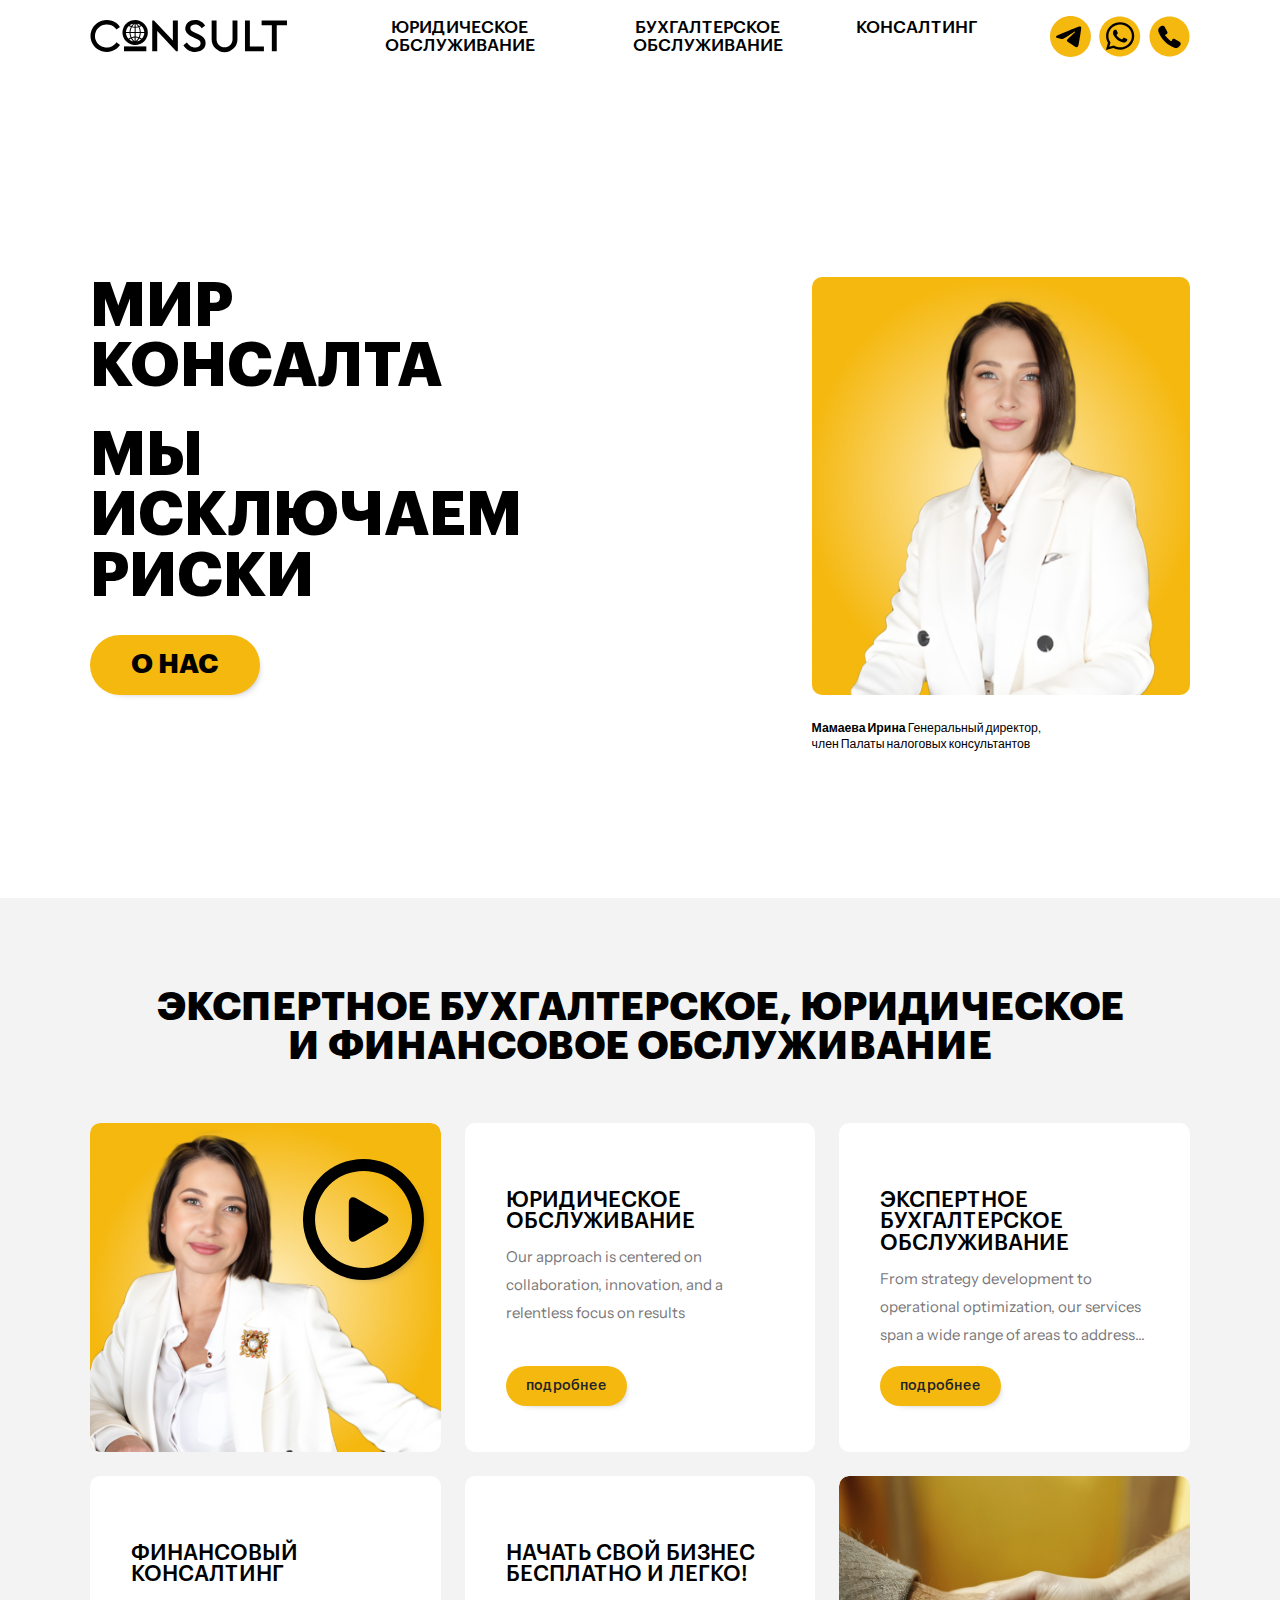
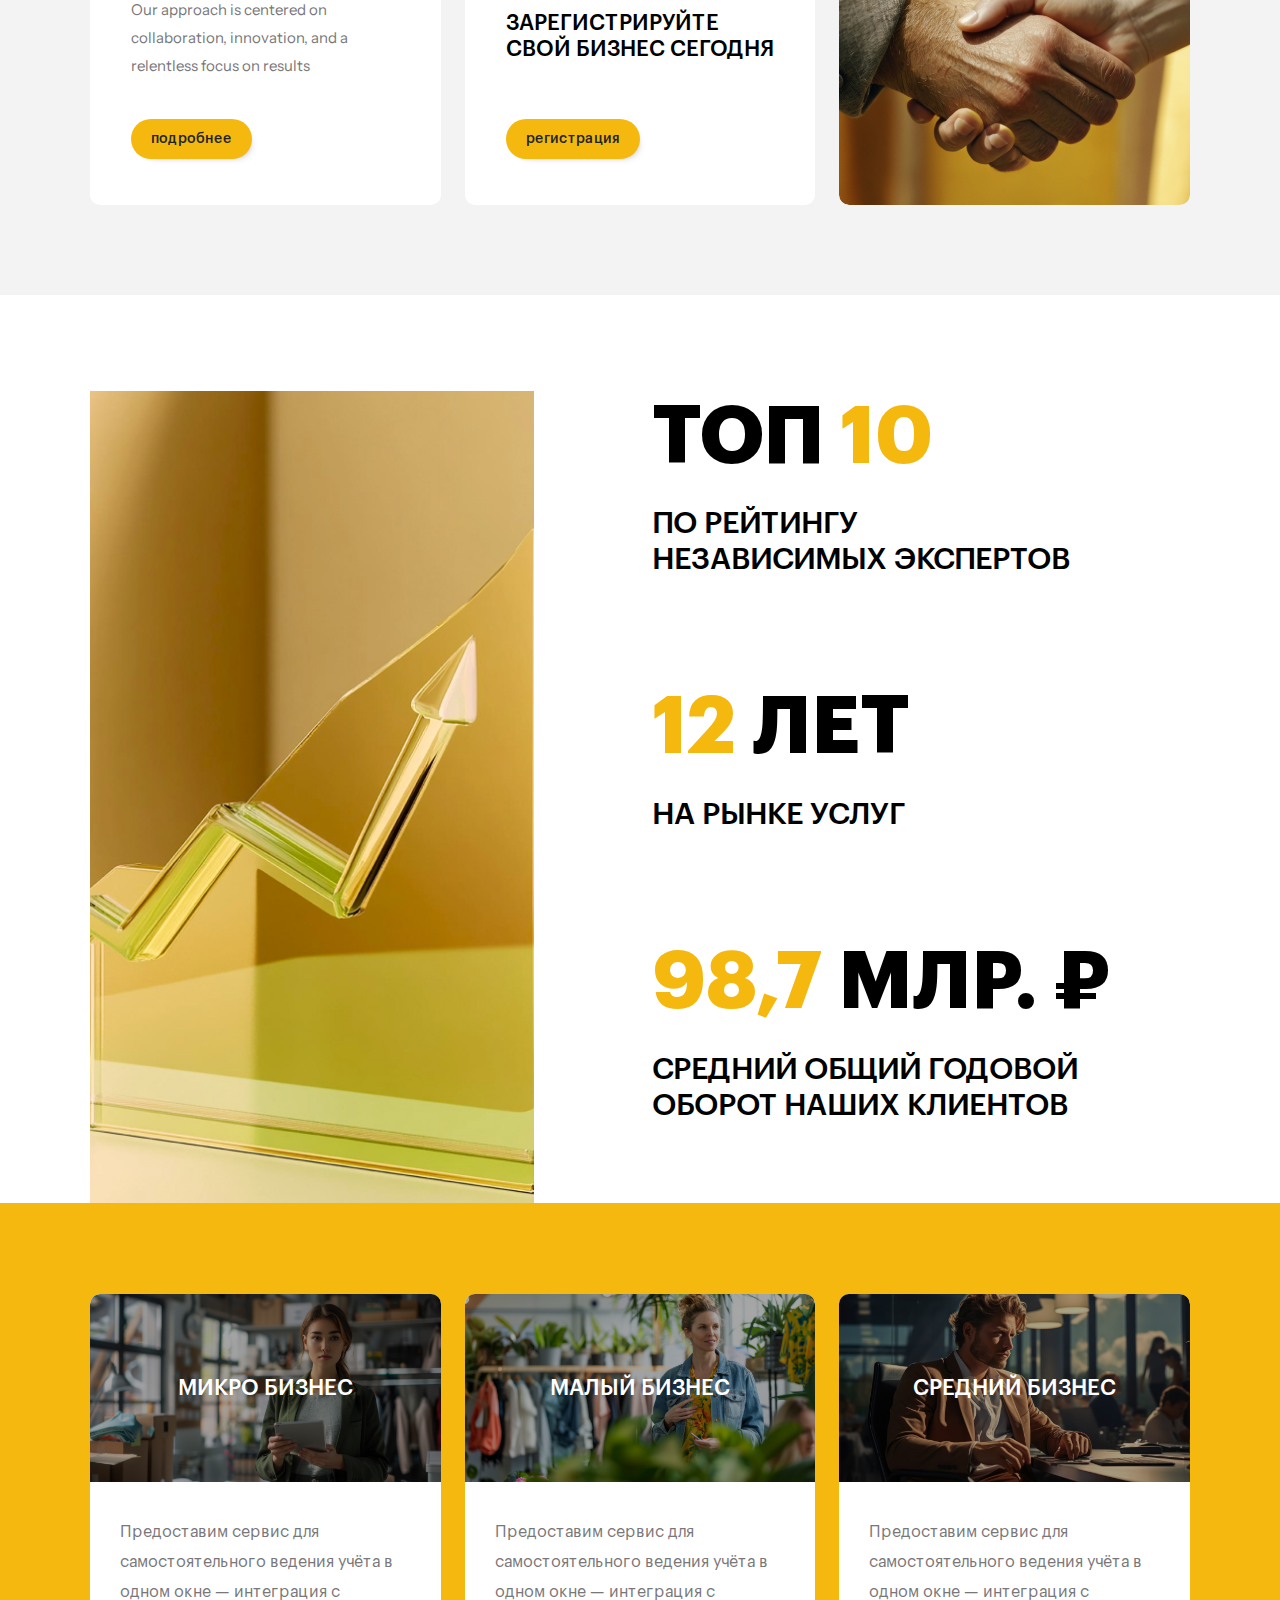
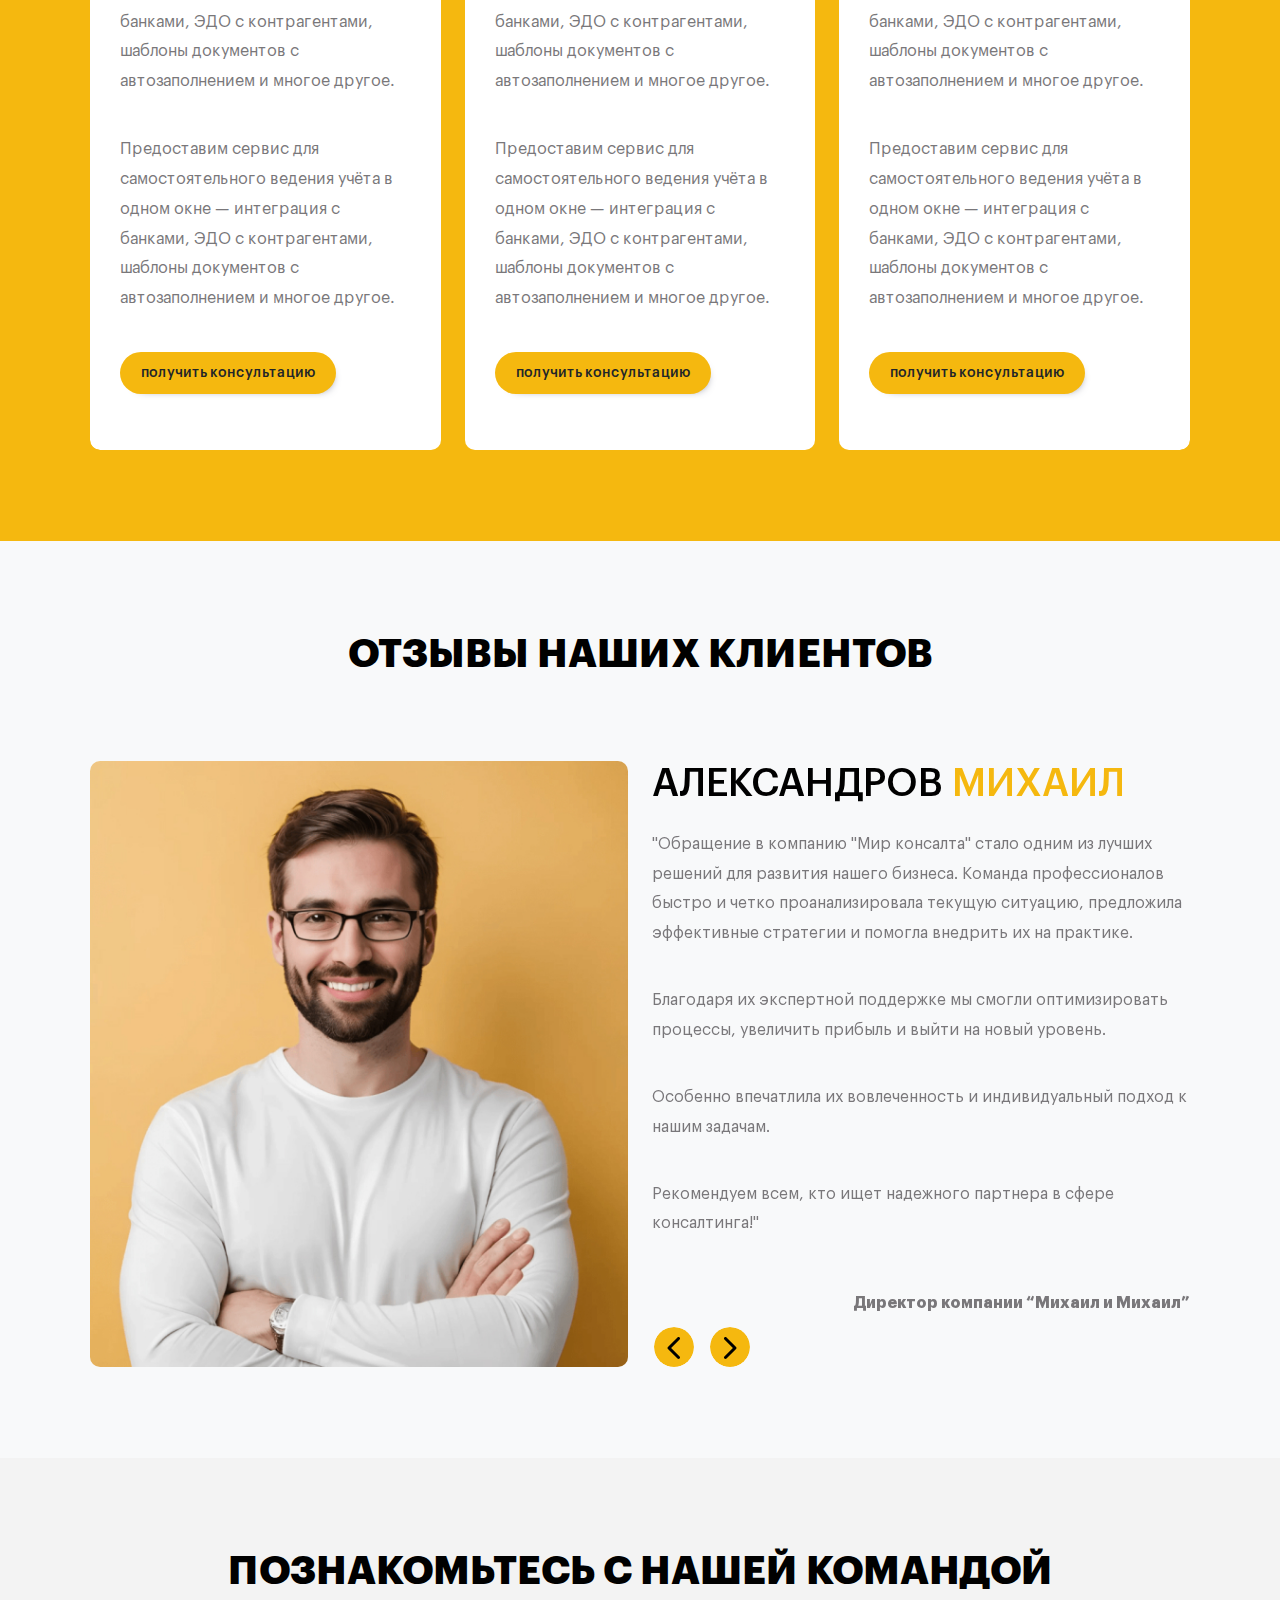
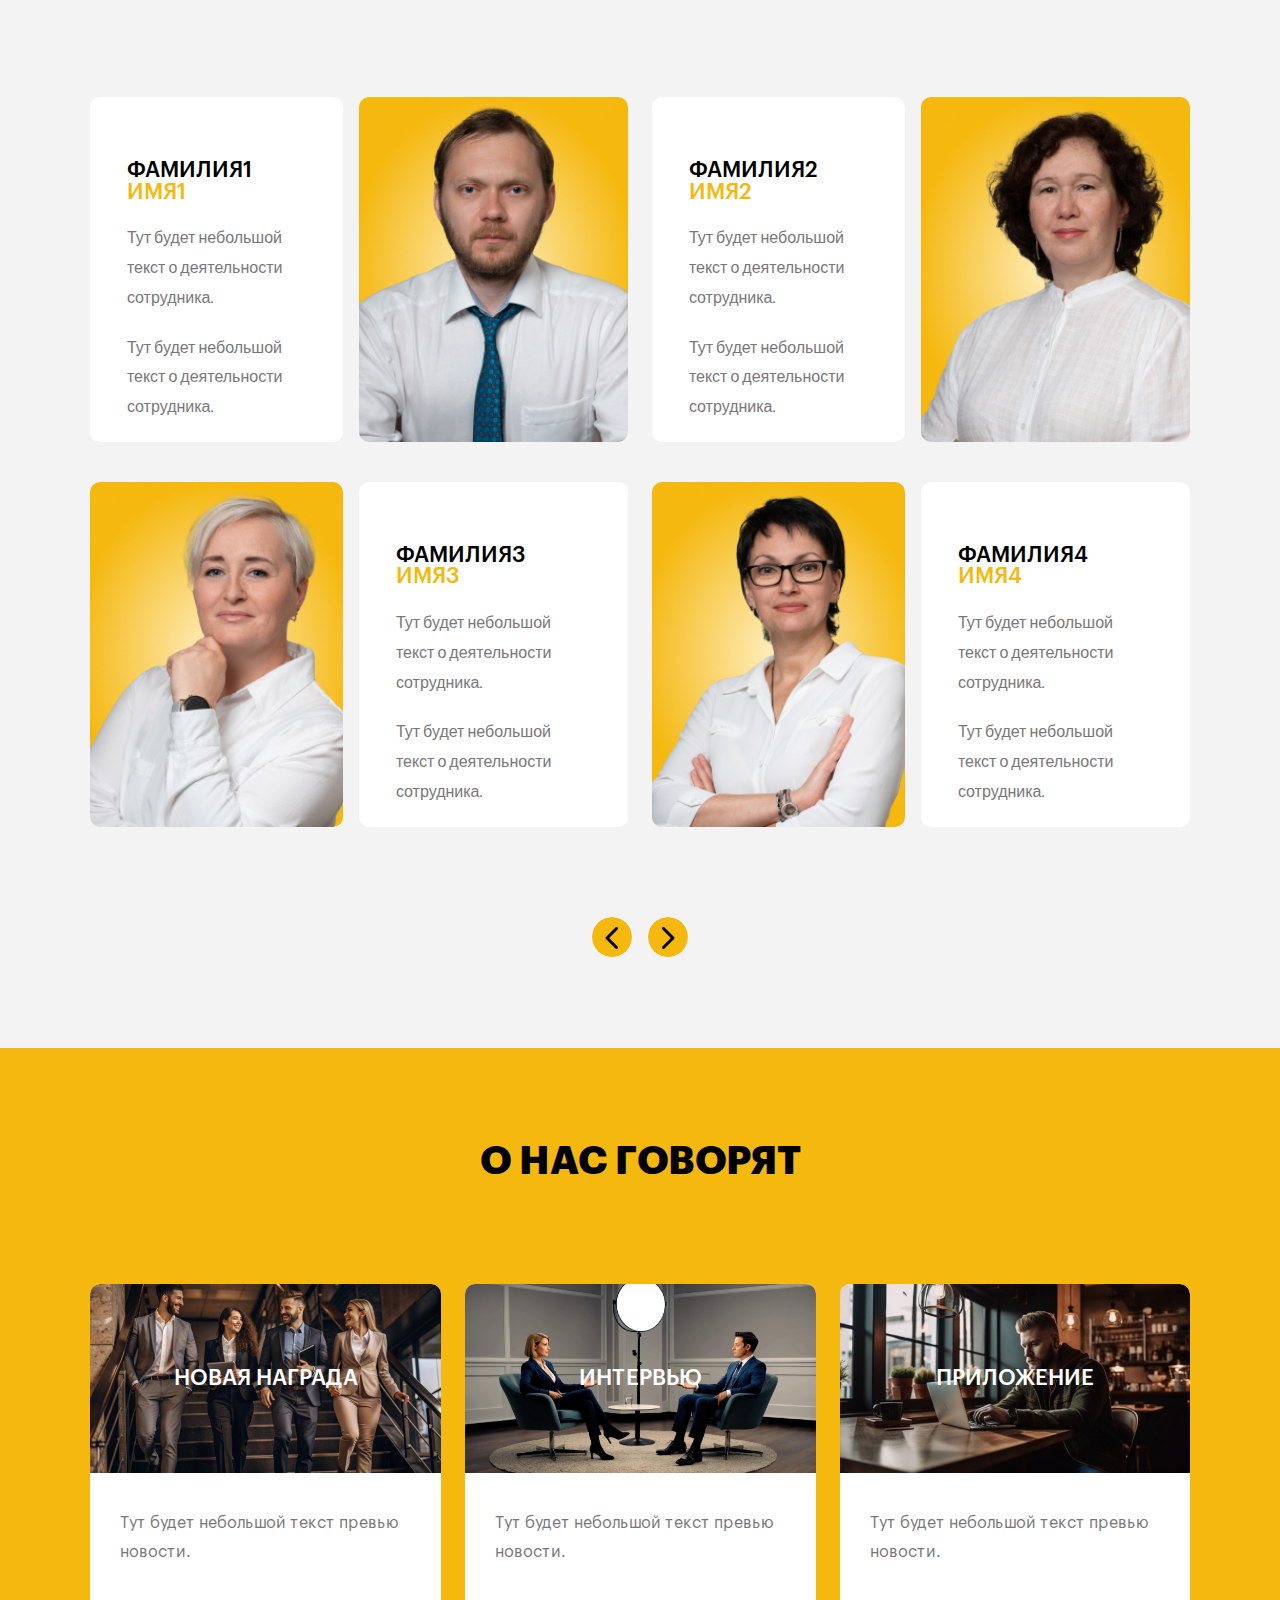
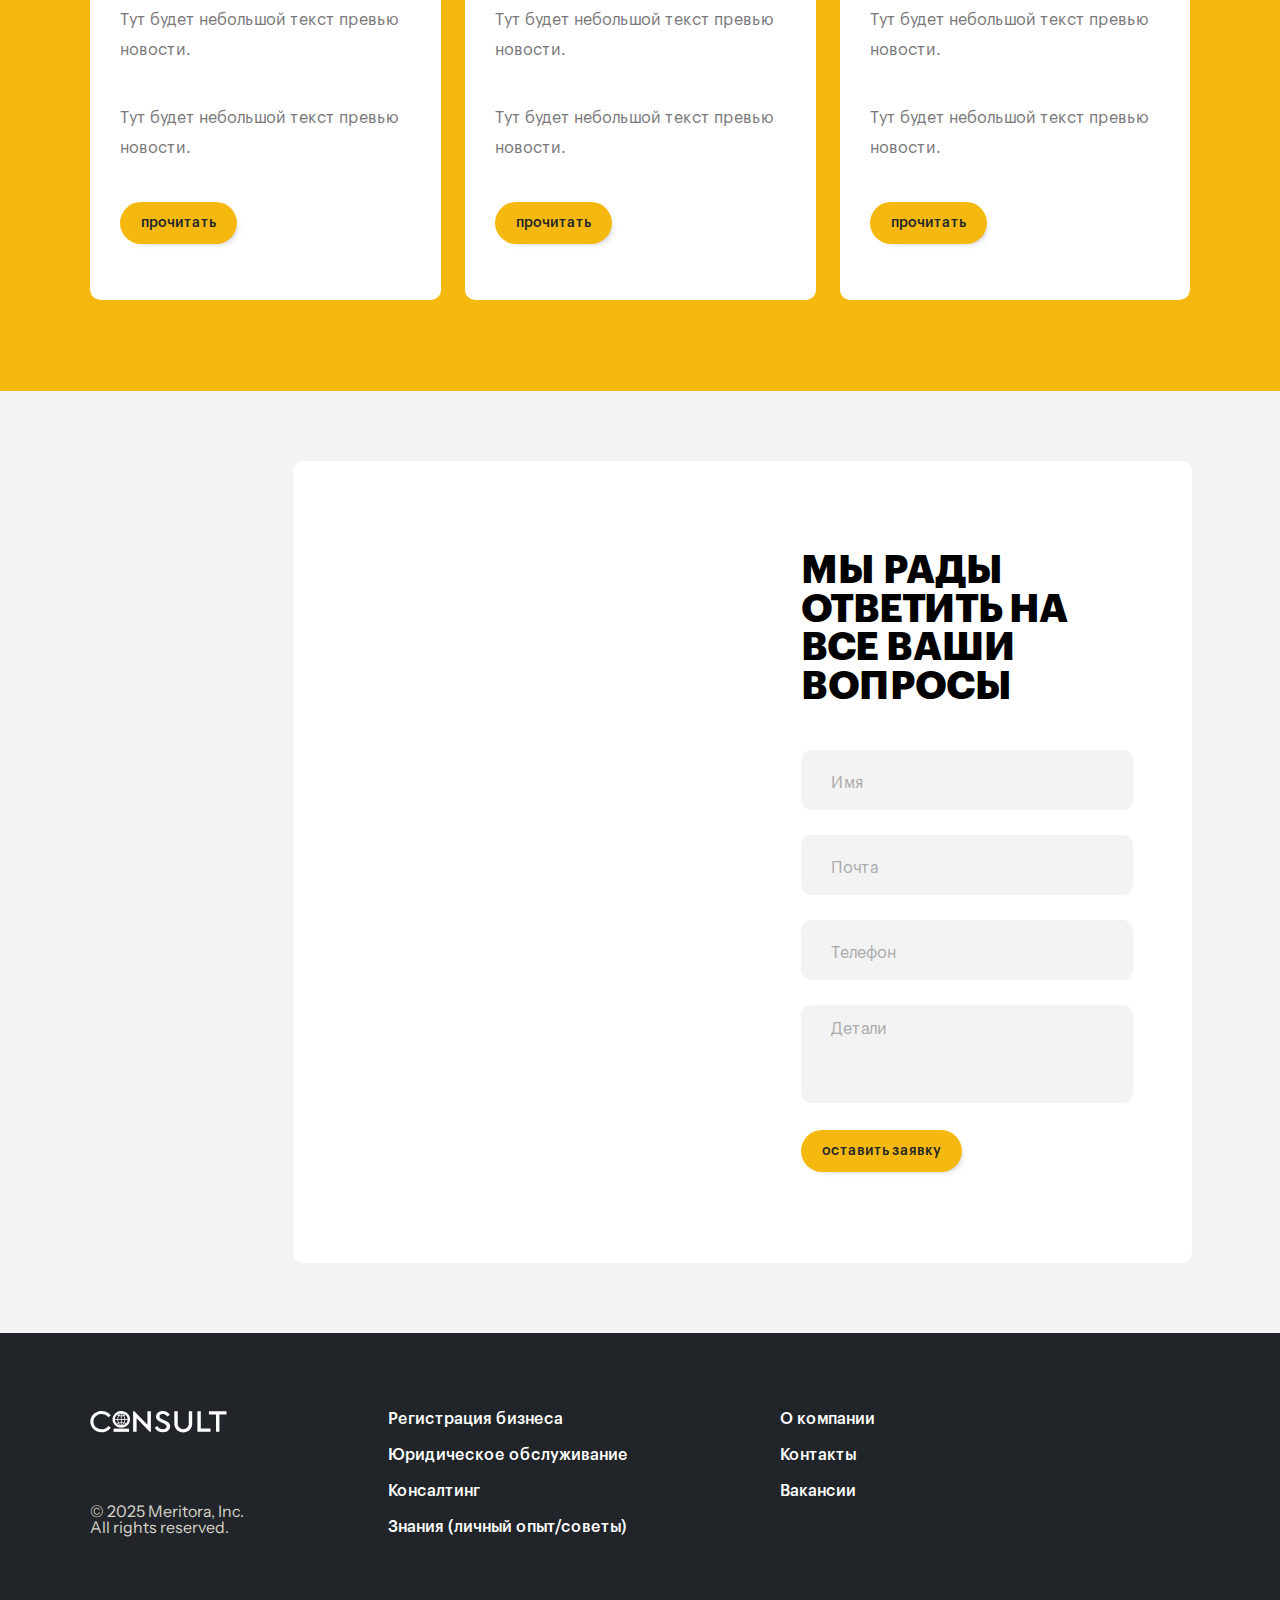
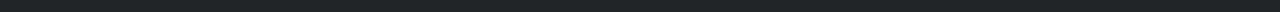
<file: index.html>
<!DOCTYPE html>
<html lang="ru">
	<head>
		<!-- Required meta tags -->
		<meta charset="utf-8" />
		<meta name="viewport" content="width=device-width, initial-scale=1" />

		<!-- Bootstrap CSS -->
		<link href="css/bootstrap.min.css" rel="stylesheet" />

		<!-- Theme CSS -->
		<link href="css/theme.css" rel="stylesheet" />

		<link rel="shortcut icon" type="image/x-icon" href="img/ico/email-ico.svg" />

		<title>Universal HTML Template | Главная 1</title>
	</head>
	<body>
		<header class="header sticky-top">
			<div class="container">
				<div class="d-flex align-items-center justify-content-between py-3">
					<!-- Логотип -->
					<a href="/" class="order-2 order-lg-1 header-logo" aria-label="Homepage">
						<img src="img/logotip-dark.svg" alt="" loading="lazy" />
					</a>

					<!-- Бургер-меню (мобильная версия) -->
					<button
						class="navbar-toggler d-lg-none"
						type="button"
						data-bs-toggle="offcanvas"
						data-bs-target="#mobileNavbar"
						aria-controls="mobileNavbar"
						aria-label="Toggle navigation"
					>
						<span class="navbar-toggler-icon"></span>
					</button>

					<!-- Навигация (для ПК) -->
					<nav
						class="d-none d-lg-flex flex-row justify-content-center order-1 order-lg-2 nav-dropdown"
					>
						<ul class="navbar-nav d-flex flex-row gap-5 px-3 navbar-nav-dropdown">
							<li class="nav-item">
								<a class="nav-link" href="#">Юридическое обслуживание</a>
							</li>
							<li class="nav-item dropdown">
								<a
									class="nav-link dropdown-toggle"
									href="#"
									id="dropdownMenuOffset"
									role="button"
									data-bs-toggle="dropdown"
									aria-expanded="false"
									data-bs-offset="-76,26"
								>
									Бухгалтерское обслуживание
								</a>
								<ul class="dropdown-menu">
									<li>
										<a class="dropdown-item" href="#"
											>Название страниц в разделе</a
										>
									</li>
									<li>
										<a class="dropdown-item" href="#"
											>Название страниц в разделе</a
										>
									</li>
									<li>
										<a class="dropdown-item" href="#"
											>Название страниц в разделе</a
										>
									</li>
								</ul>
							</li>
							<li class="nav-item">
								<a class="nav-link" href="#">Консалтинг</a>
							</li>
						</ul>
					</nav>

					<!-- Социальные сети -->
					<div class="d-flex align-items-center gap-2 social-icon order-3">
						<a href="#" class="btn p-0">
							<img
								src="img/icons/telegram-dark.svg"
								class="social-icon"
								loading="lazy"
							/>
						</a>
						<a href="#" class="btn p-0">
							<img
								src="img/icons/whatsApp-dark.svg"
								class="social-icon"
								loading="lazy"
							/>
						</a>
						<a href="#" class="btn p-0">
							<img
								src="img/icons/telephone-dark.svg"
								class="social-icon"
								loading="lazy"
							/>
						</a>
					</div>
				</div>
			</div>

			<!-- Offcanvas Навигация (для мобильных) -->
			<div
				class="offcanvas offcanvas-start"
				tabindex="-1"
				id="mobileNavbar"
				aria-labelledby="mobileNavbarLabel"
			>
				<div class="offcanvas-body">
					<ul class="navbar-nav flex-column justify-content-start">
						<li class="nav-item">
							<a class="nav-link" href="#">Юридическое обслуживание</a>
						</li>
						<li class="nav-item dropdown">
							<a
								class="nav-link dropdown-toggle"
								href="#"
								id="dropdownMenuOffset"
								role="button"
								data-bs-toggle="dropdown"
								aria-expanded="false"
								data-bs-display="static"
							>
								Бухгалтерское обслуживание
							</a>
							<ul class="dropdown-menu">
								<li>
									<a class="dropdown-item" href="#">Название страниц в разделе</a>
								</li>
								<li>
									<a class="dropdown-item" href="#">Название страниц в разделе</a>
								</li>
								<li>
									<a class="dropdown-item" href="#">Название страниц в разделе</a>
								</li>
							</ul>
						</li>
						<li class="nav-item">
							<a class="nav-link" href="#">Консалтинг</a>
						</li>
					</ul>
				</div>
			</div>
		</header>

		<section class="hero d-flex justify-content-center align-items-center">
			<div class="container">
				<div class="row justify-content-between">
					<!-- Правая колонка -->
					<div
						class="col-8 col-md-6 d-flex flex-column justify-content-between align-items-start"
					>
						<h1 class="h1 text-uppercase lh-1 display-table">МИР консалта</h1>
						<h2 class="h1 text-uppercase lh-1 display-table">Мы Исключаем Риски</h2>
						<a href="#" class="btn btn-accent w-auto">О НАС</a>
					</div>

					<!-- Левая колонка -->
					<div class="col-4 position-relative text-end">
						<img
							src="img/Mamayeva-Irina-General-Director.jpg"
							alt="Изображение"
							class="img-fluid w-100 hero-img"
						/>
						<div class="position-absolute text-start">
							<p class="hero-text">
								<span class="fw-bold"> Мамаева Ирина</span> Генеральный директор,<br />
								член Палаты налоговых консультантов
							</p>
						</div>
					</div>
				</div>
			</div>
		</section>

		<section class="accounting section bg-grey">
			<div class="container">
				<div class="row mb-5">
					<div class="col-12 text-center">
						<h2 class="h2 text-center lh-1 text-uppercase">
							Экспертное бухгалтерское, юридическое и финансовое обслуживание
						</h2>
					</div>
				</div>

				<div class="row g-4 accounting-cards position-relative">
					<div class="col-md-6 col-lg-4 order-1 order-md-0 accounting-cards-img">
						<div class="card position-relative p-0">
							<img
								src="img/Mamayeva-Irina-General-Director-2.jpg"
								alt="..."
								loading="lazy"
							/>
							<button
								class="p-0 m-0 border-none accounting-cards-play btn btn-accent video-trigger"
								data-bs-toggle="modal"
								data-bs-target="#videoModal"
								data-video-url="https://www.youtube.com/embed/qW3iZCv7vSA?si=3EfWBiOguFQ40FAI"
							>
								<img class="img-fluid" src="img/icons/play.svg" alt="..." />
							</button>
						</div>
					</div>

					<div class="col-md-6 col-lg-4 order-0 order-md-1">
						<div class="card">
							<h3 class="h3 card-title">юридическое обслуживание</h3>
							<p class="card-text">
								Our approach is centered on collaboration, innovation, and a
								relentless focus on results
							</p>
							<a href="#" class="btn btn-accent">Подробнее</a>
						</div>
					</div>

					<div class="col-md-6 col-lg-4 order-2 order-md-2">
						<div class="card">
							<h3 class="h3 card-title">Экспертное бухгалтерское обслуживание</h3>
							<p class="card-text">
								From strategy development to operational optimization, our services
								span a wide range of areas to address the unique challenges faced by
								our clients
							</p>
							<a href="#" class="btn btn-accent">Подробнее</a>
						</div>
					</div>

					<div class="col-md-6 col-lg-4 order-3 order-md-3">
						<div class="card">
							<h3 class="h3 card-title">финансовый консалтинг</h3>
							<p class="card-text">
								Our approach is centered on collaboration, innovation, and a
								relentless focus on results
							</p>
							<a href="#" class="btn btn-accent">Подробнее</a>
						</div>
					</div>

					<div class="col-md-6 col-lg-4 order-5 order-md-4">
						<div class="card">
							<h3 class="h3 card-title w-100 mb-3 mb-md-4">
								Начать свой бизнес Бесплатно И легко!
							</h3>
							<p class="h3 mb-3 mb-md-4 mb-md-auto">
								ЗАРЕГИСТРИРУЙТЕ СВОЙ БИЗНЕС СЕГОДНЯ
							</p>
							<p class="d-block d-md-none lh-sm mb-3">
								Hear directly from our satisfied clients about the tangible benefits
								they have realized through our partnership
							</p>
							<button
								class="btn btn-accent"
								data-bs-toggle="modal"
								data-bs-target="#contactModal"
							>
								РЕГИСТРАЦИЯ
							</button>
						</div>
					</div>

					<div class="col-md-6 col-lg-4 order-4 order-md-5 accounting-cards-img">
						<div class="card position-relative p-0">
							<img src="img/handshake.jpg" alt="..." loading="lazy" />
						</div>
					</div>
				</div>
			</div>
		</section>

		<section class="section-line d-flex align-items-center">
			<div class="container">
				<div class="row justify-content-between align-items-stretch h-100">
					<!-- Левая колонка с изображением -->
					<div class="order-1 order-md-0 col-md-5 d-flex justify-content-center mb-0">
						<img
							src="img/line.jpg"
							alt="Описание изображения"
							class="img-fluid ms-0 me-auto"
						/>
					</div>

					<!-- Правая колонка с текстовым блоком -->
					<div
						class="order-0 order-md-1 col-md-6 d-flex flex-column justify-content-between section-line-text-wrapper"
					>
						<!-- Первый блок текста -->
						<div class="mb-4">
							<h3 class="section-line-title">
								ТОП <span class="color-accent">10</span>
							</h3>
							<p>
								по рейтингу <br />
								независимых экспертов
							</p>
						</div>
						<!-- Второй блок текста -->
						<div class="mb-4">
							<h3 class="section-line-title">
								<span class="color-accent">12</span> лет
							</h3>
							<p>на рынке услуг</p>
						</div>
						<!-- Третий блок текста -->
						<div>
							<h3 class="section-line-title">
								<span class="color-accent">98,7</span> млр. ₽
							</h3>
							<p>
								средний общий годовой <br />
								оборот наших клиентов
							</p>
						</div>
					</div>
				</div>
			</div>
		</section>

		<section class="section-prices section bg-accent">
			<div class="container">
				<h2 class="visually-hidden">Наши Тарифы</h2>

				<!-- Карусель с тарифами -->
				<div
					id="pricesCarousel"
					class="carousel slide"
					data-bs-ride="carousel"
					data-bs-touch="true"
				>
					<div class="carousel-inner gap-4">
						<div class="carousel-item active">
							<div class="card">
								<div class="card-img-container position-relative">
									<img
										src="img/tariff1.jpg"
										class="card-img-top"
										alt="Микро бизнес"
									/>
									<h3
										class="card-title-overlay position-absolute top-50 start-50 translate-middle text-white"
									>
										Микро бизнес
									</h3>
								</div>
								<div class="card-body">
									<p class="card-text">
										Предоставим сервис для самостоятельного ведения учёта в
										одном окне — интеграция с банками, ЭДО с контрагентами,
										шаблоны документов с автозаполнением и многое другое.
									</p>
									<p class="card-text">
										Предоставим сервис для самостоятельного ведения учёта в
										одном окне — интеграция с банками, ЭДО с контрагентами,
										шаблоны документов с автозаполнением и многое другое.
									</p>
									<button
										class="btn btn-accent"
										data-bs-toggle="modal"
										data-bs-target="#contactModal"
									>
										получить консультацию
									</button>
								</div>
							</div>
						</div>
						<div class="carousel-item">
							<div class="card">
								<div class="card-img-container position-relative">
									<img
										src="img/tariff2.jpg"
										class="card-img-top"
										alt="Малый бизнес"
									/>
									<h3
										class="card-title-overlay position-absolute top-50 start-50 translate-middle text-white"
									>
										Малый бизнес
									</h3>
								</div>
								<div class="card-body">
									<p class="card-text">
										Предоставим сервис для самостоятельного ведения учёта в
										одном окне — интеграция с банками, ЭДО с контрагентами,
										шаблоны документов с автозаполнением и многое другое.
									</p>
									<p class="card-text">
										Предоставим сервис для самостоятельного ведения учёта в
										одном окне — интеграция с банками, ЭДО с контрагентами,
										шаблоны документов с автозаполнением и многое другое.
									</p>
									<button
										class="btn btn-accent"
										data-bs-toggle="modal"
										data-bs-target="#contactModal"
									>
										получить консультацию
									</button>
								</div>
							</div>
						</div>
						<div class="carousel-item">
							<div class="card">
								<div class="card-img-container position-relative">
									<img
										src="img/tariff3.jpg"
										class="card-img-top"
										alt="средний бизнес"
									/>
									<h3
										class="card-title-overlay position-absolute top-50 start-50 translate-middle text-white"
									>
										средний бизнес
									</h3>
								</div>
								<div class="card-body">
									<p class="card-text">
										Предоставим сервис для самостоятельного ведения учёта в
										одном окне — интеграция с банками, ЭДО с контрагентами,
										шаблоны документов с автозаполнением и многое другое.
									</p>
									<p class="card-text">
										Предоставим сервис для самостоятельного ведения учёта в
										одном окне — интеграция с банками, ЭДО с контрагентами,
										шаблоны документов с автозаполнением и многое другое.
									</p>
									<button
										class="btn btn-accent"
										data-bs-toggle="modal"
										data-bs-target="#contactModal"
									>
										получить консультацию
									</button>
								</div>
							</div>
						</div>
					</div>

					<!-- Управление каруселью на мобильных устройствах -->
					<div
						class="carousel-controls d-flex justify-content-center gap-3 d-block d-lg-none"
					>
						<button type="button" data-bs-target="#pricesCarousel" data-bs-slide="prev">
							<span class="visually-hidden">Предыдущий</span>
						</button>
						<button type="button" data-bs-target="#pricesCarousel" data-bs-slide="next">
							<span class="visually-hidden">Следующий</span>
						</button>
					</div>
				</div>
			</div>
		</section>

		<section class="section-reviews section bg-light">
			<div class="container">
				<h2 class="text-center text-uppercase section-reviews-title">
					отзывы наших клиентов
				</h2>

				<!-- Карусель с отзывами -->
				<div id="reviewsCarousel" class="carousel slide">
					<!-- data-bs-ride="carousel" -->
					<div class="carousel-inner">
						<div class="carousel-item active">
							<div class="row">
								<div class="col-12 col-lg-6 text-center text-lg-start mb-3 mb-lg-0">
									<img
										src="img/feedback-men.jpg"
										class="img-fluid"
										alt="Отзыв 1"
									/>
								</div>
								<div
									class="col-12 col-lg-6 d-flex flex-column justify-content-between"
								>
									<h3 class="review-title h2">
										Александров <span class="color-accent">Михаил</span>
									</h3>

									<div class="review-text">
										<p>
											"Обращение в компанию "Мир консалта" стало одним из
											лучших решений для развития нашего бизнеса. Команда
											профессионалов быстро и четко проанализировала текущую
											ситуацию, предложила эффективные стратегии и помогла
											внедрить их на практике.
										</p>

										<p>
											Благодаря их экспертной поддержке мы смогли
											оптимизировать процессы, увеличить прибыль и выйти на
											новый уровень.
										</p>

										<p>
											Особенно впечатлила их вовлеченность и индивидуальный
											подход к нашим задачам.
										</p>

										<p>
											Рекомендуем всем, кто ищет надежного партнера в сфере
											консалтинга!"
										</p>
									</div>
									<p class="review-author">Директор компании “Михаил и Михаил”</p>
								</div>
							</div>
						</div>
						<div class="carousel-item">
							<div class="row">
								<div class="col-12 col-lg-6 text-center text-lg-start mb-3 mb-lg-0">
									<img
										src="img/feedback-men.jpg"
										class="img-fluid"
										alt="Отзыв 1"
									/>
								</div>
								<div
									class="col-12 col-lg-6 d-flex flex-column justify-content-between"
								>
									<h3 class="review-title h2">
										Александров <span class="color-accent">Михаил</span>
									</h3>
									<p class="review-text">
										"Благодаря вашей команде, наш бизнес вышел на новый уровень.
										Отличный сервис и профессиональный подход!"
									</p>
									<p class="review-author">Иван Иванов</p>
								</div>
							</div>
						</div>
						<div class="carousel-item">
							<div class="row">
								<div class="col-12 col-lg-6 text-center text-lg-start mb-3 mb-lg-0">
									<img
										src="img/feedback-men.jpg"
										class="img-fluid"
										alt="Отзыв 1"
									/>
								</div>
								<div
									class="col-12 col-lg-6 d-flex flex-column justify-content-between"
								>
									<h3 class="review-title h2">
										Александров <span class="color-accent">Михаил</span>
									</h3>
									<p class="review-text">
										"Благодаря вашей команде, наш бизнес вышел на новый уровень.
										Отличный сервис и профессиональный подход!"
									</p>
									<p class="review-author">Иван Иванов</p>
								</div>
							</div>
						</div>
						<!-- Пагинация и управление слайдером -->
						<div class="carousel-controls d-flex gap-3">
							<button
								type="button"
								id="reviewsCarouselPrev"
								data-bs-target="#reviewsCarousel"
								data-bs-slide="prev"
							>
								<span class="visually-hidden">Предыдущий</span>
							</button>
							<button
								type="button"
								id="reviewsCarouselNext"
								data-bs-target="#reviewsCarousel"
								data-bs-slide="next"
							>
								<span class="visually-hidden">Следующий</span>
							</button>
						</div>
					</div>
				</div>
			</div>
		</section>

		<section class="team-section section bg-grey">
			<div class="container">
				<h2 class="text-center h2 text-uppercase">познакомьтесь с нашей командой</h2>
				<div id="teamSlider" class="carousel slide" data-bs-ride="carousel">
					<div class="carousel-inner">
						<!-- Карточки будут добавлены динамически -->
					</div>
					<!-- Контролы слайдера -->
					<div class="carousel-controls d-flex gap-3">
						<button
							class="ms-auto"
							type="button"
							id="teamCarouselPrev"
							data-bs-target="#teamSlider"
							data-bs-slide="prev"
						>
							<span class="visually-hidden">Предыдущий</span>
						</button>
						<button
							class="me-auto"
							type="button"
							id="teamCarouselNext"
							data-bs-target="#teamSlider"
							data-bs-slide="next"
						>
							<span class="visually-hidden">Следующий</span>
						</button>
					</div>
				</div>
			</div>
		</section>

		<section class="section-about section bg-accent">
			<div class="container">
				<h2 class="text-center section-about-title text-uppercase">О нас говорят</h2>

				<!-- Карусель с услугами -->
				<div
					id="aboutCarousel"
					class="carousel slide"
					data-bs-ride="carousel"
					data-bs-touch="true"
				>
					<div class="carousel-inner gap-4">
						<div class="carousel-item active">
							<div class="card">
								<div class="card-img-container position-relative">
									<img
										src="img/about-us-1.jpg"
										class="card-img-top"
										alt="новая награда"
									/>
									<h3
										class="card-title-overlay position-absolute top-50 start-50 translate-middle text-white"
									>
										новая награда
									</h3>
								</div>
								<div class="card-body">
									<p class="card-text">
										Тут будет небольшой текст превью новости.
									</p>
									<p class="card-text">
										Тут будет небольшой текст превью новости.
									</p>
									<p class="card-text">
										Тут будет небольшой текст превью новости.
									</p>
									<a href="#" class="btn btn-accent">прочитать</a>
								</div>
							</div>
						</div>
						<div class="carousel-item">
							<div class="card">
								<div class="card-img-container position-relative">
									<img
										src="img/about-us-2.jpg"
										class="card-img-top"
										alt="Автоматизация"
									/>
									<h3
										class="card-title-overlay position-absolute top-50 start-50 translate-middle text-white"
									>
										интервью
									</h3>
								</div>
								<div class="card-body">
									<p class="card-text">
										Тут будет небольшой текст превью новости.
									</p>
									<p class="card-text">
										Тут будет небольшой текст превью новости.
									</p>
									<p class="card-text">
										Тут будет небольшой текст превью новости.
									</p>
									<a href="#" class="btn btn-accent">прочитать</a>
								</div>
							</div>
						</div>
						<div class="carousel-item">
							<div class="card">
								<div class="card-img-container position-relative">
									<img
										src="img/about-us-3.jpg"
										class="card-img-top"
										alt="приложение"
									/>
									<h3
										class="card-title-overlay position-absolute top-50 start-50 translate-middle text-white"
									>
										приложение
									</h3>
								</div>
								<div class="card-body">
									<p class="card-text">
										Тут будет небольшой текст превью новости.
									</p>
									<p class="card-text">
										Тут будет небольшой текст превью новости.
									</p>
									<p class="card-text">
										Тут будет небольшой текст превью новости.
									</p>
									<a href="#" class="btn btn-accent">прочитать</a>
								</div>
							</div>
						</div>
					</div>

					<!-- Управление каруселью на мобильных устройствах -->
					<div
						class="carousel-controls d-flex justify-content-center gap-3 d-block d-md-none"
					>
						<button type="button" data-bs-target="#aboutCarousel" data-bs-slide="prev">
							<span class="visually-hidden">Предыдущий</span>
						</button>
						<button type="button" data-bs-target="#aboutCarousel" data-bs-slide="next">
							<span class="visually-hidden">Следующий</span>
						</button>
					</div>
				</div>
			</div>
		</section>

		<section class="contact-section bg-grey" aria-labelledby="contact-title">
			<div class="container">
				<div
					class="row justify-content-center justify-content-md-between position-relative contact-section-form-inner align-items-center"
				>
					<div class="col-12 col-md-7 z-2 mb-5 mb-md-0">
						<img
							src="img/woman-working-call-center-talking-with-clients-using-headphones-microphone.jpg"
							alt="Оператор колл-центра общается с клиентами по гарнитуре"
							class="contact-section-img w-100"
							loading="lazy"
						/>
					</div>

					<div class="col-12 col-md-4 z-2">
						<h2
							aria-labelledby="contact-title"
							class="contact-section-title text-uppercase"
						>
							мы рады
							<span style="letter-spacing: -0.03em">ответить на все</span> ваши
							вопросы
						</h2>
						<form
							class="w-100 contact-section-form"
							id="contactForm"
							novalidate
							aria-describedby="form-instruction"
						>
							<p id="form-instruction" class="visually-hidden">
								Введите ваше имя, email и телефон (они обязательны для заполнения),
								а также, если необходимо, оставьте комментарий.
							</p>

							<label class="custom-field">
								<input
									name="name"
									type="text"
									placeholder="Ваше имя"
									required
									aria-required="true"
								/>
								<span class="placeholder">Имя</span>
								<span class="error-message" aria-live="polite"></span>
							</label>
							<label class="custom-field">
								<input
									name="email"
									type="email"
									placeholder="Ваш e-mail"
									required
									aria-required="true"
								/>
								<span class="placeholder">Почта</span>
								<span class="error-message" aria-live="polite"></span>
							</label>
							<label class="custom-field">
								<input
									name="phone"
									type="tel"
									placeholder="Ваш номер телефона"
									required
									aria-required="true"
								/>
								<span class="placeholder">Телефон</span>
								<span class="error-message" aria-live="polite"></span>
							</label>
							<label class="custom-field mb-4">
								<textarea
									name="comment"
									placeholder="Сообщение или детали запроса"
									rows="3"
									maxlength="300"
									aria-describedby="comment-help"
								></textarea>
								<span class="placeholder">Детали</span>
								<small id="comment-help" class="visually-hidden"
									>Максимальная длина сообщения — 300 символов.</small
								>
							</label>
							<button
								type="submit"
								class="btn btn-accent"
								aria-label="Отправить заявку"
							>
								оставить заявку
							</button>
						</form>

						<div
							id="successMessage"
							class="success-message"
							role="alert"
							aria-live="assertive"
						>
							<p class="h2">Форма успешно отправлена!</p>
						</div>
					</div>
				</div>
			</div>
		</section>

		<!-- Модальное окно для видео -->
		<div
			class="modal fade"
			id="videoModal"
			tabindex="-1"
			aria-labelledby="videoModalLabel"
			aria-hidden="true"
			data-bs-backdrop="static"
		>
			<div class="modal-dialog modal-dialog-centered modal-custom">
				<div class="modal-content justify-content-center">
					<div class="modal-header">
						<h5
							class="modal-title h2 text-center lh-1 text-uppercase"
							id="videoModalLabel"
						>
							Экспертное бухгалтерское, юридическое и финансовое обслуживание
						</h5>
					</div>
					<div class="modal-body p-0 align-content-center">
						<div class="ratio ratio-16x9 video-container">
							<iframe
								src=""
								frameborder="0"
								allow="autoplay; encrypted-media"
								allowfullscreen
								id="modalVideoIframe"
							></iframe>
						</div>
					</div>
				</div>
			</div>
		</div>

		<div
			class="modal fade bg-light"
			id="contactModal"
			tabindex="-1"
			aria-labelledby="contactModalLabel"
			aria-hidden="true"
		>
			<div class="modal-dialog modal-dialog-centered h-100">
				<div class="modal-content">
					<div class="modal-header">
						<h5 class="modal-title text-uppercase" id="contactModalLabel">
							Оставьте заявку
						</h5>
						<button
							type="button"
							class="btn-close"
							data-bs-dismiss="modal"
							aria-label="Закрыть"
						></button>
					</div>
					<div class="modal-body">
						<form class="w-100 contact-section-form" id="contactForm" novalidate>
							<label class="custom-field">
								<input name="name" type="text" placeholder="Ваше имя" required />
								<span class="placeholder">Имя</span>
								<span class="error-message" aria-live="polite"></span>
							</label>
							<label class="custom-field">
								<input
									name="email"
									type="email"
									placeholder="Ваш e-mail"
									required
								/>
								<span class="placeholder">Почта</span>
								<span class="error-message" aria-live="polite"></span>
							</label>
							<label class="custom-field">
								<input
									name="phone"
									type="tel"
									placeholder="Ваш номер телефона"
									required
								/>
								<span class="placeholder">Телефон</span>
								<span class="error-message" aria-live="polite"></span>
							</label>
							<label class="custom-field mb-4">
								<textarea
									name="comment"
									placeholder="Сообщение или детали запроса"
									rows="3"
									maxlength="300"
								></textarea>
								<span class="placeholder">Детали</span>
							</label>
							<button type="submit" class="btn btn-accent">Оставить заявку</button>
						</form>

						<div
							id="successMessage"
							class="success-message text-center mt-3"
						>
							<p class="h2">Форма успешно отправлена!</p>
						</div>
					</div>
				</div>
			</div>
		</div>

		<footer class="footer bg-dark text-white">
			<div class="container">
				<div class="row row-cols-1 row-cols-md-4 gy-4 align-items-stretch">
					<div class="col col-md-3 col-lg-2 d-flex flex-column justify-content-between r">
						<a href="#" class="footer-logo">
							<img src="img/logotip-light.svg" alt="Логотип" class="img-fluid" />
						</a>
						<p class="footer-copyright d-none d-md-block m-0">
							&copy; 2025 Meritora, Inc. <br />
							All rights reserved.
						</p>
					</div>

					<div class="col col-md-5 col-lg-4 footer-link-wrapper">
						<ul class="list-unstyled footer-link mt-0">
							<li>
								<a href="#" class="text-white text-decoration-none"
									>Регистрация бизнеса</a
								>
							</li>
							<li>
								<a href="#" class="text-white text-decoration-none"
									>Юридическое обслуживание</a
								>
							</li>
							<li>
								<a href="#" class="text-white text-decoration-none">Консалтинг</a>
							</li>
							<li>
								<a href="#" class="text-white text-decoration-none"
									>Знания (личный опыт/советы)</a
								>
							</li>
						</ul>
					</div>

					<div class="col col-md-3 col-lg-4">
						<ul class="list-unstyled mt-0">
							<li>
								<a href="#" class="text-white text-decoration-none">О компании</a>
							</li>
							<li>
								<a href="#" class="text-white text-decoration-none">Контакты</a>
							</li>
							<li>
								<a href="#" class="text-white text-decoration-none">Вакансии</a>
							</li>
						</ul>
					</div>

					<div class="col col-md-1 col-lg-2 align-content-center footer-social-icons">
						<div class="social-icons d-flex gap-2 flex-md-column flex-lg-row">
							<a href="#" class="p-0">
								<img src="img/icons/vk.svg" class="social-icon" loading="lazy" />
							</a>
							<a href="#" class="p-0">
								<img
									src="img/icons/youtube.svg"
									class="social-icon"
									loading="lazy"
								/>
							</a>
							<a href="#" class="p-0">
								<img
									src="img/icons/telegram.svg"
									class="social-icon"
									loading="lazy"
								/>
							</a>
						</div>
					</div>
				</div>
				<!-- Копирайт для больших экранов -->
				<p class="footer-copyright d-md-none mb-0">
					&copy; 2025 Meritora, Inc.
					<br />All rights reserved.
				</p>
			</div>
		</footer>

		<script type="text/javascript" src="js/bootstrap.bundle.min.js"></script>

		<!-- jQuery -->
		<script src="js/jquery-1.5.1.min.js"></script>

		<!-- main scripts -->
		<script type="module" src="js/index.js"></script>

		<!-- validate form scripts -->
		<script src="js/validate-form-main.js"></script>

		<!-- validate form scripts -->
		<script src="js/modal-video.js"></script>
	</body>
</html>
</file>
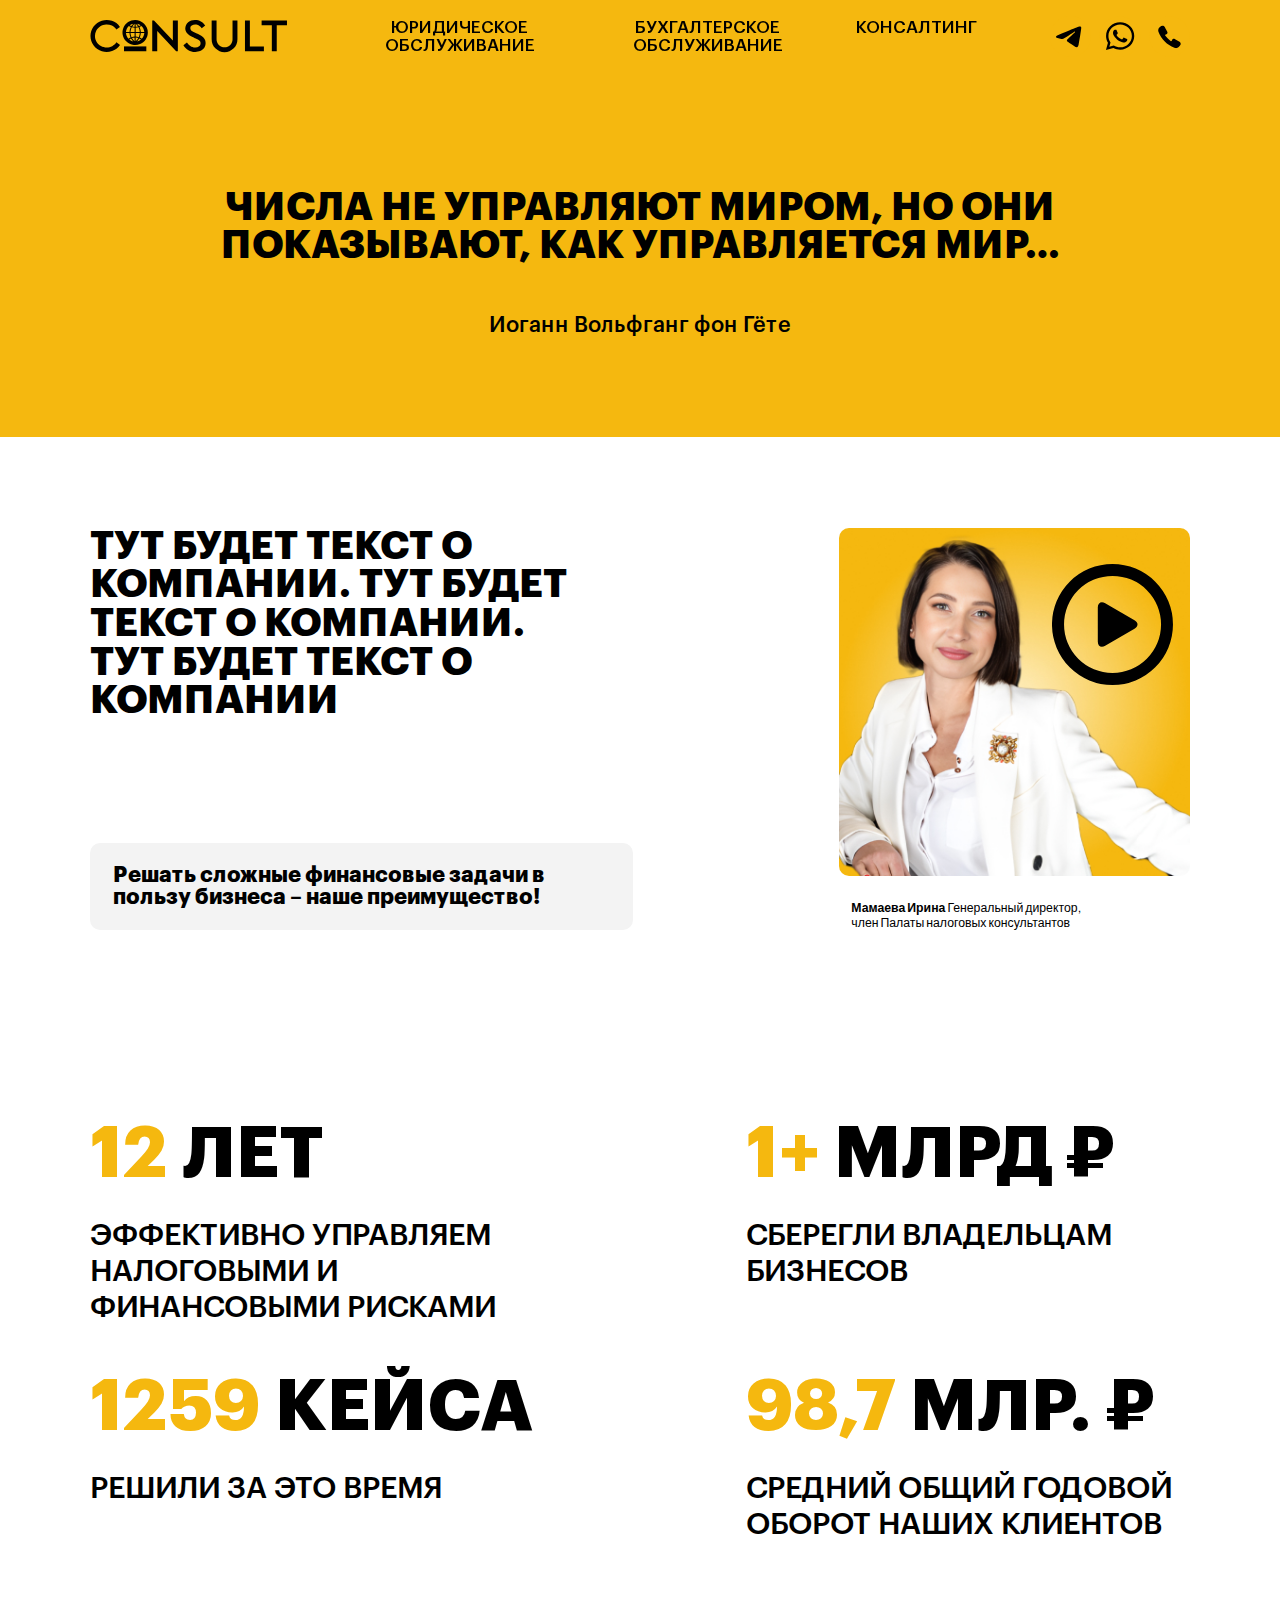
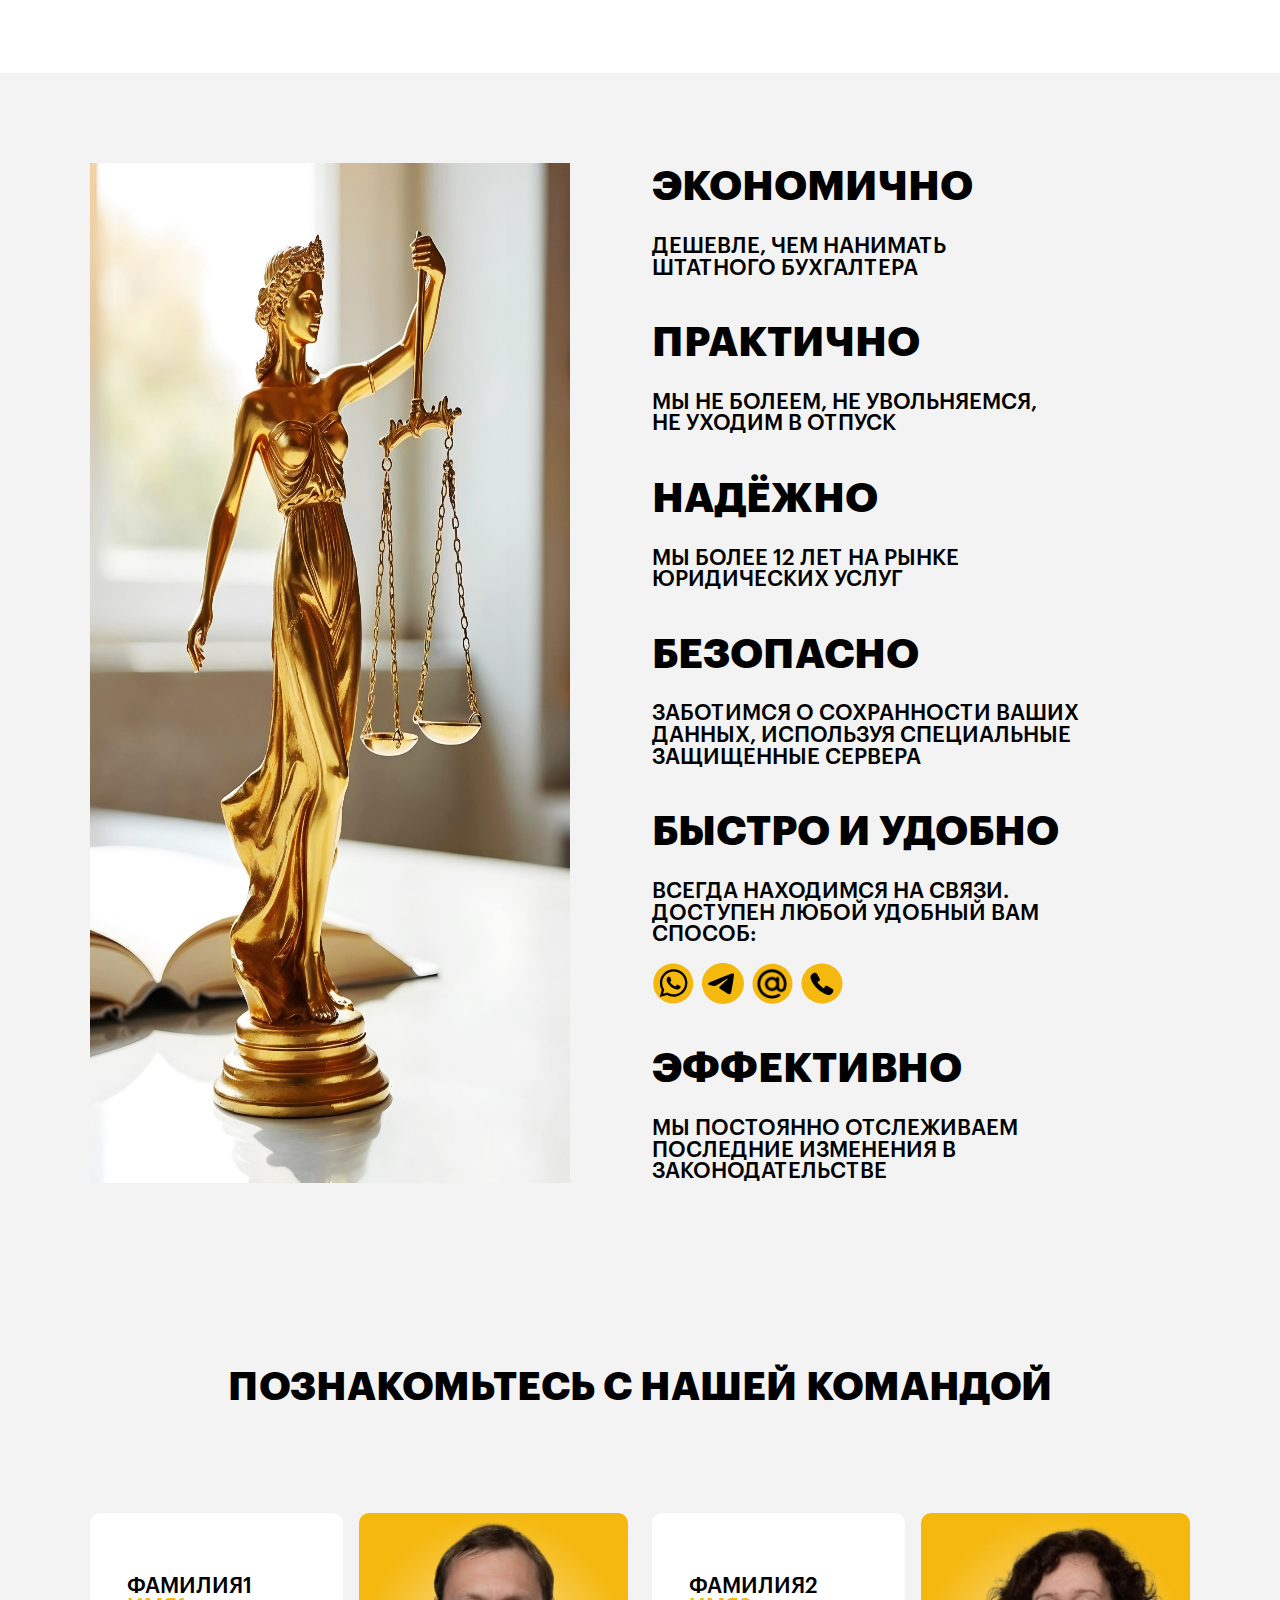
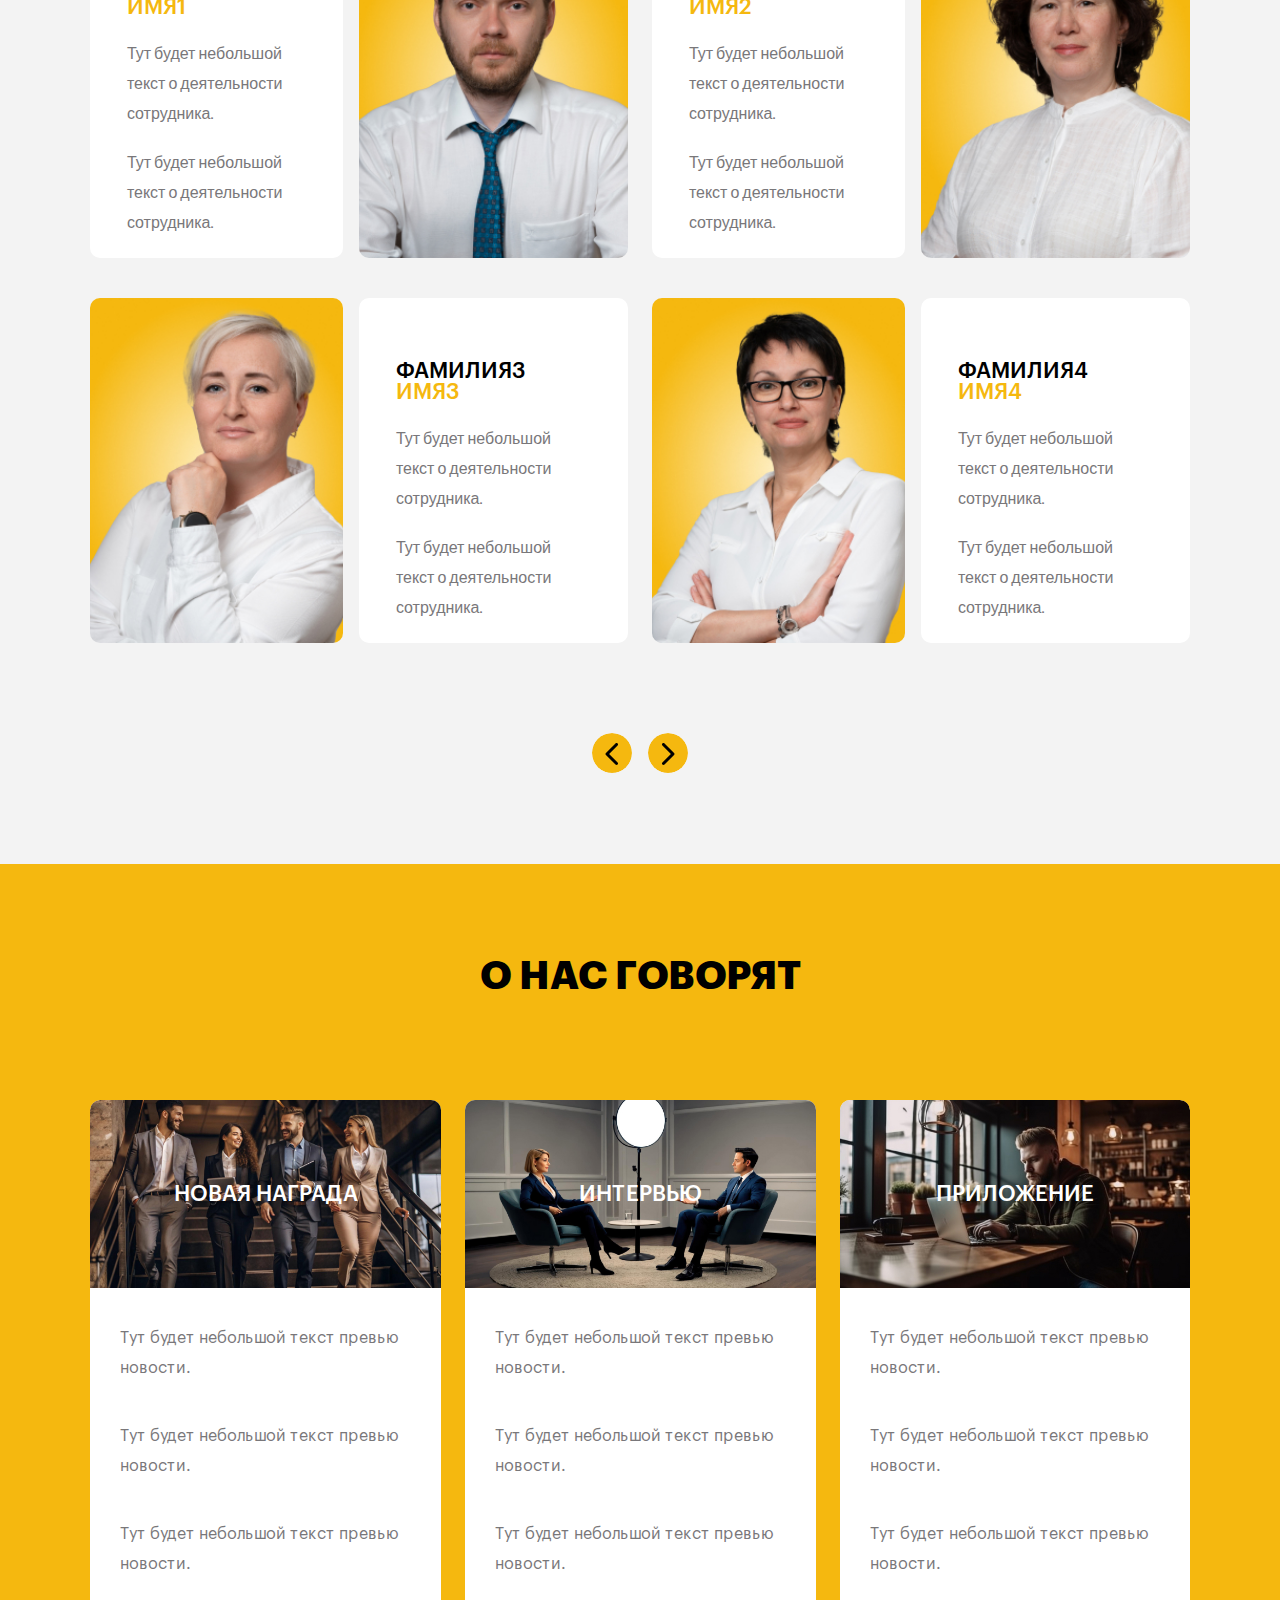
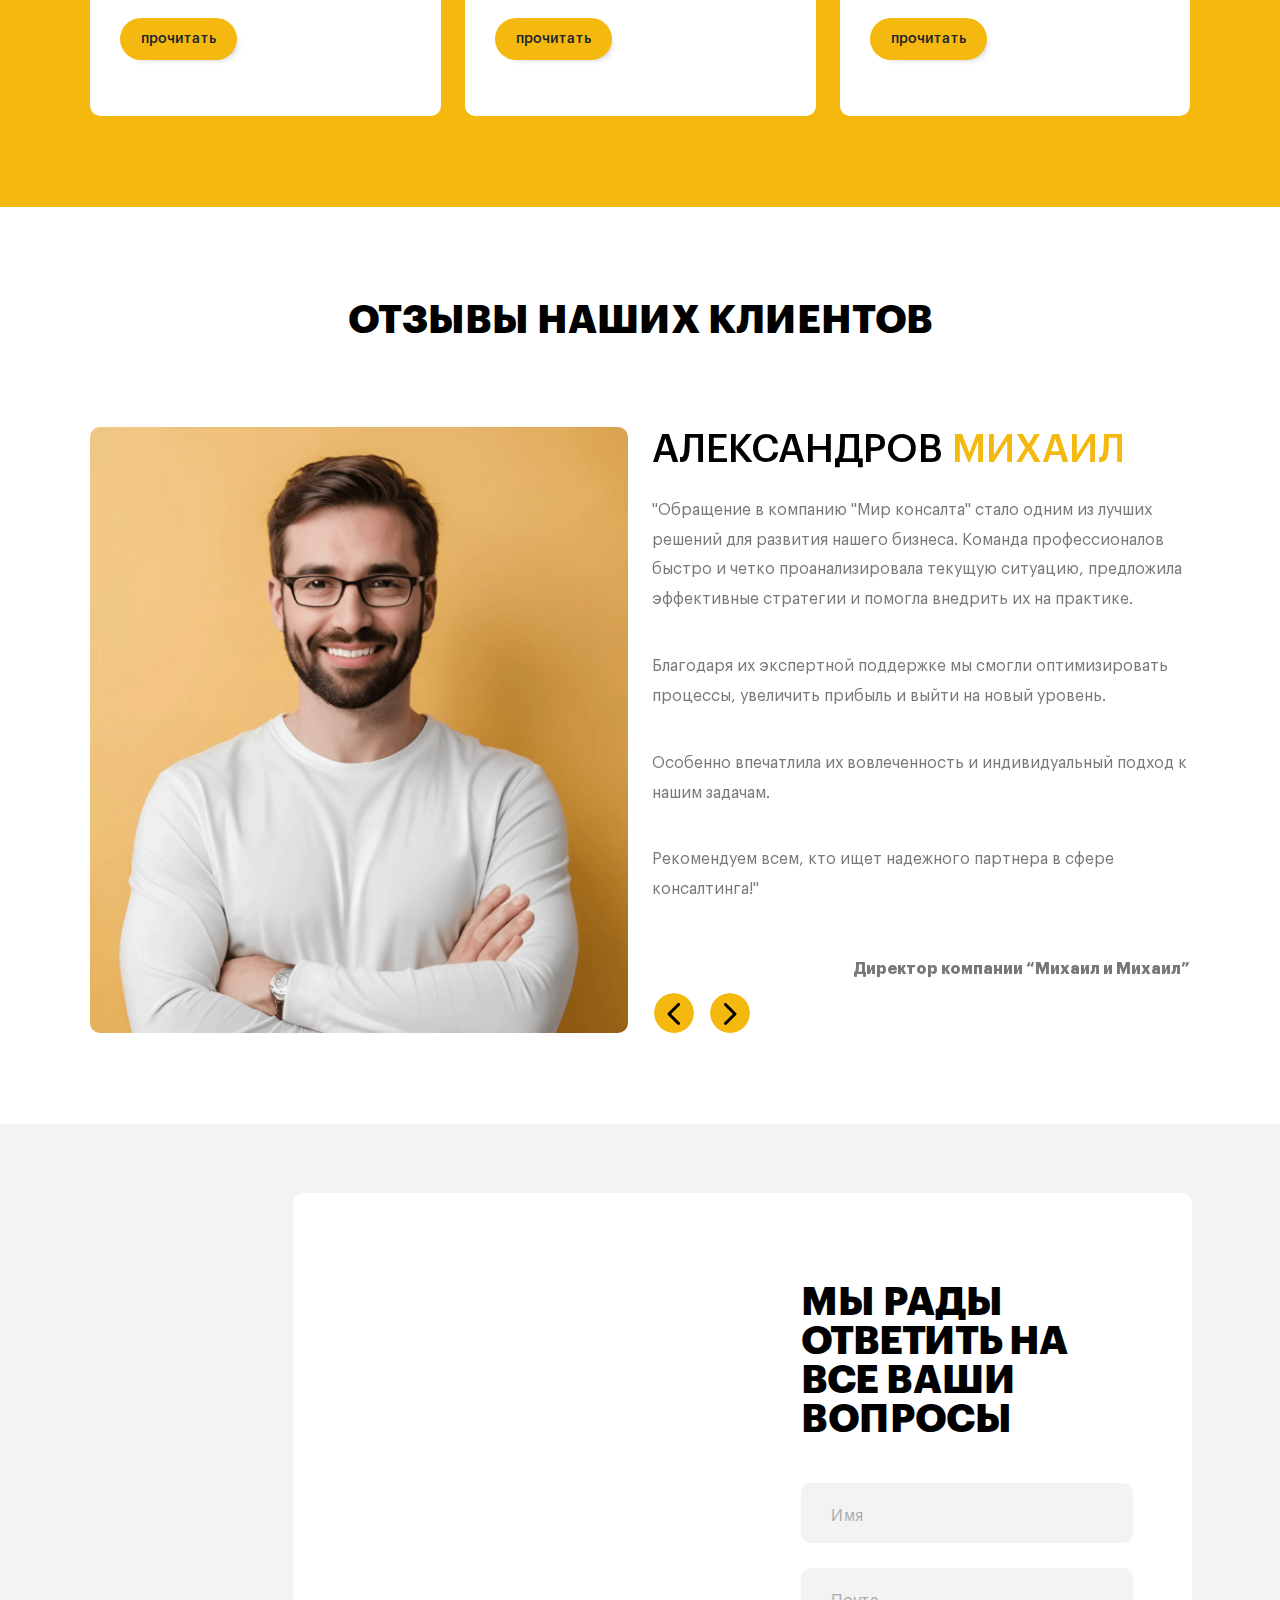
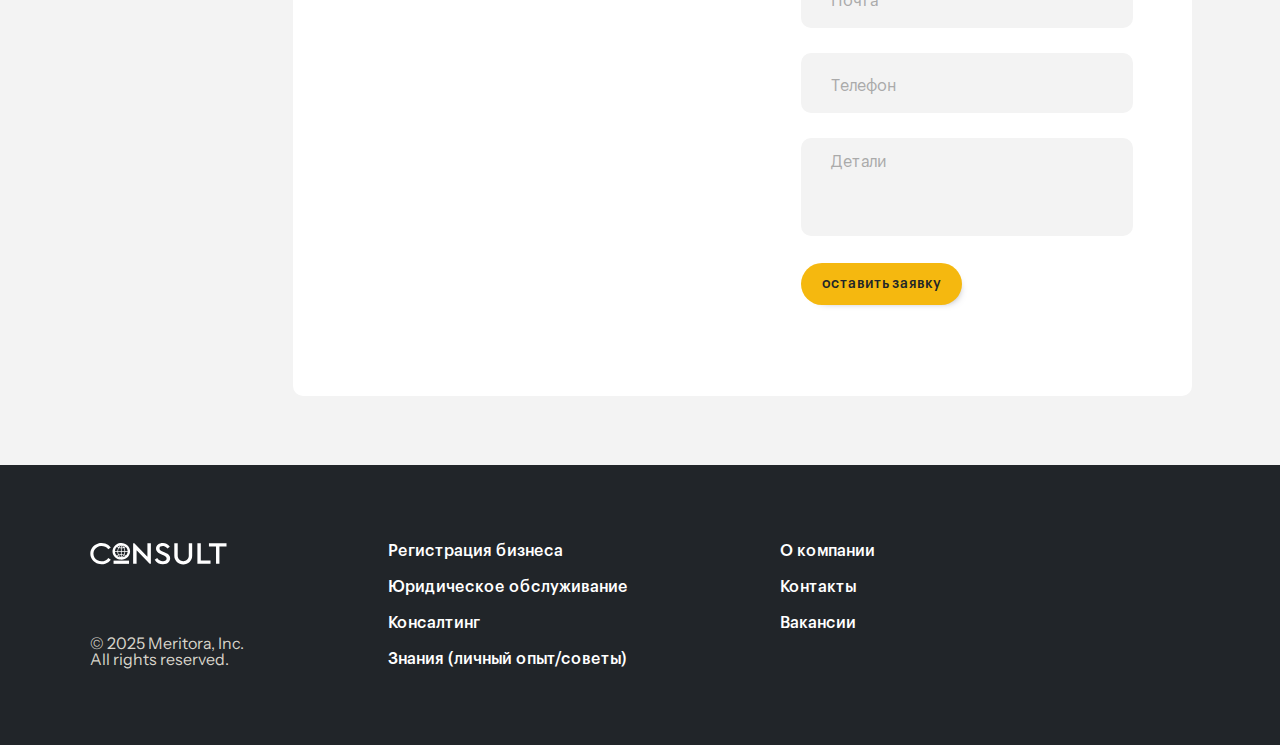
<file: about.html>
<!DOCTYPE html>
<html lang="ru">
	<head>
		<!-- Required meta tags -->
		<meta charset="utf-8" />
		<meta name="viewport" content="width=device-width, initial-scale=1" />

		<!-- Bootstrap CSS -->
		<link href="css/bootstrap.min.css" rel="stylesheet" />

		<!-- Theme CSS -->
		<link href="css/theme.css" rel="stylesheet" />

		<link rel="shortcut icon" type="image/x-icon" href="img/ico/email-ico.svg" />

		<title>Universal HTML Template | Главная 1</title>
	</head>
	<body class="aboutPage">
		<section class="bg-accent hero-contactPage">
			<header class="header fixed-top header-transparent" id="header">
				<div class="container">
					<div class="d-flex align-items-center justify-content-between py-3">
						<!-- Логотип -->
						<a href="/" class="order-2 order-lg-1 header-logo" aria-label="Homepage">
							<img src="img/logotip-dark.svg" alt="" loading="lazy" />
						</a>

						<!-- Бургер-меню (мобильная версия) -->
						<button
							class="navbar-toggler d-lg-none"
							type="button"
							data-bs-toggle="offcanvas"
							data-bs-target="#mobileNavbar"
							aria-controls="mobileNavbar"
							aria-label="Toggle navigation"
						>
							<span class="navbar-toggler-icon"></span>
						</button>

						<!-- Навигация (для ПК) -->
						<nav
							class="d-none d-lg-flex flex-row justify-content-center order-1 order-lg-2 nav-dropdown"
						>
							<ul class="navbar-nav d-flex flex-row gap-5 px-3 navbar-nav-dropdown">
								<li class="nav-item">
									<a class="nav-link" href="#">Юридическое обслуживание</a>
								</li>
								<li class="nav-item dropdown">
									<a
										class="nav-link dropdown-toggle"
										href="#"
										id="dropdownMenuOffset"
										role="button"
										data-bs-toggle="dropdown"
										aria-expanded="false"
										data-bs-offset="-76,26"
									>
										Бухгалтерское обслуживание
									</a>
									<ul class="dropdown-menu">
										<li>
											<a class="dropdown-item" href="#"
												>Название страниц в разделе</a
											>
										</li>
										<li>
											<a class="dropdown-item" href="#"
												>Название страниц в разделе</a
											>
										</li>
										<li>
											<a class="dropdown-item" href="#"
												>Название страниц в разделе</a
											>
										</li>
									</ul>
								</li>
								<li class="nav-item">
									<a class="nav-link" href="#">Консалтинг</a>
								</li>
							</ul>
						</nav>

						<!-- Социальные сети -->
						<div class="d-flex align-items-center gap-2 social-icon order-3">
							<a href="#" class="btn p-0">
								<img
									src="img/icons/telegram-dark.svg"
									class="social-icon"
									loading="lazy"
								/>
							</a>
							<a href="#" class="btn p-0">
								<img
									src="img/icons/whatsApp-dark.svg"
									class="social-icon"
									loading="lazy"
								/>
							</a>
							<a href="#" class="btn p-0">
								<img
									src="img/icons/telephone-dark.svg"
									class="social-icon"
									loading="lazy"
								/>
							</a>
						</div>
					</div>
				</div>

				<!-- Offcanvas Навигация (для мобильных) -->
				<div
					class="offcanvas offcanvas-start"
					tabindex="-1"
					id="mobileNavbar"
					aria-labelledby="mobileNavbarLabel"
				>
					<div class="offcanvas-body">
						<ul class="navbar-nav flex-column justify-content-start">
							<li class="nav-item">
								<a class="nav-link" href="#">Юридическое обслуживание</a>
							</li>
							<li class="nav-item dropdown">
								<a
									class="nav-link dropdown-toggle"
									href="#"
									id="dropdownMenuOffset"
									role="button"
									data-bs-toggle="dropdown"
									aria-expanded="false"
									data-bs-display="static"
								>
									Бухгалтерское обслуживание
								</a>
								<ul class="dropdown-menu">
									<li>
										<a class="dropdown-item" href="#"
											>Название страниц в разделе</a
										>
									</li>
									<li>
										<a class="dropdown-item" href="#"
											>Название страниц в разделе</a
										>
									</li>
									<li>
										<a class="dropdown-item" href="#"
											>Название страниц в разделе</a
										>
									</li>
								</ul>
							</li>
							<li class="nav-item">
								<a class="nav-link" href="#">Консалтинг</a>
							</li>
						</ul>
					</div>
				</div>
			</header>
			<section class="bg-accent text-center section">
				<div class="container">
					<h2 class="text-uppercase lh-1">
						Числа не управляют миром, но они показывают, как управляется мир…
					</h2>
					<p class="h3">Иоганн Вольфганг фон Гёте</p>
				</div>
			</section>
		</section>

		<section class="aboutPageHero section d-flex justify-content-center align-items-center">
			<div class="container">
				<div class="row justify-content-between">
					<!-- Правая колонка -->
					<div
						class="col-12 col-lg-8 d-flex flex-column justify-content-between align-items-start mb-4 mb-lg-0"
					>
						<h1 class="h2 text-uppercase lh-1">
							тут будет текст о компании. тут будет текст о компании. тут будет текст
							о компании
						</h1>
						<blockquote class="blockquote-wrapper">
							<p class="h3 fw-bold">
								Решать сложные финансовые задачи в пользу бизнеса – наше
								преимущество!
							</p>
						</blockquote>
					</div>

					<!-- Левая колонка -->
					<div class="col-12 col-lg-4 position-relative text-end accounting-cards-img">
						<img
							src="img/Mamayeva-Irina-General-Director-2.jpg"
							alt="..."
							loading="lazy"
						/>
						<button
							class="p-0 m-0 border-none accounting-cards-play btn video-trigger"
							data-bs-toggle="modal"
							data-bs-target="#videoModal"
							data-video-url="https://www.youtube.com/embed/qW3iZCv7vSA?si=3EfWBiOguFQ40FAI"
						>
							<img class="img-fluid" src="img/icons/play.svg" alt="..." />
						</button>
						<div class="text-start">
							<p class="hero-text">
								<span class="fw-bold"> Мамаева Ирина</span> Генеральный директор,<br />
								член Палаты налоговых консультантов
							</p>
						</div>
					</div>
				</div>
			</div>
		</section>

		<section class="info-section section">
			<div class="container">
				<div class="row justify-content-between">
					<div class="col-12 col-md-6 col-lg-5 mb-4 pb-3">
						<h2 class="info-title text-uppercase">
							<span class="color-accent">12</span> лет
						</h2>
						<p class="info-subtitle text-uppercase mb-0 fw-medium">
							эффективно управляем налоговыми и финансовыми рисками
						</p>
					</div>

					<div class="col-12 col-md-6 col-lg-5 mb-4 pb-3">
						<h2 class="info-title text-uppercase">
							<span class="color-accent">1+</span> млрд ₽
						</h2>
						<p class="info-subtitle text-uppercase mb-0 fw-medium">
							сберегли владельцам бизнесов
						</p>
					</div>

					<div class="col-12 col-md-6 col-lg-5 mb-4 pb-3">
						<h2 class="info-title text-uppercase">
							<span class="color-accent">1259</span> кейса
						</h2>
						<p class="info-subtitle text-uppercase mb-0 fw-medium">
							решили за это время
						</p>
					</div>

					<div class="col-12 col-md-6 col-lg-5 mb-0 pb-0 mb-md-4 pb-md-3">
						<h2 class="info-title text-uppercase">
							<span class="color-accent">98,7</span> млр. ₽
						</h2>
						<p class="info-subtitle text-uppercase mb-0 fw-medium">
							средний общий годовой оборот наших клиентов
						</p>
					</div>
				</div>
			</div>
		</section>

		<section class="section bg-grey accounting-services">
			<div class="container">
				<div class="row flex-column-reverse flex-lg-row align-items-stretch">
					<div class="col-lg-6 mt-4 mt-lg-0">
						<img
							src="img/lady-justice-statue.jpg"
							alt="Описание изображения"
							class="img-fluid accounting-services-img"
						/>
					</div>

					<div class="col-lg-6 text-uppercase">
						<div class="pb-4 accounting-services-text">
							<h2 class="mb-4">Экономично</h2>
							<p class="lh-1">
								Дешевле, чем нанимать<br />
								штатного бухгалтера
							</p>
						</div>
						<div class="pb-4 accounting-services-text">
							<h2 class="mb-4">Практично</h2>
							<p class="lh-1">
								Мы не болеем, не увольняемся,<br />
								не уходим в отпуск
							</p>
						</div>
						<div class="pb-4 accounting-services-text">
							<h2 class="mb-4">Надёжно</h2>
							<p class="lh-1">
								мы более 12 лет на рынке<br />
								юридических услуг
							</p>
						</div>
						<div class="pb-4 accounting-services-text">
							<h2 class="mb-4">Безопасно</h2>
							<p class="lh-1">
								Заботимся о сохранности ваших<br />
								данных, используя специальные<br />
								защищенные сервера
							</p>
						</div>
						<div class="pb-4 mb-3 accounting-services-text">
							<h2 class="mb-4">Быстро и удобно</h2>
							<p class="lh-1">
								Всегда находимся на связи.<br />
								Доступен любой удобный Вам способ:
							</p>

							<!-- Социальные сети -->
							<div class="mb-4 mb-lg-0 social-icon">
								<a href="#" class="me-1 btn p-0">
									<img
										src="img/icons/whatsApp-dark.svg"
										class="social-icon"
										loading="lazy"
									/>
								</a>
								<a href="#" class="me-1 btn p-0">
									<img
										src="img/icons/telegram-dark.svg"
										class="social-icon"
										loading="lazy"
									/>
								</a>
								<a href="#" class="me-1 btn p-0">
									<img
										src="img/icons/email.svg"
										class="social-icon"
										loading="lazy"
									/>
								</a>
								<a href="#" class="btn p-0">
									<img
										src="img/icons/telephone-dark.svg"
										class="social-icon"
										loading="lazy"
									/>
								</a>
							</div>
						</div>

						<div class="accounting-services-text">
							<h2 class="mb-4">Эффективно</h2>
							<p class="lh-1 mb-0">
								мы постоянно отслеживаем<br />
								последние изменения в<br />
								законодательстве
							</p>
						</div>
					</div>
				</div>
			</div>
		</section>

		<section class="team-section section bg-grey">
			<div class="container">
				<h2 class="text-center h2 text-uppercase">познакомьтесь с нашей командой</h2>
				<div id="teamSlider" class="carousel slide" data-bs-ride="carousel">
					<div class="carousel-inner">
						<!-- Карточки будут добавлены динамически -->
					</div>
					<!-- Контролы слайдера -->
					<div class="carousel-controls d-flex gap-3">
						<button
							class="ms-auto"
							type="button"
							id="teamCarouselPrev"
							data-bs-target="#teamSlider"
							data-bs-slide="prev"
						>
							<span class="visually-hidden">Предыдущий</span>
						</button>
						<button
							class="me-auto"
							type="button"
							id="teamCarouselNext"
							data-bs-target="#teamSlider"
							data-bs-slide="next"
						>
							<span class="visually-hidden">Следующий</span>
						</button>
					</div>
				</div>
			</div>
		</section>

		<section class="section-about section bg-accent">
			<div class="container">
				<h2 class="text-center section-about-title text-uppercase">О нас говорят</h2>

				<!-- Карусель с услугами -->
				<div
					id="aboutCarousel"
					class="carousel slide"
					data-bs-ride="carousel"
					data-bs-touch="true"
				>
					<div class="carousel-inner gap-4">
						<div class="carousel-item active">
							<div class="card">
								<div class="card-img-container position-relative">
									<img
										src="img/about-us-1.jpg"
										class="card-img-top"
										alt="новая награда"
									/>
									<h3
										class="card-title-overlay position-absolute top-50 start-50 translate-middle text-white"
									>
										новая награда
									</h3>
								</div>
								<div class="card-body">
									<p class="card-text">
										Тут будет небольшой текст превью новости.
									</p>
									<p class="card-text">
										Тут будет небольшой текст превью новости.
									</p>
									<p class="card-text">
										Тут будет небольшой текст превью новости.
									</p>
									<a href="#" class="btn btn-accent">прочитать</a>
								</div>
							</div>
						</div>
						<div class="carousel-item">
							<div class="card">
								<div class="card-img-container position-relative">
									<img
										src="img/about-us-2.jpg"
										class="card-img-top"
										alt="Автоматизация"
									/>
									<h3
										class="card-title-overlay position-absolute top-50 start-50 translate-middle text-white"
									>
										интервью
									</h3>
								</div>
								<div class="card-body">
									<p class="card-text">
										Тут будет небольшой текст превью новости.
									</p>
									<p class="card-text">
										Тут будет небольшой текст превью новости.
									</p>
									<p class="card-text">
										Тут будет небольшой текст превью новости.
									</p>
									<a href="#" class="btn btn-accent">прочитать</a>
								</div>
							</div>
						</div>
						<div class="carousel-item">
							<div class="card">
								<div class="card-img-container position-relative">
									<img
										src="img/about-us-3.jpg"
										class="card-img-top"
										alt="приложение"
									/>
									<h3
										class="card-title-overlay position-absolute top-50 start-50 translate-middle text-white"
									>
										приложение
									</h3>
								</div>
								<div class="card-body">
									<p class="card-text">
										Тут будет небольшой текст превью новости.
									</p>
									<p class="card-text">
										Тут будет небольшой текст превью новости.
									</p>
									<p class="card-text">
										Тут будет небольшой текст превью новости.
									</p>
									<a href="#" class="btn btn-accent">прочитать</a>
								</div>
							</div>
						</div>
					</div>

					<!-- Управление каруселью на мобильных устройствах -->
					<div
						class="carousel-controls d-flex justify-content-center gap-3 d-block d-md-none"
					>
						<button type="button" data-bs-target="#aboutCarousel" data-bs-slide="prev">
							<span class="visually-hidden">Предыдущий</span>
						</button>
						<button type="button" data-bs-target="#aboutCarousel" data-bs-slide="next">
							<span class="visually-hidden">Следующий</span>
						</button>
					</div>
				</div>
			</div>
		</section>

		<section class="section-reviews section">
			<div class="container">
				<h2 class="text-center text-uppercase section-reviews-title">
					отзывы наших клиентов
				</h2>

				<!-- Карусель с отзывами -->
				<div id="reviewsCarousel" class="carousel slide">
					<!-- data-bs-ride="carousel" -->
					<div class="carousel-inner">
						<div class="carousel-item active">
							<div class="row">
								<div class="col-12 col-lg-6 text-center text-lg-start mb-3 mb-lg-0">
									<img
										src="img/feedback-men.jpg"
										class="img-fluid"
										alt="Отзыв 1"
									/>
								</div>
								<div
									class="col-12 col-lg-6 d-flex flex-column justify-content-between"
								>
									<h3 class="review-title h2">
										Александров <span class="color-accent">Михаил</span>
									</h3>

									<div class="review-text">
										<p>
											"Обращение в компанию "Мир консалта" стало одним из
											лучших решений для развития нашего бизнеса. Команда
											профессионалов быстро и четко проанализировала текущую
											ситуацию, предложила эффективные стратегии и помогла
											внедрить их на практике.
										</p>

										<p>
											Благодаря их экспертной поддержке мы смогли
											оптимизировать процессы, увеличить прибыль и выйти на
											новый уровень.
										</p>

										<p>
											Особенно впечатлила их вовлеченность и индивидуальный
											подход к нашим задачам.
										</p>

										<p>
											Рекомендуем всем, кто ищет надежного партнера в сфере
											консалтинга!"
										</p>
									</div>
									<p class="review-author">Директор компании “Михаил и Михаил”</p>
								</div>
							</div>
						</div>
						<div class="carousel-item">
							<div class="row">
								<div class="col-12 col-lg-6 text-center text-lg-start mb-3 mb-lg-0">
									<img
										src="img/feedback-men.jpg"
										class="img-fluid"
										alt="Отзыв 1"
									/>
								</div>
								<div
									class="col-12 col-lg-6 d-flex flex-column justify-content-between"
								>
									<h3 class="review-title h2">
										Александров <span class="color-accent">Михаил</span>
									</h3>
									<p class="review-text">
										"Благодаря вашей команде, наш бизнес вышел на новый уровень.
										Отличный сервис и профессиональный подход!"
									</p>
									<p class="review-author">Иван Иванов</p>
								</div>
							</div>
						</div>
						<div class="carousel-item">
							<div class="row">
								<div class="col-12 col-lg-6 text-center text-lg-start mb-3 mb-lg-0">
									<img
										src="img/feedback-men.jpg"
										class="img-fluid"
										alt="Отзыв 1"
									/>
								</div>
								<div
									class="col-12 col-lg-6 d-flex flex-column justify-content-between"
								>
									<h3 class="review-title h2">
										Александров <span class="color-accent">Михаил</span>
									</h3>
									<p class="review-text">
										"Благодаря вашей команде, наш бизнес вышел на новый уровень.
										Отличный сервис и профессиональный подход!"
									</p>
									<p class="review-author">Иван Иванов</p>
								</div>
							</div>
						</div>
						<!-- Пагинация и управление слайдером -->
						<div class="carousel-controls d-flex gap-3">
							<button
								type="button"
								id="reviewsCarouselPrev"
								data-bs-target="#reviewsCarousel"
								data-bs-slide="prev"
							>
								<span class="visually-hidden">Предыдущий</span>
							</button>
							<button
								type="button"
								id="reviewsCarouselNext"
								data-bs-target="#reviewsCarousel"
								data-bs-slide="next"
							>
								<span class="visually-hidden">Следующий</span>
							</button>
						</div>
					</div>
				</div>
			</div>
		</section>

		<section class="contact-section bg-grey" aria-labelledby="contact-title">
			<div class="container">
				<div
					class="row justify-content-center justify-content-md-between position-relative contact-section-form-inner align-items-center"
				>
					<div class="col-12 col-md-7 z-2 mb-5 mb-md-0">
						<img
							src="img/woman-working-call-center-talking-with-clients-using-headphones-microphone.jpg"
							alt="Оператор колл-центра общается с клиентами по гарнитуре"
							class="contact-section-img w-100"
							loading="lazy"
						/>
					</div>

					<div class="col-12 col-md-4 z-2">
						<h2
							aria-labelledby="contact-title"
							class="contact-section-title text-uppercase"
						>
							мы рады
							<span style="letter-spacing: -0.03em">ответить на все</span> ваши
							вопросы
						</h2>
						<form
							class="w-100 contact-section-form"
							id="contactForm"
							novalidate
							aria-describedby="form-instruction"
						>
							<p id="form-instruction" class="visually-hidden">
								Введите ваше имя, email и телефон (они обязательны для заполнения),
								а также, если необходимо, оставьте комментарий.
							</p>

							<label class="custom-field">
								<input
									name="name"
									type="text"
									placeholder="Ваше имя"
									required
									aria-required="true"
								/>
								<span class="placeholder">Имя</span>
								<span class="error-message" aria-live="polite"></span>
							</label>
							<label class="custom-field">
								<input
									name="email"
									type="email"
									placeholder="Ваш e-mail"
									required
									aria-required="true"
								/>
								<span class="placeholder">Почта</span>
								<span class="error-message" aria-live="polite"></span>
							</label>
							<label class="custom-field">
								<input
									name="phone"
									type="tel"
									placeholder="Ваш номер телефона"
									required
									aria-required="true"
								/>
								<span class="placeholder">Телефон</span>
								<span class="error-message" aria-live="polite"></span>
							</label>
							<label class="custom-field mb-4">
								<textarea
									name="comment"
									placeholder="Сообщение или детали запроса"
									rows="3"
									maxlength="300"
									aria-describedby="comment-help"
								></textarea>
								<span class="placeholder">Детали</span>
								<small id="comment-help" class="visually-hidden"
									>Максимальная длина сообщения — 300 символов.</small
								>
							</label>
							<button
								type="submit"
								class="btn btn-accent"
								aria-label="Отправить заявку"
							>
								оставить заявку
							</button>
						</form>

						<div
							id="successMessage"
							class="success-message"
							role="alert"
							aria-live="assertive"
						>
							<p class="h2">Форма успешно отправлена!</p>
						</div>
					</div>
				</div>
			</div>
		</section>

		<footer class="footer bg-dark text-white">
			<div class="container">
				<div class="row row-cols-1 row-cols-md-4 gy-4 align-items-stretch">
					<div class="col col-md-3 col-lg-2 d-flex flex-column justify-content-between r">
						<a href="#" class="footer-logo">
							<img src="img/logotip-light.svg" alt="Логотип" class="img-fluid" />
						</a>
						<p class="footer-copyright d-none d-md-block m-0">
							&copy; 2025 Meritora, Inc. <br />
							All rights reserved.
						</p>
					</div>

					<div class="col col-md-5 col-lg-4 footer-link-wrapper">
						<ul class="list-unstyled footer-link mt-0">
							<li>
								<a href="#" class="text-white text-decoration-none"
									>Регистрация бизнеса</a
								>
							</li>
							<li>
								<a href="#" class="text-white text-decoration-none"
									>Юридическое обслуживание</a
								>
							</li>
							<li>
								<a href="#" class="text-white text-decoration-none">Консалтинг</a>
							</li>
							<li>
								<a href="#" class="text-white text-decoration-none"
									>Знания (личный опыт/советы)</a
								>
							</li>
						</ul>
					</div>

					<div class="col col-md-3 col-lg-4">
						<ul class="list-unstyled mt-0">
							<li>
								<a href="#" class="text-white text-decoration-none">О компании</a>
							</li>
							<li>
								<a href="#" class="text-white text-decoration-none">Контакты</a>
							</li>
							<li>
								<a href="#" class="text-white text-decoration-none">Вакансии</a>
							</li>
						</ul>
					</div>

					<div class="col col-md-1 col-lg-2 align-content-center footer-social-icons">
						<div class="social-icons d-flex gap-2 flex-md-column flex-lg-row">
							<a href="#" class="p-0">
								<img src="img/icons/vk.svg" class="social-icon" loading="lazy" />
							</a>
							<a href="#" class="p-0">
								<img
									src="img/icons/youtube.svg"
									class="social-icon"
									loading="lazy"
								/>
							</a>
							<a href="#" class="p-0">
								<img
									src="img/icons/telegram.svg"
									class="social-icon"
									loading="lazy"
								/>
							</a>
						</div>
					</div>
				</div>
				<!-- Копирайт для больших экранов -->
				<p class="footer-copyright d-md-none mb-0">
					&copy; 2025 Meritora, Inc.
					<br />All rights reserved.
				</p>
			</div>
		</footer>

		<!-- Модальное окно для видео -->
		<div
			class="modal fade"
			id="videoModal"
			tabindex="-1"
			aria-labelledby="videoModalLabel"
			aria-hidden="true"
			data-bs-backdrop="static"
		>
			<div class="modal-dialog modal-dialog-centered modal-custom">
				<div class="modal-content justify-content-center">
					<div class="modal-body p-0 align-content-center">
						<div class="ratio ratio-16x9 video-container">
							<iframe
								src=""
								frameborder="0"
								allow="autoplay; encrypted-media"
								allowfullscreen
								id="modalVideoIframe"
							></iframe>
						</div>
					</div>
				</div>
			</div>
		</div>

		<div
			class="modal fade bg-light"
			id="contactModal"
			tabindex="-1"
			aria-labelledby="contactModalLabel"
			aria-hidden="true"
		>
			<div class="modal-dialog modal-dialog-centered h-100">
				<div class="modal-content">
					<div class="modal-header">
						<h5 class="modal-title text-uppercase" id="contactModalLabel">
							Оставьте заявку
						</h5>
						<button
							type="button"
							class="btn-close"
							data-bs-dismiss="modal"
							aria-label="Закрыть"
						></button>
					</div>
					<div class="modal-body">
						<form class="w-100 contact-section-form" id="contactForm" novalidate>
							<label class="custom-field">
								<input name="name" type="text" placeholder="Ваше имя" required />
								<span class="placeholder">Имя</span>
								<span class="error-message" aria-live="polite"></span>
							</label>
							<label class="custom-field">
								<input
									name="email"
									type="email"
									placeholder="Ваш e-mail"
									required
								/>
								<span class="placeholder">Почта</span>
								<span class="error-message" aria-live="polite"></span>
							</label>
							<label class="custom-field">
								<input
									name="phone"
									type="tel"
									placeholder="Ваш номер телефона"
									required
								/>
								<span class="placeholder">Телефон</span>
								<span class="error-message" aria-live="polite"></span>
							</label>
							<label class="custom-field mb-4">
								<textarea
									name="comment"
									placeholder="Сообщение или детали запроса"
									rows="3"
									maxlength="300"
								></textarea>
								<span class="placeholder">Детали</span>
							</label>
							<button type="submit" class="btn btn-accent">Оставить заявку</button>
						</form>

						<div
							id="successMessage"
							class="success-message text-center mt-3"
							style="display: none"
						>
							<p class="h2">Форма успешно отправлена!</p>
						</div>
					</div>
				</div>
			</div>
		</div>

		<script type="text/javascript" src="js/bootstrap.bundle.min.js"></script>

		<!-- jQuery -->
		<script src="js/jquery-1.5.1.min.js"></script>

		<!-- main scripts -->
		<script type="module" src="js/index.js"></script>

		<!-- validate form scripts -->
		<script src="js/validate-form-main.js"></script>

		<!-- validate form scripts -->
		<script src="js/modal-video.js"></script>

		<!-- Menu scroll scripts -->
		<script type="module" src="js/menu.js"></script>
	</body>
</html>
</file>
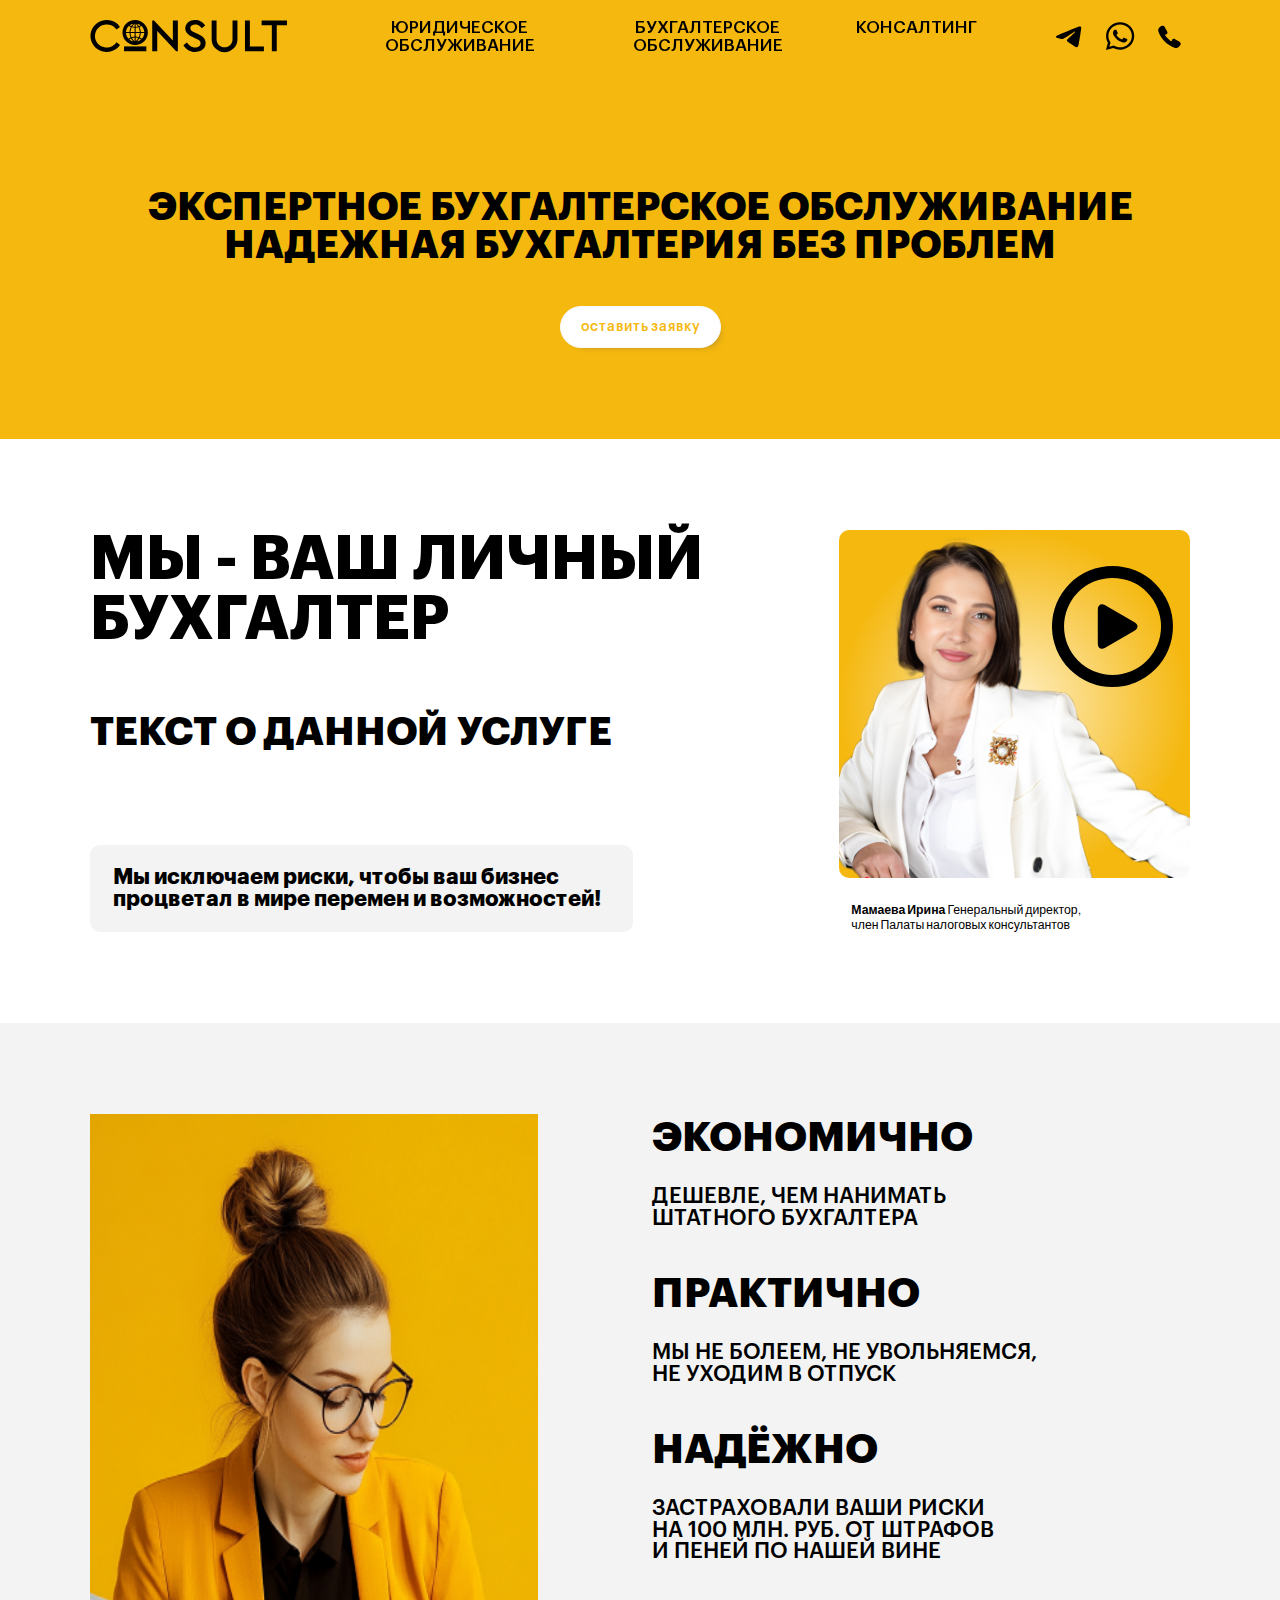
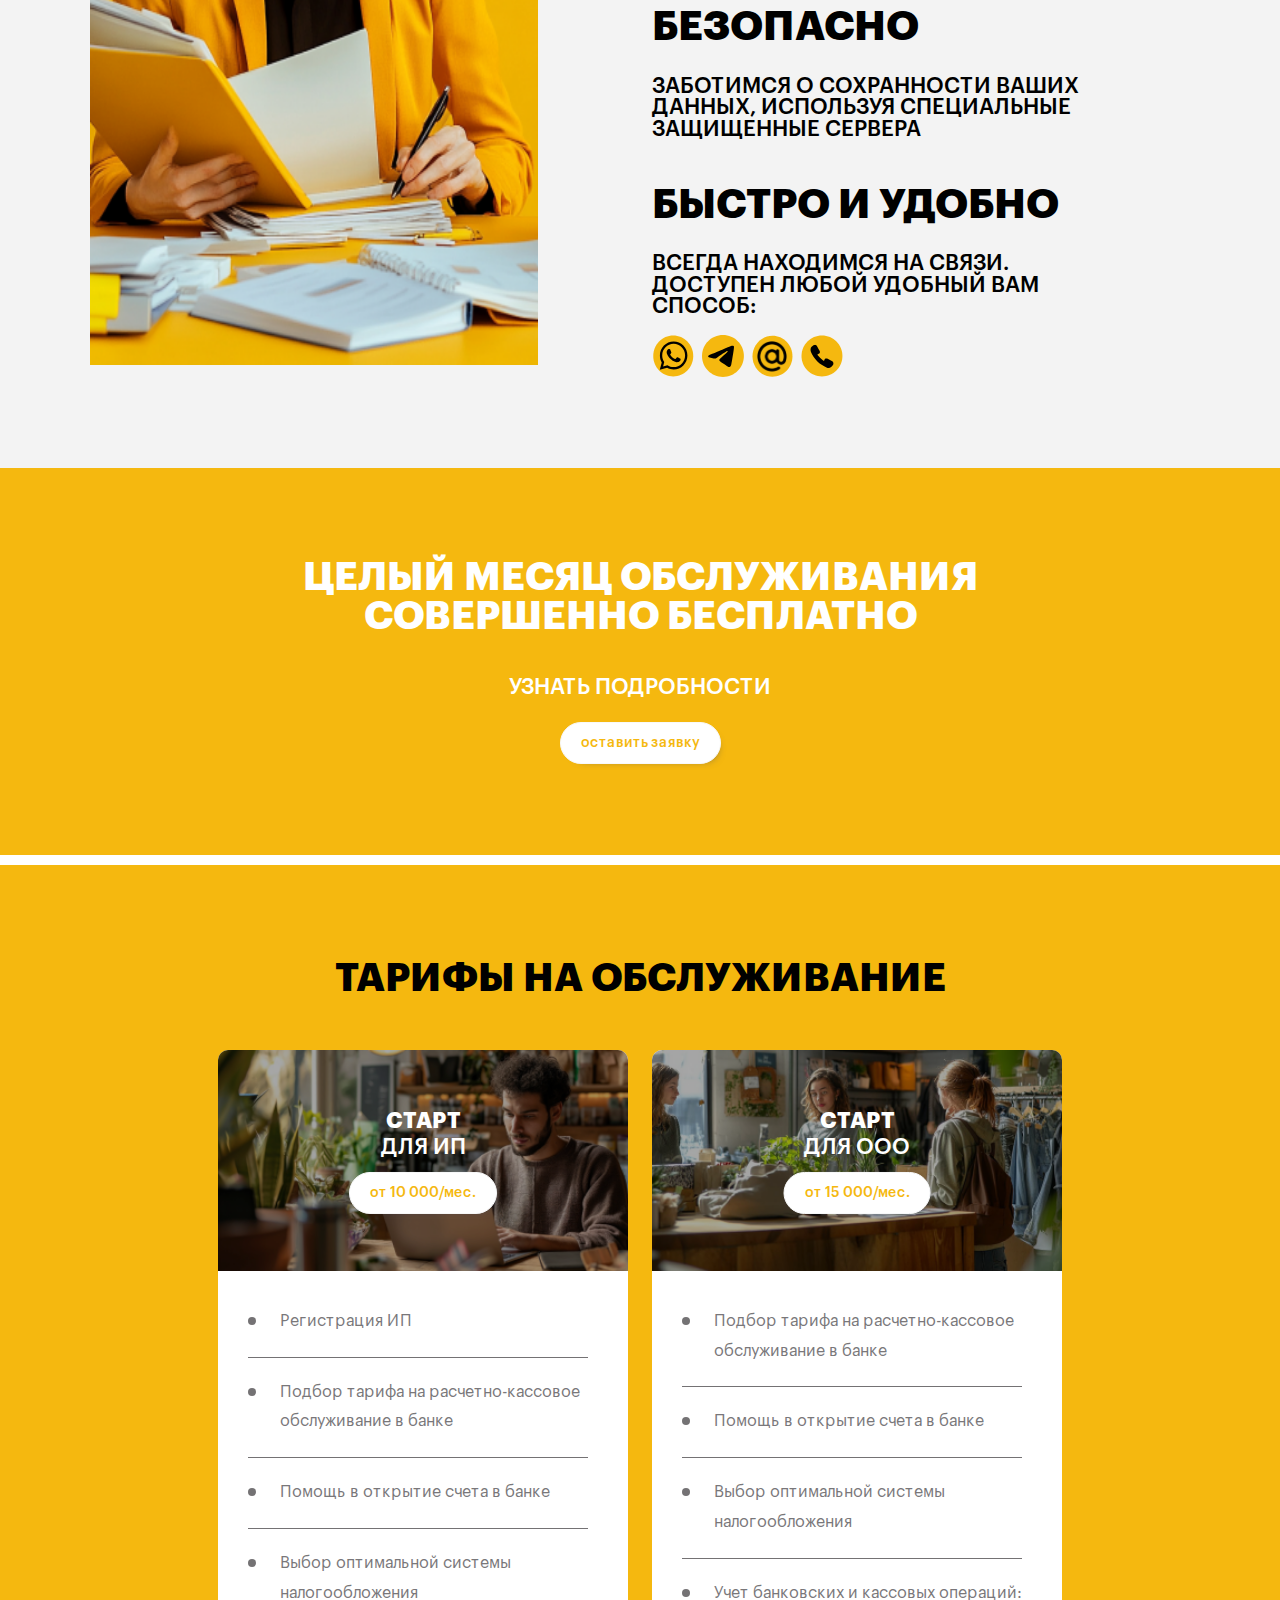
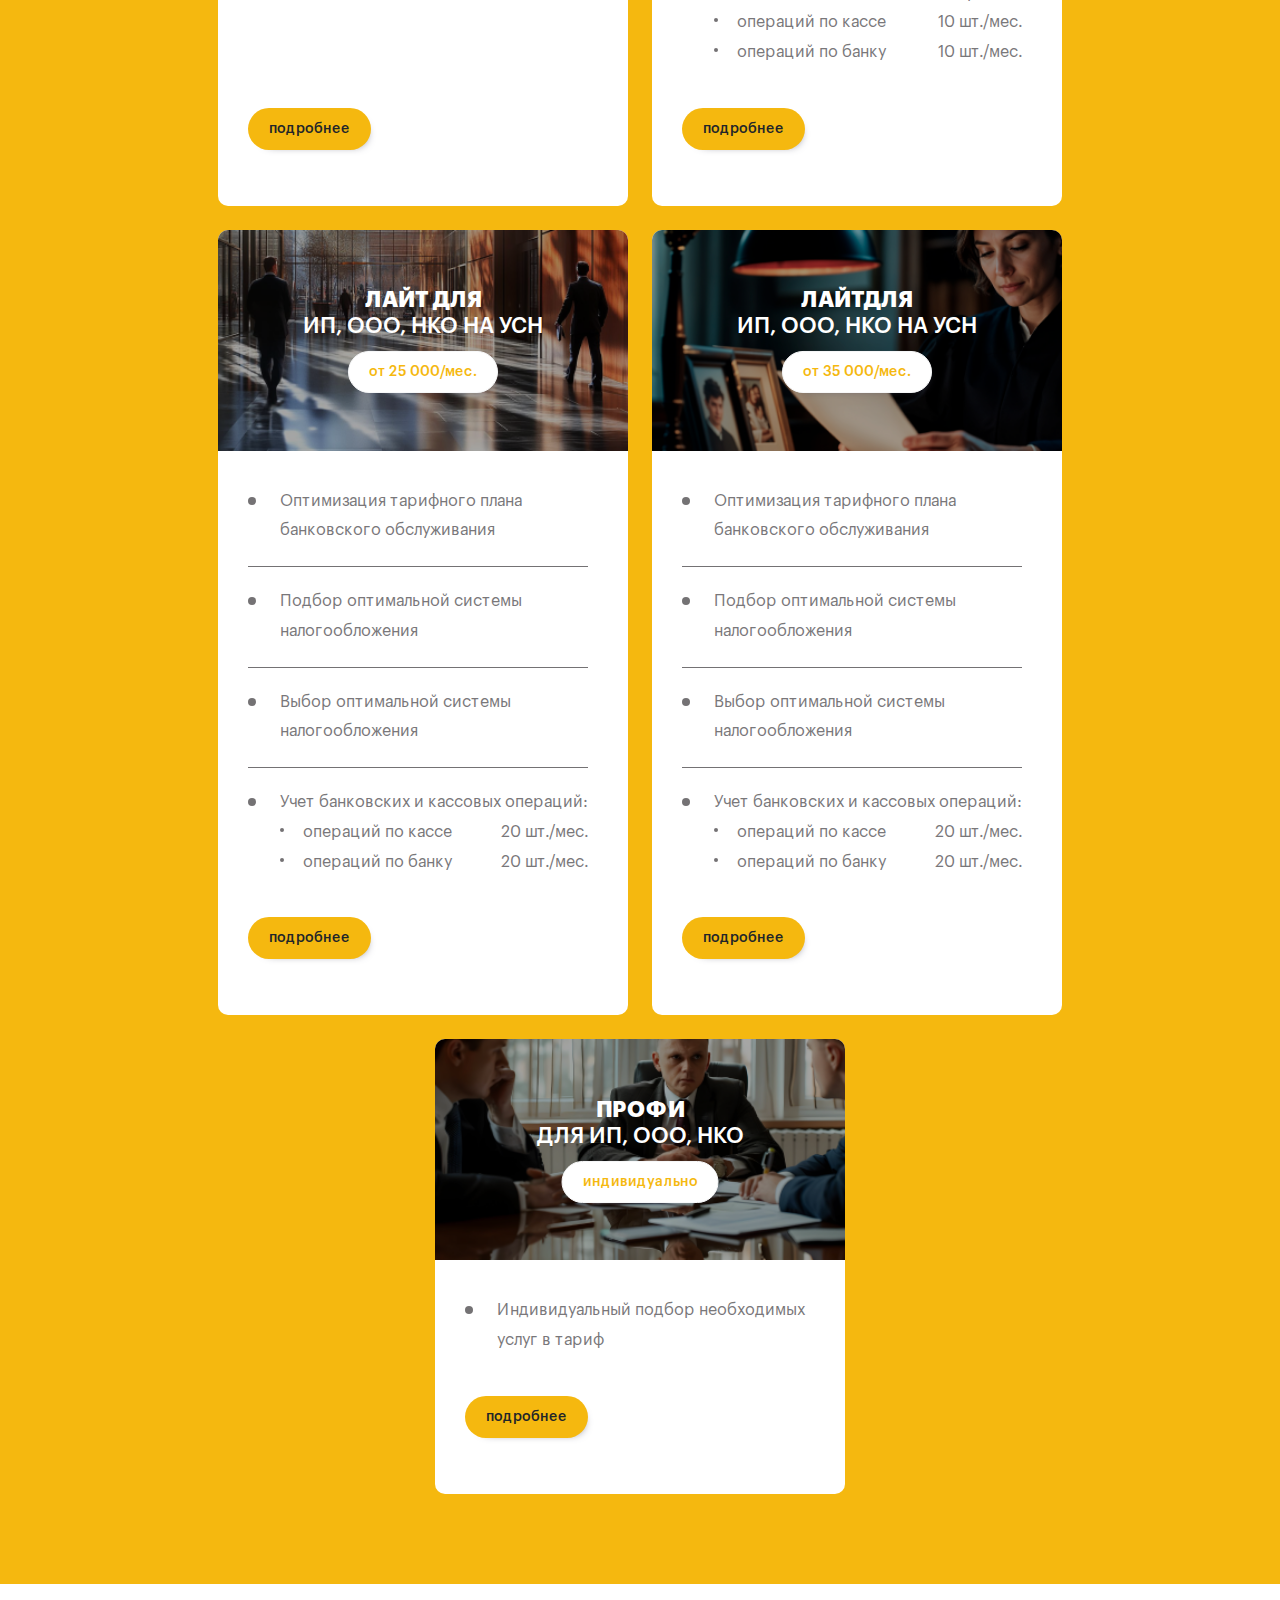
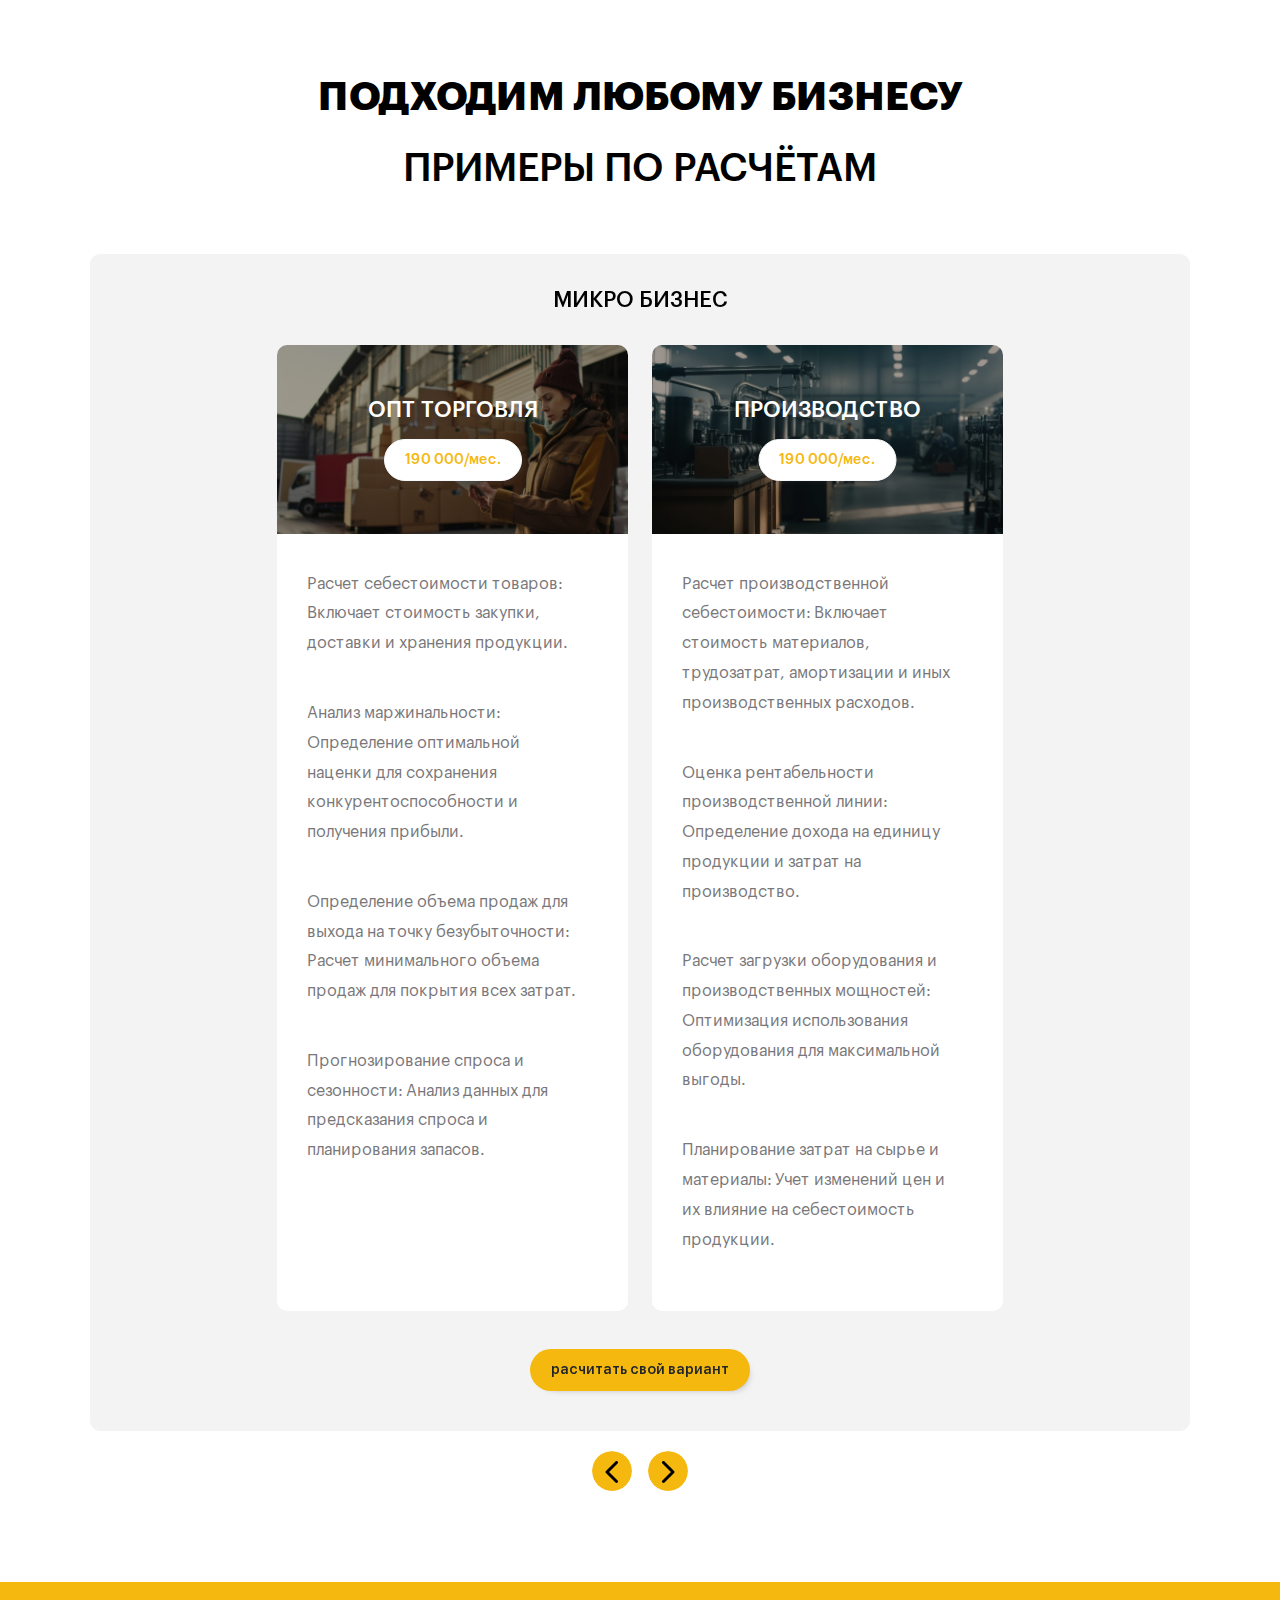
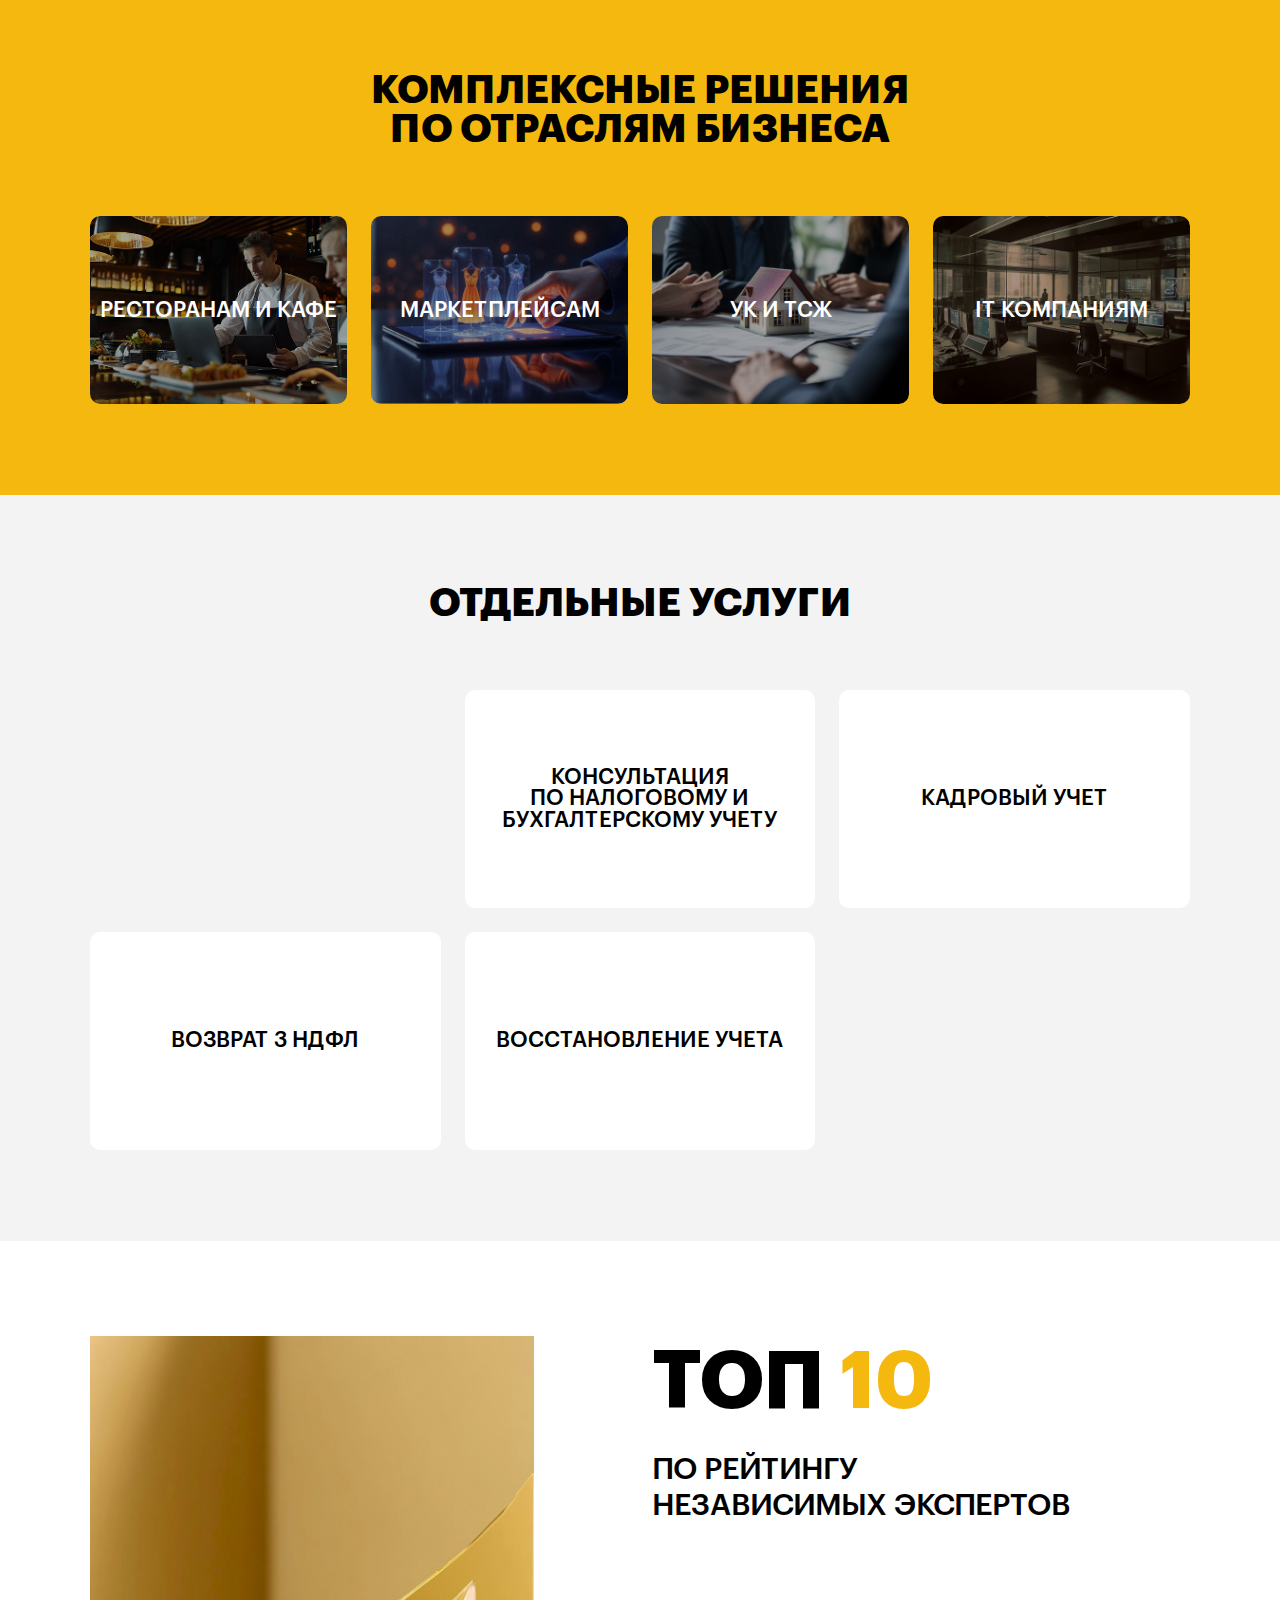
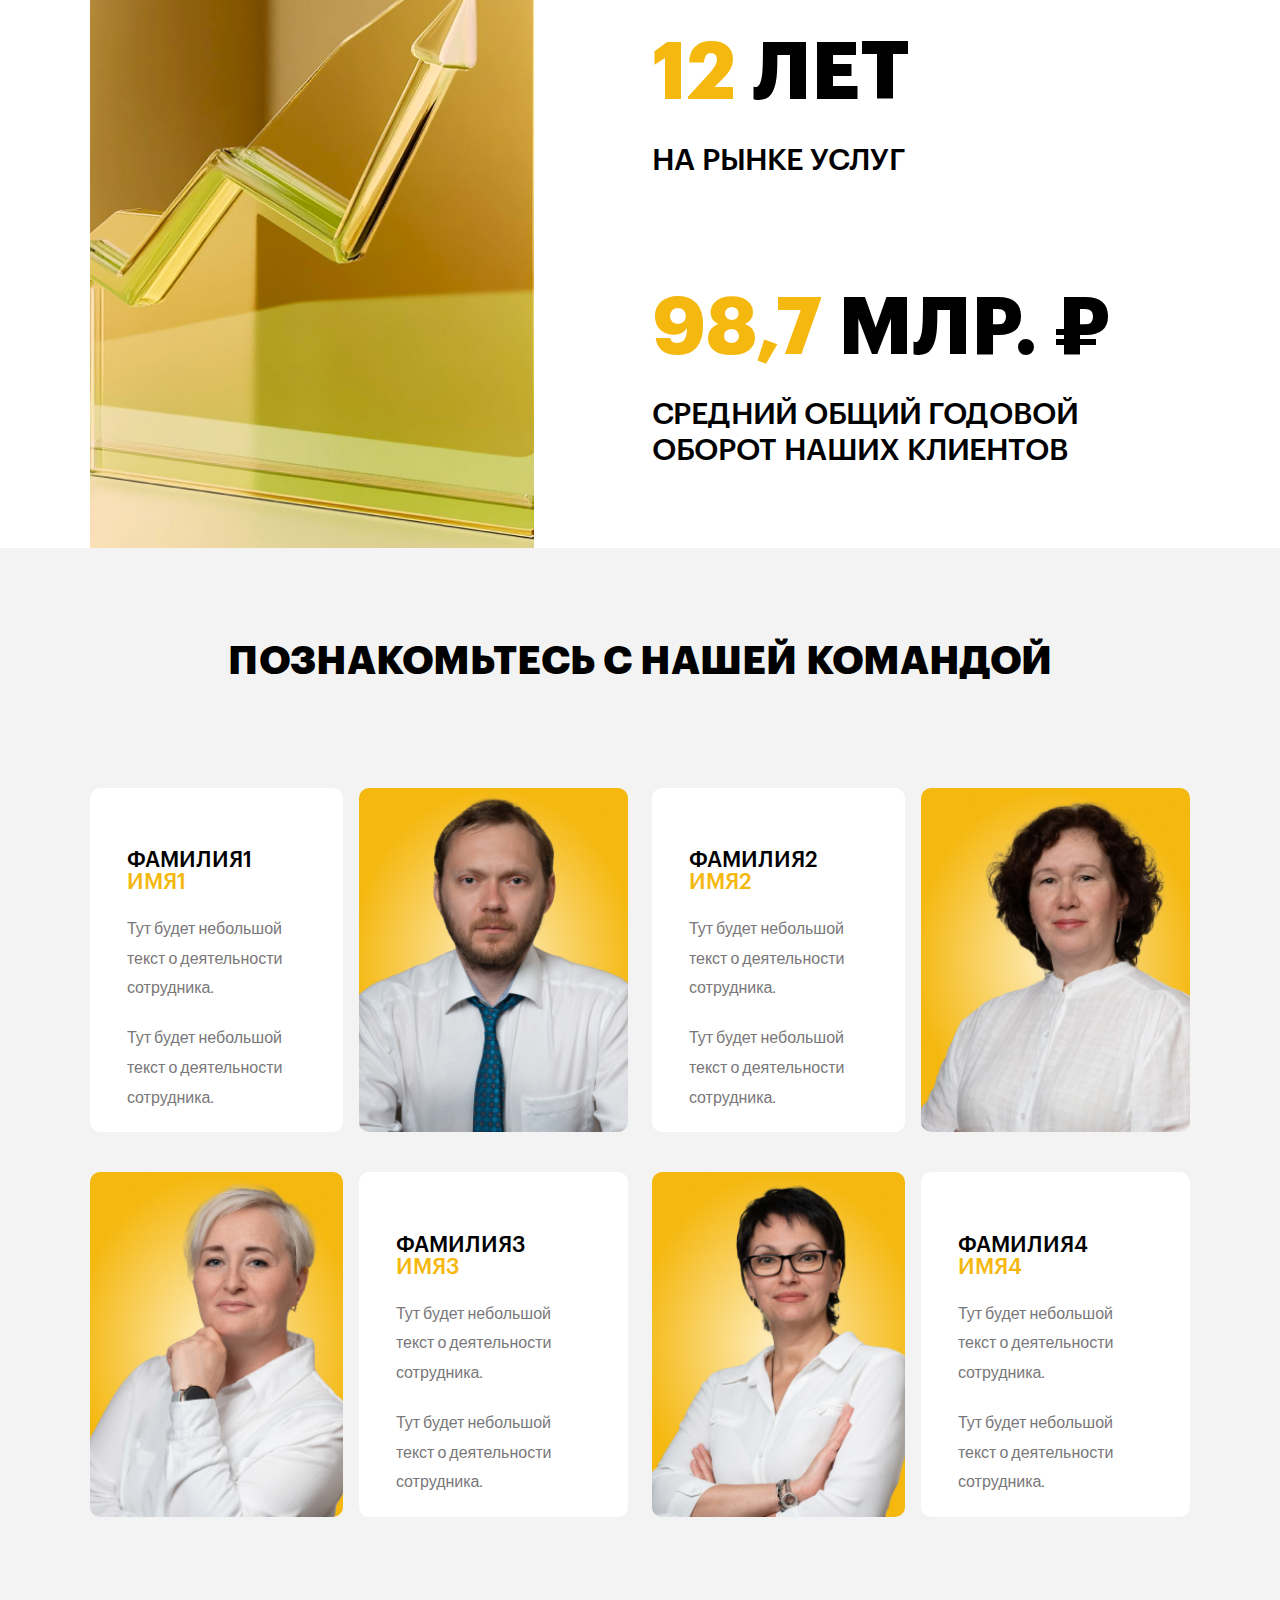
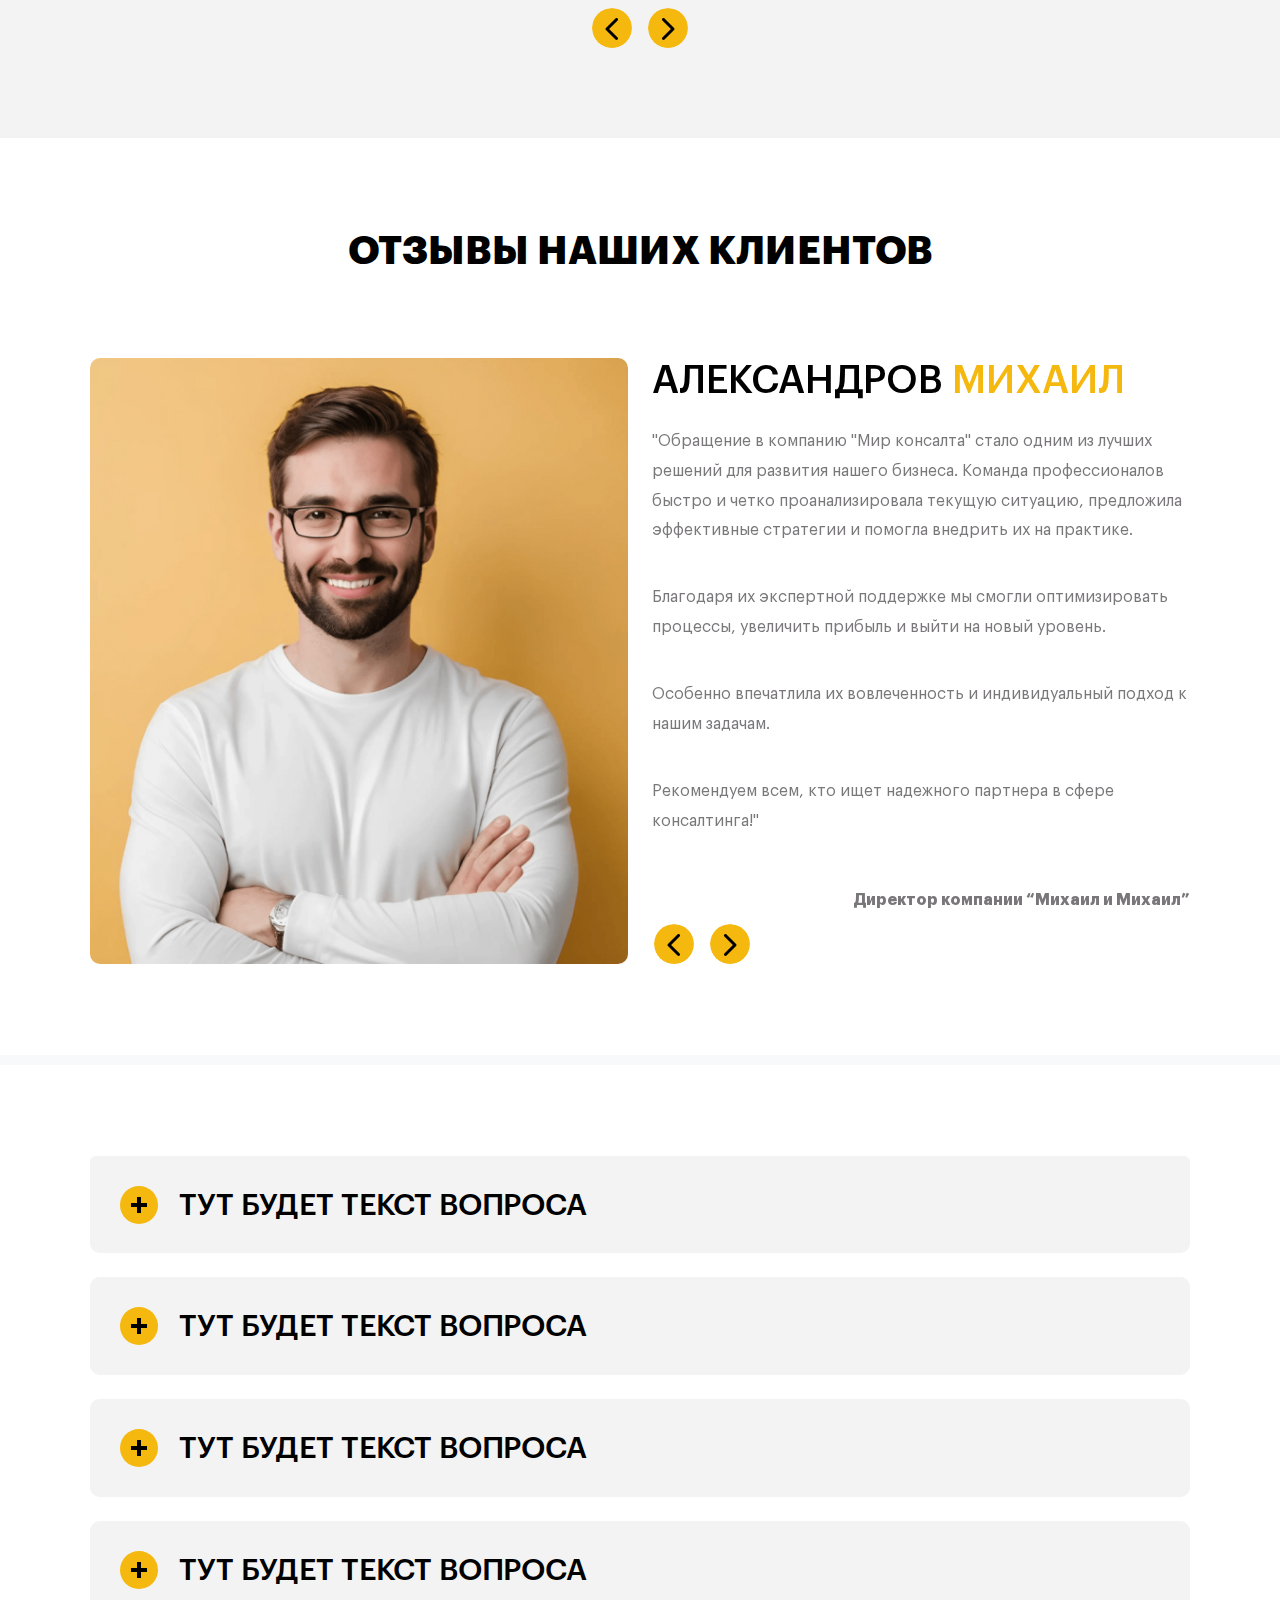
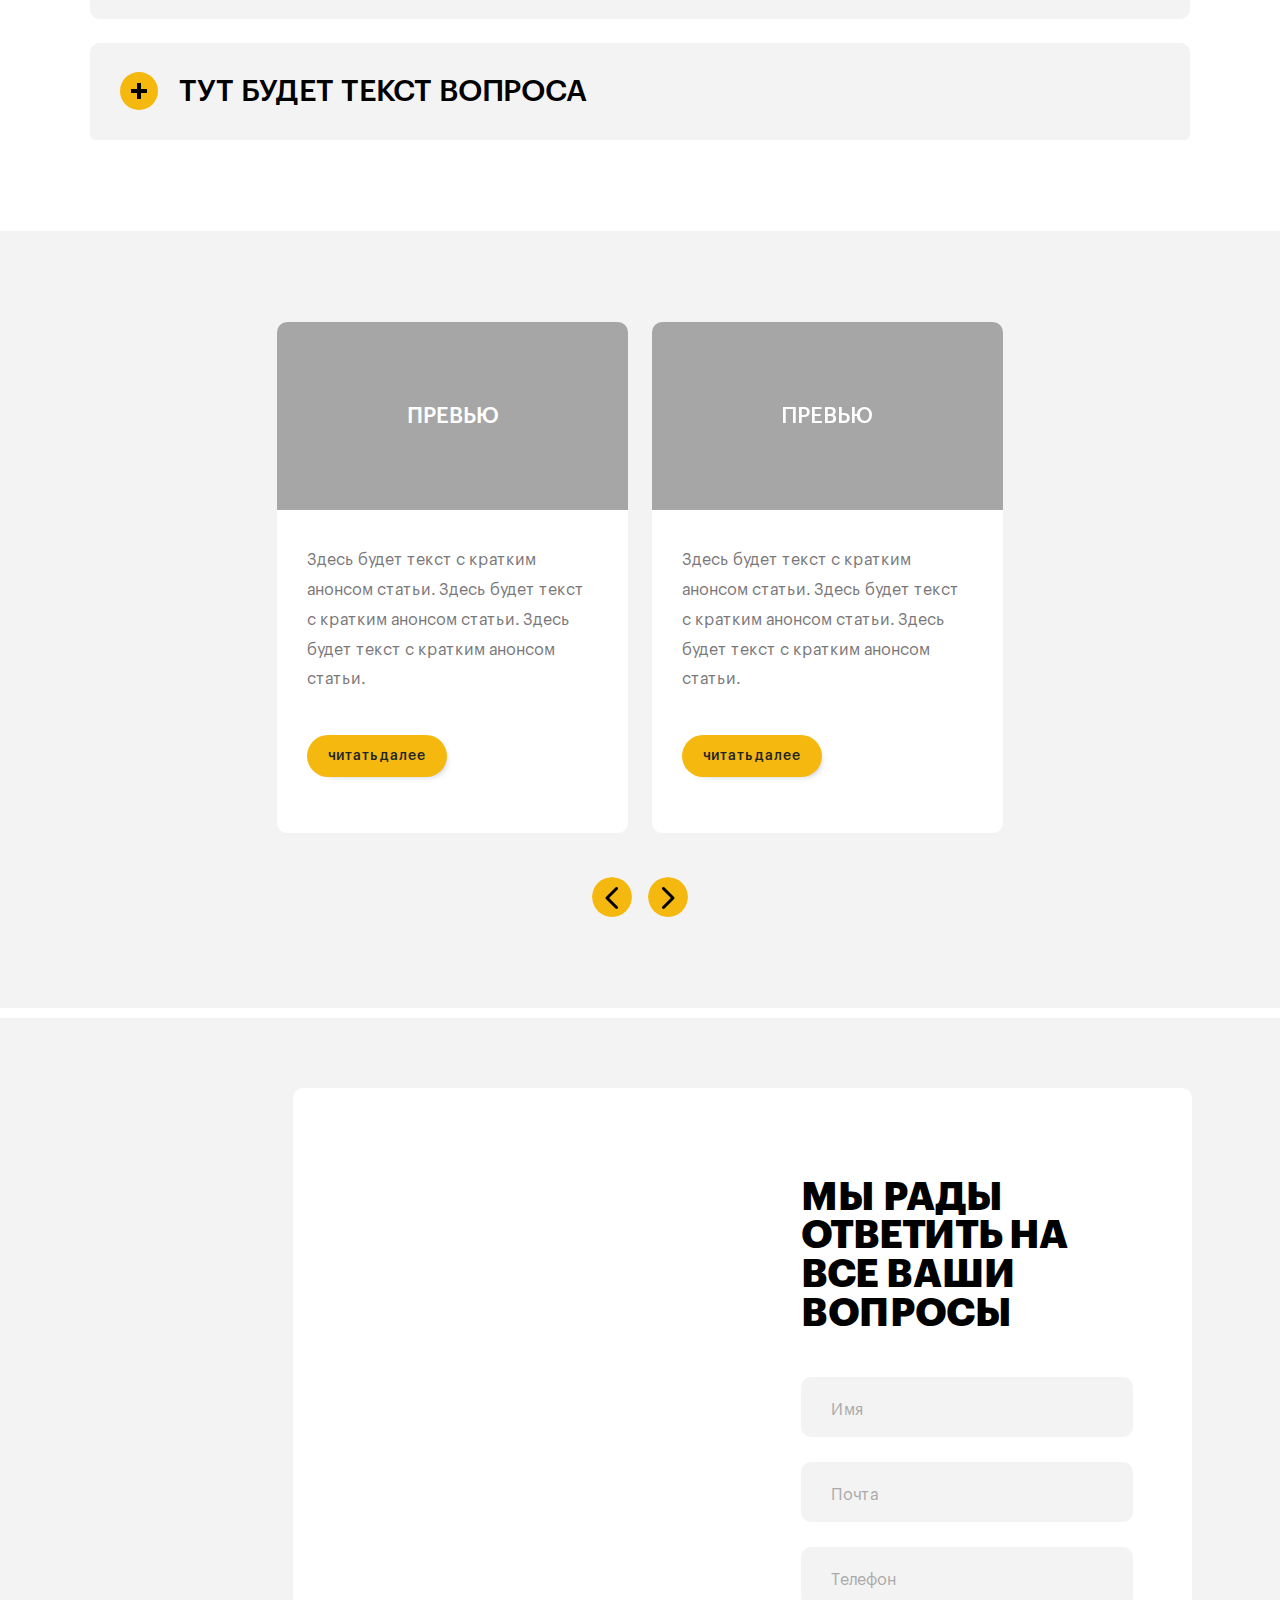
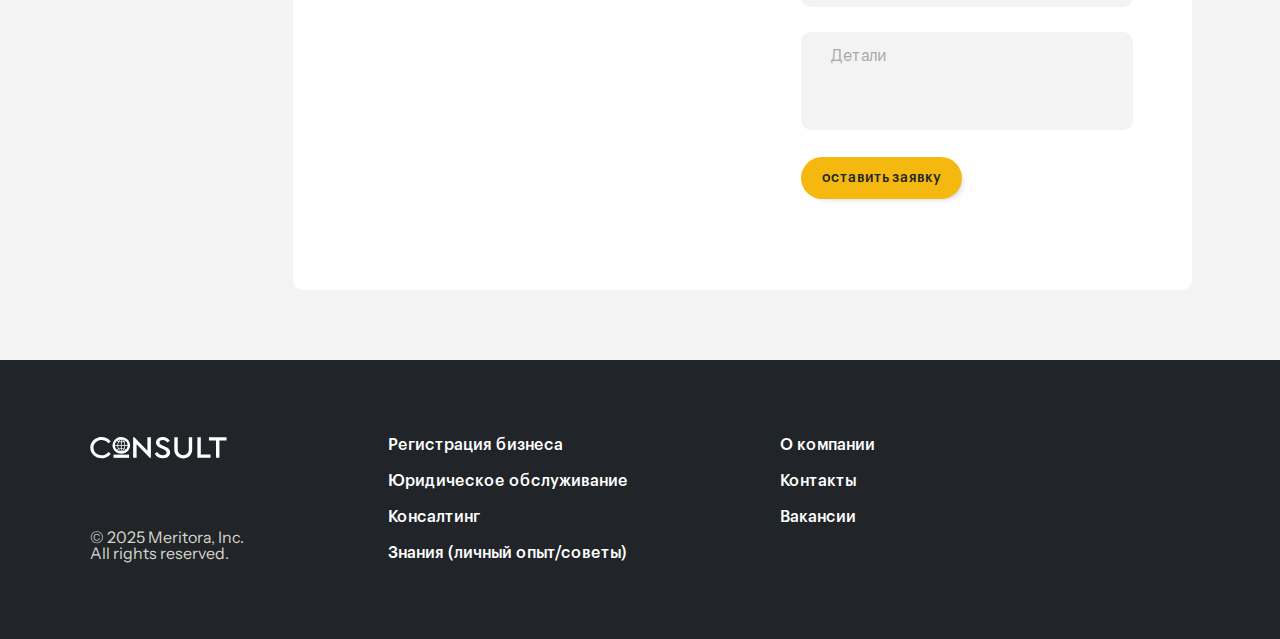
<file: accounting_services.html>
<!DOCTYPE html>
<html lang="ru">
	<head>
		<!-- Required meta tags -->
		<meta charset="utf-8" />
		<meta name="viewport" content="width=device-width, initial-scale=1" />

		<!-- Bootstrap CSS -->
		<link href="css/bootstrap.min.css" rel="stylesheet" />

		<!-- Theme CSS -->
		<link href="css/theme.css" rel="stylesheet" />

		<link rel="shortcut icon" type="image/x-icon" href="img/ico/email-ico.svg" />

		<title>Universal HTML Template | Главная 1</title>
	</head>
	<body class="accountingPage">
		<section class="bg-accent hero-contactPage">
			<header class="header fixed-top header-transparent" id="header">
				<div class="container">
					<div class="d-flex align-items-center justify-content-between py-3">
						<!-- Логотип -->
						<a href="/" class="order-2 order-lg-1 header-logo" aria-label="Homepage">
							<img src="img/logotip-dark.svg" alt="" loading="lazy" />
						</a>

						<!-- Бургер-меню (мобильная версия) -->
						<button
							class="navbar-toggler d-lg-none"
							type="button"
							data-bs-toggle="offcanvas"
							data-bs-target="#mobileNavbar"
							aria-controls="mobileNavbar"
							aria-label="Toggle navigation"
						>
							<span class="navbar-toggler-icon"></span>
						</button>

						<!-- Навигация (для ПК) -->
						<nav
							class="d-none d-lg-flex flex-row justify-content-center order-1 order-lg-2 nav-dropdown"
						>
							<ul class="navbar-nav d-flex flex-row gap-5 px-3 navbar-nav-dropdown">
								<li class="nav-item">
									<a class="nav-link" href="#">Юридическое обслуживание</a>
								</li>
								<li class="nav-item dropdown">
									<a
										class="nav-link dropdown-toggle"
										href="#"
										id="dropdownMenuOffset"
										role="button"
										data-bs-toggle="dropdown"
										aria-expanded="false"
										data-bs-offset="-76,26"
									>
										Бухгалтерское обслуживание
									</a>
									<ul class="dropdown-menu">
										<li>
											<a class="dropdown-item" href="#"
												>Название страниц в разделе</a
											>
										</li>
										<li>
											<a class="dropdown-item" href="#"
												>Название страниц в разделе</a
											>
										</li>
										<li>
											<a class="dropdown-item" href="#"
												>Название страниц в разделе</a
											>
										</li>
									</ul>
								</li>
								<li class="nav-item">
									<a class="nav-link" href="#">Консалтинг</a>
								</li>
							</ul>
						</nav>

						<!-- Социальные сети -->
						<div class="d-flex align-items-center gap-2 social-icon order-3">
							<a href="#" class="btn p-0">
								<img
									src="img/icons/telegram-dark.svg"
									class="social-icon"
									loading="lazy"
								/>
							</a>
							<a href="#" class="btn p-0">
								<img
									src="img/icons/whatsApp-dark.svg"
									class="social-icon"
									loading="lazy"
								/>
							</a>
							<a href="#" class="btn p-0">
								<img
									src="img/icons/telephone-dark.svg"
									class="social-icon"
									loading="lazy"
								/>
							</a>
						</div>
					</div>
				</div>

				<!-- Offcanvas Навигация (для мобильных) -->
				<div
					class="offcanvas offcanvas-start"
					tabindex="-1"
					id="mobileNavbar"
					aria-labelledby="mobileNavbarLabel"
				>
					<div class="offcanvas-body">
						<ul class="navbar-nav flex-column justify-content-start">
							<li class="nav-item">
								<a class="nav-link" href="#">Юридическое обслуживание</a>
							</li>
							<li class="nav-item dropdown">
								<a
									class="nav-link dropdown-toggle"
									href="#"
									id="dropdownMenuOffset"
									role="button"
									data-bs-toggle="dropdown"
									aria-expanded="false"
									data-bs-display="static"
								>
									Бухгалтерское обслуживание
								</a>
								<ul class="dropdown-menu">
									<li>
										<a class="dropdown-item" href="#"
											>Название страниц в разделе</a
										>
									</li>
									<li>
										<a class="dropdown-item" href="#"
											>Название страниц в разделе</a
										>
									</li>
									<li>
										<a class="dropdown-item" href="#"
											>Название страниц в разделе</a
										>
									</li>
								</ul>
							</li>
							<li class="nav-item">
								<a class="nav-link" href="#">Консалтинг</a>
							</li>
						</ul>
					</div>
				</div>
			</header>
			<section class="bg-accent text-center section">
				<div class="container">
					<h2 class="text-uppercase lh-1 mb-0">
						Экспертное бухгалтерское обслуживание Надежная бухгалтерия без проблем
					</h2>
					<button
						class="btn btn-light"
						data-bs-toggle="modal"
						data-bs-target="#contactModal"
						style="margin-top: 40px"
					>
						Оставить заявку
					</button>
				</div>
			</section>
		</section>

		<section
			class="accountingPageHero section d-flex justify-content-center align-items-center"
		>
			<div class="container">
				<div class="row justify-content-between">
					<!-- Правая колонка -->
					<div
						class="col-12 col-lg-8 d-flex flex-column justify-content-between align-items-start mb-4 mb-lg-0"
					>
						<h1 class="h1 text-uppercase lh-1">Мы - ваш личный бухгалтер</h1>
						<h2 class="h2 text-uppercase lh-1">текст о данной услуге</h2>
						<blockquote class="blockquote-wrapper">
							<p class="h3 fw-bold">
								Мы исключаем риски, чтобы ваш бизнес процветал в мире перемен и
								возможностей!
							</p>
						</blockquote>
					</div>

					<!-- Левая колонка -->
					<div class="col-12 col-lg-4 position-relative text-end accounting-cards-img">
						<img
							src="img/Mamayeva-Irina-General-Director-2.jpg"
							alt="..."
							loading="lazy"
						/>
						<button
							class="p-0 m-0 border-none accounting-cards-play btn video-trigger"
							data-bs-toggle="modal"
							data-bs-target="#videoModal"
							data-video-url="https://www.youtube.com/embed/qW3iZCv7vSA?si=3EfWBiOguFQ40FAI"
						>
							<img class="img-fluid" src="img/icons/play.svg" alt="..." />
						</button>
						<div class="text-start">
							<p class="hero-text">
								<span class="fw-bold"> Мамаева Ирина</span> Генеральный директор,<br />
								член Палаты налоговых консультантов
							</p>
						</div>
					</div>
				</div>
			</div>
		</section>

		<section class="section bg-grey accounting-services">
			<div class="container">
				<div class="row flex-column-reverse flex-lg-row align-items-stretch">
					<div class="col-lg-6">
						<img
							src="img/revenue-assurance-accountant-supporting-profit-margins.png"
							alt="Описание изображения"
							class="img-fluid accounting-services-img"
						/>
					</div>

					<div class="col-lg-6 text-uppercase">
						<div class="pb-4 accounting-services-text">
							<h2 class="mb-4">Экономично</h2>
							<p class="lh-1">
								Дешевле, чем нанимать<br />
								штатного бухгалтера
							</p>
						</div>
						<div class="pb-4 accounting-services-text">
							<h2 class="mb-4">Практично</h2>
							<p class="lh-1">
								Мы не болеем, не увольняемся,<br />
								не уходим в отпуск
							</p>
						</div>
						<div class="pb-4 accounting-services-text">
							<h2 class="mb-4">Надёжно</h2>
							<p class="lh-1">
								Застраховали ваши риски<br />
								на 100 млн. руб. от штрафов<br />
								и пеней по нашей вине
							</p>
						</div>
						<div class="pb-4 accounting-services-text">
							<h2 class="mb-4">Безопасно</h2>
							<p class="lh-1">
								Заботимся о сохранности ваших<br />
								данных, используя специальные<br />
								защищенные сервера
							</p>
						</div>
						<div class="accounting-services-text">
							<h2 class="mb-4">Быстро и удобно</h2>
							<p class="lh-1">
								Всегда находимся на связи.<br />
								Доступен любой удобный Вам способ:
							</p>

							<!-- Социальные сети -->
							<div class="mb-4 mb-lg-0 social-icon">
								<a href="#" class="me-1 btn p-0">
									<img
										src="img/icons/whatsApp-dark.svg"
										class="social-icon"
										loading="lazy"
									/>
								</a>
								<a href="#" class="me-1 btn p-0">
									<img
										src="img/icons/telegram-dark.svg"
										class="social-icon"
										loading="lazy"
									/>
								</a>
								<a href="#" class="me-1 btn p-0">
									<img
										src="img/icons/email.svg"
										class="social-icon"
										loading="lazy"
									/>
								</a>
								<a href="#" class="btn p-0">
									<img
										src="img/icons/telephone-dark.svg"
										class="social-icon"
										loading="lazy"
									/>
								</a>
							</div>
						</div>
					</div>
				</div>
			</div>
		</section>

		<section class="cta-section bg-accent text-center section">
			<div class="container">
				<h2 class="text-white text-uppercase lh-1">
					Целый месяц обслуживания <br />совершенно бесплатно
				</h2>
				<p class="text-white lh-1 text-uppercase">Узнать подробности</p>
				<button class="btn btn-light" data-bs-toggle="modal" data-bs-target="#contactModal">
					Оставить заявку
				</button>
			</div>
		</section>

		<div style="height: 10px"></div>

		<section class="section-prices section bg-accent">
			<div class="container">
				<h2
					class="text-center text-uppercase"
					style="margin-bottom: clamp(1.25rem, 0.484rem + 3.14vw, 3.313rem)"
				>
					Тарифы на обслуживание
				</h2>

				<div
					id="pricesCarousel"
					class="carousel slide"
					data-bs-ride="carousel"
					data-bs-touch="true"
				>
					<div class="carousel-inner flex-wrap gap-4">
						<div class="carousel-item active">
							<div class="card">
								<div class="card-img-container position-relative">
									<img
										src="img/accountingPage/tariff-1.png"
										class="card-img-top"
										alt="Малый бизнес"
									/>
									<h3
										class="d-flex flex-column align-items-center card-title-overlay position-absolute top-50 start-50 translate-middle text-white fw-bold"
									>
										Старт
										<span class="fw-medium mb-2">для ИП</span>
										<button class="mt-1 btn btn-light">от 10 000/мес.</button>
									</h3>
								</div>
								<div class="card-body">
									<ul class="card-text">
										<li class="card-text-item">
											<p>Регистрация ИП</p>
										</li>
										<li class="card-text-item">
											<p>
												Подбор тарифа на расчетно-кассовое обслуживание в
												банке
											</p>
										</li>

										<li class="card-text-item">
											<p>Помощь в открытие счета в банке</p>
										</li>

										<li class="card-text-item">
											<p>Выбор оптимальной системы налогообложения</p>
										</li>

										<div class="collapse mt-2" id="moreInfo-1">
											<li class="card-text-item">
												<p>Получение патента при необходимости</p>
											</li>

											<li class="card-text-item">
												<p>Учет банковских и кассовых операций:</p>
												<ul class="card-text-inner-list">
													<li class="d-flex justify-content-between">
														<p>операций по кассе</p>
														<p>10 шт./мес.</p>
													</li>
													<li class="d-flex justify-content-between">
														<p>операций по банку</p>
														<p>10 шт./мес.</p>
													</li>
												</ul>
											</li>

											<li class="card-text-item">
												<p>Сдача отчетности (уведомления и декларации)</p>
											</li>

											<li class="card-text-item">
												<p class="d-flex justify-content-between">
													<span>Первичные документы</span>
													<span>10 шт./мес.</span>
												</p>
												<p>(операции по реализации/поступлению)</p>
											</li>
										</div>
									</ul>
									<button
										class="btn btn-accent"
										type="button"
										data-bs-toggle="collapse"
										data-bs-target="#moreInfo-1"
										aria-expanded="false"
										aria-controls="moreInfo-1"
									>
										Подробнее
									</button>
								</div>
							</div>
						</div>

						<div class="carousel-item">
							<div class="card">
								<div class="card-img-container position-relative">
									<img
										src="img/accountingPage/tariff-2.png"
										class="card-img-top"
										alt="Малый бизнес"
									/>
									<h3
										class="d-flex flex-column align-items-center card-title-overlay position-absolute top-50 start-50 translate-middle text-white fw-bold"
									>
										Старт
										<span class="fw-medium mb-2">для ООО</span>
										<button class="mt-1 btn btn-light">от 15 000/мес.</button>
									</h3>
								</div>
								<div class="card-body">
									<ul class="card-text">
										<li class="card-text-item">
											<p>
												Подбор тарифа на расчетно-кассовое обслуживание в
												банке
											</p>
										</li>
										<li class="card-text-item">
											<p>Помощь в открытие счета в банке</p>
										</li>

										<li class="card-text-item">
											<p>Выбор оптимальной системы налогообложения</p>
										</li>
										<li class="card-text-item">
											<p>Учет банковских и кассовых операций:</p>
											<ul class="card-text-inner-list">
												<li class="d-flex justify-content-between">
													<p>операций по кассе</p>
													<p>10 шт./мес.</p>
												</li>
												<li class="d-flex justify-content-between">
													<p>операций по банку</p>
													<p>10 шт./мес.</p>
												</li>
											</ul>
										</li>
										<div class="collapse mt-2" id="moreInfo-2">
											<li class="card-text-item">
												<p class="d-flex justify-content-between">
													<span>Первичные документы</span>
													<span>10 шт./мес.</span>
												</p>
												<p>(операции по реализации/поступлению)</p>
											</li>
											<li class="card-text-item">
												<p>
													Сдача отчетности в ИНФС и СФР (уведомления, 6
													НДФЛ, ПСВ, РСВ, декларация УСН, Прибыль, НДС)
												</p>
											</li>
										</div>
									</ul>
									<button
										class="btn btn-accent"
										type="button"
										data-bs-toggle="collapse"
										data-bs-target="#moreInfo-2"
										aria-expanded="false"
										aria-controls="moreInfo-2"
									>
										Подробнее
									</button>
								</div>
							</div>
						</div>

						<div class="carousel-item">
							<div class="card">
								<div class="card-img-container position-relative">
									<img
										src="img/accountingPage/tariff-3.png"
										class="card-img-top"
										alt="Малый бизнес"
									/>
									<h3
										class="d-flex flex-column align-items-center card-title-overlay position-absolute top-50 start-50 translate-middle text-white fw-bold"
									>
										Лайт для
										<span class="fw-medium mb-2">ИП, ООО, НКО на УСН</span>
										<button class="mt-1 btn btn-light">от 25 000/мес.</button>
									</h3>
								</div>
								<div class="card-body">
									<ul class="card-text">
										<li class="card-text-item">
											<p>
												Оптимизация тарифного плана банковского обслуживания
											</p>
										</li>
										<li class="card-text-item">
											<p>Подбор оптимальной системы налогообложения</p>
										</li>

										<li class="card-text-item">
											<p>Выбор оптимальной системы налогообложения</p>
										</li>
										<li class="card-text-item">
											<p>Учет банковских и кассовых операций:</p>
											<ul class="card-text-inner-list">
												<li class="d-flex justify-content-between">
													<p>операций по кассе</p>
													<p>20 шт./мес.</p>
												</li>
												<li class="d-flex justify-content-between">
													<p>операций по банку</p>
													<p>20 шт./мес.</p>
												</li>
											</ul>
										</li>
										<div class="collapse mt-2" id="moreInfo-3">
											<li class="card-text-item">
												<p class="d-flex justify-content-between">
													<span>Первичные документы</span>
													<span>20 шт./мес.</span>
												</p>
												<p>(операции по реализации/поступлению)</p>
											</li>

											<li class="card-text-item">
												<p class="d-flex justify-content-between">
													<span
														>Ведение кадрового учета <br />(без
														положений по ВТР,
													</span>
													<span>до 3-х чел.</span>
												</p>
												<p>регламентов, воинского учета)</p>
											</li>

											<li class="card-text-item">
												<p class="d-flex justify-content-between">
													<span
														>Расчет заработной платы<br />
														(отпуска, больничные листы,
													</span>
													<span>до 3-х чел.</span>
												</p>
												<p>расчет при увольнении)</p>
											</li>

											<li class="card-text-item">
												<p>
													Сдача отчетности в ИНФС и СФР (уведомления, 6
													НДФЛ, ПСВ, Росстат, РСВ, декларация УСН, ЕФС
													(все разделы), Бух. отчетность)
												</p>
											</li>
										</div>
									</ul>
									<button
										class="btn btn-accent"
										type="button"
										data-bs-toggle="collapse"
										data-bs-target="#moreInfo-3"
										aria-expanded="false"
										aria-controls="moreInfo-3"
									>
										Подробнее
									</button>
								</div>
							</div>
						</div>

						<div class="carousel-item">
							<div class="card">
								<div class="card-img-container position-relative">
									<img
										src="img/accountingPage/tariff-4.png"
										class="card-img-top"
										alt="Малый бизнес"
									/>
									<h3
										class="d-flex flex-column align-items-center card-title-overlay position-absolute top-50 start-50 translate-middle text-white fw-bold"
									>
										Лайтдля
										<span class="fw-medium mb-2">ИП, ООО, НКО на УСН</span>
										<button class="mt-1 btn btn-light">от 35 000/мес.</button>
									</h3>
								</div>
								<div class="card-body">
									<ul class="card-text">
										<li class="card-text-item">
											<p>
												Оптимизация тарифного плана банковского обслуживания
											</p>
										</li>
										<li class="card-text-item">
											<p>Подбор оптимальной системы налогообложения</p>
										</li>

										<li class="card-text-item">
											<p>Выбор оптимальной системы налогообложения</p>
										</li>
										<li class="card-text-item">
											<p>Учет банковских и кассовых операций:</p>
											<ul class="card-text-inner-list">
												<li class="d-flex justify-content-between">
													<p>операций по кассе</p>
													<p>20 шт./мес.</p>
												</li>
												<li class="d-flex justify-content-between">
													<p>операций по банку</p>
													<p>20 шт./мес.</p>
												</li>
											</ul>
										</li>
										<div class="collapse mt-2" id="moreInfo-4">
											<li class="card-text-item">
												<p class="d-flex justify-content-between">
													<span>Первичные документы</span>
													<span>20 шт./мес.</span>
												</p>
												<p>(операции по реализации/поступлению)</p>
											</li>

											<li class="card-text-item">
												<p class="d-flex justify-content-between">
													<span
														>Ведение кадрового учета <br />(без
														положений по ВТР,
													</span>
													<span>до 3-х чел.</span>
												</p>
												<p>регламентов, воинского учета)</p>
											</li>

											<li class="card-text-item">
												<p class="d-flex justify-content-between">
													<span
														>Расчет заработной платы<br />
														(отпуска, больничные листы,
													</span>
													<span>до 3-х чел.</span>
												</p>
												<p>расчет при увольнении)</p>
											</li>

											<li class="card-text-item">
												<p>
													Сдача отчетности в ИНФС и СФР (уведомления, 6
													НДФЛ, ПСВ, Росстат, РСВ, декларация УСН, ЕФС
													(все разделы), Бух. отчетность)
												</p>
											</li>
										</div>
									</ul>
									<button
										class="btn btn-accent"
										type="button"
										data-bs-toggle="collapse"
										data-bs-target="#moreInfo-4"
										aria-expanded="false"
										aria-controls="moreInfo-4"
									>
										Подробнее
									</button>
								</div>
							</div>
						</div>

						<div class="carousel-item">
							<div class="card">
								<div class="card-img-container position-relative">
									<img
										src="img/accountingPage/tariff-5.png"
										class="card-img-top"
										alt="Малый бизнес"
									/>
									<h3
										class="d-flex flex-column align-items-center card-title-overlay position-absolute top-50 start-50 translate-middle text-white fw-bold"
									>
										Профи
										<span class="fw-medium mb-2">для ИП, ООО, НКО</span>
										<button class="mt-1 btn btn-light">индивидуально</button>
									</h3>
								</div>
								<div class="card-body">
									<ul class="card-text">
										<li class="card-text-item">
											<p>Индивидуальный подбор необходимых услуг в тариф</p>
										</li>

										<div class="collapse mt-2"></div>
									</ul>
									<button
										class="btn btn-accent"
										type="button"
										data-bs-toggle="collapse"
										data-bs-target="#moreInfo-5"
										aria-expanded="false"
										aria-controls="moreInfo-5"
									>
										Подробнее
									</button>
								</div>
							</div>
						</div>
					</div>

					<!-- Управление каруселью на мобильных устройствах -->
					<div
						class="carousel-controls d-flex justify-content-center gap-3 d-block d-lg-none"
					>
						<button type="button" data-bs-target="#pricesCarousel" data-bs-slide="prev">
							<span class="visually-hidden">Предыдущий</span>
						</button>
						<button type="button" data-bs-target="#pricesCarousel" data-bs-slide="next">
							<span class="visually-hidden">Следующий</span>
						</button>
					</div>
				</div>
			</div>
		</section>

		<section class="section section-calculations">
			<div class="container">
				<h2 class="text-center calculations-title text-uppercase mb-4">
					Подходим любому бизнесу
				</h2>
				<h3 class="text-center calculations-subtitle text-uppercase h2">
					Примеры по расчётам
				</h3>

				<!-- Блок слайдера -->
				<div id="calculationsCarousel" class="carousel slide" data-bs-ride="carousel">
					<div class="carousel-inner">
						<div class="carousel-item active">
							<h3 class="text-center h3 text-uppercase">Микро бизнес</h3>
							<!-- Ряд карточек -->
							<div class="row">
								<!-- Карточка 1 -->
								<div class="col-md-5 col-lg-4 col-10 mb-4 mb-md-0">
									<div class="card">
										<div class="card-img-container position-relative">
											<img
												src="img/accountingPage/calculations-1.jpg"
												class="card-img-top"
												alt="Опт торговля"
											/>
											<h3
												class="d-flex flex-column align-items-center card-title-overlay position-absolute top-50 start-50 translate-middle text-white mb-0"
											>
												опт торговля
												<button class="mt-3 btn btn-light">
													190 000/мес.
												</button>
											</h3>
										</div>
										<div class="card-body">
											<!-- Всегда видимый параграф -->
											<p class="card-text">
												Расчет себестоимости товаров: Включает стоимость закупки, доставки и хранения продукции.
											</p>

											<!-- Параграфы, скрываемые на мобильных (collapse) -->
											<div class="collapse d-md-block" id="extraParagraphs-1">
												<p class="card-text">
													Анализ маржинальности: Определение оптимальной наценки для сохранения конкурентоспособности и получения прибыли.
												</p>

												<p class="card-text">
													Определение объема продаж для выхода на точку безубыточности: Расчет минимального объема продаж для покрытия всех затрат.
												</p>
												<p class="card-text">
													Прогнозирование спроса и сезонности: Анализ данных для предсказания спроса и планирования запасов.
												</p>
											</div>

											<!-- Кнопка "Подробнее" видна только на мобильных -->
											<button
												class="btn btn-accent d-md-none"
												type="button"
												data-bs-toggle="collapse"
												data-bs-target="#extraParagraphs-1"
												aria-expanded="false"
												aria-controls="extraParagraphs-1"
											>
												Подробнее
											</button>
										</div>
									</div>
								</div>
								<!-- Карточка 2 -->
								<div class="col-md-5 col-lg-4 col-10 mb-4 mb-md-0">
									<div class="card">
										<div class="card-img-container position-relative">
											<img
												src="img/accountingPage/calculations-2.jpg"
												class="card-img-top"
												alt="Производство"
											/>
											<h3
												class="d-flex flex-column align-items-center card-title-overlay position-absolute top-50 start-50 translate-middle text-white"
											>
												производство
												<button class="mt-3 btn btn-light">
													190 000/мес.
												</button>
											</h3>
										</div>
										<div class="card-body">
											<!-- Всегда видимый параграф -->
											<p class="card-text">
												Расчет производственной себестоимости: Включает
												стоимость материалов, трудозатрат, амортизации и
												иных производственных расходов.
											</p>

											<!-- Параграфы, скрываемые на мобильных (collapse) -->
											<div class="collapse d-md-block" id="extraParagraphs-2">
												<p class="card-text">
													Оценка рентабельности производственной линии:
													Определение дохода на единицу продукции и затрат
													на производство.
												</p>
												<p class="card-text">
													Расчет загрузки оборудования и производственных
													мощностей: Оптимизация использования
													оборудования для максимальной выгоды.
												</p>
												<p class="card-text">
													Планирование затрат на сырье и материалы: Учет
													изменений цен и их влияние на себестоимость
													продукции.
												</p>
											</div>

											<!-- Кнопка "Подробнее" видна только на мобильных -->
											<button
												class="btn btn-accent d-md-none"
												type="button"
												data-bs-toggle="collapse"
												data-bs-target="#extraParagraphs-2"
												aria-expanded="false"
												aria-controls="extraParagraphs-2"
											>
												Подробнее
											</button>
										</div>
									</div>
								</div>
							</div>
							<!-- Кнопка для модального окна -->
							<div class="text-center button-modal">
								<button
									class="btn btn-accent"
									data-bs-toggle="modal"
									data-bs-target="#contactModal"
								>
									расчитать свой вариант
								</button>
							</div>
						</div>

						<div class="carousel-item">
							<h3 class="text-center h3 text-uppercase">Малый бизнес</h3>
							<!-- Ряд карточек -->
							<div class="row">
								<!-- Карточка 1 -->
								<div class="col-md-5 col-lg-4 col-10 mb-4 mb-md-0">
									<div class="card">
										<div class="card-img-container position-relative">
											<img
												src="img/accountingPage/calculations-1.jpg"
												class="card-img-top"
												alt="Опт торговля"
											/>
											<h3
												class="d-flex flex-column align-items-center card-title-overlay position-absolute top-50 start-50 translate-middle text-white mb-0"
											>
												опт торговля
												<button class="mt-3 btn btn-light">
													190 000/мес.
												</button>
											</h3>
										</div>
										<div class="card-body">
											<!-- Всегда видимый параграф -->
											<p class="card-text">
												Расчет себестоимости товаров: Включает стоимость
												закупки, доставки и хранения продукции.
											</p>

											<!-- Параграфы, скрываемые на мобильных (collapse) -->
											<div class="collapse d-md-block" id="extraParagraphs-3">
												<p class="card-text">
													Анализ маржинальности: Определение оптимальной
													наценки для сохранения конкурентоспособности и
													получения прибыли.
												</p>

												<p class="card-text">
													Определение объема продаж для выхода на точку
													безубыточности: Расчет минимального объема
													продаж для покрытия всех затрат.
												</p>
												<p class="card-text">
													Прогнозирование спроса и сезонности: Анализ
													данных для предсказания спроса и планирования
													запасов.
												</p>
											</div>

											<!-- Кнопка "Подробнее" видна только на мобильных -->
											<button
												class="btn btn-accent d-md-none"
												type="button"
												data-bs-toggle="collapse"
												data-bs-target="#extraParagraphs-3"
												aria-expanded="false"
												aria-controls="extraParagraphs-3"
											>
												Подробнее
											</button>
										</div>
									</div>
								</div>
								<!-- Карточка 2 -->
								<div class="col-md-5 col-lg-4 col-10 mb-4 mb-md-0">
									<div class="card">
										<div class="card-img-container position-relative">
											<img
												src="img/accountingPage/calculations-2.jpg"
												class="card-img-top"
												alt="Производство"
											/>
											<h3
												class="d-flex flex-column align-items-center card-title-overlay position-absolute top-50 start-50 translate-middle text-white"
											>
												производство
												<button class="mt-3 btn btn-light">
													190 000/мес.
												</button>
											</h3>
										</div>
										<div class="card-body">
											<!-- Всегда видимый параграф -->
											<p class="card-text">
												Расчет производственной себестоимости: Включает
												стоимость материалов, трудозатрат, амортизации и
												иных производственных расходов.
											</p>

											<!-- Параграфы, скрываемые на мобильных (collapse) -->
											<div class="collapse d-md-block" id="extraParagraphs-4">
												<p class="card-text">
													Оценка рентабельности производственной линии:
													Определение дохода на единицу продукции и затрат
													на производство.
												</p>
												<p class="card-text">
													Расчет загрузки оборудования и производственных
													мощностей: Оптимизация использования
													оборудования для максимальной выгоды.
												</p>
												<p class="card-text">
													Планирование затрат на сырье и материалы: Учет
													изменений цен и их влияние на себестоимость
													продукции.
												</p>
											</div>

											<!-- Кнопка "Подробнее" видна только на мобильных -->
											<button
												class="btn btn-accent d-md-none"
												type="button"
												data-bs-toggle="collapse"
												data-bs-target="#extraParagraphs-4"
												aria-expanded="false"
												aria-controls="extraParagraphs-4"
											>
												Подробнее
											</button>
										</div>
									</div>
								</div>
							</div>
							<!-- Кнопка для модального окна -->
							<div class="text-center button-modal">
								<button
									class="btn btn-accent"
									data-bs-toggle="modal"
									data-bs-target="#contactModal"
								>
									расчитать свой вариант
								</button>
							</div>
						</div>

						<div class="carousel-item">
							<h3 class="text-center h3 text-uppercase">Средний бизнес</h3>
							<!-- Ряд карточек -->
							<div class="row">
								<!-- Карточка 1 -->
								<div class="col-md-5 col-lg-4 col-10 mb-4 mb-md-0">
									<div class="card">
										<div class="card-img-container position-relative">
											<img
												src="img/accountingPage/calculations-1.jpg"
												class="card-img-top"
												alt="Опт торговля"
											/>
											<h3
												class="d-flex flex-column align-items-center card-title-overlay position-absolute top-50 start-50 translate-middle text-white mb-0"
											>
												опт торговля
												<button class="mt-3 btn btn-light">
													190 000/мес.
												</button>
											</h3>
										</div>
										<div class="card-body">
											<!-- Всегда видимый параграф -->
											<p class="card-text">
												Расчет себестоимости товаров: Включает стоимость
												закупки, доставки и хранения продукции.
											</p>

											<!-- Параграфы, скрываемые на мобильных (collapse) -->
											<div class="collapse d-md-block" id="extraParagraphs-5">
												<p class="card-text">
													Анализ маржинальности: Определение оптимальной
													наценки для сохранения конкурентоспособности и
													получения прибыли.
												</p>

												<p class="card-text">
													Определение объема продаж для выхода на точку
													безубыточности: Расчет минимального объема
													продаж для покрытия всех затрат.
												</p>
												<p class="card-text">
													Прогнозирование спроса и сезонности: Анализ
													данных для предсказания спроса и планирования
													запасов.
												</p>
											</div>

											<!-- Кнопка "Подробнее" видна только на мобильных -->
											<button
												class="btn btn-accent d-md-none"
												type="button"
												data-bs-toggle="collapse"
												data-bs-target="#extraParagraphs-5"
												aria-expanded="false"
												aria-controls="extraParagraphs-5"
											>
												Подробнее
											</button>
										</div>
									</div>
								</div>
								<!-- Карточка 2 -->
								<div class="col-md-5 col-lg-4 col-10 mb-4 mb-md-0">
									<div class="card">
										<div class="card-img-container position-relative">
											<img
												src="img/accountingPage/calculations-2.jpg"
												class="card-img-top"
												alt="Производство"
											/>
											<h3
												class="d-flex flex-column align-items-center card-title-overlay position-absolute top-50 start-50 translate-middle text-white"
											>
												производство
												<button class="mt-3 btn btn-light">
													190 000/мес.
												</button>
											</h3>
										</div>
										<div class="card-body">
											<!-- Всегда видимый параграф -->
											<p class="card-text">
												Расчет производственной себестоимости: Включает
												стоимость материалов, трудозатрат, амортизации и
												иных производственных расходов.
											</p>

											<!-- Параграфы, скрываемые на мобильных (collapse) -->
											<div class="collapse d-md-block" id="extraParagraphs-6">
												<p class="card-text">
													Оценка рентабельности производственной линии:
													Определение дохода на единицу продукции и затрат
													на производство.
												</p>
												<p class="card-text">
													Расчет загрузки оборудования и производственных
													мощностей: Оптимизация использования
													оборудования для максимальной выгоды.
												</p>
												<p class="card-text">
													Планирование затрат на сырье и материалы: Учет
													изменений цен и их влияние на себестоимость
													продукции.
												</p>
											</div>

											<!-- Кнопка "Подробнее" видна только на мобильных -->
											<button
												class="btn btn-accent d-md-none"
												type="button"
												data-bs-toggle="collapse"
												data-bs-target="#extraParagraphs-6"
												aria-expanded="false"
												aria-controls="extraParagraphs-6"
											>
												Подробнее
											</button>
										</div>
									</div>
								</div>
							</div>
							<!-- Кнопка для модального окна -->
							<div class="text-center button-modal">
								<button
									class="btn btn-accent"
									data-bs-toggle="modal"
									data-bs-target="#contactModal"
								>
									расчитать свой вариант
								</button>
							</div>
						</div>
					</div>
					<div class="carousel-controls d-flex gap-3">
						<button
							class="ms-auto"
							type="button"
							id="calculationsCarouselPrev"
							data-bs-target="#calculationsCarousel"
							data-bs-slide="prev"
						>
							<span class="visually-hidden">Предыдущий</span>
						</button>
						<button
							class="me-auto"
							type="button"
							id="calculationsCarouselNext"
							data-bs-target="#calculationsCarousel"
							data-bs-slide="next"
						>
							<span class="visually-hidden">Следующий</span>
						</button>
					</div>
				</div>
			</div>
		</section>

		<section class="section bg-accent complex-solution text-center">
			<div class="container">
				<h2 class="text-uppercase lh-1 me-auto ms-auto">
					Комплексные решения по отраслям бизнеса
				</h2>

				<div class="row">
					<div class="col-xl-3 col-sm-6 col-12 complex-solution-card mb-4 mb-xl-0">
						<div class="position-relative">
							<img
								src="img/accountingPage/restaurant-managers-working-with-laptop.png"
								class="img-fluid w-100"
								alt="Описание 1"
							/>
							<div
								class="position-absolute top-50 start-50 translate-middle w-100 z-2"
							>
								<p class="text-white text-uppercase text-center m-0 fw-medium">
									ресторанам и кафе
								</p>
							</div>
						</div>
					</div>
					<div class="col-xl-3 col-sm-6 col-12 complex-solution-card mb-4 mb-xl-0">
						<div class="position-relative">
							<img
								src="img/accountingPage/online-shopping-concept.png"
								class="img-fluid w-100"
								alt="Описание 2"
							/>
							<div
								class="position-absolute top-50 start-50 translate-middle w-100 z-2"
							>
								<p class="text-white text-uppercase text-center m-0 fw-medium">
									маркетплейсам
								</p>
							</div>
						</div>
					</div>
					<div class="col-xl-3 col-sm-6 col-12 complex-solution-card mb-4 mb-xl-0">
						<div class="position-relative">
							<img
								src="img/accountingPage/real-estate-agents-working-close-up-office-backgrounds.png"
								class="img-fluid w-100"
								alt="Описание 3"
							/>
							<div
								class="position-absolute top-50 start-50 translate-middle w-100 z-2"
							>
								<p class="text-white text-uppercase text-center m-0 fw-medium">
									УК и ТСЖ
								</p>
							</div>
						</div>
					</div>
					<div class="col-xl-3 col-sm-6 col-12 complex-solution-card">
						<div class="position-relative">
							<img
								src="img/accountingPage/blue-color-cinematic-style-modern-open-plan-office.png"
								class="img-fluid w-100"
								alt="Описание 4"
							/>
							<div
								class="position-absolute top-50 start-50 translate-middle w-100 z-2"
							>
								<p class="text-white text-uppercase text-center m-0 fw-medium">
									IT компаниям
								</p>
							</div>
						</div>
					</div>
				</div>
			</div>
		</section>

		<section class="accounting section bg-grey">
			<div class="container">
				<div class="row">
					<div class="col-12 text-center">
						<h2 class="h2 text-center lh-1 text-uppercase">отдельные услуги</h2>
					</div>
				</div>

				<div class="row g-4 accounting-cards position-relative">
					<div class="col-md-6 col-lg-4 order-1 order-md-0 accounting-cards-img">
						<div class="card position-relative">
							<img
								src="img/accountingPage/woman-working-home-desk-1.png"
								alt="..."
								loading="lazy"
							/>
						</div>
					</div>

					<div class="col-md-6 col-lg-4 order-0 order-md-1">
						<div class="card">
							<h3 class="h3 card-title mb-0">
								консультация <br />
								по налоговому и бухгалтерскому учету
							</h3>
						</div>
					</div>

					<div class="col-md-6 col-lg-4 order-2 order-md-2">
						<div class="card">
							<h3 class="h3 card-title mb-0">кадровый учет</h3>
						</div>
					</div>

					<div class="col-md-6 col-lg-4 order-3 order-md-3">
						<div class="card">
							<h3 class="h3 card-title mb-0">возврат 3 НДФЛ</h3>
						</div>
					</div>

					<div class="col-md-6 col-lg-4 order-5 order-md-4">
						<div class="card">
							<h3 class="h3 card-title mb-0">восстановление учета</h3>
						</div>
					</div>

					<div class="col-md-6 col-lg-4 order-4 order-md-5 accounting-cards-img">
						<div class="card position-relative">
							<img
								src="img/accountingPage/woman-working-home-desk-2.png"
								alt="..."
								loading="lazy"
							/>
						</div>
					</div>
				</div>
			</div>
		</section>

		<section class="section-line d-flex align-items-center">
			<div class="container">
				<div class="row justify-content-between align-items-stretch h-100">
					<!-- Левая колонка с изображением -->
					<div class="order-1 order-md-0 col-md-5 d-flex justify-content-center mb-0">
						<img
							src="img/line.jpg"
							alt="Описание изображения"
							class="img-fluid ms-0 me-auto"
						/>
					</div>

					<!-- Правая колонка с текстовым блоком -->
					<div
						class="order-0 order-md-1 col-md-6 d-flex flex-column justify-content-between section-line-text-wrapper"
					>
						<!-- Первый блок текста -->
						<div class="mb-4">
							<h3 class="section-line-title">
								ТОП <span class="color-accent">10</span>
							</h3>
							<p>
								по рейтингу <br />
								независимых экспертов
							</p>
						</div>
						<!-- Второй блок текста -->
						<div class="mb-4">
							<h3 class="section-line-title">
								<span class="color-accent">12</span> лет
							</h3>
							<p>на рынке услуг</p>
						</div>
						<!-- Третий блок текста -->
						<div>
							<h3 class="section-line-title">
								<span class="color-accent">98,7</span> млр. ₽
							</h3>
							<p>
								средний общий годовой <br />
								оборот наших клиентов
							</p>
						</div>
					</div>
				</div>
			</div>
		</section>

		<section class="team-section section bg-grey">
			<div class="container">
				<h2 class="text-center h2 text-uppercase">познакомьтесь с нашей командой</h2>
				<div id="teamSlider" class="carousel slide" data-bs-ride="carousel">
					<div class="carousel-inner">
						<!-- Карточки будут добавлены динамически -->
					</div>
					<!-- Контролы слайдера -->
					<div class="carousel-controls d-flex gap-3">
						<button
							class="ms-auto"
							type="button"
							id="teamCarouselPrev"
							data-bs-target="#teamSlider"
							data-bs-slide="prev"
						>
							<span class="visually-hidden">Предыдущий</span>
						</button>
						<button
							class="me-auto"
							type="button"
							id="teamCarouselNext"
							data-bs-target="#teamSlider"
							data-bs-slide="next"
						>
							<span class="visually-hidden">Следующий</span>
						</button>
					</div>
				</div>
			</div>
		</section>

		<section class="section-reviews section">
			<div class="container">
				<h2 class="text-center text-uppercase section-reviews-title">
					отзывы наших клиентов
				</h2>

				<!-- Карусель с отзывами -->
				<div id="reviewsCarousel" class="carousel slide">
					<!-- data-bs-ride="carousel" -->
					<div class="carousel-inner">
						<div class="carousel-item active">
							<div class="row">
								<div class="col-12 col-lg-6 text-center text-lg-start mb-3 mb-lg-0">
									<img
										src="img/feedback-men.jpg"
										class="img-fluid"
										alt="Отзыв 1"
									/>
								</div>
								<div
									class="col-12 col-lg-6 d-flex flex-column justify-content-between"
								>
									<h3 class="review-title h2">
										Александров <span class="color-accent">Михаил</span>
									</h3>

									<div class="review-text">
										<p>
											"Обращение в компанию "Мир консалта" стало одним из
											лучших решений для развития нашего бизнеса. Команда
											профессионалов быстро и четко проанализировала текущую
											ситуацию, предложила эффективные стратегии и помогла
											внедрить их на практике.
										</p>

										<p>
											Благодаря их экспертной поддержке мы смогли
											оптимизировать процессы, увеличить прибыль и выйти на
											новый уровень.
										</p>

										<p>
											Особенно впечатлила их вовлеченность и индивидуальный
											подход к нашим задачам.
										</p>

										<p>
											Рекомендуем всем, кто ищет надежного партнера в сфере
											консалтинга!"
										</p>
									</div>
									<p class="review-author">Директор компании “Михаил и Михаил”</p>
								</div>
							</div>
						</div>
						<div class="carousel-item">
							<div class="row">
								<div class="col-12 col-lg-6 text-center text-lg-start mb-3 mb-lg-0">
									<img
										src="img/feedback-men.jpg"
										class="img-fluid"
										alt="Отзыв 1"
									/>
								</div>
								<div
									class="col-12 col-lg-6 d-flex flex-column justify-content-between"
								>
									<h3 class="review-title h2">
										Александров <span class="color-accent">Михаил</span>
									</h3>
									<p class="review-text">
										"Благодаря вашей команде, наш бизнес вышел на новый уровень.
										Отличный сервис и профессиональный подход!"
									</p>
									<p class="review-author">Иван Иванов</p>
								</div>
							</div>
						</div>
						<div class="carousel-item">
							<div class="row">
								<div class="col-12 col-lg-6 text-center text-lg-start mb-3 mb-lg-0">
									<img
										src="img/feedback-men.jpg"
										class="img-fluid"
										alt="Отзыв 1"
									/>
								</div>
								<div
									class="col-12 col-lg-6 d-flex flex-column justify-content-between"
								>
									<h3 class="review-title h2">
										Александров <span class="color-accent">Михаил</span>
									</h3>
									<p class="review-text">
										"Благодаря вашей команде, наш бизнес вышел на новый уровень.
										Отличный сервис и профессиональный подход!"
									</p>
									<p class="review-author">Иван Иванов</p>
								</div>
							</div>
						</div>
						<!-- Пагинация и управление слайдером -->
						<div class="carousel-controls d-flex gap-3">
							<button
								type="button"
								id="reviewsCarouselPrev"
								data-bs-target="#reviewsCarousel"
								data-bs-slide="prev"
							>
								<span class="visually-hidden">Предыдущий</span>
							</button>
							<button
								type="button"
								id="reviewsCarouselNext"
								data-bs-target="#reviewsCarousel"
								data-bs-slide="next"
							>
								<span class="visually-hidden">Следующий</span>
							</button>
						</div>
					</div>
				</div>
			</div>
		</section>

		<div class="bg-light" style="height: 10px"></div>

		<section class="section">
			<div class="accordion container" id="faqAccordion">
				<div class="accordion-item mb-4">
					<h2 class="accordion-header" id="headingOne">
						<button
							class="accordion-button d-flex align-items-center"
							type="button"
							data-bs-toggle="collapse"
							data-bs-target="#collapseOne"
							aria-expanded="false"
							aria-controls="collapseOne"
						>
							<span class="icon"></span>
							<h3 class="m-0 text-uppercase fw-medium">Тут будет текст вопроса</h3>
						</button>
					</h2>
					<div
						id="collapseOne"
						class="accordion-collapse collapse"
						aria-labelledby="headingOne"
						data-bs-parent="#faqAccordion"
					>
						<div class="accordion-body">
							<p>Тут будет небольшой текст ответа на вопрос</p>
						</div>
					</div>
				</div>
				<div class="accordion-item mb-4">
					<h2 class="accordion-header" id="headingTwo">
						<button
							class="accordion-button d-flex align-items-center"
							type="button"
							data-bs-toggle="collapse"
							data-bs-target="#collapseTwo"
							aria-expanded="false"
							aria-controls="collapseTwo"
						>
							<span class="icon"></span>
							<h3 class="m-0 text-uppercase fw-medium">Тут будет текст вопроса</h3>
						</button>
					</h2>
					<div
						id="collapseTwo"
						class="accordion-collapse collapse"
						aria-labelledby="headingTwo"
						data-bs-parent="#faqAccordion"
					>
						<div class="accordion-body">
							<p>Тут будет небольшой текст ответа на вопрос</p>
						</div>
					</div>
				</div>
				<div class="accordion-item mb-4">
					<h2 class="accordion-header" id="headingThree">
						<button
							class="accordion-button d-flex align-items-center"
							type="button"
							data-bs-toggle="collapse"
							data-bs-target="#collapseThree"
							aria-expanded="false"
							aria-controls="collapseThree"
						>
							<span class="icon"></span>
							<h3 class="m-0 text-uppercase fw-medium">Тут будет текст вопроса</h3>
						</button>
					</h2>
					<div
						id="collapseThree"
						class="accordion-collapse collapse"
						aria-labelledby="headingThree"
						data-bs-parent="#faqAccordion"
					>
						<div class="accordion-body">
							<p>Тут будет небольшой текст ответа на вопрос</p>
						</div>
					</div>
				</div>
				<div class="accordion-item mb-4">
					<h2 class="accordion-header" id="headingFour">
						<button
							class="accordion-button d-flex align-items-center"
							type="button"
							data-bs-toggle="collapse"
							data-bs-target="#collapseFour"
							aria-expanded="false"
							aria-controls="collapseFour"
						>
							<span class="icon"></span>
							<h3 class="m-0 text-uppercase fw-medium">Тут будет текст вопроса</h3>
						</button>
					</h2>
					<div
						id="collapseFour"
						class="accordion-collapse collapse"
						aria-labelledby="headingFour"
						data-bs-parent="#faqAccordion"
					>
						<div class="accordion-body">
							<p>Тут будет небольшой текст ответа на вопрос</p>
						</div>
					</div>
				</div>
				<div class="accordion-item">
					<h2 class="accordion-header" id="headingFive">
						<button
							class="accordion-button d-flex align-items-center"
							type="button"
							data-bs-toggle="collapse"
							data-bs-target="#collapseFive"
							aria-expanded="false"
							aria-controls="collapseFive"
						>
							<span class="icon"></span>
							<h3 class="m-0 text-uppercase fw-medium">Тут будет текст вопроса</h3>
						</button>
					</h2>
					<div
						id="collapseFive"
						class="accordion-collapse collapse"
						aria-labelledby="headingFive"
						data-bs-parent="#faqAccordion"
					>
						<div class="accordion-body">
							<p>Тут будет небольшой текст ответа на вопрос</p>
						</div>
					</div>
				</div>
			</div>
		</section>

		<section class="section bg-grey">
			<div class="container">
				<!-- Слайдер -->
				<div id="cardCarousel" class="carousel slide" data-bs-ride="carousel">
					<div class="carousel-inner" id="carouselInner">
						<!-- Слайды будут сформированы JS-ом -->
					</div>

					<div class="carousel-controls d-flex justify-content-center gap-3">
						<button
							type="button"
							id="cardCarouselPrev"
							data-bs-target="#cardCarousel"
							data-bs-slide="prev"
						>
							<span class="visually-hidden">Предыдущий</span>
						</button>
						<button
							type="button"
							id="cardCarouselNext"
							data-bs-target="#cardCarousel"
							data-bs-slide="next"
						>
							<span class="visually-hidden">Следующий</span>
						</button>
					</div>
				</div>
			</div>
		</section>

		<div style="height: 10px"></div>

		<section class="contact-section bg-grey" aria-labelledby="contact-title">
			<div class="container">
				<div
					class="row justify-content-center justify-content-md-between position-relative contact-section-form-inner align-items-center"
				>
					<div class="col-12 col-md-7 z-2 mb-5 mb-md-0">
						<img
							src="img/woman-working-call-center-talking-with-clients-using-headphones-microphone.jpg"
							alt="Оператор колл-центра общается с клиентами по гарнитуре"
							class="contact-section-img w-100"
							loading="lazy"
						/>
					</div>

					<div class="col-12 col-md-4 z-2">
						<h2
							aria-labelledby="contact-title"
							class="contact-section-title text-uppercase"
						>
							мы рады
							<span style="letter-spacing: -0.03em">ответить на все</span> ваши
							вопросы
						</h2>
						<form
							class="w-100 contact-section-form"
							id="contactForm"
							novalidate
							aria-describedby="form-instruction"
						>
							<p id="form-instruction" class="visually-hidden">
								Введите ваше имя, email и телефон (они обязательны для заполнения),
								а также, если необходимо, оставьте комментарий.
							</p>

							<label class="custom-field">
								<input
									name="name"
									type="text"
									placeholder="Ваше имя"
									required
									aria-required="true"
								/>
								<span class="placeholder">Имя</span>
								<span class="error-message" aria-live="polite"></span>
							</label>
							<label class="custom-field">
								<input
									name="email"
									type="email"
									placeholder="Ваш e-mail"
									required
									aria-required="true"
								/>
								<span class="placeholder">Почта</span>
								<span class="error-message" aria-live="polite"></span>
							</label>
							<label class="custom-field">
								<input
									name="phone"
									type="tel"
									placeholder="Ваш номер телефона"
									required
									aria-required="true"
								/>
								<span class="placeholder">Телефон</span>
								<span class="error-message" aria-live="polite"></span>
							</label>
							<label class="custom-field mb-4">
								<textarea
									name="comment"
									placeholder="Сообщение или детали запроса"
									rows="3"
									maxlength="300"
									aria-describedby="comment-help"
								></textarea>
								<span class="placeholder">Детали</span>
								<small id="comment-help" class="visually-hidden"
									>Максимальная длина сообщения — 300 символов.</small
								>
							</label>
							<button
								type="submit"
								class="btn btn-accent"
								aria-label="Отправить заявку"
							>
								оставить заявку
							</button>
						</form>

						<div
							id="successMessage"
							class="success-message"
							role="alert"
							aria-live="assertive"
						>
							<p class="h2">Форма успешно отправлена!</p>
						</div>
					</div>
				</div>
			</div>
		</section>

		<!-- Модальное окно для видео -->
		<div
			class="modal fade"
			id="videoModal"
			tabindex="-1"
			aria-labelledby="videoModalLabel"
			aria-hidden="true"
			data-bs-backdrop="static"
		>
			<div class="modal-dialog modal-dialog-centered modal-custom">
				<div class="modal-content justify-content-center">
					<div class="modal-header">
						<h5
							class="modal-title h2 text-center lh-1 text-uppercase"
							id="videoModalLabel"
						>
							отдельные услуги
						</h5>
					</div>
					<div class="modal-body p-0 align-content-center">
						<div class="ratio ratio-16x9 video-container">
							<iframe
								src=""
								frameborder="0"
								allow="autoplay; encrypted-media"
								allowfullscreen
								id="modalVideoIframe"
							></iframe>
						</div>
					</div>
				</div>
			</div>
		</div>

		<div
			class="modal fade bg-light"
			id="contactModal"
			tabindex="-1"
			aria-labelledby="contactModalLabel"
			aria-hidden="true"
		>
			<div class="modal-dialog modal-dialog-centered h-100">
				<div class="modal-content">
					<div class="modal-header">
						<h5 class="modal-title text-uppercase" id="contactModalLabel">
							Оставьте заявку
						</h5>
						<button
							type="button"
							class="btn-close"
							data-bs-dismiss="modal"
							aria-label="Закрыть"
						></button>
					</div>
					<div class="modal-body">
						<form class="w-100 contact-section-form" id="contactForm" novalidate>
							<label class="custom-field">
								<input name="name" type="text" placeholder="Ваше имя" required />
								<span class="placeholder">Имя</span>
								<span class="error-message" aria-live="polite"></span>
							</label>
							<label class="custom-field">
								<input
									name="email"
									type="email"
									placeholder="Ваш e-mail"
									required
								/>
								<span class="placeholder">Почта</span>
								<span class="error-message" aria-live="polite"></span>
							</label>
							<label class="custom-field">
								<input
									name="phone"
									type="tel"
									placeholder="Ваш номер телефона"
									required
								/>
								<span class="placeholder">Телефон</span>
								<span class="error-message" aria-live="polite"></span>
							</label>
							<label class="custom-field mb-4">
								<textarea
									name="comment"
									placeholder="Сообщение или детали запроса"
									rows="3"
									maxlength="300"
								></textarea>
								<span class="placeholder">Детали</span>
							</label>
							<button type="submit" class="btn btn-accent">Оставить заявку</button>
						</form>

						<div
							id="successMessage"
							class="success-message text-center mt-3"
							style="display: none"
						>
							<p class="h2">Форма успешно отправлена!</p>
						</div>
					</div>
				</div>
			</div>
		</div>

		<footer class="footer bg-dark text-white">
			<div class="container">
				<div class="row row-cols-1 row-cols-md-4 gy-4 align-items-stretch">
					<div class="col col-md-3 col-lg-2 d-flex flex-column justify-content-between r">
						<a href="#" class="footer-logo">
							<img src="img/logotip-light.svg" alt="Логотип" class="img-fluid" />
						</a>
						<p class="footer-copyright d-none d-md-block m-0">
							&copy; 2025 Meritora, Inc. <br />
							All rights reserved.
						</p>
					</div>

					<div class="col col-md-5 col-lg-4 footer-link-wrapper">
						<ul class="list-unstyled footer-link mt-0">
							<li>
								<a href="#" class="text-white text-decoration-none"
									>Регистрация бизнеса</a
								>
							</li>
							<li>
								<a href="#" class="text-white text-decoration-none"
									>Юридическое обслуживание</a
								>
							</li>
							<li>
								<a href="#" class="text-white text-decoration-none">Консалтинг</a>
							</li>
							<li>
								<a href="#" class="text-white text-decoration-none"
									>Знания (личный опыт/советы)</a
								>
							</li>
						</ul>
					</div>

					<div class="col col-md-3 col-lg-4">
						<ul class="list-unstyled mt-0">
							<li>
								<a href="#" class="text-white text-decoration-none">О компании</a>
							</li>
							<li>
								<a href="#" class="text-white text-decoration-none">Контакты</a>
							</li>
							<li>
								<a href="#" class="text-white text-decoration-none">Вакансии</a>
							</li>
						</ul>
					</div>

					<div class="col col-md-1 col-lg-2 align-content-center footer-social-icons">
						<div class="social-icons d-flex gap-2 flex-md-column flex-lg-row">
							<a href="#" class="p-0">
								<img src="img/icons/vk.svg" class="social-icon" loading="lazy" />
							</a>
							<a href="#" class="p-0">
								<img
									src="img/icons/youtube.svg"
									class="social-icon"
									loading="lazy"
								/>
							</a>
							<a href="#" class="p-0">
								<img
									src="img/icons/telegram.svg"
									class="social-icon"
									loading="lazy"
								/>
							</a>
						</div>
					</div>
				</div>
				<!-- Копирайт для больших экранов -->
				<p class="footer-copyright d-md-none mb-0">
					&copy; 2025 Meritora, Inc.
					<br />All rights reserved.
				</p>
			</div>
		</footer>

		<script type="text/javascript" src="js/bootstrap.bundle.min.js"></script>

		<!-- jQuery -->
		<script src="js/jquery-1.5.1.min.js"></script>

		<!-- main scripts -->
		<script type="module" src="js/index.js"></script>

		<!-- validate form scripts -->
		<script src="js/validate-form-main.js"></script>

		<!-- validate form scripts -->
		<script src="js/modal-video.js"></script>

		<!-- Menu scroll scripts -->
		<script type="module" src="js/menu.js"></script>

		<!-- main scripts -->
		<script type="module" src="js/accountingPage.js"></script>
	</body>
</html>
</file>
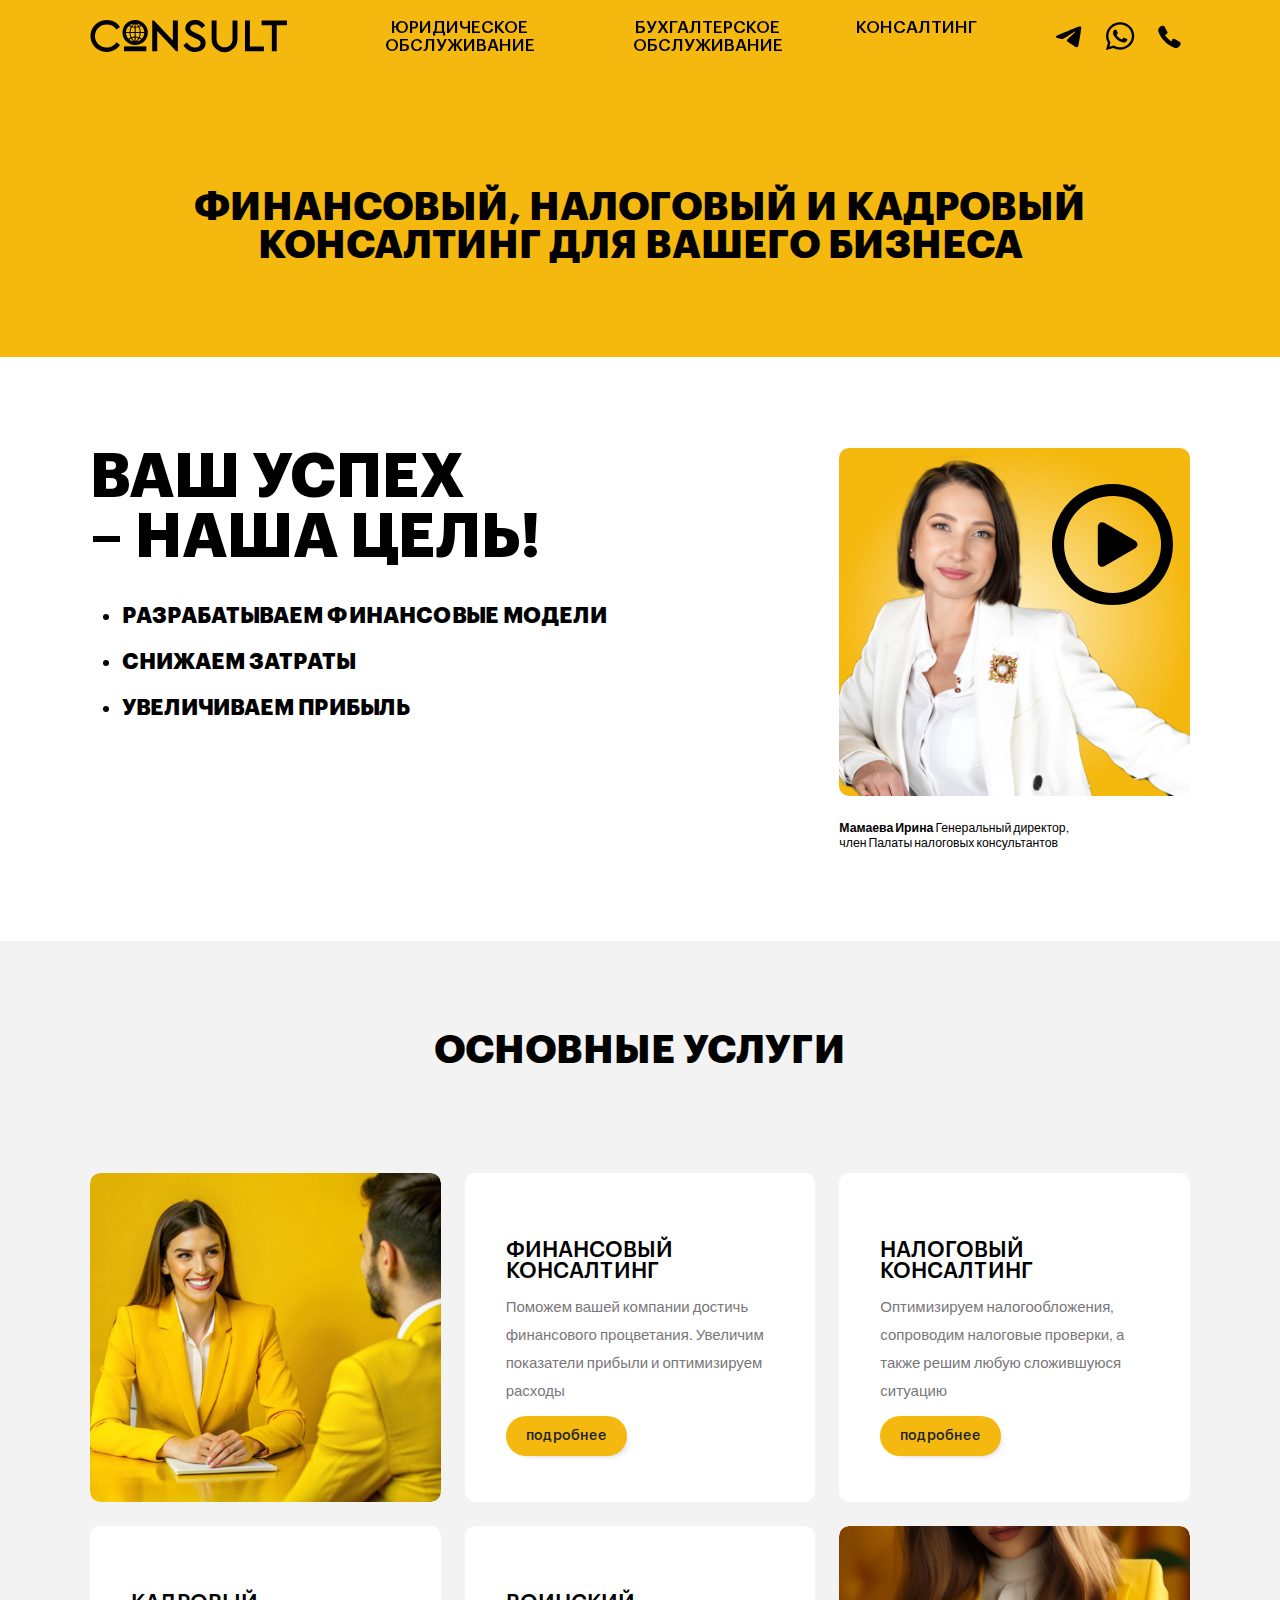
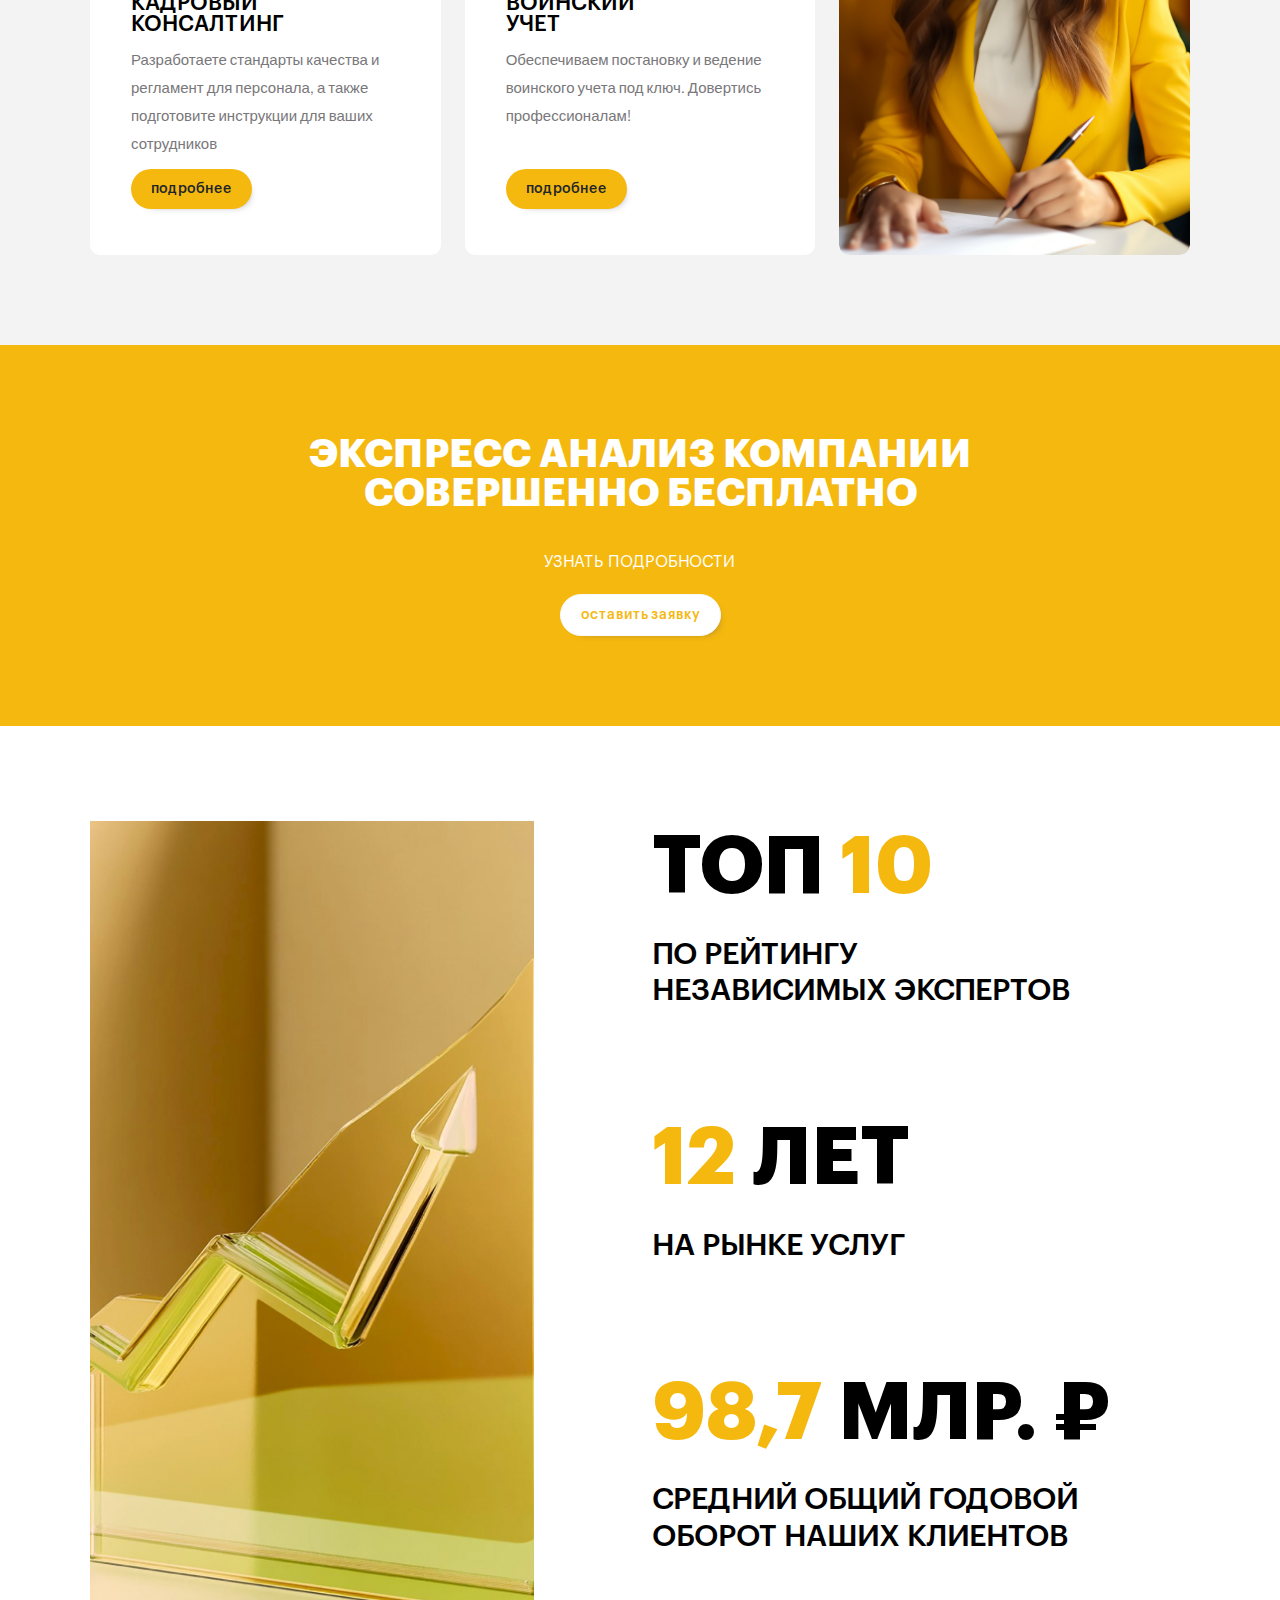
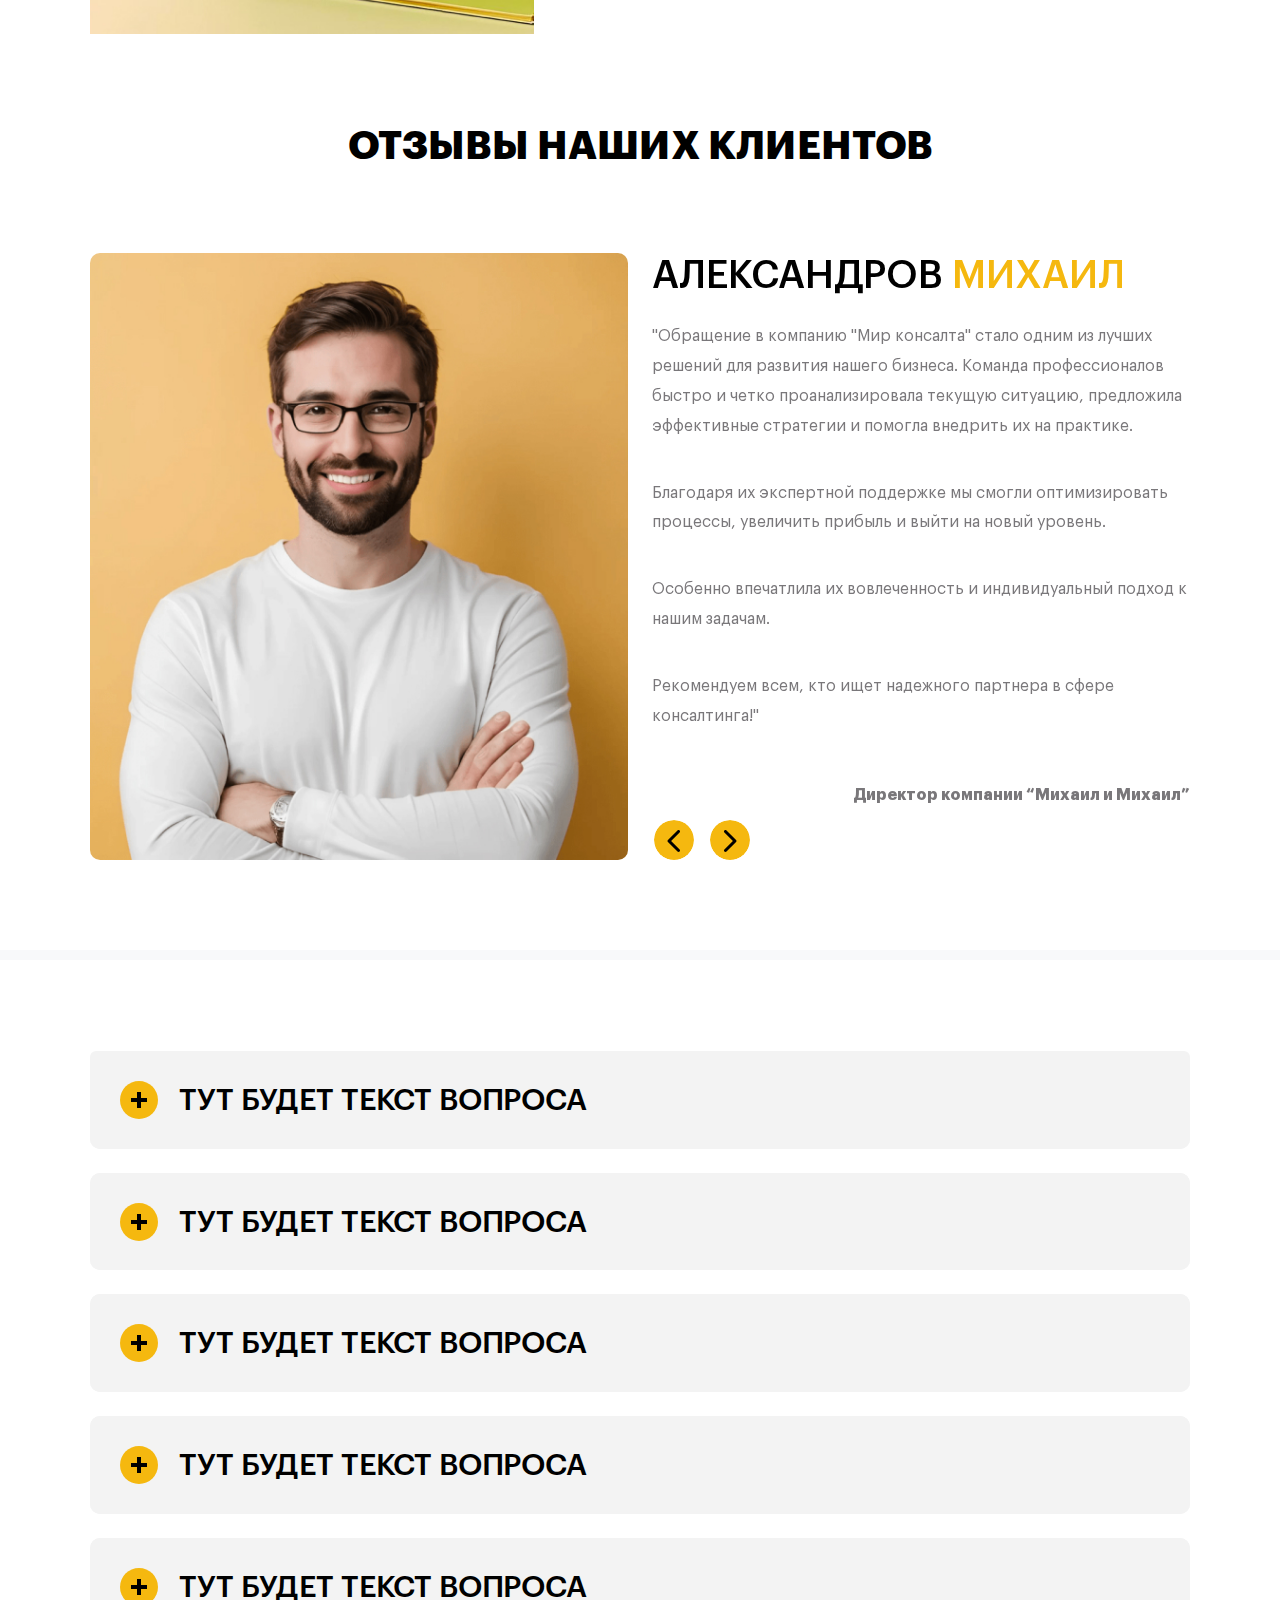
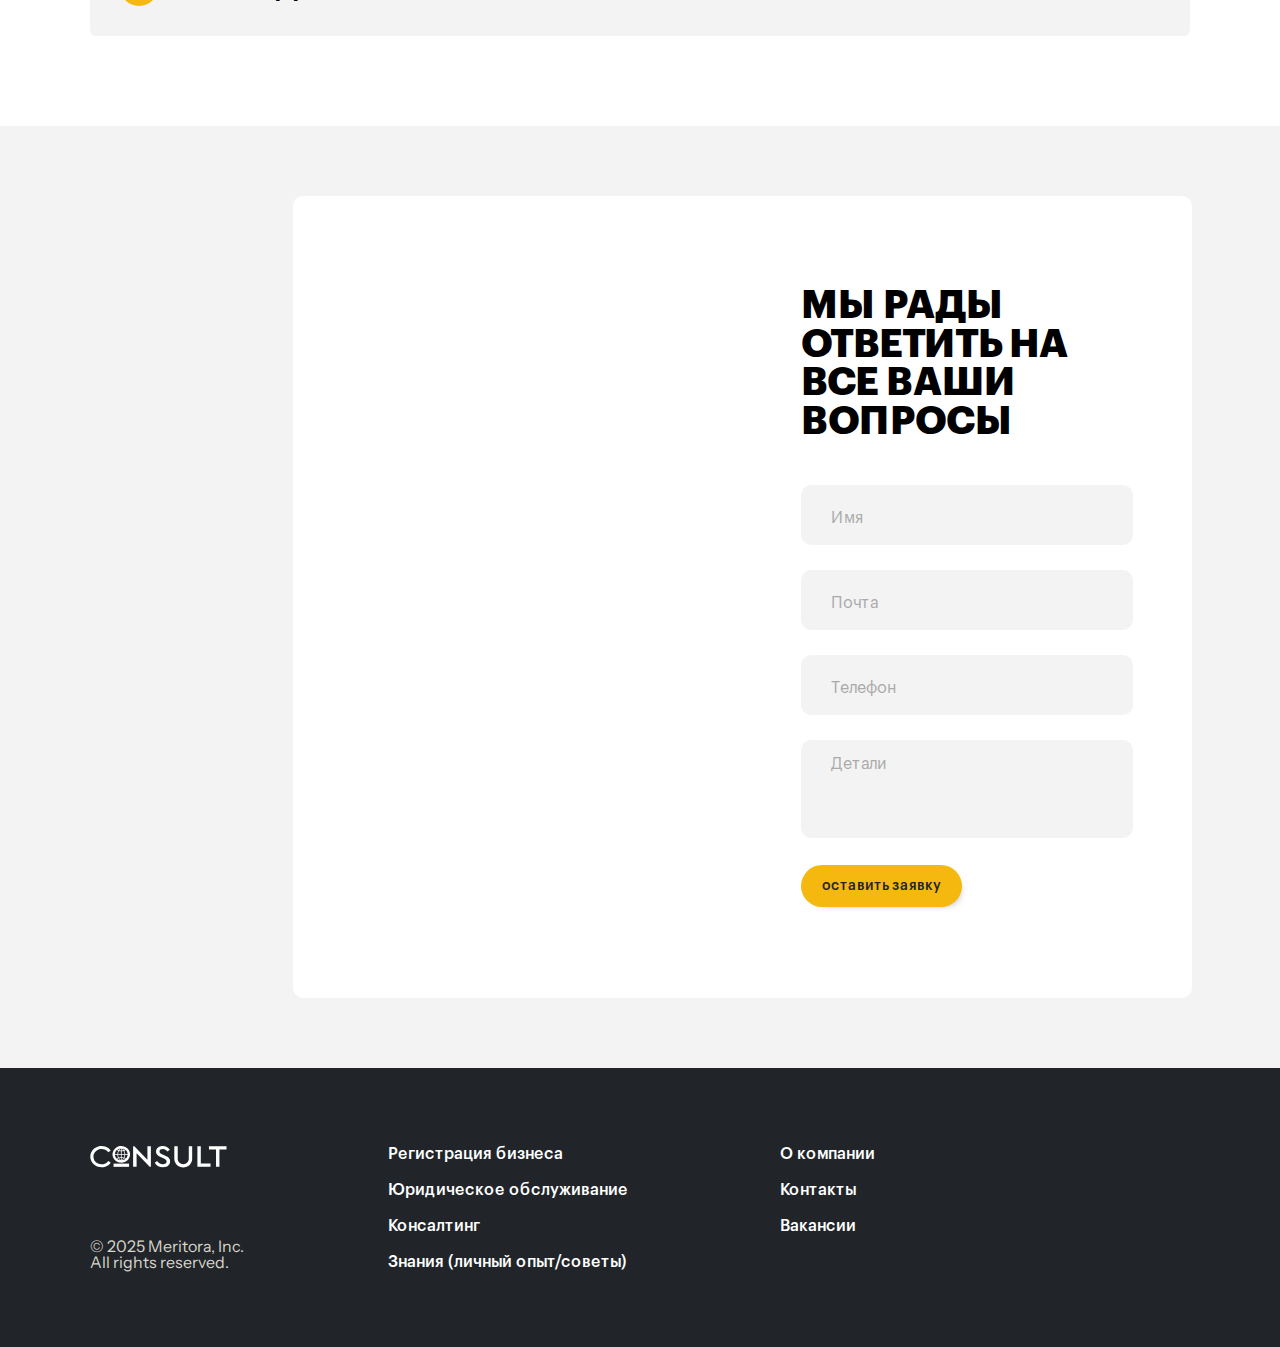
<file: consulting.html>
<!DOCTYPE html>
<html lang="ru">
	<head>
		<!-- Required meta tags -->
		<meta charset="utf-8" />
		<meta name="viewport" content="width=device-width, initial-scale=1" />

		<!-- Bootstrap CSS -->
		<link href="css/bootstrap.min.css" rel="stylesheet" />

		<!-- Theme CSS -->
		<link href="css/theme.css" rel="stylesheet" />

		<link rel="shortcut icon" type="image/x-icon" href="img/ico/email-ico.svg" />

		<title>Universal HTML Template | Главная 1</title>
	</head>
	<body class="consultingPage">
		<section class="bg-accent hero-contactPage">
			<header class="header fixed-top header-transparent" id="header">
				<div class="container">
					<div class="d-flex align-items-center justify-content-between py-3">
						<!-- Логотип -->
						<a href="/" class="order-2 order-lg-1 header-logo" aria-label="Homepage">
							<img src="img/logotip-dark.svg" alt="" loading="lazy" />
						</a>

						<!-- Бургер-меню (мобильная версия) -->
						<button
							class="navbar-toggler d-lg-none"
							type="button"
							data-bs-toggle="offcanvas"
							data-bs-target="#mobileNavbar"
							aria-controls="mobileNavbar"
							aria-label="Toggle navigation"
						>
							<span class="navbar-toggler-icon"></span>
						</button>

						<!-- Навигация (для ПК) -->
						<nav
							class="d-none d-lg-flex flex-row justify-content-center order-1 order-lg-2 nav-dropdown"
						>
							<ul class="navbar-nav d-flex flex-row gap-5 px-3 navbar-nav-dropdown">
								<li class="nav-item">
									<a class="nav-link" href="#">Юридическое обслуживание</a>
								</li>
								<li class="nav-item dropdown">
									<a
										class="nav-link dropdown-toggle"
										href="#"
										id="dropdownMenuOffset"
										role="button"
										data-bs-toggle="dropdown"
										aria-expanded="false"
										data-bs-offset="-76,26"
									>
										Бухгалтерское обслуживание
									</a>
									<ul class="dropdown-menu">
										<li>
											<a class="dropdown-item" href="#"
												>Название страниц в разделе</a
											>
										</li>
										<li>
											<a class="dropdown-item" href="#"
												>Название страниц в разделе</a
											>
										</li>
										<li>
											<a class="dropdown-item" href="#"
												>Название страниц в разделе</a
											>
										</li>
									</ul>
								</li>
								<li class="nav-item">
									<a class="nav-link" href="#">Консалтинг</a>
								</li>
							</ul>
						</nav>

						<!-- Социальные сети -->
						<div class="d-flex align-items-center gap-2 social-icon order-3">
							<a href="#" class="btn p-0">
								<img
									src="img/icons/telegram-dark.svg"
									class="social-icon"
									loading="lazy"
								/>
							</a>
							<a href="#" class="btn p-0">
								<img
									src="img/icons/whatsApp-dark.svg"
									class="social-icon"
									loading="lazy"
								/>
							</a>
							<a href="#" class="btn p-0">
								<img
									src="img/icons/telephone-dark.svg"
									class="social-icon"
									loading="lazy"
								/>
							</a>
						</div>
					</div>
				</div>

				<!-- Offcanvas Навигация (для мобильных) -->
				<div
					class="offcanvas offcanvas-start"
					tabindex="-1"
					id="mobileNavbar"
					aria-labelledby="mobileNavbarLabel"
				>
					<div class="offcanvas-body">
						<ul class="navbar-nav flex-column justify-content-start">
							<li class="nav-item">
								<a class="nav-link" href="#">Юридическое обслуживание</a>
							</li>
							<li class="nav-item dropdown">
								<a
									class="nav-link dropdown-toggle"
									href="#"
									id="dropdownMenuOffset"
									role="button"
									data-bs-toggle="dropdown"
									aria-expanded="false"
									data-bs-display="static"
								>
									Бухгалтерское обслуживание
								</a>
								<ul class="dropdown-menu">
									<li>
										<a class="dropdown-item" href="#"
											>Название страниц в разделе</a
										>
									</li>
									<li>
										<a class="dropdown-item" href="#"
											>Название страниц в разделе</a
										>
									</li>
									<li>
										<a class="dropdown-item" href="#"
											>Название страниц в разделе</a
										>
									</li>
								</ul>
							</li>
							<li class="nav-item">
								<a class="nav-link" href="#">Консалтинг</a>
							</li>
						</ul>
					</div>
				</div>
			</header>
			<section class="bg-accent text-center section">
				<div class="container">
					<h2 class="text-uppercase lh-1 mb-0">
						Финансовый, налоговый и кадровый консалтинг для вашего бизнеса
					</h2>
				</div>
			</section>
		</section>

		<section
			class="consultingPageHero section d-flex justify-content-center align-items-center"
		>
			<div class="container">
				<div class="row justify-content-between">
					<!-- Правая колонка -->
					<div class="col-12 col-lg-8 d-flex flex-column align-items-start">
						<h1 class="h1 text-uppercase lh-1 d-flex flex-column">
							Ваш успех
							<span>– наша цель!</span>
						</h1>

						<ul class="mb-0 mt-1 mt-md-0">
							<li class="lh-1 h3 text-uppercase mb-4">
								Разрабатываем финансовые модели
							</li>
							<li class="lh-1 h3 text-uppercase mb-4">снижаем затраты</li>
							<li class="lh-1 h3 text-uppercase mb-4">увеличиваем прибыль</li>
						</ul>
					</div>

					<!-- Левая колонка -->
					<div class="col-12 col-lg-4 position-relative text-end accounting-cards-img">
						<img
							src="img/Mamayeva-Irina-General-Director-2.jpg"
							alt="..."
							loading="lazy"
						/>
						<button
							class="p-0 m-0 border-none accounting-cards-play btn video-trigger"
							data-bs-toggle="modal"
							data-bs-target="#videoModal"
							data-video-url="https://www.youtube.com/embed/qW3iZCv7vSA?si=3EfWBiOguFQ40FAI"
						>
							<img class="img-fluid" src="img/icons/play.svg" alt="..." />
						</button>
						<div class="text-start">
							<p class="hero-text">
								<span class="fw-bold"> Мамаева Ирина</span> Генеральный директор,<br />
								член Палаты налоговых консультантов
							</p>
						</div>
					</div>
				</div>
			</div>
		</section>

		<section class="accounting section bg-grey">
			<div class="container">
				<div class="row">
					<div class="col-12 text-center">
						<h2 class="h2 text-center lh-1 text-uppercase">основные услуги</h2>
					</div>
				</div>

				<div class="row g-4 accounting-cards position-relative">
					<div class="col-md-6 col-lg-4 order-1 order-md-0 accounting-cards-img">
						<div class="card position-relative p-0">
							<img
								src="img/consulting/woman-yellow-suit-smiles-camera.jpg"
								alt="..."
								loading="lazy"
							/>
						</div>
					</div>

					<div class="col-md-6 col-lg-4 order-0 order-md-1">
						<div class="card">
							<h3 class="h3 card-title">финансовый консалтинг</h3>
							<p class="card-text">
								Поможем вашей компании достичь финансового процветания. Увеличим
								показатели прибыли и оптимизируем расходы
							</p>
							<a href="#" class="btn btn-accent">Подробнее</a>
						</div>
					</div>

					<div class="col-md-6 col-lg-4 order-2 order-md-2">
						<div class="card">
							<h3 class="h3 card-title">налоговый консалтинг</h3>
							<p class="card-text">
								Оптимизируем налогообложения, сопроводим налоговые проверки, а также
								решим любую сложившуюся ситуацию
							</p>
							<a href="#" class="btn btn-accent">Подробнее</a>
						</div>
					</div>

					<div class="col-md-6 col-lg-4 order-3 order-md-3">
						<div class="card">
							<h3 class="h3 card-title">кадровый консалтинг</h3>
							<p class="card-text">
								Разработаете стандарты качества и регламент для персонала, а также
								подготовите инструкции для ваших сотрудников
							</p>
							<a href="#" class="btn btn-accent">Подробнее</a>
						</div>
					</div>

					<div class="col-md-6 col-lg-4 order-5 order-md-4">
						<div class="card">
							<h3 class="h3 card-title">воинский учет</h3>
							<p class="card-text">
								Обеспечиваем постановку и ведение воинского учета под ключ.
								Довертись профессионалам!
							</p>
							<a href="#" class="btn btn-accent">Подробнее</a>
						</div>
					</div>

					<div class="col-md-6 col-lg-4 order-4 order-md-5 accounting-cards-img">
						<div class="card position-relative p-0">
							<img
								src="img/consulting/empowered-elegance-business-woman-portrait.jpg"
								alt="..."
								loading="lazy"
							/>
						</div>
					</div>
				</div>
			</div>
		</section>

		<section class="cta-section bg-accent text-center section">
			<div class="container">
				<h2 class="text-white text-uppercase lh-1 mb-4 pb-3">
					Экспресс анализ компании совершенно бесплатно
				</h2>
				<p class="text-white lh-1 text-uppercase mb-4">Узнать подробности</p>
				<button class="btn btn-light" data-bs-toggle="modal" data-bs-target="#contactModal">
					Оставить заявку
				</button>
			</div>
		</section>

		<section class="section-line d-flex align-items-center">
			<div class="container">
				<div class="row justify-content-between align-items-stretch h-100">
					<!-- Левая колонка с изображением -->
					<div class="order-1 order-md-0 col-md-5 d-flex justify-content-center mb-0">
						<img
							src="img/line.jpg"
							alt="Описание изображения"
							class="img-fluid ms-0 me-auto"
						/>
					</div>

					<!-- Правая колонка с текстовым блоком -->
					<div
						class="order-0 order-md-1 col-md-6 d-flex flex-column justify-content-between section-line-text-wrapper"
					>
						<!-- Первый блок текста -->
						<div class="mb-4">
							<h3 class="section-line-title">
								ТОП <span class="color-accent">10</span>
							</h3>
							<p>
								по рейтингу <br />
								независимых экспертов
							</p>
						</div>
						<!-- Второй блок текста -->
						<div class="mb-4">
							<h3 class="section-line-title">
								<span class="color-accent">12</span> лет
							</h3>
							<p>на рынке услуг</p>
						</div>
						<!-- Третий блок текста -->
						<div>
							<h3 class="section-line-title">
								<span class="color-accent">98,7</span> млр. ₽
							</h3>
							<p>
								средний общий годовой <br />
								оборот наших клиентов
							</p>
						</div>
					</div>
				</div>
			</div>
		</section>

		<section class="section-reviews section">
			<div class="container">
				<h2 class="text-center text-uppercase section-reviews-title">
					отзывы наших клиентов
				</h2>

				<!-- Карусель с отзывами -->
				<div id="reviewsCarousel" class="carousel slide">
					<!-- data-bs-ride="carousel" -->
					<div class="carousel-inner">
						<div class="carousel-item active">
							<div class="row">
								<div class="col-12 col-lg-6 text-center text-lg-start mb-3 mb-lg-0">
									<img
										src="img/feedback-men.jpg"
										class="img-fluid"
										alt="Отзыв 1"
									/>
								</div>
								<div
									class="col-12 col-lg-6 d-flex flex-column justify-content-between"
								>
									<h3 class="review-title h2">
										Александров <span class="color-accent">Михаил</span>
									</h3>

									<div class="review-text">
										<p>
											"Обращение в компанию "Мир консалта" стало одним из
											лучших решений для развития нашего бизнеса. Команда
											профессионалов быстро и четко проанализировала текущую
											ситуацию, предложила эффективные стратегии и помогла
											внедрить их на практике.
										</p>

										<p>
											Благодаря их экспертной поддержке мы смогли
											оптимизировать процессы, увеличить прибыль и выйти на
											новый уровень.
										</p>

										<p>
											Особенно впечатлила их вовлеченность и индивидуальный
											подход к нашим задачам.
										</p>

										<p>
											Рекомендуем всем, кто ищет надежного партнера в сфере
											консалтинга!"
										</p>
									</div>
									<p class="review-author">Директор компании “Михаил и Михаил”</p>
								</div>
							</div>
						</div>
						<div class="carousel-item">
							<div class="row">
								<div class="col-12 col-lg-6 text-center text-lg-start mb-3 mb-lg-0">
									<img
										src="img/feedback-men.jpg"
										class="img-fluid"
										alt="Отзыв 1"
									/>
								</div>
								<div
									class="col-12 col-lg-6 d-flex flex-column justify-content-between"
								>
									<h3 class="review-title h2">
										Александров <span class="color-accent">Михаил</span>
									</h3>
									<p class="review-text">
										"Благодаря вашей команде, наш бизнес вышел на новый уровень.
										Отличный сервис и профессиональный подход!"
									</p>
									<p class="review-author">Иван Иванов</p>
								</div>
							</div>
						</div>
						<div class="carousel-item">
							<div class="row">
								<div class="col-12 col-lg-6 text-center text-lg-start mb-3 mb-lg-0">
									<img
										src="img/feedback-men.jpg"
										class="img-fluid"
										alt="Отзыв 1"
									/>
								</div>
								<div
									class="col-12 col-lg-6 d-flex flex-column justify-content-between"
								>
									<h3 class="review-title h2">
										Александров <span class="color-accent">Михаил</span>
									</h3>
									<p class="review-text">
										"Благодаря вашей команде, наш бизнес вышел на новый уровень.
										Отличный сервис и профессиональный подход!"
									</p>
									<p class="review-author">Иван Иванов</p>
								</div>
							</div>
						</div>
						<!-- Пагинация и управление слайдером -->
						<div class="carousel-controls d-flex gap-3">
							<button
								type="button"
								id="reviewsCarouselPrev"
								data-bs-target="#reviewsCarousel"
								data-bs-slide="prev"
							>
								<span class="visually-hidden">Предыдущий</span>
							</button>
							<button
								type="button"
								id="reviewsCarouselNext"
								data-bs-target="#reviewsCarousel"
								data-bs-slide="next"
							>
								<span class="visually-hidden">Следующий</span>
							</button>
						</div>
					</div>
				</div>
			</div>
		</section>

		<div class="bg-light" style="height: 10px"></div>

		<section class="section">
			<div class="accordion container" id="faqAccordion">
				<div class="accordion-item mb-4">
					<h2 class="accordion-header" id="headingOne">
						<button
							class="accordion-button d-flex align-items-center"
							type="button"
							data-bs-toggle="collapse"
							data-bs-target="#collapseOne"
							aria-expanded="false"
							aria-controls="collapseOne"
						>
							<span class="icon"></span>
							<h3 class="m-0 text-uppercase fw-medium">Тут будет текст вопроса</h3>
						</button>
					</h2>
					<div
						id="collapseOne"
						class="accordion-collapse collapse"
						aria-labelledby="headingOne"
						data-bs-parent="#faqAccordion"
					>
						<div class="accordion-body">
							<p>Тут будет небольшой текст ответа на вопрос</p>
						</div>
					</div>
				</div>
				<div class="accordion-item mb-4">
					<h2 class="accordion-header" id="headingTwo">
						<button
							class="accordion-button d-flex align-items-center"
							type="button"
							data-bs-toggle="collapse"
							data-bs-target="#collapseTwo"
							aria-expanded="false"
							aria-controls="collapseTwo"
						>
							<span class="icon"></span>
							<h3 class="m-0 text-uppercase fw-medium">Тут будет текст вопроса</h3>
						</button>
					</h2>
					<div
						id="collapseTwo"
						class="accordion-collapse collapse"
						aria-labelledby="headingTwo"
						data-bs-parent="#faqAccordion"
					>
						<div class="accordion-body">
							<p>Тут будет небольшой текст ответа на вопрос</p>
						</div>
					</div>
				</div>
				<div class="accordion-item mb-4">
					<h2 class="accordion-header" id="headingThree">
						<button
							class="accordion-button d-flex align-items-center"
							type="button"
							data-bs-toggle="collapse"
							data-bs-target="#collapseThree"
							aria-expanded="false"
							aria-controls="collapseThree"
						>
							<span class="icon"></span>
							<h3 class="m-0 text-uppercase fw-medium">Тут будет текст вопроса</h3>
						</button>
					</h2>
					<div
						id="collapseThree"
						class="accordion-collapse collapse"
						aria-labelledby="headingThree"
						data-bs-parent="#faqAccordion"
					>
						<div class="accordion-body">
							<p>Тут будет небольшой текст ответа на вопрос</p>
						</div>
					</div>
				</div>
				<div class="accordion-item mb-4">
					<h2 class="accordion-header" id="headingFour">
						<button
							class="accordion-button d-flex align-items-center"
							type="button"
							data-bs-toggle="collapse"
							data-bs-target="#collapseFour"
							aria-expanded="false"
							aria-controls="collapseFour"
						>
							<span class="icon"></span>
							<h3 class="m-0 text-uppercase fw-medium">Тут будет текст вопроса</h3>
						</button>
					</h2>
					<div
						id="collapseFour"
						class="accordion-collapse collapse"
						aria-labelledby="headingFour"
						data-bs-parent="#faqAccordion"
					>
						<div class="accordion-body">
							<p>Тут будет небольшой текст ответа на вопрос</p>
						</div>
					</div>
				</div>
				<div class="accordion-item">
					<h2 class="accordion-header" id="headingFive">
						<button
							class="accordion-button d-flex align-items-center"
							type="button"
							data-bs-toggle="collapse"
							data-bs-target="#collapseFive"
							aria-expanded="false"
							aria-controls="collapseFive"
						>
							<span class="icon"></span>
							<h3 class="m-0 text-uppercase fw-medium">Тут будет текст вопроса</h3>
						</button>
					</h2>
					<div
						id="collapseFive"
						class="accordion-collapse collapse"
						aria-labelledby="headingFive"
						data-bs-parent="#faqAccordion"
					>
						<div class="accordion-body">
							<p>Тут будет небольшой текст ответа на вопрос</p>
						</div>
					</div>
				</div>
			</div>
		</section>

		<section class="contact-section bg-grey" aria-labelledby="contact-title">
			<div class="container">
				<div
					class="row justify-content-center justify-content-md-between position-relative contact-section-form-inner align-items-center"
				>
					<div class="col-12 col-md-7 z-2 mb-5 mb-md-0">
						<img
							src="img/woman-working-call-center-talking-with-clients-using-headphones-microphone.jpg"
							alt="Оператор колл-центра общается с клиентами по гарнитуре"
							class="contact-section-img w-100"
							loading="lazy"
						/>
					</div>

					<div class="col-12 col-md-4 z-2">
						<h2
							aria-labelledby="contact-title"
							class="contact-section-title text-uppercase"
						>
							мы рады
							<span style="letter-spacing: -0.03em">ответить на все</span> ваши
							вопросы
						</h2>
						<form
							class="w-100 contact-section-form"
							id="contactForm"
							novalidate
							aria-describedby="form-instruction"
						>
							<p id="form-instruction" class="visually-hidden">
								Введите ваше имя, email и телефон (они обязательны для заполнения),
								а также, если необходимо, оставьте комментарий.
							</p>

							<label class="custom-field">
								<input
									name="name"
									type="text"
									placeholder="Ваше имя"
									required
									aria-required="true"
								/>
								<span class="placeholder">Имя</span>
								<span class="error-message" aria-live="polite"></span>
							</label>
							<label class="custom-field">
								<input
									name="email"
									type="email"
									placeholder="Ваш e-mail"
									required
									aria-required="true"
								/>
								<span class="placeholder">Почта</span>
								<span class="error-message" aria-live="polite"></span>
							</label>
							<label class="custom-field">
								<input
									name="phone"
									type="tel"
									placeholder="Ваш номер телефона"
									required
									aria-required="true"
								/>
								<span class="placeholder">Телефон</span>
								<span class="error-message" aria-live="polite"></span>
							</label>
							<label class="custom-field mb-4">
								<textarea
									name="comment"
									placeholder="Сообщение или детали запроса"
									rows="3"
									maxlength="300"
									aria-describedby="comment-help"
								></textarea>
								<span class="placeholder">Детали</span>
								<small id="comment-help" class="visually-hidden"
									>Максимальная длина сообщения — 300 символов.</small
								>
							</label>
							<button
								type="submit"
								class="btn btn-accent"
								aria-label="Отправить заявку"
							>
								оставить заявку
							</button>
						</form>

						<div
							id="successMessage"
							class="success-message"
							role="alert"
							aria-live="assertive"
						>
							<p class="h2">Форма успешно отправлена!</p>
						</div>
					</div>
				</div>
			</div>
		</section>

		<footer class="footer bg-dark text-white">
			<div class="container">
				<div class="row row-cols-1 row-cols-md-4 gy-4 align-items-stretch">
					<div class="col col-md-3 col-lg-2 d-flex flex-column justify-content-between r">
						<a href="#" class="footer-logo">
							<img src="img/logotip-light.svg" alt="Логотип" class="img-fluid" />
						</a>
						<p class="footer-copyright d-none d-md-block m-0">
							&copy; 2025 Meritora, Inc. <br />
							All rights reserved.
						</p>
					</div>

					<div class="col col-md-5 col-lg-4 footer-link-wrapper">
						<ul class="list-unstyled footer-link mt-0">
							<li>
								<a href="#" class="text-white text-decoration-none"
									>Регистрация бизнеса</a
								>
							</li>
							<li>
								<a href="#" class="text-white text-decoration-none"
									>Юридическое обслуживание</a
								>
							</li>
							<li>
								<a href="#" class="text-white text-decoration-none">Консалтинг</a>
							</li>
							<li>
								<a href="#" class="text-white text-decoration-none"
									>Знания (личный опыт/советы)</a
								>
							</li>
						</ul>
					</div>

					<div class="col col-md-3 col-lg-4">
						<ul class="list-unstyled mt-0">
							<li>
								<a href="#" class="text-white text-decoration-none">О компании</a>
							</li>
							<li>
								<a href="#" class="text-white text-decoration-none">Контакты</a>
							</li>
							<li>
								<a href="#" class="text-white text-decoration-none">Вакансии</a>
							</li>
						</ul>
					</div>

					<div class="col col-md-1 col-lg-2 align-content-center footer-social-icons">
						<div class="social-icons d-flex gap-2 flex-md-column flex-lg-row">
							<a href="#" class="p-0">
								<img src="img/icons/vk.svg" class="social-icon" loading="lazy" />
							</a>
							<a href="#" class="p-0">
								<img
									src="img/icons/youtube.svg"
									class="social-icon"
									loading="lazy"
								/>
							</a>
							<a href="#" class="p-0">
								<img
									src="img/icons/telegram.svg"
									class="social-icon"
									loading="lazy"
								/>
							</a>
						</div>
					</div>
				</div>
				<!-- Копирайт для больших экранов -->
				<p class="footer-copyright d-md-none mb-0">
					&copy; 2025 Meritora, Inc.
					<br />All rights reserved.
				</p>
			</div>
		</footer>

		<!-- Модальное окно для видео -->
		<div
			class="modal fade"
			id="videoModal"
			tabindex="-1"
			aria-labelledby="videoModalLabel"
			aria-hidden="true"
			data-bs-backdrop="static"
		>
			<div class="modal-dialog modal-dialog-centered modal-custom">
				<div class="modal-content justify-content-center">
					<div class="modal-body p-0 align-content-center">
						<div class="ratio ratio-16x9 video-container">
							<iframe
								src=""
								frameborder="0"
								allow="autoplay; encrypted-media"
								allowfullscreen
								id="modalVideoIframe"
							></iframe>
						</div>
					</div>
				</div>
			</div>
		</div>

		<div
			class="modal fade bg-light"
			id="contactModal"
			tabindex="-1"
			aria-labelledby="contactModalLabel"
			aria-hidden="true"
		>
			<div class="modal-dialog modal-dialog-centered h-100">
				<div class="modal-content">
					<div class="modal-header">
						<h5 class="modal-title text-uppercase" id="contactModalLabel">
							Оставьте заявку
						</h5>
						<button
							type="button"
							class="btn-close"
							data-bs-dismiss="modal"
							aria-label="Закрыть"
						></button>
					</div>
					<div class="modal-body">
						<form class="w-100 contact-section-form" id="contactForm" novalidate>
							<label class="custom-field">
								<input name="name" type="text" placeholder="Ваше имя" required />
								<span class="placeholder">Имя</span>
								<span class="error-message" aria-live="polite"></span>
							</label>
							<label class="custom-field">
								<input
									name="email"
									type="email"
									placeholder="Ваш e-mail"
									required
								/>
								<span class="placeholder">Почта</span>
								<span class="error-message" aria-live="polite"></span>
							</label>
							<label class="custom-field">
								<input
									name="phone"
									type="tel"
									placeholder="Ваш номер телефона"
									required
								/>
								<span class="placeholder">Телефон</span>
								<span class="error-message" aria-live="polite"></span>
							</label>
							<label class="custom-field mb-4">
								<textarea
									name="comment"
									placeholder="Сообщение или детали запроса"
									rows="3"
									maxlength="300"
								></textarea>
								<span class="placeholder">Детали</span>
							</label>
							<button type="submit" class="btn btn-accent">Оставить заявку</button>
						</form>

						<div
							id="successMessage"
							class="success-message text-center mt-3"
							style="display: none"
						>
							<p class="h2">Форма успешно отправлена!</p>
						</div>
					</div>
				</div>
			</div>
		</div>

		<script type="text/javascript" src="js/bootstrap.bundle.min.js"></script>

		<!-- jQuery -->
		<script src="js/jquery-1.5.1.min.js"></script>

		<!-- validate form scripts -->
		<script src="js/validate-form-main.js"></script>

		<!-- validate form scripts -->
		<script src="js/modal-video.js"></script>

		<!-- Menu scroll scripts -->
		<script type="module" src="js/menu.js"></script>
	</body>
</html>
</file>
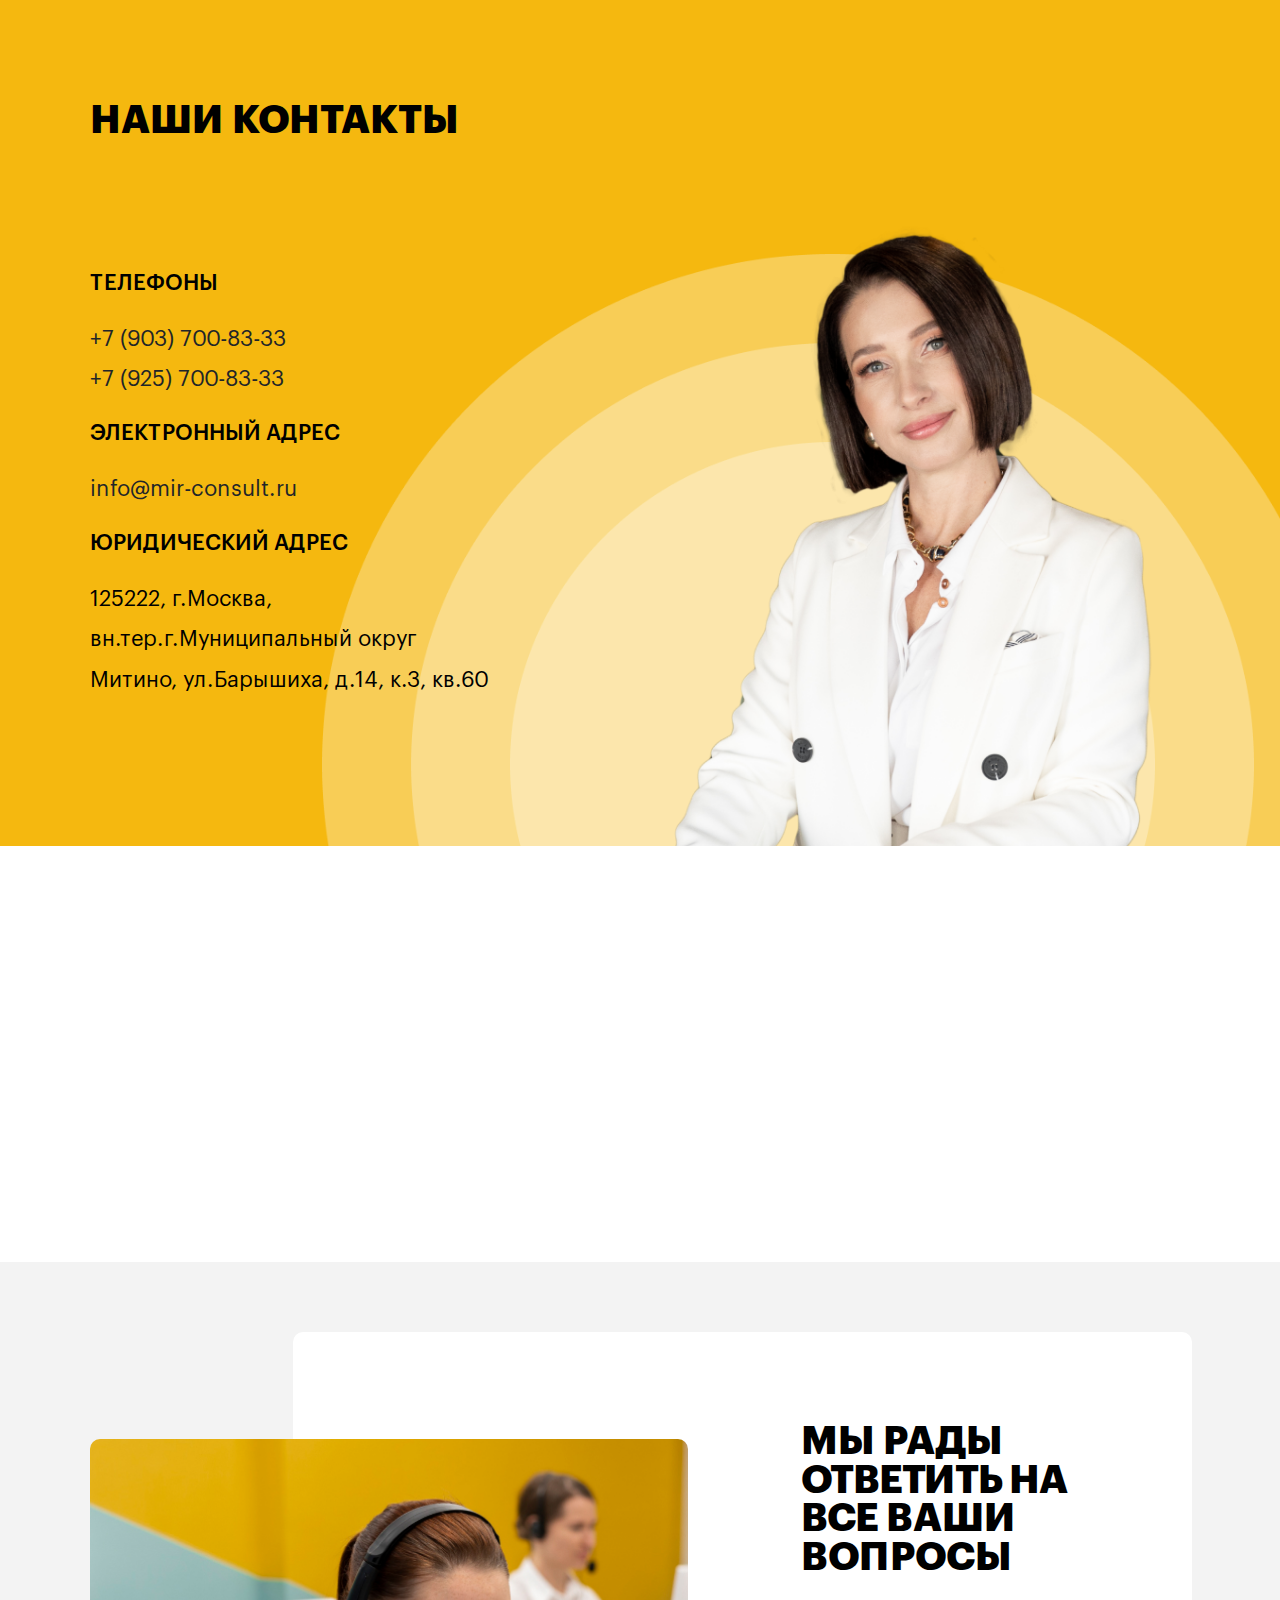
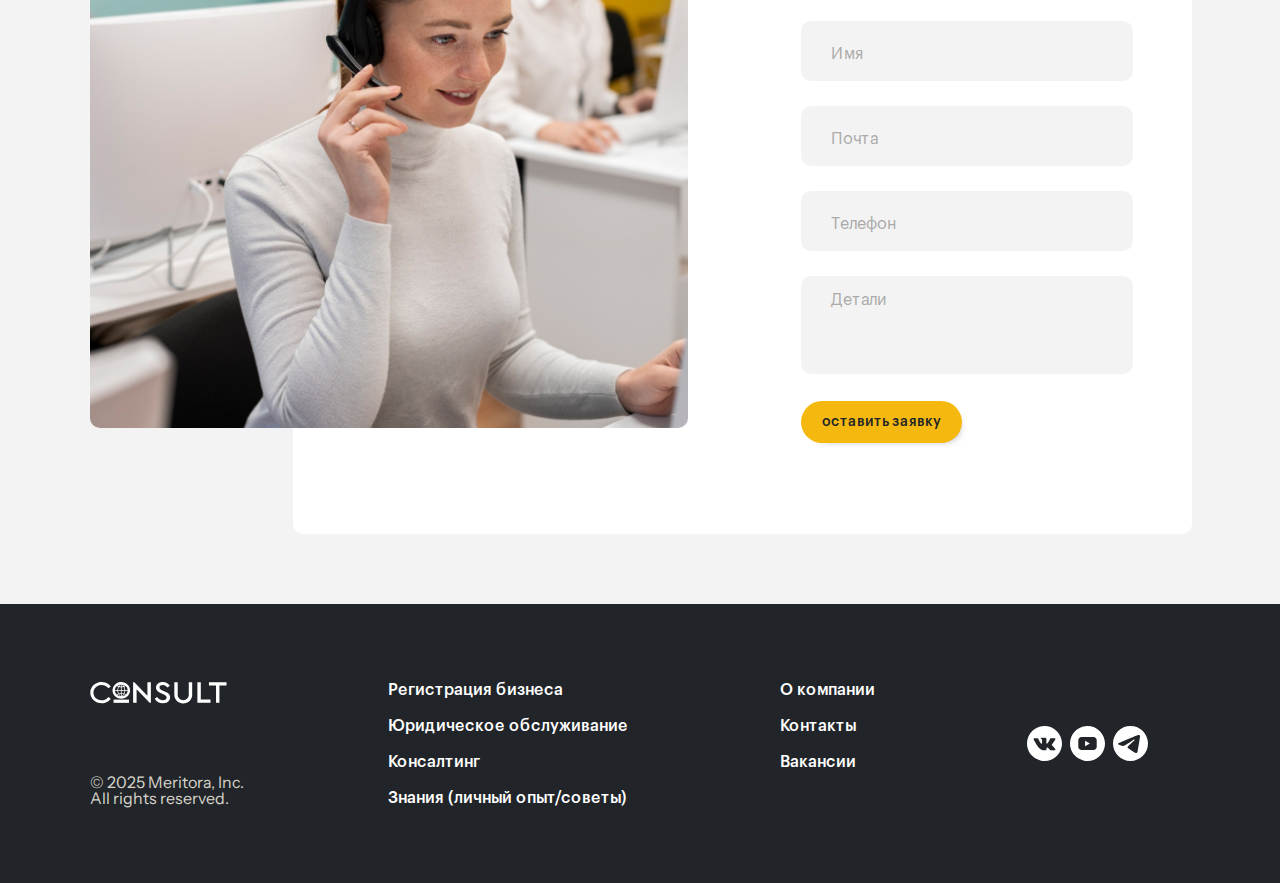
<file: contacts.html>
<!DOCTYPE html>
<html lang="ru">
	<head>
		<!-- Required meta tags -->
		<meta charset="utf-8" />
		<meta name="viewport" content="width=device-width, initial-scale=1" />

		<!-- Bootstrap CSS -->
		<link href="css/bootstrap.min.css" rel="stylesheet" />

		<!-- Theme CSS -->
		<link href="css/theme.css" rel="stylesheet" />

		<link rel="shortcut icon" type="image/x-icon" href="img/ico/email-ico.svg" />

		<title>Universal HTML Template | Главная 1</title>
	</head>
	<body>
		<section class="bg-accent hero-contactPage">
			<?php include get_template_directory() . '/header-main.php'; ?>

			<div class="wrapper position-relative overflow-hidden">
				<div class="container">
					<h2 class="text-uppercase">наши контакты</h2>
					<div class="row align-items-center">
						<div class="col-md-5 contact-info d-flex flex-column gap-4 z-2">
							<div class="contact-tel">
								<p class="h3 text-uppercase lh-1 mb-4">Телефоны</p>
								<a
									class="text-decoration-none text-dark h3 fw-normal m-0"
									href="tel:+7 (495) 123-45-67"
									>+7 (903) 700-83-33</a
								>
								<br />
								<a
									class="text-decoration-none text-dark h3 fw-normal m-0"
									href="tel:+7 (495) 123-45-67"
									>+7 (925) 700-83-33</a
								>
							</div>
							<div class="contact-email">
								<p class="h3 text-uppercase lh-1 mb-4">электронный адрес</p>
								<a
									class="text-decoration-none text-dark h3 fw-normal m-0"
									href="mailto:info@mir-consult.ru"
									>info@mir-consult.ru</a
								>
							</div>
							<div class="contact-address">
								<p class="h3 text-uppercase lh-1 mb-4">Юридический адрес</p>
								<address class="h3 fw-normal">
									125222, г.Москва, <br />
									вн.тер.г.Муниципальный округ <br />
									Митино, ул.Барышиха, д.14, к.3, кв.60
								</address>
							</div>
						</div>
						<div
							class="col-md-7 position-relative hero-contactPage-wrapper align-self-end"
						>
							<img
								src="img/contact-Mamayeva-Irina-General-Director.png"
								alt="Изображение"
								class="img-fluid top-lg-50 start-lg-50 translate-lg-middle z-2 position-relative"
							/>
						</div>
					</div>
				</div>
			</div>
		</section>

		<section class="map-section py-5">
			<div class="container">
				<div class="row justify-content-center">
					<div class="col-12">
						<div class="map-wrapper rounded-4 overflow-hidden" id="map2"></div>
					</div>
				</div>
			</div>
		</section>

		<section class="contact-section bg-grey" aria-labelledby="contact-title">
			<div class="container">
				<div
					class="row justify-content-center justify-content-md-between position-relative contact-section-form-inner align-items-center"
				>
					<div class="col-12 col-md-7 z-2 mb-5 mb-md-0">
						<img
							src="img/woman-working-call-center-talking-with-clients-using-headphones-microphone.jpg"
							alt="Оператор колл-центра общается с клиентами по гарнитуре"
							class="contact-section-img w-100"
							loading="lazy"
						/>
					</div>

					<div class="col-12 col-md-4 z-2">
						<h2
							aria-labelledby="contact-title"
							class="contact-section-title text-uppercase"
						>
							мы рады
							<span style="letter-spacing: -0.03em">ответить на все</span> ваши
							вопросы
						</h2>
						<form
							class="w-100 contact-section-form"
							id="contactForm"
							novalidate
							aria-describedby="form-instruction"
						>
							<p id="form-instruction" class="visually-hidden">
								Введите ваше имя, email и телефон (они обязательны для заполнения),
								а также, если необходимо, оставьте комментарий.
							</p>

							<label class="custom-field">
								<input
									name="name"
									type="text"
									placeholder="Ваше имя"
									required
									aria-required="true"
								/>
								<span class="placeholder">Имя</span>
								<span class="error-message" aria-live="polite"></span>
							</label>
							<label class="custom-field">
								<input
									name="email"
									type="email"
									placeholder="Ваш e-mail"
									required
									aria-required="true"
								/>
								<span class="placeholder">Почта</span>
								<span class="error-message" aria-live="polite"></span>
							</label>
							<label class="custom-field">
								<input
									name="phone"
									type="tel"
									placeholder="Ваш номер телефона"
									required
									aria-required="true"
								/>
								<span class="placeholder">Телефон</span>
								<span class="error-message" aria-live="polite"></span>
							</label>
							<label class="custom-field mb-4">
								<textarea
									name="comment"
									placeholder="Сообщение или детали запроса"
									rows="3"
									maxlength="300"
									aria-describedby="comment-help"
								></textarea>
								<span class="placeholder">Детали</span>
								<small id="comment-help" class="visually-hidden"
									>Максимальная длина сообщения — 300 символов.</small
								>
							</label>
							<button
								type="submit"
								class="btn btn-accent"
								aria-label="Отправить заявку"
							>
								оставить заявку
							</button>
						</form>

						<div
							id="successMessage"
							class="success-message"
							role="alert"
							aria-live="assertive"
						>
							<p class="h2">Форма успешно отправлена!</p>
						</div>
					</div>
				</div>
			</div>
		</section>

		<!-- Модальное окно для видео -->
		<div
			class="modal fade"
			id="videoModal"
			tabindex="-1"
			aria-labelledby="videoModalLabel"
			aria-hidden="true"
			data-bs-backdrop="static"
		>
			<div class="modal-dialog modal-dialog-centered modal-custom">
				<div class="modal-content justify-content-center">
					<div class="modal-header">
						<h5
							class="modal-title h2 text-center lh-1 text-uppercase"
							id="videoModalLabel"
						>
							Экспертное бухгалтерское, юридическое и финансовое обслуживание
						</h5>
					</div>
					<div class="modal-body p-0 align-content-center">
						<div class="ratio ratio-16x9 video-container">
							<iframe
								src=""
								frameborder="0"
								allow="autoplay; encrypted-media"
								allowfullscreen
								id="modalVideoIframe"
							></iframe>
						</div>
					</div>
				</div>
			</div>
		</div>

		<footer class="footer bg-dark text-white">
			<div class="container">
				<div class="row row-cols-1 row-cols-md-4 gy-4 align-items-stretch">
					<div class="col col-md-3 col-lg-2 d-flex flex-column justify-content-between r">
						<a href="#" class="footer-logo">
							<img src="img/logotip-light.svg" alt="Логотип" class="img-fluid" />
						</a>
						<p class="footer-copyright d-none d-md-block m-0">
							&copy; 2025 Meritora, Inc. <br />
							All rights reserved.
						</p>
					</div>

					<div class="col col-md-5 col-lg-4 footer-link-wrapper">
						<ul class="list-unstyled footer-link mt-0">
							<li>
								<a href="#" class="text-white text-decoration-none"
									>Регистрация бизнеса</a
								>
							</li>
							<li>
								<a href="#" class="text-white text-decoration-none"
									>Юридическое обслуживание</a
								>
							</li>
							<li>
								<a href="#" class="text-white text-decoration-none">Консалтинг</a>
							</li>
							<li>
								<a href="#" class="text-white text-decoration-none"
									>Знания (личный опыт/советы)</a
								>
							</li>
						</ul>
					</div>

					<div class="col col-md-3 col-lg-4">
						<ul class="list-unstyled mt-0">
							<li>
								<a href="#" class="text-white text-decoration-none">О компании</a>
							</li>
							<li>
								<a href="#" class="text-white text-decoration-none">Контакты</a>
							</li>
							<li>
								<a href="#" class="text-white text-decoration-none">Вакансии</a>
							</li>
						</ul>
					</div>

					<div class="col col-md-1 col-lg-2 align-content-center footer-social-icons">
						<div class="social-icons d-flex gap-2 flex-md-column flex-lg-row">
							<a href="#" class="p-0">
								<img src="img/icons/vk.svg" class="social-icon" loading="lazy" />
							</a>
							<a href="#" class="p-0">
								<img
									src="img/icons/youtube.svg"
									class="social-icon"
									loading="lazy"
								/>
							</a>
							<a href="#" class="p-0">
								<img
									src="img/icons/telegram.svg"
									class="social-icon"
									loading="lazy"
								/>
							</a>
						</div>
					</div>
				</div>
				<!-- Копирайт для больших экранов -->
				<p class="footer-copyright d-md-none mb-0">
					&copy; 2025 Meritora, Inc.
					<br />All rights reserved.
				</p>
			</div>
		</footer>

		<script
			src="https://api-maps.yandex.ru/2.1/?apikey=7a322092-0e89-4de6-8bff-0a1795b5548e&lang=ru_RU"
			type="text/javascript"
		></script>

		<script type="text/javascript">
			ymaps.ready(init);

			var screenWidth = document.documentElement.clientWidth;
			var center = [55.755864, 37.617698];
			var zoom = screenWidth > 1000 ? 17 : 15;

			function init() {
				// Создание карты без контролов
				var myMap = new ymaps.Map(
					'map2',
					{
						center: center,
						zoom: zoom,
						controls: [],
					},
					{
						suppressMapOpenBlock: true,
					},
				);

				var myPlacemark = new ymaps.Placemark(
					[55.755864, 37.617698],
					{
						iconContent: 'ул.Барышиха, д.14',
					},
					{
						iconLayout: 'default#imageWithContent', // Макет с текстом
						iconImageHref: 'img/icons/map.svg', // Картинка маркера
						iconImageSize: [48, 52], // Размер иконки
						iconImageOffset: [-24, -52], // Смещение, чтобы текст не перекрывал иконку
						iconContentOffset: [46, 0], // Смещение текста под маркер
					},
				);

				myMap.geoObjects.add(myPlacemark);
			}
		</script>

		<script type="text/javascript" src="js/bootstrap.bundle.min.js"></script>

		<!-- jQuery -->
		<script src="js/jquery-1.5.1.min.js"></script>

		<!-- Menu scroll scripts -->
		<script type="module" src="js/menu.js"></script>

		<!-- validate form scripts -->
		<script src="js/validate-form-main.js"></script>
	</body>
</html>
</file>
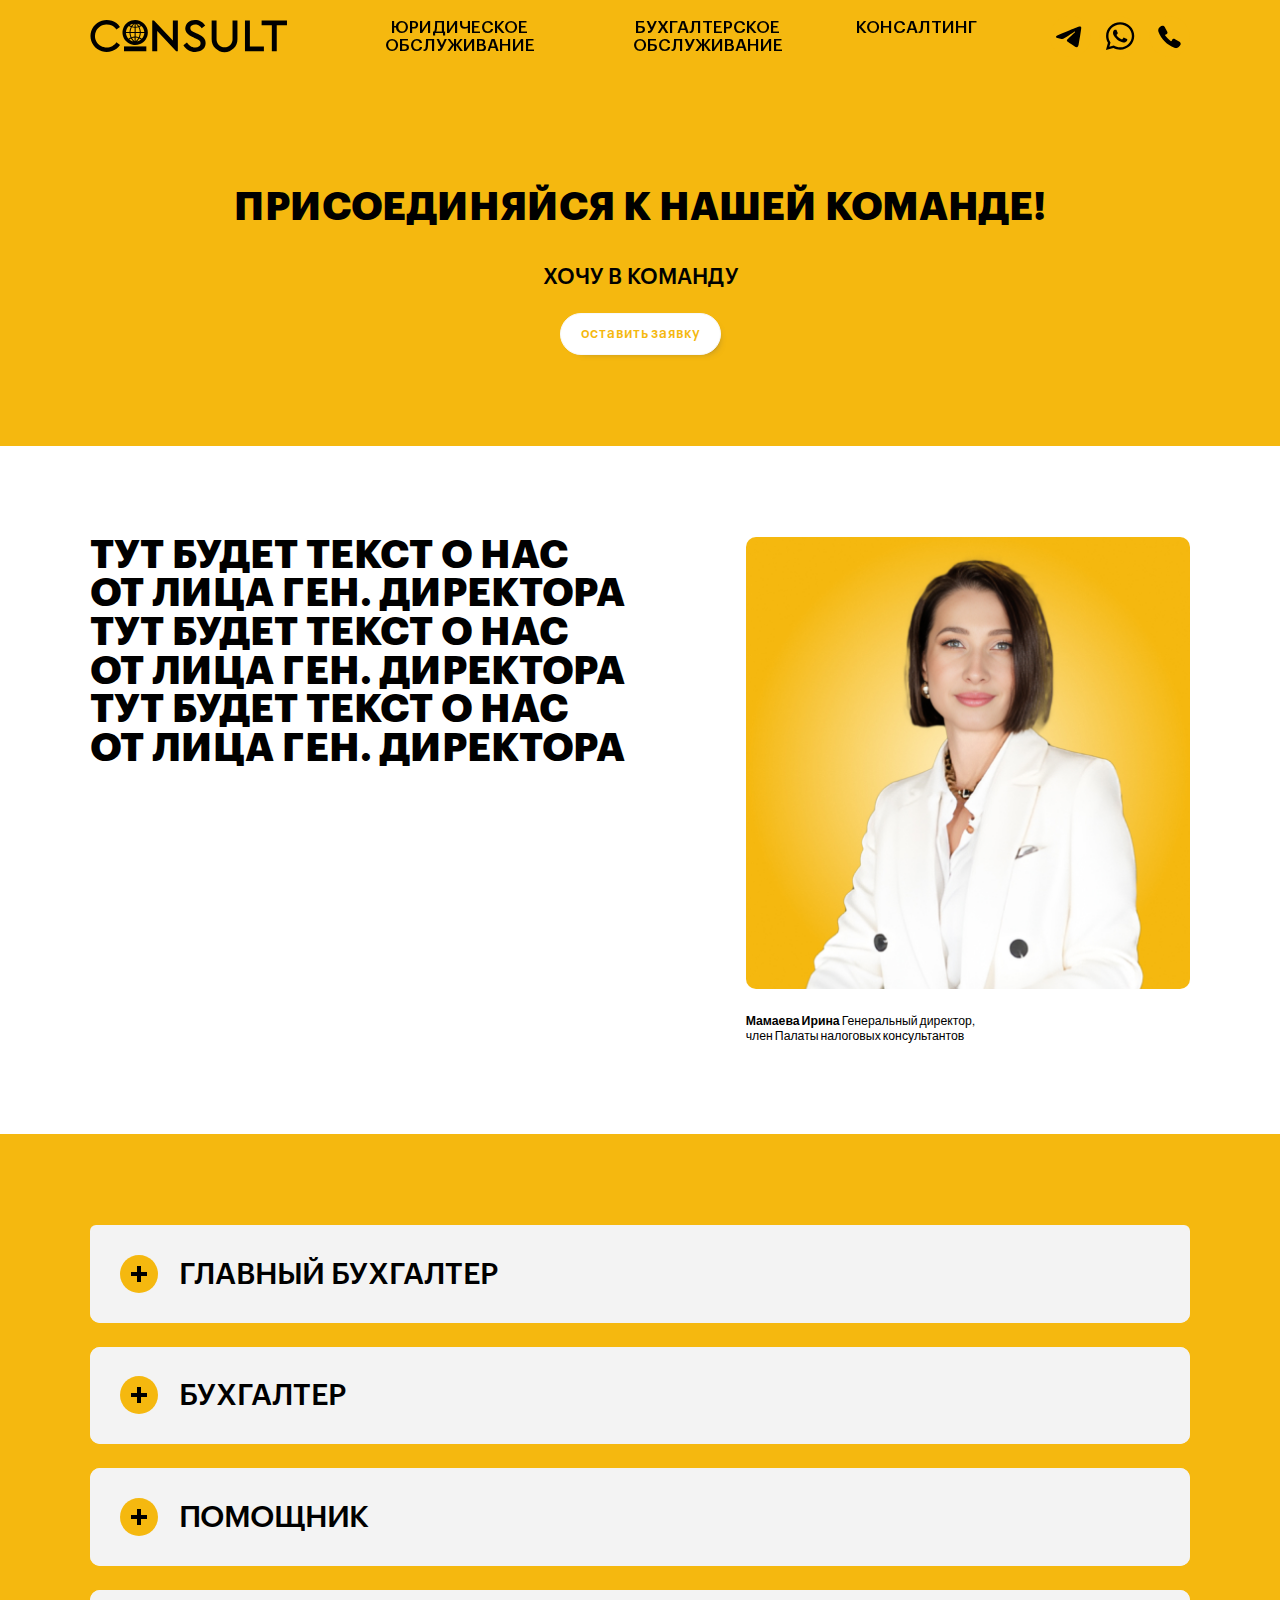
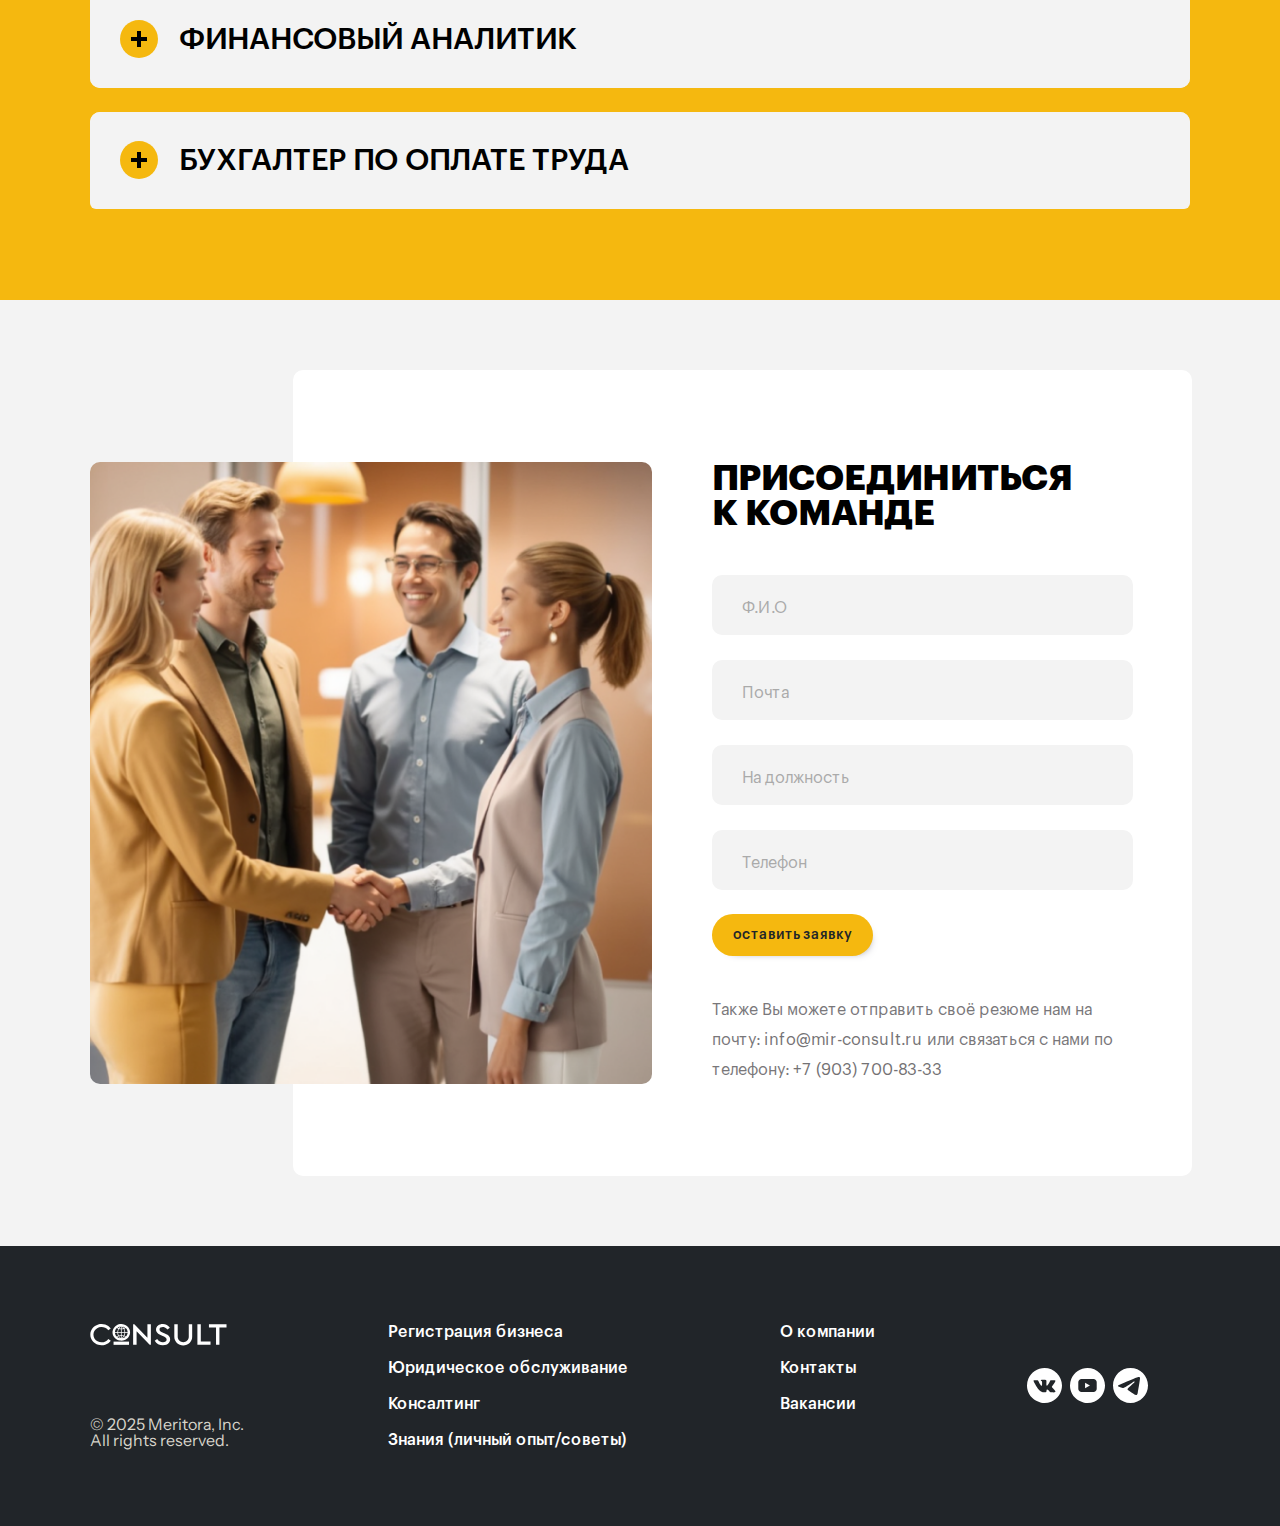
<file: jobs.html>
<!DOCTYPE html>
<html lang="ru">
	<head>
		<!-- Required meta tags -->
		<meta charset="utf-8" />
		<meta name="viewport" content="width=device-width, initial-scale=1" />

		<!-- Bootstrap CSS -->
		<link href="css/bootstrap.min.css" rel="stylesheet" />

		<!-- Theme CSS -->
		<link href="css/theme.css" rel="stylesheet" />

		<link rel="shortcut icon" type="image/x-icon" href="img/ico/email-ico.svg" />

		<title>Universal HTML Template | Главная 1</title>
	</head>
	<body class="jobsPage">
		<section class="bg-accent hero-contactPage">
			<header class="header fixed-top header-transparent" id="header">
				<div class="container">
					<div class="d-flex align-items-center justify-content-between py-3">
						<!-- Логотип -->
						<a href="/" class="order-2 order-lg-1 header-logo" aria-label="Homepage">
							<img src="img/logotip-dark.svg" alt="" loading="lazy" />
						</a>

						<!-- Бургер-меню (мобильная версия) -->
						<button
							class="navbar-toggler d-lg-none"
							type="button"
							data-bs-toggle="offcanvas"
							data-bs-target="#mobileNavbar"
							aria-controls="mobileNavbar"
							aria-label="Toggle navigation"
						>
							<span class="navbar-toggler-icon"></span>
						</button>

						<!-- Навигация (для ПК) -->
						<nav
							class="d-none d-lg-flex flex-row justify-content-center order-1 order-lg-2 nav-dropdown"
						>
							<ul class="navbar-nav d-flex flex-row gap-5 px-3 navbar-nav-dropdown">
								<li class="nav-item">
									<a class="nav-link" href="#">Юридическое обслуживание</a>
								</li>
								<li class="nav-item dropdown">
									<a
										class="nav-link dropdown-toggle"
										href="#"
										id="dropdownMenuOffset"
										role="button"
										data-bs-toggle="dropdown"
										aria-expanded="false"
										data-bs-offset="-76,26"
									>
										Бухгалтерское обслуживание
									</a>
									<ul class="dropdown-menu">
										<li>
											<a class="dropdown-item" href="#"
												>Название страниц в разделе</a
											>
										</li>
										<li>
											<a class="dropdown-item" href="#"
												>Название страниц в разделе</a
											>
										</li>
										<li>
											<a class="dropdown-item" href="#"
												>Название страниц в разделе</a
											>
										</li>
									</ul>
								</li>
								<li class="nav-item">
									<a class="nav-link" href="#">Консалтинг</a>
								</li>
							</ul>
						</nav>

						<!-- Социальные сети -->
						<div class="d-flex align-items-center gap-2 social-icon order-3">
							<a href="#" class="btn p-0">
								<img
									src="img/icons/telegram-dark.svg"
									class="social-icon"
									loading="lazy"
								/>
							</a>
							<a href="#" class="btn p-0">
								<img
									src="img/icons/whatsApp-dark.svg"
									class="social-icon"
									loading="lazy"
								/>
							</a>
							<a href="#" class="btn p-0">
								<img
									src="img/icons/telephone-dark.svg"
									class="social-icon"
									loading="lazy"
								/>
							</a>
						</div>
					</div>
				</div>

				<!-- Offcanvas Навигация (для мобильных) -->
				<div
					class="offcanvas offcanvas-start"
					tabindex="-1"
					id="mobileNavbar"
					aria-labelledby="mobileNavbarLabel"
				>
					<div class="offcanvas-body">
						<ul class="navbar-nav flex-column justify-content-start">
							<li class="nav-item">
								<a class="nav-link" href="#">Юридическое обслуживание</a>
							</li>
							<li class="nav-item dropdown">
								<a
									class="nav-link dropdown-toggle"
									href="#"
									id="dropdownMenuOffset"
									role="button"
									data-bs-toggle="dropdown"
									aria-expanded="false"
									data-bs-display="static"
								>
									Бухгалтерское обслуживание
								</a>
								<ul class="dropdown-menu">
									<li>
										<a class="dropdown-item" href="#"
											>Название страниц в разделе</a
										>
									</li>
									<li>
										<a class="dropdown-item" href="#"
											>Название страниц в разделе</a
										>
									</li>
									<li>
										<a class="dropdown-item" href="#"
											>Название страниц в разделе</a
										>
									</li>
								</ul>
							</li>
							<li class="nav-item">
								<a class="nav-link" href="#">Консалтинг</a>
							</li>
						</ul>
					</div>
				</div>
			</header>
			<section class="bg-accent text-center section section-call">
				<div class="container">
					<h2 class="text-uppercase lh-1">Присоединяйся к нашей команде!</h2>
					<p class="mb-4 text-uppercase lh-1 h3">Хочу в команду</p>
					<button
						class="btn btn-light"
						data-bs-toggle="modal"
						data-bs-target="#contactModal"
					>
						Оставить заявку
					</button>
				</div>
			</section>
		</section>

		<section
			class="accountingPageHero section d-flex justify-content-center align-items-center"
		>
			<div class="container">
				<div class="row justify-content-between">
					<!-- Правая колонка -->
					<div
						class="col-12 col-lg-6 d-flex flex-column justify-content-between align-items-start"
					>
						<h1 class="text-uppercase lh-1 h2 w-100 mb-3 mb-lg-0">
							тут будет текст о нас от лица Ген. директора тут будет текст о нас от
							лица Ген. директора тут будет текст о нас от лица Ген. директора
						</h1>
					</div>

					<!-- Левая колонка -->
					<div class="col-12 col-lg-5">
						<img
							class="accounting-cards-img w-100"
							src="img/Mamayeva-Irina-General-Director.jpg"
							alt="..."
							loading="lazy"
						/>
						<div class="text-start mt-4">
							<p class="hero-text">
								<span class="fw-bold"> Мамаева Ирина</span> Генеральный директор,<br />
								член Палаты налоговых консультантов
							</p>
						</div>
					</div>
				</div>
			</div>
		</section>

		<div class="d-block d-lg-none" style="height: 10px"></div>

		<section class="section bg-accent">
			<div class="accordion container" id="faqAccordion">
				<div class="accordion-item mb-4">
					<h2 class="accordion-header" id="headingOne">
						<button
							class="accordion-button d-flex align-items-center"
							type="button"
							data-bs-toggle="collapse"
							data-bs-target="#collapseOne"
							aria-expanded="false"
							aria-controls="collapseOne"
						>
							<span class="icon"></span>
							<h3 class="m-0 text-uppercase fw-medium">ГЛАВНЫЙ БУХГАЛТЕР</h3>
						</button>
					</h2>
					<div
						id="collapseOne"
						class="accordion-collapse collapse"
						aria-labelledby="headingOne"
						data-bs-parent="#faqAccordion"
					>
						<div class="accordion-body">
							<p>Тут будет небольшой текст ответа на вопрос</p>
						</div>
					</div>
				</div>
				<div class="accordion-item mb-4">
					<h2 class="accordion-header" id="headingTwo">
						<button
							class="accordion-button d-flex align-items-center"
							type="button"
							data-bs-toggle="collapse"
							data-bs-target="#collapseTwo"
							aria-expanded="false"
							aria-controls="collapseTwo"
						>
							<span class="icon"></span>
							<h3 class="m-0 text-uppercase fw-medium">БУХГАЛТЕР</h3>
						</button>
					</h2>
					<div
						id="collapseTwo"
						class="accordion-collapse collapse"
						aria-labelledby="headingTwo"
						data-bs-parent="#faqAccordion"
					>
						<div class="accordion-body">
							<p>Тут будет небольшой текст ответа на вопрос</p>
						</div>
					</div>
				</div>
				<div class="accordion-item mb-4">
					<h2 class="accordion-header" id="headingThree">
						<button
							class="accordion-button d-flex align-items-center"
							type="button"
							data-bs-toggle="collapse"
							data-bs-target="#collapseThree"
							aria-expanded="false"
							aria-controls="collapseThree"
						>
							<span class="icon"></span>
							<h3 class="m-0 text-uppercase fw-medium">ПОМОЩНИК</h3>
						</button>
					</h2>
					<div
						id="collapseThree"
						class="accordion-collapse collapse"
						aria-labelledby="headingThree"
						data-bs-parent="#faqAccordion"
					>
						<div class="accordion-body">
							<p>Тут будет небольшой текст ответа на вопрос</p>
						</div>
					</div>
				</div>
				<div class="accordion-item mb-4">
					<h2 class="accordion-header" id="headingFour">
						<button
							class="accordion-button d-flex align-items-center"
							type="button"
							data-bs-toggle="collapse"
							data-bs-target="#collapseFour"
							aria-expanded="false"
							aria-controls="collapseFour"
						>
							<span class="icon"></span>
							<h3 class="m-0 text-uppercase fw-medium">ФИНАНСОВЫЙ АНАЛИТИК</h3>
						</button>
					</h2>
					<div
						id="collapseFour"
						class="accordion-collapse collapse"
						aria-labelledby="headingFour"
						data-bs-parent="#faqAccordion"
					>
						<div class="accordion-body">
							<p>Тут будет небольшой текст ответа на вопрос</p>
						</div>
					</div>
				</div>
				<div class="accordion-item">
					<h2 class="accordion-header" id="headingFive">
						<button
							class="accordion-button d-flex align-items-center"
							type="button"
							data-bs-toggle="collapse"
							data-bs-target="#collapseFive"
							aria-expanded="false"
							aria-controls="collapseFive"
						>
							<span class="icon"></span>
							<h3 class="m-0 text-uppercase fw-medium">БУХГАЛТЕР ПО ОПЛАТЕ ТРУДА</h3>
						</button>
					</h2>
					<div
						id="collapseFive"
						class="accordion-collapse collapse"
						aria-labelledby="headingFive"
						data-bs-parent="#faqAccordion"
					>
						<div class="accordion-body">
							<p>Тут будет небольшой текст ответа на вопрос</p>
						</div>
					</div>
				</div>
			</div>
		</section>

		<section class="contact-section bg-grey" aria-labelledby="contact-title">
			<div class="container">
				<div
					class="row justify-content-center justify-content-md-between position-relative contact-section-form-inner align-items-center"
				>
					<div class="col-12 col-md-7 z-2 mb-5 mb-md-0 pe-0 pe-md-5">
						<img
							src="img/freepik__four-people-average-age-35-average-race-white-shak__68390.png"
							alt="Оператор колл-центра общается с клиентами по гарнитуре"
							class="contact-section-img w-100 "
							loading="lazy"
						/>
					</div>

					<div class="col-12 col-md-5 z-2">
						<h2
							aria-labelledby="contact-title"
							class="contact-section-title text-uppercase"
						>
							Присоединиться к команде
						</h2>
						<form
							class="w-100 contact-section-form"
							id="contactForm"
							novalidate
							aria-describedby="form-instruction"
						>
							<p id="form-instruction" class="visually-hidden">
								Введите ваше фио, email и телефон (они обязательны для заполнения),
								на какую должность планируете вступить.
							</p>

							<label class="custom-field">
								<input
									name="name"
									type="text"
									placeholder="Ф.И.О"
									required
									aria-required="true"
								/>
								<span class="placeholder">Ф.И.О</span>
								<span class="error-message" aria-live="polite"></span>
							</label>
							<label class="custom-field">
								<input
									name="email"
									type="email"
									placeholder="Ваш e-mail"
									required
									aria-required="true"
								/>
								<span class="placeholder">Почта</span>
								<span class="error-message" aria-live="polite"></span>
							</label>
							<label class="custom-field ">
								<input
									name="post"
									placeholder="Сообщение или детали запроса"
									aria-describedby="post"
								></input>
								<span class="placeholder">На должность</span>
								<span class="error-message" aria-live="polite"></span>
							</label>
							<label class="custom-field mb-4">
								<input
									name="phone"
									type="tel"
									placeholder="Ваш номер телефона"
									required
									aria-required="true"
								/>
								<span class="placeholder">Телефон</span>
								<span class="error-message" aria-live="polite"></span>
							</label>

							<button
								type="submit"
								class="btn btn-accent"
								aria-label="Отправить заявку"
							>
								оставить заявку
							</button>

							<p class="mt-4 pt-3 mb-0">
								Также Вы можете отправить своё резюме нам на почту:
								<a href="mailto:info@mir-consult.ru"> info@mir-consult.ru </a>
								или связаться с нами по телефону:
								<a href="tel:+79037008333"> +7 (903) 700-83-33</a>
							</p>
						</form>

						<div
							id="successMessage"
							class="success-message"
							role="alert"
							aria-live="assertive"
						>
							<p class="h2">Форма успешно отправлена!</p>
						</div>
					</div>
				</div>
			</div>
		</section>

		<footer class="footer bg-dark text-white">
			<div class="container">
				<div class="row row-cols-1 row-cols-md-4 gy-4 align-items-stretch">
					<div class="col col-md-3 col-lg-2 d-flex flex-column justify-content-between r">
						<a href="#" class="footer-logo">
							<img src="img/logotip-light.svg" alt="Логотип" class="img-fluid" />
						</a>
						<p class="footer-copyright d-none d-md-block m-0">
							&copy; 2025 Meritora, Inc. <br />
							All rights reserved.
						</p>
					</div>

					<div class="col col-md-5 col-lg-4 footer-link-wrapper">
						<ul class="list-unstyled footer-link mt-0">
							<li>
								<a href="#" class="text-white text-decoration-none"
									>Регистрация бизнеса</a
								>
							</li>
							<li>
								<a href="#" class="text-white text-decoration-none"
									>Юридическое обслуживание</a
								>
							</li>
							<li>
								<a href="#" class="text-white text-decoration-none">Консалтинг</a>
							</li>
							<li>
								<a href="#" class="text-white text-decoration-none"
									>Знания (личный опыт/советы)</a
								>
							</li>
						</ul>
					</div>

					<div class="col col-md-3 col-lg-4">
						<ul class="list-unstyled mt-0">
							<li>
								<a href="#" class="text-white text-decoration-none">О компании</a>
							</li>
							<li>
								<a href="#" class="text-white text-decoration-none">Контакты</a>
							</li>
							<li>
								<a href="#" class="text-white text-decoration-none">Вакансии</a>
							</li>
						</ul>
					</div>

					<div class="col col-md-1 col-lg-2 align-content-center footer-social-icons">
						<div class="social-icons d-flex gap-2 flex-md-column flex-lg-row">
							<a href="#" class="p-0">
								<img src="img/icons/vk.svg" class="social-icon" loading="lazy" />
							</a>
							<a href="#" class="p-0">
								<img
									src="img/icons/youtube.svg"
									class="social-icon"
									loading="lazy"
								/>
							</a>
							<a href="#" class="p-0">
								<img
									src="img/icons/telegram.svg"
									class="social-icon"
									loading="lazy"
								/>
							</a>
						</div>
					</div>
				</div>
				<!-- Копирайт для больших экранов -->
				<p class="footer-copyright d-md-none mb-0">
					&copy; 2025 Meritora, Inc.
					<br />All rights reserved.
				</p>
			</div>
		</footer>

		<!-- Модальное окно для видео -->
		<div
			class="modal fade"
			id="videoModal"
			tabindex="-1"
			aria-labelledby="videoModalLabel"
			aria-hidden="true"
			data-bs-backdrop="static"
		>
			<div class="modal-dialog modal-dialog-centered modal-custom">
				<div class="modal-content justify-content-center">
					<div class="modal-header">
						<h5
							class="modal-title h2 text-center lh-1 text-uppercase"
							id="videoModalLabel"
						>
							отдельные услуги
						</h5>
					</div>
					<div class="modal-body p-0 align-content-center">
						<div class="ratio ratio-16x9 video-container">
							<iframe
								src=""
								frameborder="0"
								allow="autoplay; encrypted-media"
								allowfullscreen
								id="modalVideoIframe"
							></iframe>
						</div>
					</div>
				</div>
			</div>
		</div>

		<div
			class="modal fade bg-light"
			id="contactModal"
			tabindex="-1"
			aria-labelledby="contactModalLabel"
			aria-hidden="true"
		>
			<div class="modal-dialog modal-dialog-centered h-100">
				<div class="modal-content">
					<div class="modal-header">
						<h5 class="modal-title text-uppercase" id="contactModalLabel">
							Оставьте заявку
						</h5>
						<button
							type="button"
							class="btn-close"
							data-bs-dismiss="modal"
							aria-label="Закрыть"
						></button>
					</div>
					<div class="modal-body">
						<form class="w-100 contact-section-form" id="contactForm" novalidate>
							<label class="custom-field">
								<input name="name" type="text" placeholder="Ваше имя" required />
								<span class="placeholder">Имя</span>
								<span class="error-message" aria-live="polite"></span>
							</label>
							<label class="custom-field">
								<input
									name="email"
									type="email"
									placeholder="Ваш e-mail"
									required
								/>
								<span class="placeholder">Почта</span>
								<span class="error-message" aria-live="polite"></span>
							</label>
							<label class="custom-field">
								<input
									name="phone"
									type="tel"
									placeholder="Ваш номер телефона"
									required
								/>
								<span class="placeholder">Телефон</span>
								<span class="error-message" aria-live="polite"></span>
							</label>
							<label class="custom-field mb-4">
								<textarea
									name="comment"
									placeholder="Сообщение или детали запроса"
									rows="3"
									maxlength="300"
								></textarea>
								<span class="placeholder">Детали</span>
							</label>
							<button type="submit" class="btn btn-accent">Оставить заявку</button>
						</form>

						<div
							id="successMessage"
							class="success-message text-center mt-3"
							style="display: none"
						>
							<p class="h2">Форма успешно отправлена!</p>
						</div>
					</div>
				</div>
			</div>
		</div>

		<script type="text/javascript" src="js/bootstrap.bundle.min.js"></script>

		<!-- jQuery -->
		<script src="js/jquery-1.5.1.min.js"></script>

		<!-- Menu scroll scripts -->
		<script type="module" src="js/menu.js"></script>

		<!-- validate form scripts -->
		<script src="js/validate-form-main-job.js"></script>

		<!-- validate form scripts -->
		<script src="js/modal-video.js"></script>
	</body>
</html>
</file>
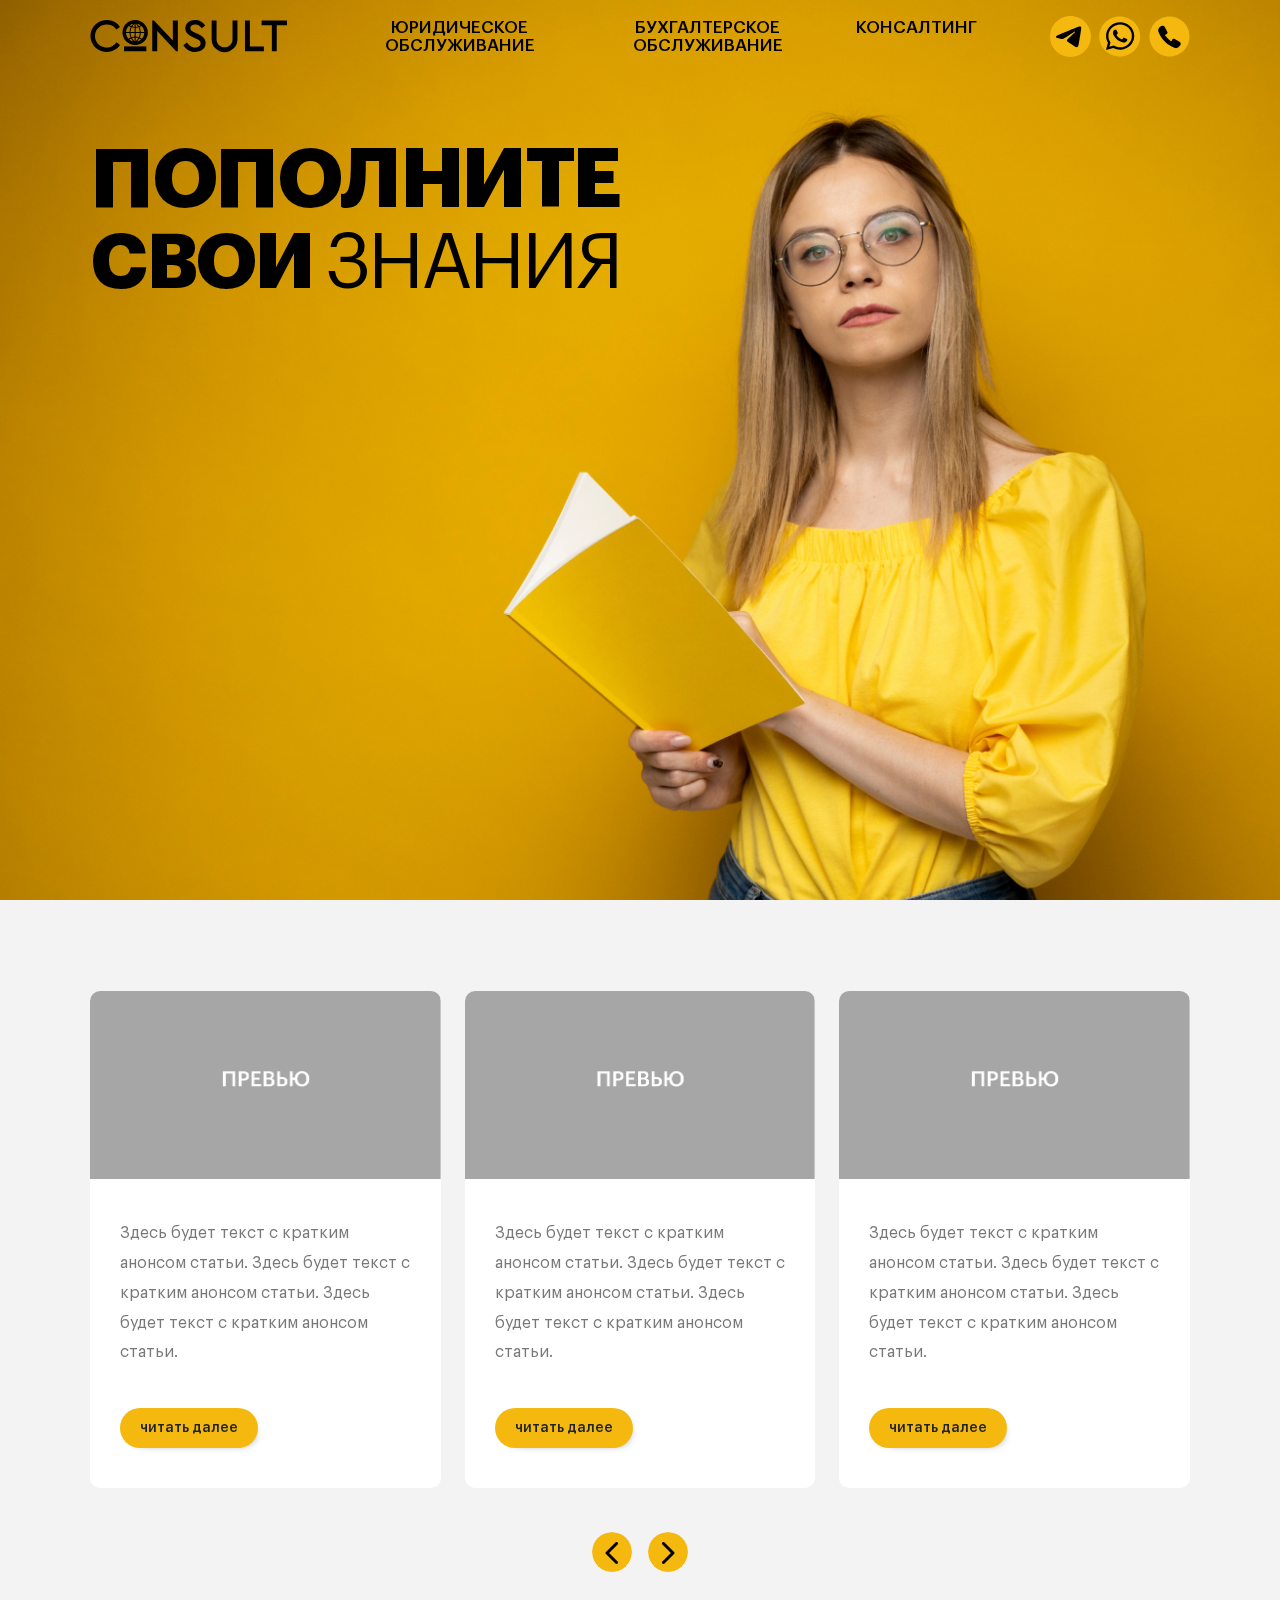
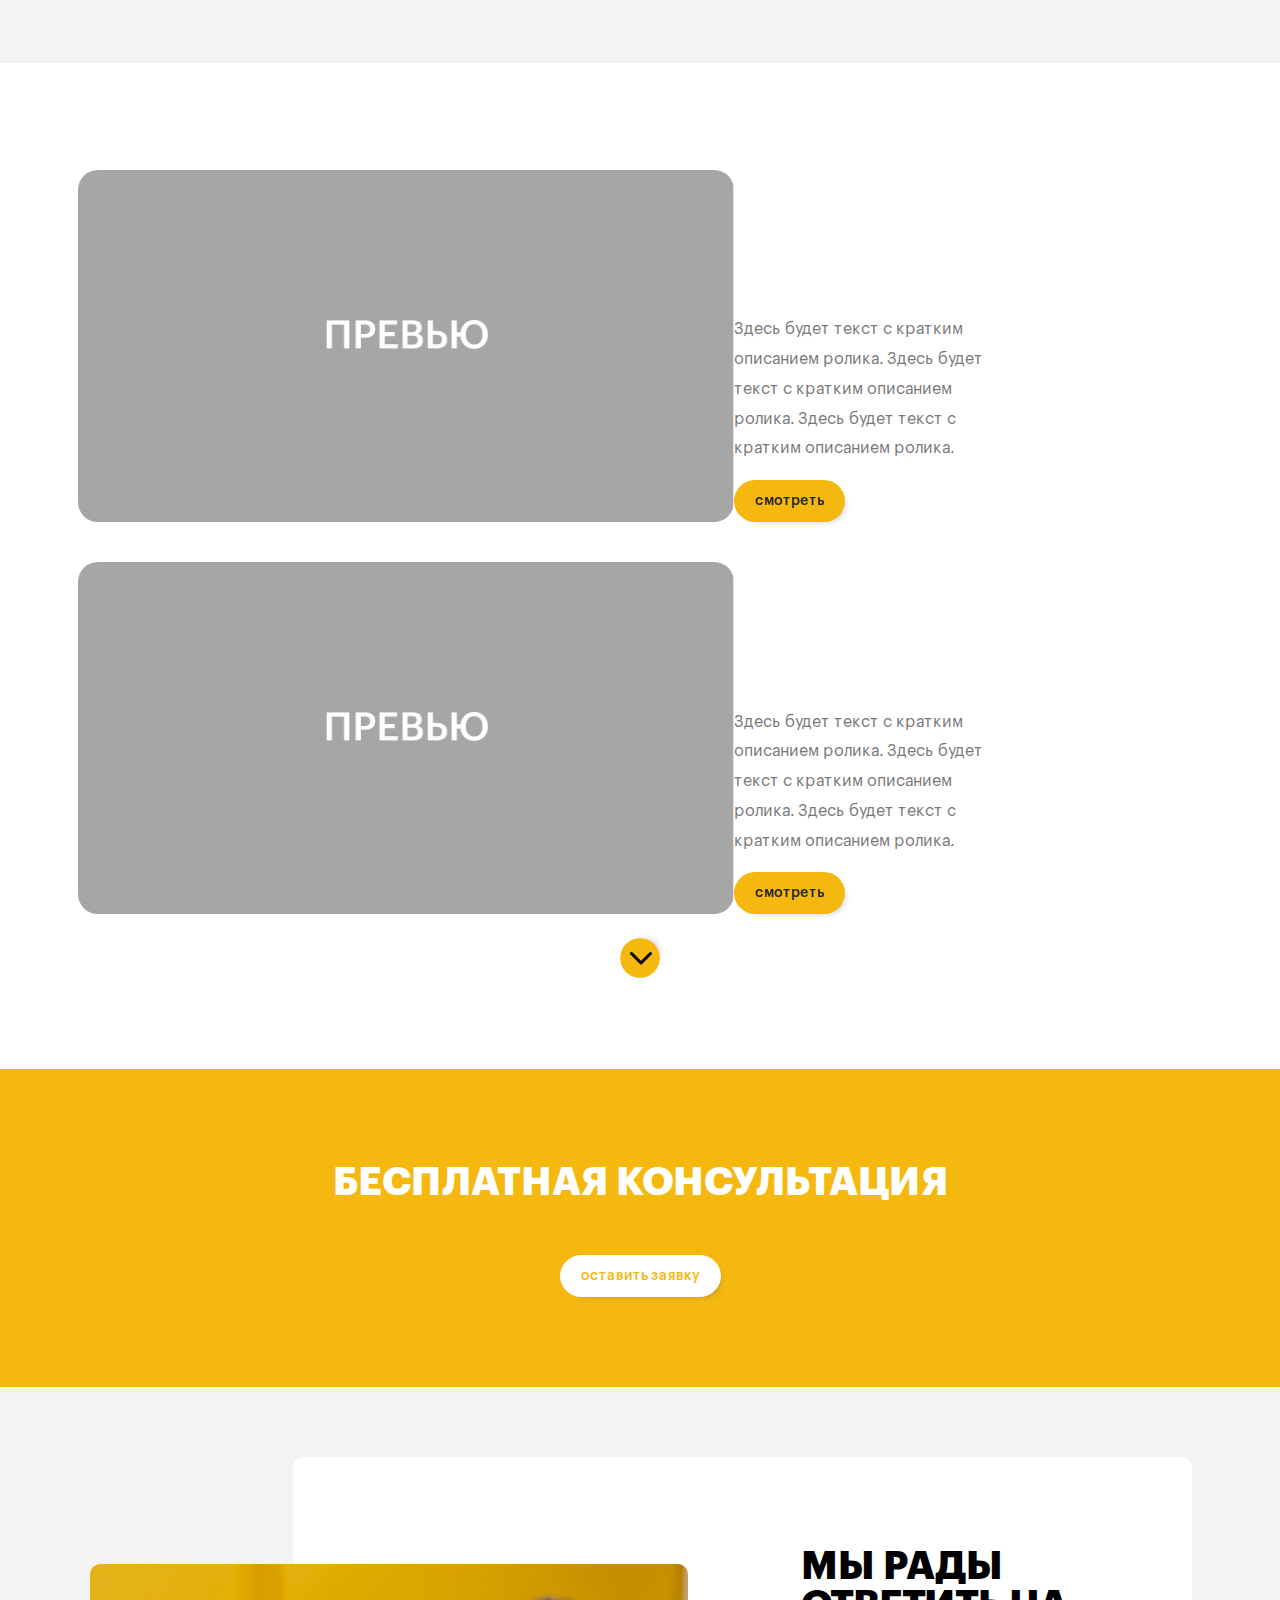
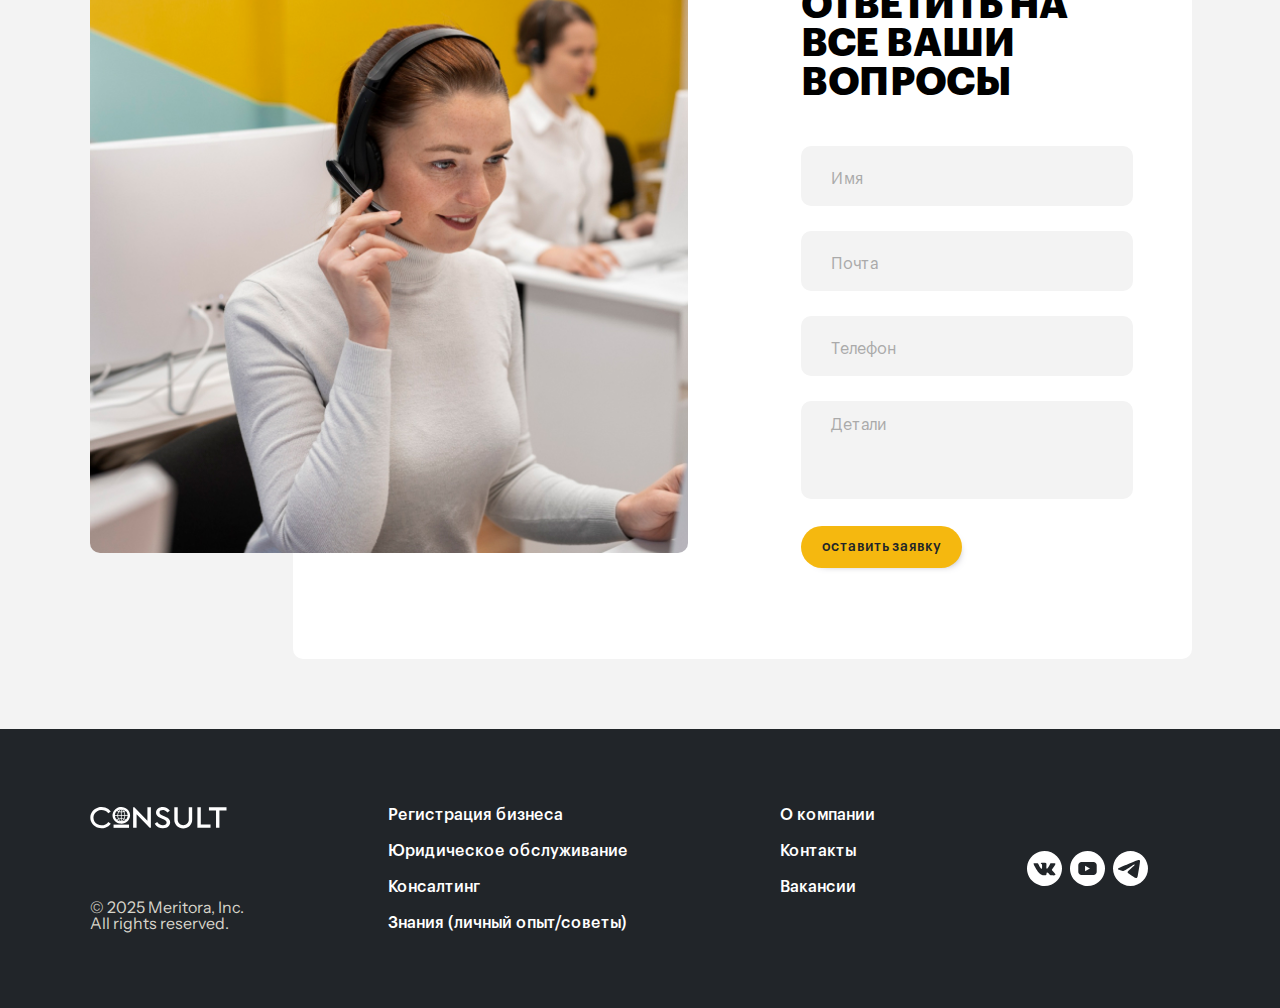
<file: knowledge.html>
<!DOCTYPE html>
<html lang="ru">
	<head>
		<!-- Required meta tags -->
		<meta charset="utf-8" />
		<meta name="viewport" content="width=device-width, initial-scale=1" />

		<!-- Bootstrap CSS -->
		<link href="css/bootstrap.min.css" rel="stylesheet" />

		<!-- Theme CSS -->
		<link href="css/theme.css" rel="stylesheet" />

		<link rel="shortcut icon" type="image/x-icon" href="img/ico/email-ico.svg" />

		<title>Universal HTML Template | Главная 1</title>
	</head>
	<body class="knowledgePage">
		<section class="hero-section d-flex align-items-center">
			<header class="header fixed-top header-transparent" id="header">
				<div class="container">
					<div class="d-flex align-items-center justify-content-between py-3">
						<!-- Логотип -->
						<a href="/" class="order-2 order-lg-1 header-logo" aria-label="Homepage">
							<img src="img/logotip-dark.svg" alt="" loading="lazy" />
						</a>

						<!-- Бургер-меню (мобильная версия) -->
						<button
							class="navbar-toggler d-lg-none"
							type="button"
							data-bs-toggle="offcanvas"
							data-bs-target="#mobileNavbar"
							aria-controls="mobileNavbar"
							aria-label="Toggle navigation"
						>
							<span class="navbar-toggler-icon"></span>
						</button>

						<!-- Навигация (для ПК) -->
						<nav
							class="d-none d-lg-flex flex-row justify-content-center order-1 order-lg-2 nav-dropdown"
						>
							<ul class="navbar-nav d-flex flex-row gap-5 px-3 navbar-nav-dropdown">
								<li class="nav-item">
									<a class="nav-link" href="#">Юридическое обслуживание</a>
								</li>
								<li class="nav-item dropdown">
									<a
										class="nav-link dropdown-toggle"
										href="#"
										id="dropdownMenuOffset"
										role="button"
										data-bs-toggle="dropdown"
										aria-expanded="false"
										data-bs-offset="-76,26"
									>
										Бухгалтерское обслуживание
									</a>
									<ul class="dropdown-menu">
										<li>
											<a class="dropdown-item" href="#"
												>Название страниц в разделе</a
											>
										</li>
										<li>
											<a class="dropdown-item" href="#"
												>Название страниц в разделе</a
											>
										</li>
										<li>
											<a class="dropdown-item" href="#"
												>Название страниц в разделе</a
											>
										</li>
									</ul>
								</li>
								<li class="nav-item">
									<a class="nav-link" href="#">Консалтинг</a>
								</li>
							</ul>
						</nav>

						<!-- Социальные сети -->
						<div class="d-flex align-items-center gap-2 social-icon order-3">
							<a href="#" class="btn p-0">
								<img
									src="img/icons/telegram-dark.svg"
									class="social-icon"
									loading="lazy"
								/>
							</a>
							<a href="#" class="btn p-0">
								<img
									src="img/icons/whatsApp-dark.svg"
									class="social-icon"
									loading="lazy"
								/>
							</a>
							<a href="#" class="btn p-0">
								<img
									src="img/icons/telephone-dark.svg"
									class="social-icon"
									loading="lazy"
								/>
							</a>
						</div>
					</div>
				</div>

				<!-- Offcanvas Навигация (для мобильных) -->
				<div
					class="offcanvas offcanvas-start"
					tabindex="-1"
					id="mobileNavbar"
					aria-labelledby="mobileNavbarLabel"
				>
					<div class="offcanvas-body">
						<ul class="navbar-nav flex-column justify-content-start">
							<li class="nav-item">
								<a class="nav-link" href="#">Юридическое обслуживание</a>
							</li>
							<li class="nav-item dropdown">
								<a
									class="nav-link dropdown-toggle"
									href="#"
									id="dropdownMenuOffset"
									role="button"
									data-bs-toggle="dropdown"
									aria-expanded="false"
									data-bs-display="static"
								>
									Бухгалтерское обслуживание
								</a>
								<ul class="dropdown-menu">
									<li>
										<a class="dropdown-item" href="#"
											>Название страниц в разделе</a
										>
									</li>
									<li>
										<a class="dropdown-item" href="#"
											>Название страниц в разделе</a
										>
									</li>
									<li>
										<a class="dropdown-item" href="#"
											>Название страниц в разделе</a
										>
									</li>
								</ul>
							</li>
							<li class="nav-item">
								<a class="nav-link" href="#">Консалтинг</a>
							</li>
						</ul>
					</div>
				</div>
			</header>
			<div class="container h-100">
				<div class="row justify-content-start h-100">
					<div class="col-12 col-md-6 h-100 align-content-center align-content-md-start">
						<h1 class="hero-title lh-1 text-nowrap">
							Пополните <br /><span>свои</span> <span class="fw-light">знания</span>
						</h1>
					</div>
				</div>
			</div>
		</section>

		<section class="cards-section section bg-grey">
			<div class="container">
				<div id="cardsSlider" class="carousel slide" data-bs-ride="carousel">
					<div class="carousel-inner"></div>

					<div class="carousel-controls d-flex gap-3">
						<button
							class="ms-auto"
							type="button"
							id="cardsSliderPrev"
							data-bs-target="#cardsSlider"
							data-bs-slide="prev"
						>
							<span class="visually-hidden">Предыдущий</span>
						</button>
						<button
							class="me-auto"
							type="button"
							id="cardsSliderNext"
							data-bs-target="#cardsSlider"
							data-bs-slide="next"
						>
							<span class="visually-hidden">Следующий</span>
						</button>
					</div>
				</div>
			</div>
		</section>

		<section class="section section-video">
			<div class="container">
				<!-- Контейнер, куда будет вставлена разметка карточек -->
				<div id="videoCardsContent"></div>
				<div class="mt-4">
					<button
						class="btn btn-accent d-none d-lg-block mx-auto section-video-more-button collapsed"
						type="button"
						data-bs-toggle="collapse"
						data-bs-target="#moreInfo"
						aria-expanded="false"
						aria-controls="moreInfo"
					>
						<span class="visually-hidden">Еще</span>
					</button>

					<div class="carousel-controls d-flex gap-3 d-block d-lg-none">
						<button
							class="ms-auto"
							type="button"
							id="videoCardsCarouselPrev"
							data-bs-target="#videoCardsCarousel"
							data-bs-slide="prev"
						>
							<span class="visually-hidden">Предыдущий</span>
						</button>
						<button
							class="me-auto"
							type="button"
							id="videoCardsCarouselNext"
							data-bs-target="#videoCardsCarousel"
							data-bs-slide="next"
						>
							<span class="visually-hidden">Следующий</span>
						</button>
					</div>
				</div>
			</div>
		</section>

		<section class="cta-section bg-accent text-center section">
			<div class="container">
				<h2 class="text-white mb-5 text-uppercase">Бесплатная консультация</h2>
				<button class="btn btn-light" data-bs-toggle="modal" data-bs-target="#contactModal">
					Оставить заявку
				</button>
			</div>
		</section>

		<section class="contact-section bg-grey">
			<div class="container">
				<div
					class="row justify-content-center justify-content-md-between position-relative contact-section-form-inner align-items-center"
				>
					<div class="col-12 col-md-7 z-2 mb-5 mb-md-0">
						<img
							src="img/woman-working-call-center-talking-with-clients-using-headphones-microphone.jpg"
							alt=""
							class="contact-section-img w-100"
							loading="lazy"
						/>
					</div>

					<div class="col-12 col-md-4 z-2">
						<h2 class="contact-section-title text-uppercase">
							мы рады
							<span style="letter-spacing: -0.03em">ответить на все</span> ваши
							вопросы
						</h2>
						<form class="w-100 contact-section-form" id="contactForm" novalidate>
							<label class="custom-field">
								<input name="name" type="text" placeholder="Ваше имя" required />
								<span class="placeholder">Имя</span>
								<span class="error-message" aria-live="polite"></span>
							</label>
							<label class="custom-field">
								<input
									name="email"
									type="email"
									placeholder="Ваш e-mail"
									required
								/>
								<span class="placeholder">Почта</span>
								<span class="error-message" aria-live="polite"></span>
							</label>
							<label class="custom-field">
								<input
									name="phone"
									type="tel"
									placeholder="Ваш номер телефона"
									required
								/>
								<span class="placeholder">Телефон</span>
								<span class="error-message" aria-live="polite"></span>
							</label>
							<label class="custom-field mb-4">
								<textarea
									name="comment"
									placeholder="Сообщение или детали запроса"
									rows="3"
									maxlength="300"
								></textarea>
								<span class="placeholder">Детали</span>
							</label>
							<button type="submit" class="btn btn-accent">оставить заявку</button>
						</form>

						<div id="successMessage" class="success-message">
							<p class="h2">Форма успешно отправлена!</p>
						</div>
					</div>
				</div>
			</div>
		</section>

		<footer class="footer bg-dark text-white">
			<div class="container">
				<div class="row row-cols-1 row-cols-md-4 gy-4 align-items-stretch">
					<div class="col col-md-3 col-lg-2 d-flex flex-column justify-content-between r">
						<a href="#" class="footer-logo">
							<img src="img/logotip-light.svg" alt="Логотип" class="img-fluid" />
						</a>
						<p class="footer-copyright d-none d-md-block m-0">
							&copy; 2025 Meritora, Inc. <br />
							All rights reserved.
						</p>
					</div>

					<div class="col col-md-5 col-lg-4 footer-link-wrapper">
						<ul class="list-unstyled footer-link mt-0">
							<li>
								<a href="#" class="text-white text-decoration-none"
									>Регистрация бизнеса</a
								>
							</li>
							<li>
								<a href="#" class="text-white text-decoration-none"
									>Юридическое обслуживание</a
								>
							</li>
							<li>
								<a href="#" class="text-white text-decoration-none">Консалтинг</a>
							</li>
							<li>
								<a href="#" class="text-white text-decoration-none"
									>Знания (личный опыт/советы)</a
								>
							</li>
						</ul>
					</div>

					<div class="col col-md-3 col-lg-4">
						<ul class="list-unstyled mt-0">
							<li>
								<a href="#" class="text-white text-decoration-none">О компании</a>
							</li>
							<li>
								<a href="#" class="text-white text-decoration-none">Контакты</a>
							</li>
							<li>
								<a href="#" class="text-white text-decoration-none">Вакансии</a>
							</li>
						</ul>
					</div>

					<div class="col col-md-1 col-lg-2 align-content-center footer-social-icons">
						<div class="social-icons d-flex gap-2 flex-md-column flex-lg-row">
							<a href="#" class="p-0">
								<img src="img/icons/vk.svg" class="social-icon" loading="lazy" />
							</a>
							<a href="#" class="p-0">
								<img
									src="img/icons/youtube.svg"
									class="social-icon"
									loading="lazy"
								/>
							</a>
							<a href="#" class="p-0">
								<img
									src="img/icons/telegram.svg"
									class="social-icon"
									loading="lazy"
								/>
							</a>
						</div>
					</div>
				</div>
				<!-- Копирайт для больших экранов -->
				<p class="footer-copyright d-md-none mb-0">
					&copy; 2025 Meritora, Inc.
					<br />All rights reserved.
				</p>
			</div>
		</footer>

		<!-- Модальное окно с формой -->
		<div
			class="modal fade bg-light"
			id="contactModal"
			tabindex="-1"
			aria-labelledby="contactModalLabel"
			aria-hidden="true"
		>
			<div class="modal-dialog modal-dialog-centered h-100">
				<div class="modal-content">
					<div class="modal-header">
						<h5 class="modal-title text-uppercase" id="contactModalLabel">
							Оставьте заявку
						</h5>
						<button
							type="button"
							class="btn-close"
							data-bs-dismiss="modal"
							aria-label="Закрыть"
						></button>
					</div>
					<div class="modal-body">
						<form class="w-100 contact-section-form" id="contactForm" novalidate>
							<label class="custom-field">
								<input name="name" type="text" placeholder="Ваше имя" required />
								<span class="placeholder">Имя</span>
								<span class="error-message" aria-live="polite"></span>
							</label>
							<label class="custom-field">
								<input
									name="email"
									type="email"
									placeholder="Ваш e-mail"
									required
								/>
								<span class="placeholder">Почта</span>
								<span class="error-message" aria-live="polite"></span>
							</label>
							<label class="custom-field">
								<input
									name="phone"
									type="tel"
									placeholder="Ваш номер телефона"
									required
								/>
								<span class="placeholder">Телефон</span>
								<span class="error-message" aria-live="polite"></span>
							</label>
							<label class="custom-field mb-4">
								<textarea
									name="comment"
									placeholder="Сообщение или детали запроса"
									rows="3"
									maxlength="300"
								></textarea>
								<span class="placeholder">Детали</span>
							</label>
							<button type="submit" class="btn btn-accent">Оставить заявку</button>
						</form>

						<div
							id="successMessage"
							class="success-message text-center mt-3"
							style="display: none"
						>
							<p class="h2">Форма успешно отправлена!</p>
						</div>
					</div>
				</div>
			</div>
		</div>

		<script type="text/javascript" src="js/bootstrap.bundle.min.js"></script>

		<!-- jQuery -->
		<script src="js/jquery-1.5.1.min.js"></script>

		<!-- main scripts -->
		<script type="module" src="js/knowledge-carusel.js"></script>

		<!-- Menu scroll scripts -->
		<script type="module" src="js/menu.js"></script>

		<!-- validate form scripts -->
		<script src="js/validate-form-main.js"></script>

	</body>
</html>
</file>
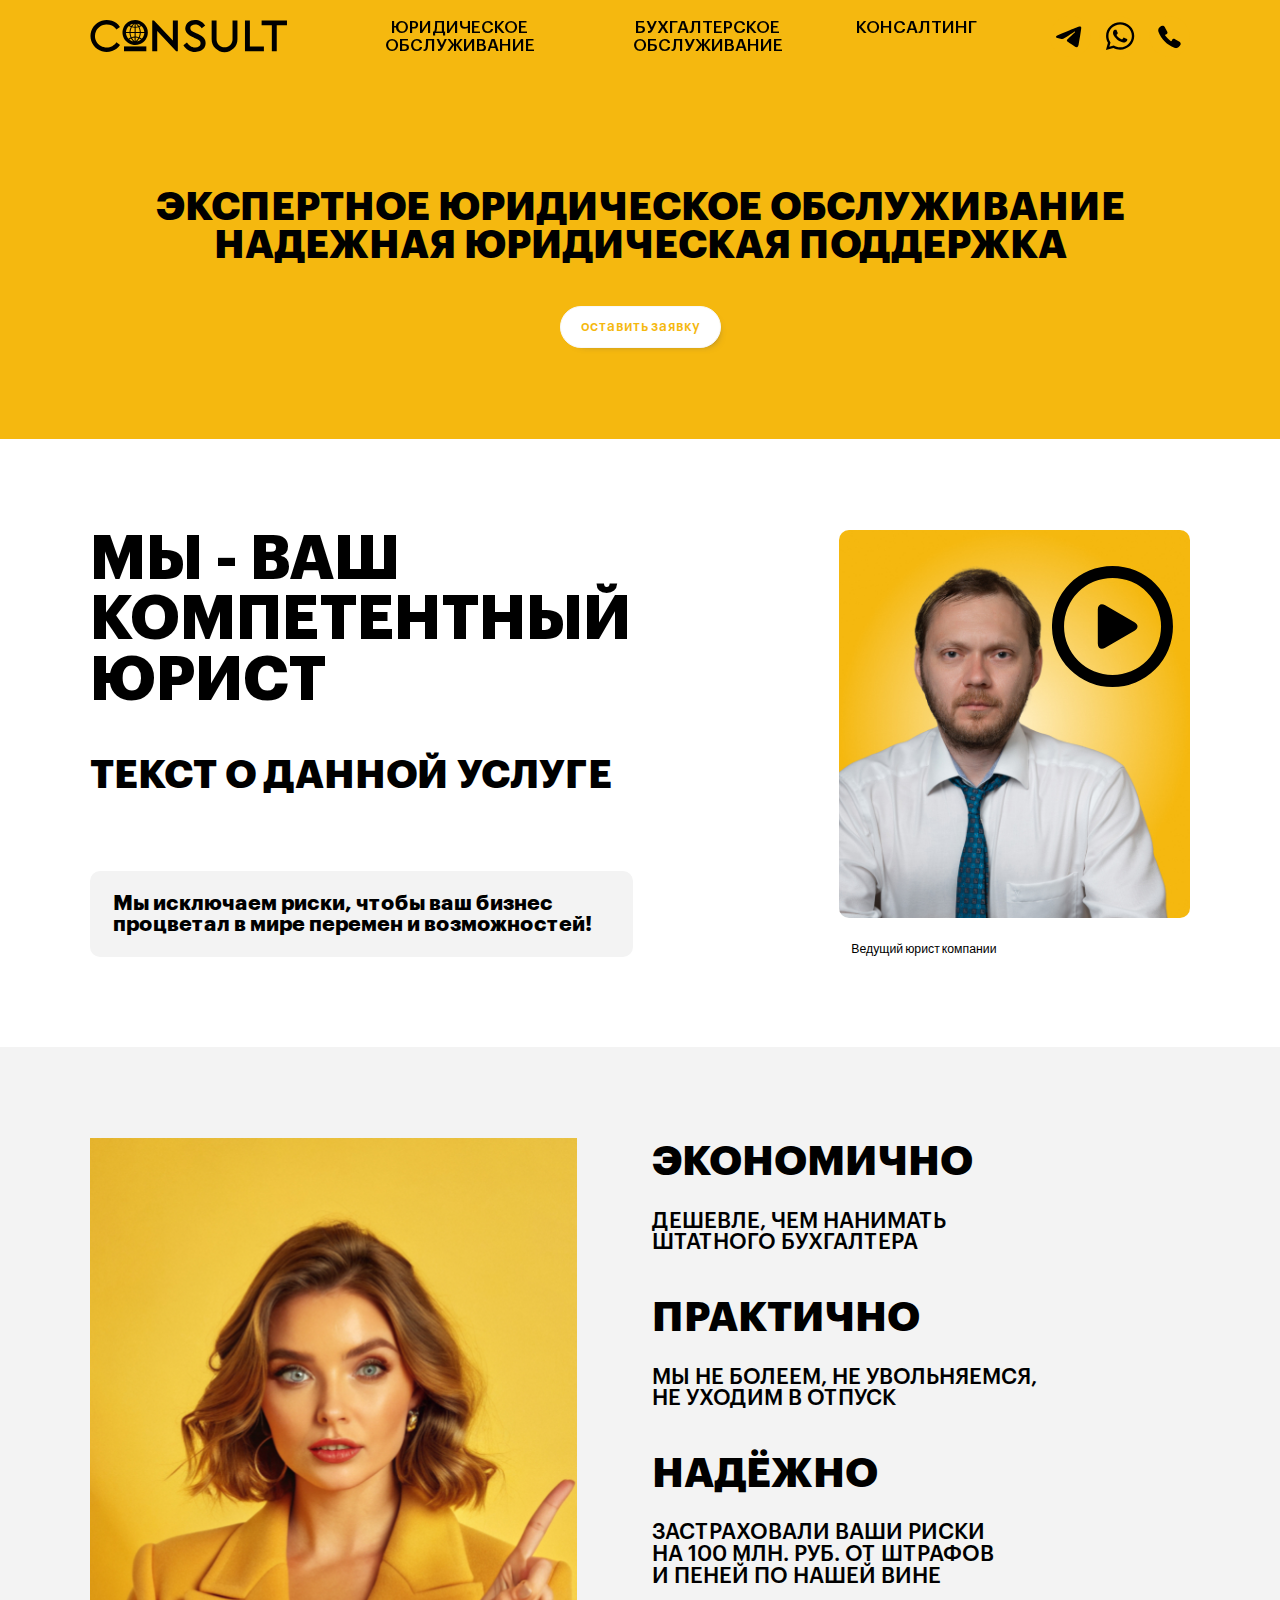
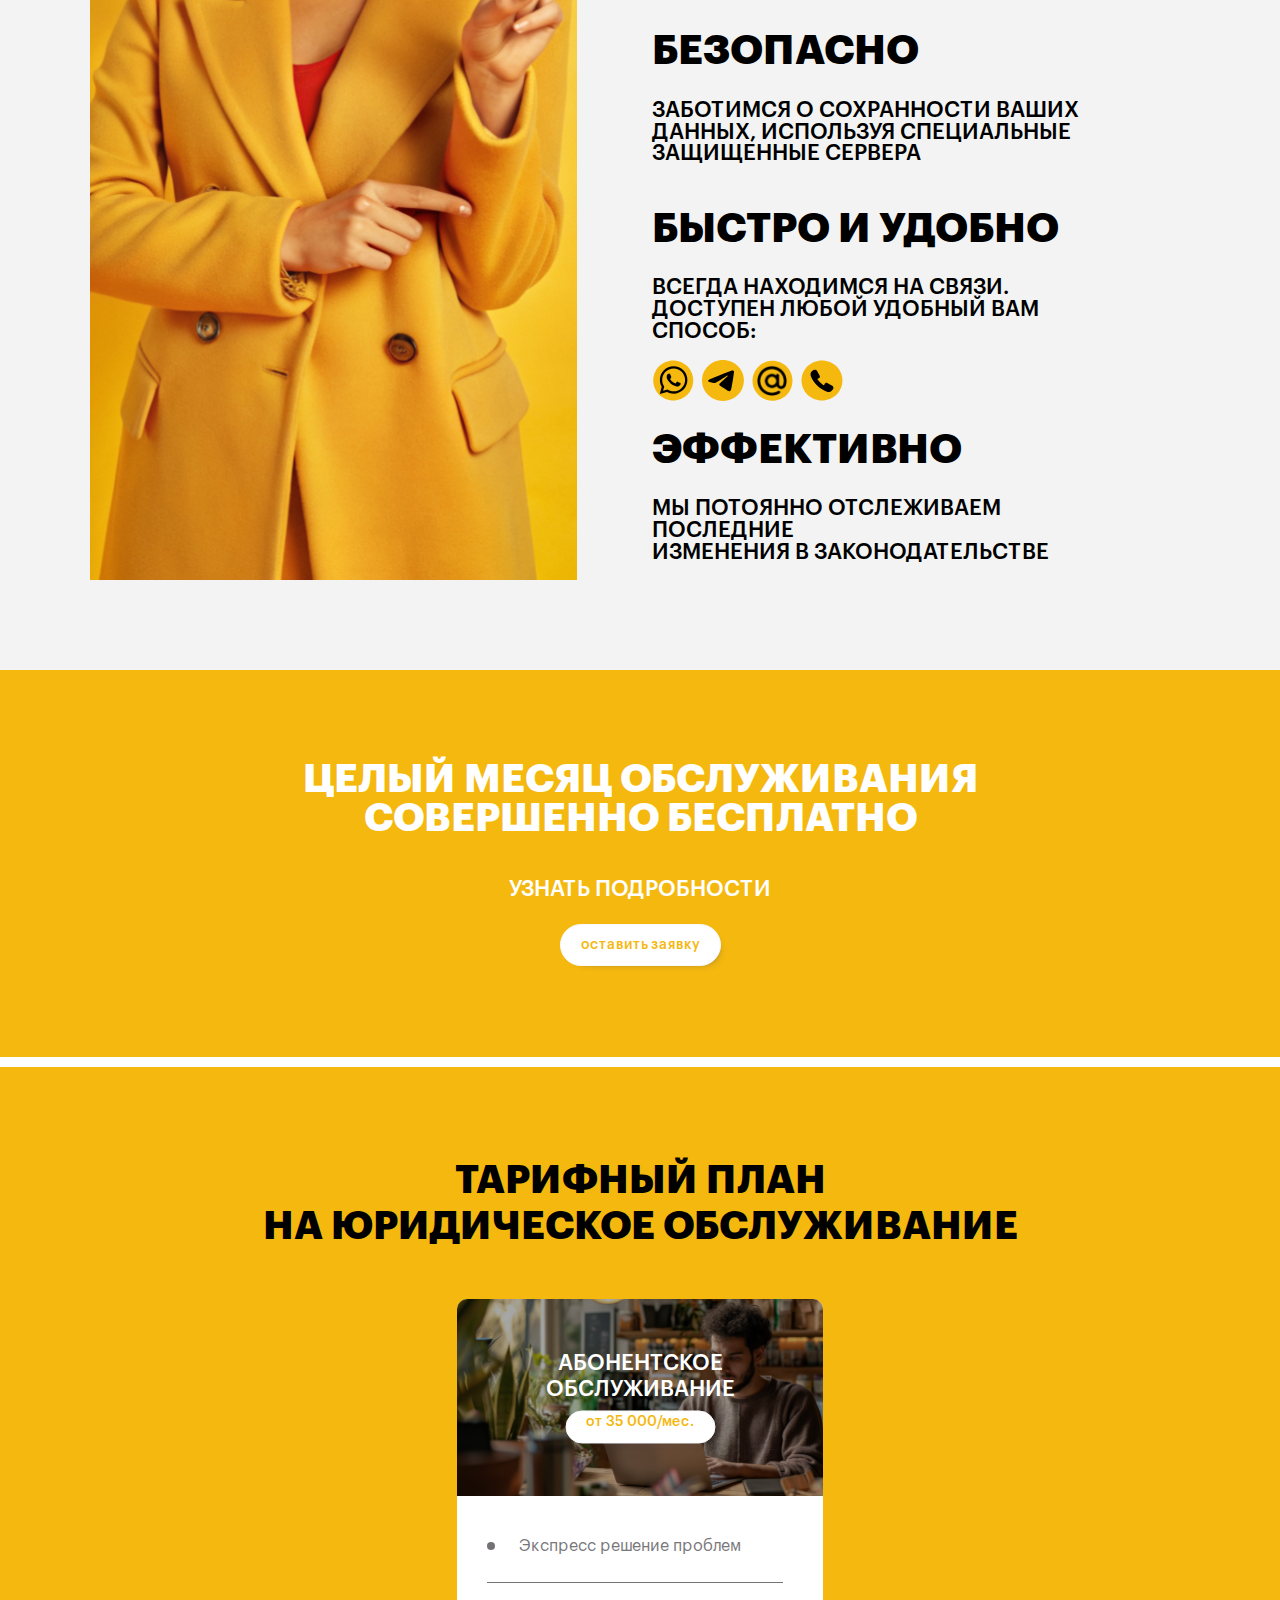
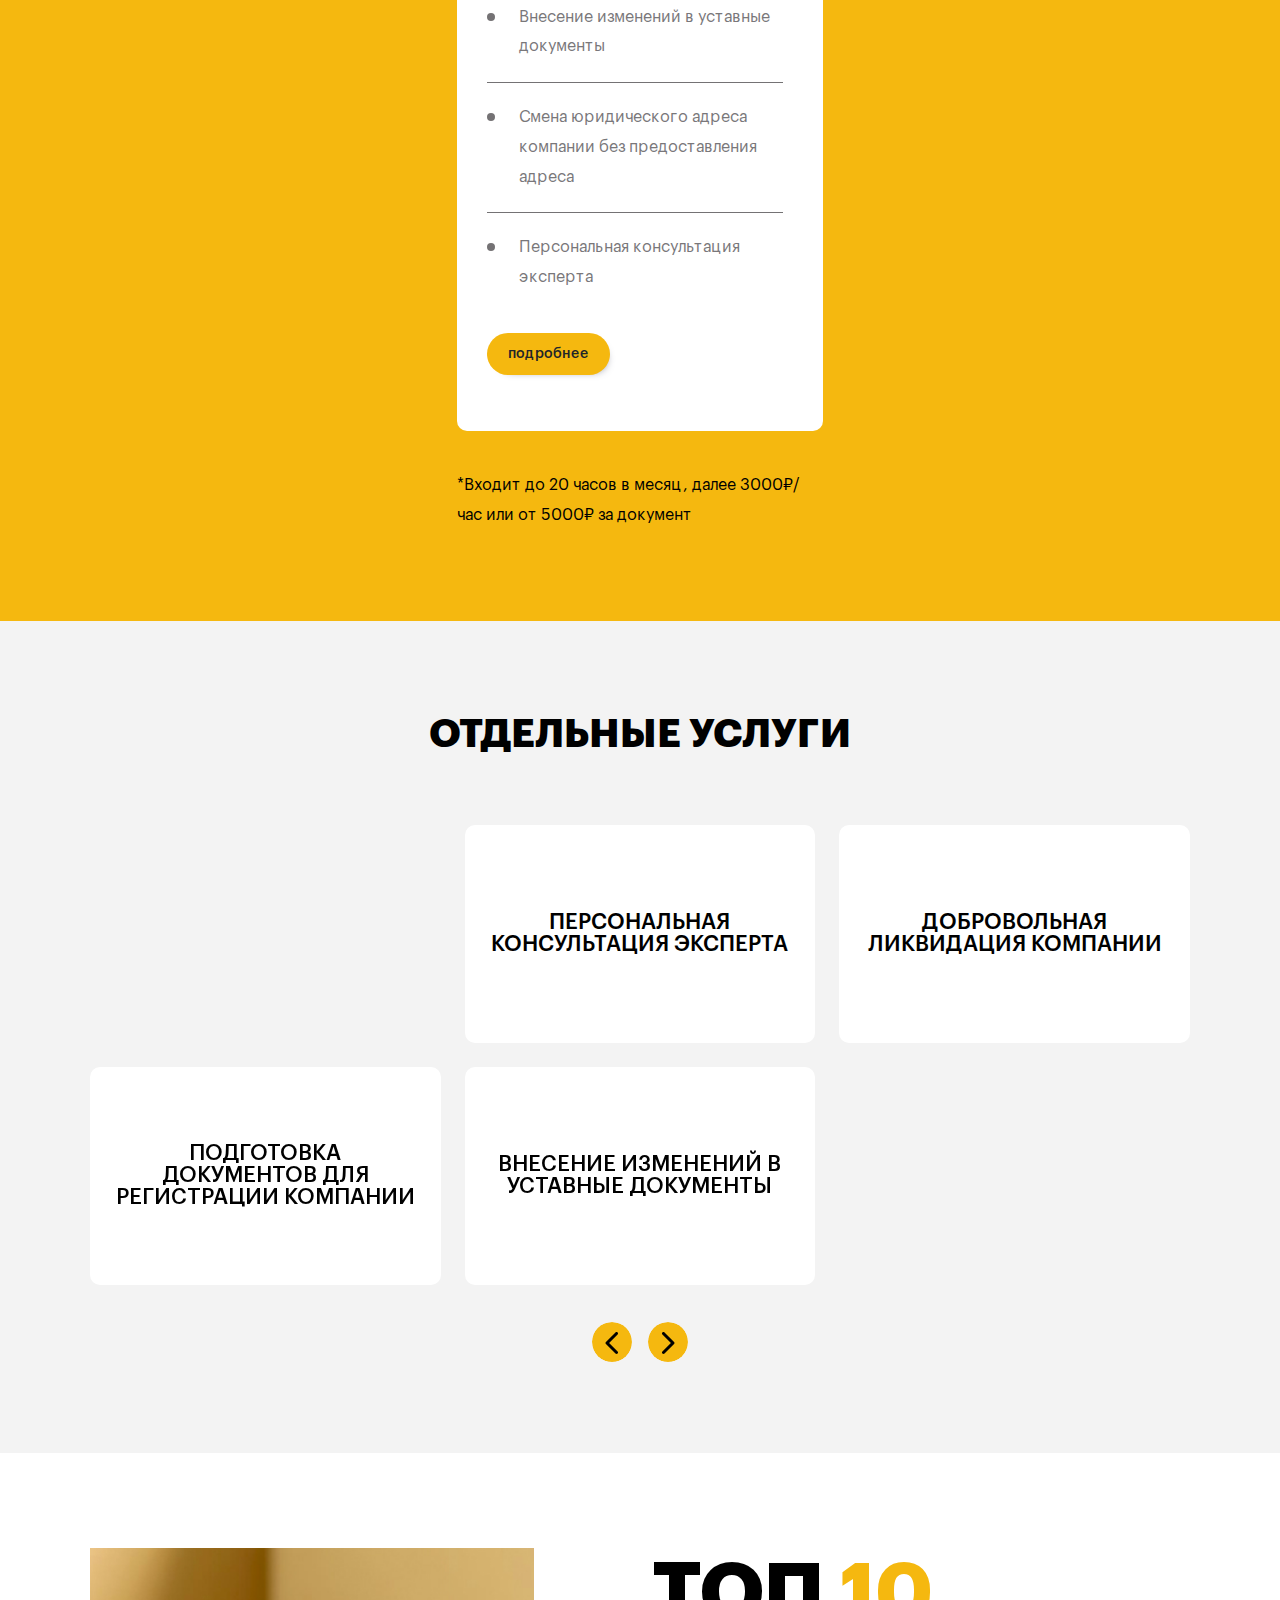
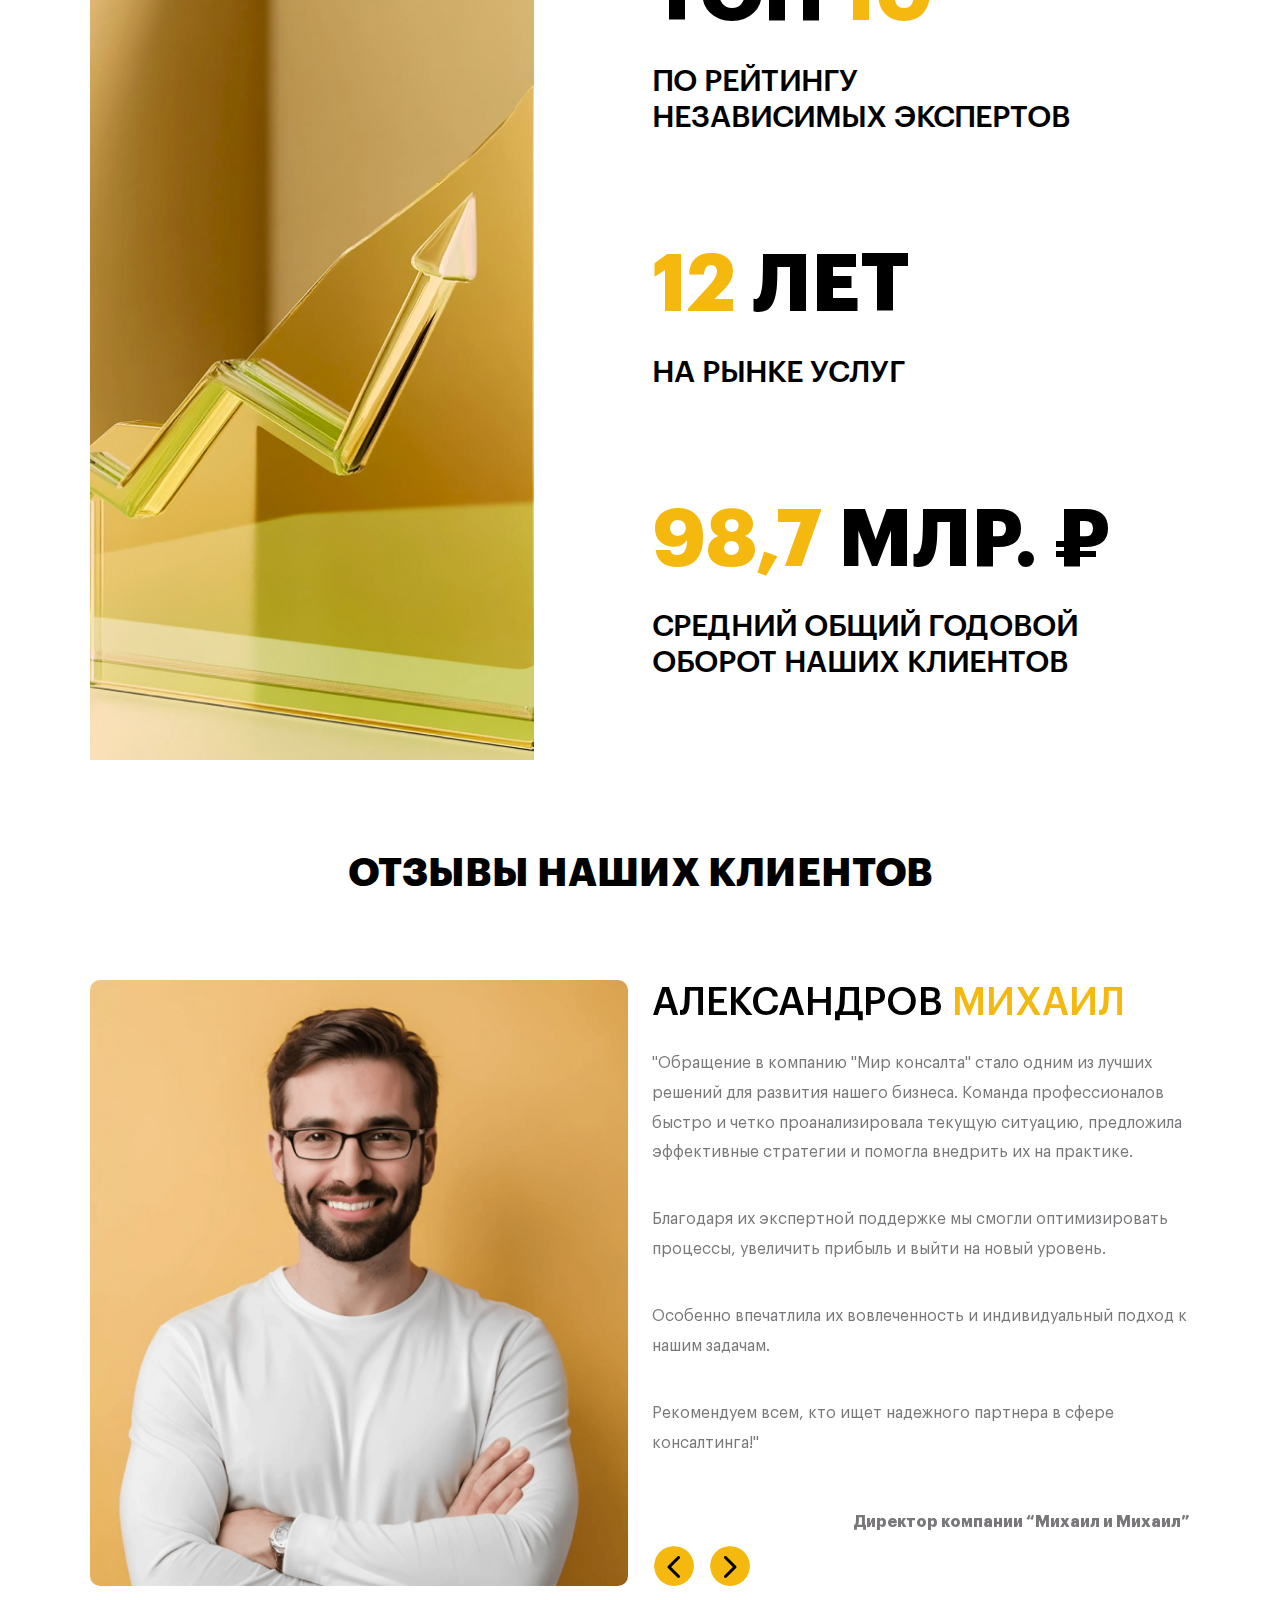
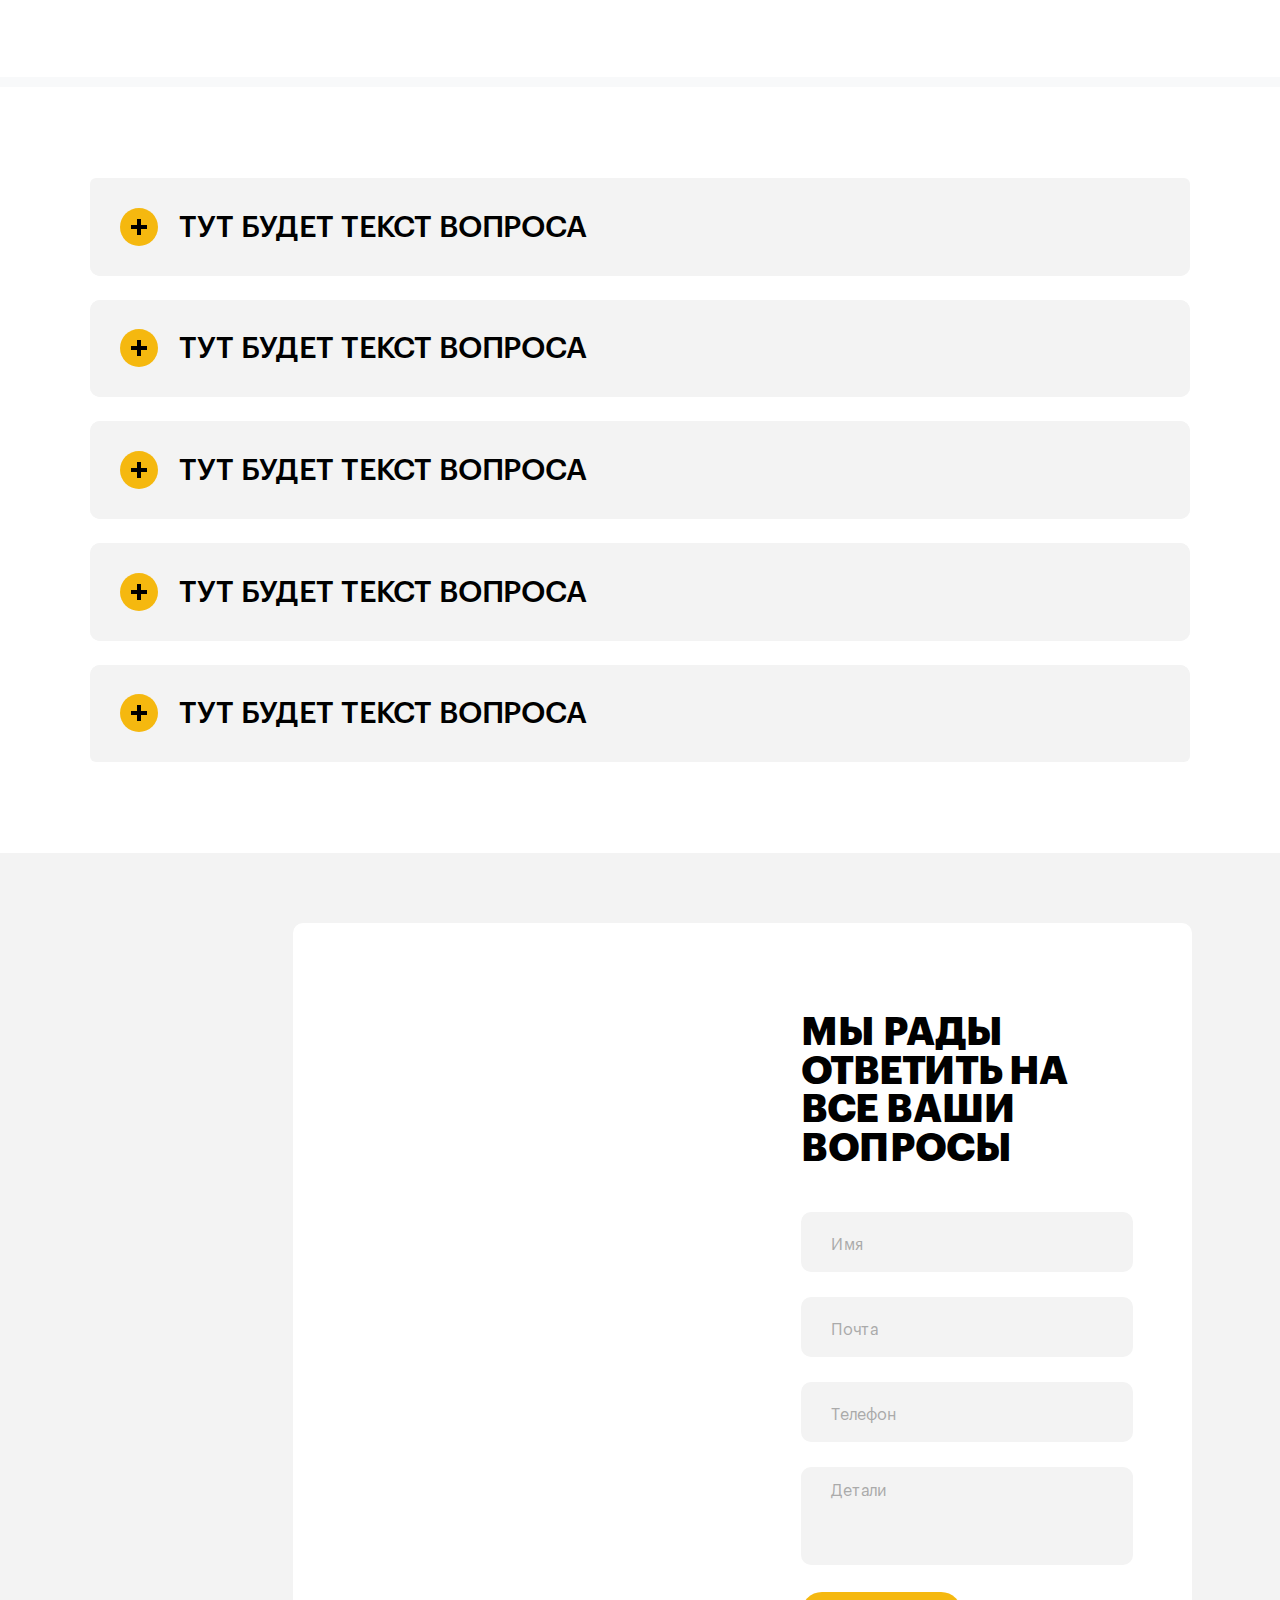
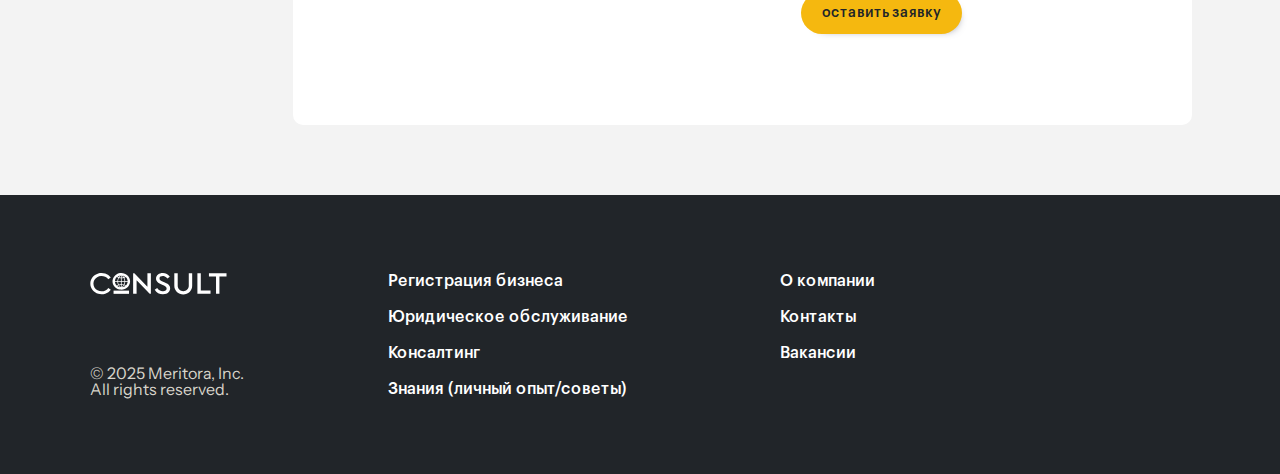
<file: legal_service.html>
<!DOCTYPE html>
<html lang="ru">
	<head>
		<!-- Required meta tags -->
		<meta charset="utf-8" />
		<meta name="viewport" content="width=device-width, initial-scale=1" />

		<!-- Bootstrap CSS -->
		<link href="css/bootstrap.min.css" rel="stylesheet" />

		<!-- Theme CSS -->
		<link href="css/theme.css" rel="stylesheet" />

		<link rel="shortcut icon" type="image/x-icon" href="img/ico/email-ico.svg" />

		<title>Universal HTML Template | Главная 1</title>
	</head>
	<body class="legalServicePage">
		<section class="bg-accent hero-contactPage">
			<header class="header fixed-top header-transparent" id="header">
				<div class="container">
					<div class="d-flex align-items-center justify-content-between py-3">
						<!-- Логотип -->
						<a href="/" class="order-2 order-lg-1 header-logo" aria-label="Homepage">
							<img src="img/logotip-dark.svg" alt="" loading="lazy" />
						</a>

						<!-- Бургер-меню (мобильная версия) -->
						<button
							class="navbar-toggler d-lg-none"
							type="button"
							data-bs-toggle="offcanvas"
							data-bs-target="#mobileNavbar"
							aria-controls="mobileNavbar"
							aria-label="Toggle navigation"
						>
							<span class="navbar-toggler-icon"></span>
						</button>

						<!-- Навигация (для ПК) -->
						<nav
							class="d-none d-lg-flex flex-row justify-content-center order-1 order-lg-2 nav-dropdown"
						>
							<ul class="navbar-nav d-flex flex-row gap-5 px-3 navbar-nav-dropdown">
								<li class="nav-item">
									<a class="nav-link" href="#">Юридическое обслуживание</a>
								</li>
								<li class="nav-item dropdown">
									<a
										class="nav-link dropdown-toggle"
										href="#"
										id="dropdownMenuOffset"
										role="button"
										data-bs-toggle="dropdown"
										aria-expanded="false"
										data-bs-offset="-76,26"
									>
										Бухгалтерское обслуживание
									</a>
									<ul class="dropdown-menu">
										<li>
											<a class="dropdown-item" href="#"
												>Название страниц в разделе</a
											>
										</li>
										<li>
											<a class="dropdown-item" href="#"
												>Название страниц в разделе</a
											>
										</li>
										<li>
											<a class="dropdown-item" href="#"
												>Название страниц в разделе</a
											>
										</li>
									</ul>
								</li>
								<li class="nav-item">
									<a class="nav-link" href="#">Консалтинг</a>
								</li>
							</ul>
						</nav>

						<!-- Социальные сети -->
						<div class="d-flex align-items-center gap-2 social-icon order-3">
							<a href="#" class="btn p-0">
								<img
									src="img/icons/telegram-dark.svg"
									class="social-icon"
									loading="lazy"
								/>
							</a>
							<a href="#" class="btn p-0">
								<img
									src="img/icons/whatsApp-dark.svg"
									class="social-icon"
									loading="lazy"
								/>
							</a>
							<a href="#" class="btn p-0">
								<img
									src="img/icons/telephone-dark.svg"
									class="social-icon"
									loading="lazy"
								/>
							</a>
						</div>
					</div>
				</div>

				<!-- Offcanvas Навигация (для мобильных) -->
				<div
					class="offcanvas offcanvas-start"
					tabindex="-1"
					id="mobileNavbar"
					aria-labelledby="mobileNavbarLabel"
				>
					<div class="offcanvas-body">
						<ul class="navbar-nav flex-column justify-content-start">
							<li class="nav-item">
								<a class="nav-link" href="#">Юридическое обслуживание</a>
							</li>
							<li class="nav-item dropdown">
								<a
									class="nav-link dropdown-toggle"
									href="#"
									id="dropdownMenuOffset"
									role="button"
									data-bs-toggle="dropdown"
									aria-expanded="false"
									data-bs-display="static"
								>
									Бухгалтерское обслуживание
								</a>
								<ul class="dropdown-menu">
									<li>
										<a class="dropdown-item" href="#"
											>Название страниц в разделе</a
										>
									</li>
									<li>
										<a class="dropdown-item" href="#"
											>Название страниц в разделе</a
										>
									</li>
									<li>
										<a class="dropdown-item" href="#"
											>Название страниц в разделе</a
										>
									</li>
								</ul>
							</li>
							<li class="nav-item">
								<a class="nav-link" href="#">Консалтинг</a>
							</li>
						</ul>
					</div>
				</div>
			</header>
			<section class="bg-accent text-center section">
				<div class="container">
					<h2 class="text-uppercase lh-1 mb-0">
						Экспертное юридическое обслуживание Надежная юридическая поддержка
					</h2>
					<button
						class="btn btn-light"
						data-bs-toggle="modal"
						data-bs-target="#contactModal"
						style="margin-top: 40px"
					>
						Оставить заявку
					</button>
				</div>
			</section>
		</section>

		<section class="legalServiceHero section d-flex justify-content-center align-items-center">
			<div class="container">
				<div class="row justify-content-between">
					<!-- Правая колонка -->
					<div
						class="col-12 col-lg-8 d-flex flex-column justify-content-between align-items-start mb-4 mb-lg-0"
					>
						<h1 class="h1 text-uppercase lh-1">Мы - ваш компетентный юрист</h1>
						<h2 class="h2 text-uppercase lh-1">текст о данной услуге</h2>
						<blockquote class="blockquote-wrapper">
							<p class="h3 fw-bold">
								Мы исключаем риски, чтобы ваш бизнес процветал в мире перемен и
								возможностей!
							</p>
						</blockquote>
					</div>

					<!-- Левая колонка -->
					<div class="col-12 col-lg-4 position-relative text-end accounting-cards-img">
						<img src="img/lawyer.jpg" alt="..." loading="lazy" />
						<button
							class="p-0 m-0 border-none accounting-cards-play btn video-trigger"
							data-bs-toggle="modal"
							data-bs-target="#videoModal"
							data-video-url="https://www.youtube.com/embed/qW3iZCv7vSA?si=3EfWBiOguFQ40FAI"
						>
							<img class="img-fluid" src="img/icons/play.svg" alt="..." />
						</button>
						<div class="text-start">
							<p class="hero-text">Ведущий юрист компании</p>
						</div>
					</div>
				</div>
			</div>
		</section>

		<section class="section bg-grey accounting-services">
			<div class="container">
				<div class="row flex-column-reverse flex-lg-row align-items-stretch">
					<div class="col-lg-6">
						<img
							src="img/young-beautiful-woman-coat-looks-very-happy.jpg"
							alt="Описание изображения"
							class="img-fluid accounting-services-img"
						/>
					</div>

					<div class="col-lg-6 text-uppercase">
						<div class="pb-4 accounting-services-text">
							<h2 class="mb-4">Экономично</h2>
							<p class="lh-1">
								Дешевле, чем нанимать<br />
								штатного бухгалтера
							</p>
						</div>
						<div class="pb-4 accounting-services-text">
							<h2 class="mb-4">Практично</h2>
							<p class="lh-1">
								Мы не болеем, не увольняемся,<br />
								не уходим в отпуск
							</p>
						</div>
						<div class="pb-4 accounting-services-text">
							<h2 class="mb-4">Надёжно</h2>
							<p class="lh-1">
								Застраховали ваши риски<br />
								на 100 млн. руб. от штрафов<br />
								и пеней по нашей вине
							</p>
						</div>
						<div class="pb-4 accounting-services-text">
							<h2 class="mb-4">Безопасно</h2>
							<p class="lh-1">
								Заботимся о сохранности ваших<br />
								данных, используя специальные<br />
								защищенные сервера
							</p>
						</div>
						<div class="pb-4 accounting-services-text">
							<h2 class="mb-4">Быстро и удобно</h2>
							<p class="lh-1">
								Всегда находимся на связи.<br />
								Доступен любой удобный Вам способ:
							</p>

							<!-- Социальные сети -->
							<div class="social-icon">
								<a href="#" class="me-1 btn p-0">
									<img
										src="img/icons/whatsApp-dark.svg"
										class="social-icon"
										loading="lazy"
									/>
								</a>
								<a href="#" class="me-1 btn p-0">
									<img
										src="img/icons/telegram-dark.svg"
										class="social-icon"
										loading="lazy"
									/>
								</a>
								<a href="#" class="me-1 btn p-0">
									<img
										src="img/icons/email.svg"
										class="social-icon"
										loading="lazy"
									/>
								</a>
								<a href="#" class="btn p-0">
									<img
										src="img/icons/telephone-dark.svg"
										class="social-icon"
										loading="lazy"
									/>
								</a>
							</div>
						</div>

						<div class="accounting-services-text">
							<h2 class="mb-4">Эффективно</h2>
							<p class="lh-1">
								мы потоянно отслеживаем последние <br />
								изменения в законодательстве
							</p>
						</div>
					</div>
				</div>
			</div>
		</section>

		<section class="cta-section bg-accent text-center section">
			<div class="container">
				<h2 class="text-white text-uppercase lh-1 mb-4 pb-3">
					Целый месяц обслуживания <br />совершенно бесплатно
				</h2>
				<p class="text-white lh-1 text-uppercase h3 mb-4">Узнать подробности</p>
				<button class="btn btn-light" data-bs-toggle="modal" data-bs-target="#contactModal">
					Оставить заявку
				</button>
			</div>
		</section>

		<div style="height: 10px"></div>

		<section class="section-prices section bg-accent">
			<div class="container">
				<h2
					class="text-center text-uppercase"
					style="margin-bottom: clamp(1.25rem, 0.484rem + 3.14vw, 3.313rem)"
				>
					Тарифный план <br />на юридическое обслуживание
				</h2>

				<div class="col-12 col-lg-4 mx-auto">
					<div class="card">
						<div class="card-img-container position-relative">
							<img
								src="img/accountingPage/tariff-1.png"
								class="card-img-top"
								alt="Малый бизнес"
							/>
							<h3
								class="d-flex flex-column align-items-center card-title-overlay position-absolute top-50 start-50 translate-middle text-white"
							>
								Абонентское обслуживание
								<button class="mt-2 pt-1 btn btn-light">от 35 000/мес.</button>
							</h3>
						</div>
						<div class="card-body">
							<ul class="card-text">
								<li class="card-text-item">
									<p>Экспресс решение проблем</p>
								</li>
								<li class="card-text-item">
									<p>Внесение изменений в уставные документы</p>
								</li>

								<li class="card-text-item">
									<p>
										Смена юридического адреса компании без предоставления адреса
									</p>
								</li>
								<li class="card-text-item">
									<p>Персональная консультация эксперта</p>
								</li>
								<div class="collapse mt-2" id="moreInfo-3">
									<li class="card-text-item">
										<p>
											Подготовка претензий, исковых заявлений, ходатайств,
											запросов и т.д.
										</p>
									</li>

									<li class="card-text-item">
										<p>Подготовка договоров</p>
									</li>

									<li class="card-text-item">
										<p>Проверка договоров от контрагентов</p>
									</li>

									<li class="card-text-item">
										<p>
											Подготовка заявления о включении требований в реестр
											кредиторов в рамках процедуры банкротства
										</p>
									</li>

									<li class="card-text-item">
										<p>
											Разработка типовых форм договоров, претензий, ответов на
											претензии, в т.ч. потребителей
										</p>
									</li>

									<li class="card-text-item">
										<p>
											Подготовка документов для Оператора персональных данных
										</p>
									</li>

									<li class="card-text-item">
										<p>
											Разработка положений / регламентов по вопросам
											проявления должной осмотрительности при выборе
											контрагента (по НК РФ)
										</p>
									</li>

									<li class="card-text-item">
										<p>Разработка антикоррупционной политики компании</p>
									</li>

									<li class="card-text-item">
										<p>Юридическая экспертиза сделок</p>
									</li>
								</div>
							</ul>
							<button
								class="btn btn-accent"
								type="button"
								data-bs-toggle="collapse"
								data-bs-target="#moreInfo-3"
								aria-expanded="false"
								aria-controls="moreInfo-3"
							>
								Подробнее
							</button>
						</div>
					</div>
					<p class="mt-4 pt-0 pt-lg-3 mb-0 section-prices-text">
						*Входит до 20 часов в месяц, далее 3000₽/час или от 5000₽ за документ
					</p>
				</div>
			</div>
		</section>

		<section class="legal-section section bg-grey">
			<div class="container">
				<h2 class="text-center h2 text-uppercase">отдельные услуги</h2>
				<div
					id="legalSliderService"
					class="carousel slide pointer-event"
					data-bs-ride="carousel"
				>
					<div class="carousel-inner">
						<div class="carousel-item active">
							<div class="row g-4 accounting-cards position-relative">
								<div
									class="col-md-6 col-lg-4 order-1 order-md-0 accounting-cards-img"
								>
									<div class="card position-relative">
										<img
											src="img/legalServicePage/legalServicePage-accounting-1.jpg"
											alt="..."
											loading="lazy"
										/>
									</div>
								</div>

								<div class="col-md-6 col-lg-4 order-0 order-md-1">
									<div class="card">
										<h3 class="h3 card-title mb-0">
											персональная консультация эксперта
										</h3>
									</div>
								</div>

								<div class="col-md-6 col-lg-4 order-2 order-md-2">
									<div class="card">
										<h3 class="h3 card-title mb-0">
											добровольная ликвидация компании
										</h3>
									</div>
								</div>

								<div class="col-md-6 col-lg-4 order-3 order-md-3">
									<div class="card">
										<h3 class="h3 card-title mb-0">
											подготовка документов для регистрации компании
										</h3>
									</div>
								</div>

								<div class="col-md-6 col-lg-4 order-5 order-md-4">
									<div class="card">
										<h3 class="h3 card-title mb-0">
											внесение изменений в уставные документы
										</h3>
									</div>
								</div>

								<div
									class="col-md-6 col-lg-4 order-4 order-md-5 accounting-cards-img"
								>
									<div class="card position-relative">
										<img
											src="img/legalServicePage/legalServicePage-accounting-2.jpg"
											alt="..."
											loading="lazy"
										/>
									</div>
								</div>
							</div>
						</div>
						<div class="carousel-item">
							<div class="row g-4 accounting-cards position-relative">
								<div
									class="col-md-6 col-lg-4 order-1 order-md-0 accounting-cards-img"
								>
									<div class="card position-relative">
										<img
											src="img/legalServicePage/legalServicePage-accounting-3.jpg"
											alt="..."
											loading="lazy"
										/>
									</div>
								</div>

								<div class="col-md-6 col-lg-4 order-0 order-md-1">
									<div class="card">
										<h3 class="h3 card-title mb-0">экспресс решение проблем</h3>
									</div>
								</div>

								<div class="col-md-6 col-lg-4 order-2 order-md-2">
									<div class="card">
										<h3 class="h3 card-title mb-0">
											смена юридического адреса компании без предоставления
											адреса
										</h3>
									</div>
								</div>

								<div class="col-md-6 col-lg-4 order-3 order-md-3">
									<div class="card">
										<h3 class="h3 card-title mb-0">
											подготовка претензий, исковых заявлений, ходатайств,
											запросов и т.д.
										</h3>
									</div>
								</div>

								<div class="col-md-6 col-lg-4 order-5 order-md-4">
									<div class="card">
										<h3 class="h3 card-title mb-0">подготовка договоров</h3>
									</div>
								</div>

								<div
									class="col-md-6 col-lg-4 order-4 order-md-5 accounting-cards-img"
								>
									<div class="card position-relative">
										<img
											src="img/legalServicePage/legalServicePage-accounting-4.jpg"
											alt="..."
											loading="lazy"
										/>
									</div>
								</div>
							</div>
						</div>
						<div class="carousel-item">
							<div class="row g-4 accounting-cards position-relative">
								<div
									class="col-md-6 col-lg-4 order-1 order-md-0 accounting-cards-img"
								>
									<div class="card position-relative">
										<img
											src="img/legalServicePage/legalServicePage-accounting-5.jpg"
											alt="..."
											loading="lazy"
										/>
									</div>
								</div>

								<div class="col-md-6 col-lg-4 order-0 order-md-1">
									<div class="card">
										<h3 class="h3 card-title mb-0">
											проверка договоров от контрагентов
										</h3>
									</div>
								</div>

								<div class="col-md-6 col-lg-4 order-2 order-md-2">
									<div class="card">
										<h3 class="h3 card-title mb-0">
											подготовка заявления о включении требований в реестр
											кредиторов в рамках процедуры банкротства
										</h3>
									</div>
								</div>

								<div class="col-md-6 col-lg-4 order-3 order-md-3">
									<div class="card">
										<h3 class="h3 card-title mb-0">
											разработка типовых форм договоров, претензий, ответов на
											претензии, в т.ч. потребителей
										</h3>
									</div>
								</div>

								<div class="col-md-6 col-lg-4 order-5 order-md-4">
									<div class="card">
										<h3 class="h3 card-title mb-0">
											подготовка документов для Оператора персональных данных
										</h3>
									</div>
								</div>

								<div
									class="col-md-6 col-lg-4 order-4 order-md-5 accounting-cards-img"
								>
									<div class="card position-relative">
										<img
											src="img/legalServicePage/legalServicePage-accounting-6.jpg"
											alt="..."
											loading="lazy"
										/>
									</div>
								</div>
							</div>
						</div>
						<div class="carousel-item">
							<div class="row g-4 accounting-cards position-relative">
								<div
									class="col-md-6 col-lg-4 order-1 order-md-0 accounting-cards-img"
								>
									<div class="card position-relative">
										<img
											src="img/legalServicePage/legalServicePage-accounting-7.jpg"
											alt="..."
											loading="lazy"
										/>
									</div>
								</div>

								<div class="col-md-6 col-lg-4 order-0 order-md-1">
									<div class="card">
										<h3 class="h3 card-title mb-0">
											разработка положений / регламентов по вопросам
											проявления должной осмотрительности при выборе
											контрагента (по НК РФ)
										</h3>
									</div>
								</div>

								<div class="col-md-6 col-lg-4 order-2 order-md-2">
									<div class="card">
										<h3 class="h3 card-title mb-0">
											разработка антикоррупционной политики компании
										</h3>
									</div>
								</div>

								<div class="col-md-6 col-lg-4 order-3 order-md-3">
									<div class="card">
										<h3 class="h3 card-title mb-0">
											юридическая экспертиза сделок
										</h3>
									</div>
								</div>

								<div class="col-md-6 col-lg-4 order-5 order-md-4">
									<div class="card">
										<h3 class="h3 card-title mb-0">
											представительство в судах
										</h3>
									</div>
								</div>

								<div
									class="col-md-6 col-lg-4 order-4 order-md-5 accounting-cards-img"
								>
									<div class="card position-relative">
										<img
											src="img/legalServicePage/legalServicePage-accounting-8.jpg"
											alt="..."
											loading="lazy"
										/>
									</div>
								</div>
							</div>
						</div>
						<div class="carousel-item">
							<div class="row g-4 accounting-cards position-relative">
								<div
									class="col-md-6 col-lg-4 order-1 order-md-0 accounting-cards-img"
								>
									<div class="card position-relative">
										<img
											src="img/legalServicePage/legalServicePage-accounting-9.jpg"
											alt="..."
											loading="lazy"
										/>
									</div>
								</div>

								<div class="col-md-6 col-lg-4 order-0 order-md-1">
									<div class="card">
										<h3 class="h3 card-title mb-0">
											Due diligence объектов инвестирования
										</h3>
									</div>
								</div>

								<div class="col-md-6 col-lg-4 order-2 order-md-2">
									<div class="card">
										<h3 class="h3 card-title mb-0">смена учредителя/-ей</h3>
									</div>
								</div>

								<div class="col-md-6 col-lg-4 order-3 order-md-3">
									<div class="card">
										<h3 class="h3 card-title mb-0">
											сопровождение сделок купли-продажи долей/акций
										</h3>
									</div>
								</div>

								<div class="col-md-6 col-lg-4 order-5 order-md-4">
									<div class="card">
										<h3 class="h3 card-title mb-0">
											подготовка и сопровождение опционных соглашений
										</h3>
									</div>
								</div>

								<div
									class="col-md-6 col-lg-4 order-4 order-md-5 accounting-cards-img"
								>
									<div class="card position-relative">
										<img
											src="img/legalServicePage/legalServicePage-accounting-10.jpg"
											alt="..."
											loading="lazy"
										/>
									</div>
								</div>
							</div>
						</div>
					</div>
					<!-- Контролы слайдера -->
					<div class="carousel-controls d-flex gap-3">
						<button
							class="ms-auto"
							type="button"
							id="legalSliderServicePrev"
							data-bs-target="#legalSliderService"
							data-bs-slide="prev"
						>
							<span class="visually-hidden">Предыдущий</span>
						</button>
						<button
							class="me-auto"
							type="button"
							id="legalSliderServiceNext"
							data-bs-target="#legalSliderService"
							data-bs-slide="next"
						>
							<span class="visually-hidden">Следующий</span>
						</button>
					</div>
				</div>
			</div>
		</section>

		<section class="section-line d-flex align-items-center">
			<div class="container">
				<div class="row justify-content-between align-items-stretch h-100">
					<!-- Левая колонка с изображением -->
					<div class="order-1 order-md-0 col-md-5 d-flex justify-content-center mb-0">
						<img
							src="img/line.jpg"
							alt="Описание изображения"
							class="img-fluid ms-0 me-auto"
						/>
					</div>

					<!-- Правая колонка с текстовым блоком -->
					<div
						class="order-0 order-md-1 col-md-6 d-flex flex-column justify-content-between section-line-text-wrapper"
					>
						<!-- Первый блок текста -->
						<div class="mb-4">
							<h3 class="section-line-title">
								ТОП <span class="color-accent">10</span>
							</h3>
							<p>
								по рейтингу <br />
								независимых экспертов
							</p>
						</div>
						<!-- Второй блок текста -->
						<div class="mb-4">
							<h3 class="section-line-title">
								<span class="color-accent">12</span> лет
							</h3>
							<p>на рынке услуг</p>
						</div>
						<!-- Третий блок текста -->
						<div>
							<h3 class="section-line-title">
								<span class="color-accent">98,7</span> млр. ₽
							</h3>
							<p>
								средний общий годовой <br />
								оборот наших клиентов
							</p>
						</div>
					</div>
				</div>
			</div>
		</section>

		<section class="section-reviews section">
			<div class="container">
				<h2 class="text-center text-uppercase section-reviews-title">
					отзывы наших клиентов
				</h2>

				<!-- Карусель с отзывами -->
				<div id="reviewsCarousel" class="carousel slide">
					<!-- data-bs-ride="carousel" -->
					<div class="carousel-inner">
						<div class="carousel-item active">
							<div class="row">
								<div class="col-12 col-lg-6 text-center text-lg-start mb-3 mb-lg-0">
									<img
										src="img/feedback-men.jpg"
										class="img-fluid"
										alt="Отзыв 1"
									/>
								</div>
								<div
									class="col-12 col-lg-6 d-flex flex-column justify-content-between"
								>
									<h3 class="review-title h2">
										Александров <span class="color-accent">Михаил</span>
									</h3>

									<div class="review-text">
										<p>
											"Обращение в компанию "Мир консалта" стало одним из
											лучших решений для развития нашего бизнеса. Команда
											профессионалов быстро и четко проанализировала текущую
											ситуацию, предложила эффективные стратегии и помогла
											внедрить их на практике.
										</p>

										<p>
											Благодаря их экспертной поддержке мы смогли
											оптимизировать процессы, увеличить прибыль и выйти на
											новый уровень.
										</p>

										<p>
											Особенно впечатлила их вовлеченность и индивидуальный
											подход к нашим задачам.
										</p>

										<p>
											Рекомендуем всем, кто ищет надежного партнера в сфере
											консалтинга!"
										</p>
									</div>
									<p class="review-author">Директор компании “Михаил и Михаил”</p>
								</div>
							</div>
						</div>
						<div class="carousel-item">
							<div class="row">
								<div class="col-12 col-lg-6 text-center text-lg-start mb-3 mb-lg-0">
									<img
										src="img/feedback-men.jpg"
										class="img-fluid"
										alt="Отзыв 1"
									/>
								</div>
								<div
									class="col-12 col-lg-6 d-flex flex-column justify-content-between"
								>
									<h3 class="review-title h2">
										Александров <span class="color-accent">Михаил</span>
									</h3>
									<p class="review-text">
										"Благодаря вашей команде, наш бизнес вышел на новый уровень.
										Отличный сервис и профессиональный подход!"
									</p>
									<p class="review-author">Иван Иванов</p>
								</div>
							</div>
						</div>
						<div class="carousel-item">
							<div class="row">
								<div class="col-12 col-lg-6 text-center text-lg-start mb-3 mb-lg-0">
									<img
										src="img/feedback-men.jpg"
										class="img-fluid"
										alt="Отзыв 1"
									/>
								</div>
								<div
									class="col-12 col-lg-6 d-flex flex-column justify-content-between"
								>
									<h3 class="review-title h2">
										Александров <span class="color-accent">Михаил</span>
									</h3>
									<p class="review-text">
										"Благодаря вашей команде, наш бизнес вышел на новый уровень.
										Отличный сервис и профессиональный подход!"
									</p>
									<p class="review-author">Иван Иванов</p>
								</div>
							</div>
						</div>
						<!-- Пагинация и управление слайдером -->
						<div class="carousel-controls d-flex gap-3">
							<button
								type="button"
								id="reviewsCarouselPrev"
								data-bs-target="#reviewsCarousel"
								data-bs-slide="prev"
							>
								<span class="visually-hidden">Предыдущий</span>
							</button>
							<button
								type="button"
								id="reviewsCarouselNext"
								data-bs-target="#reviewsCarousel"
								data-bs-slide="next"
							>
								<span class="visually-hidden">Следующий</span>
							</button>
						</div>
					</div>
				</div>
			</div>
		</section>

		<div class="bg-light" style="height: 10px"></div>

		<section class="section">
			<div class="accordion container" id="faqAccordion">
				<div class="accordion-item mb-4">
					<h2 class="accordion-header" id="headingOne">
						<button
							class="accordion-button d-flex align-items-center"
							type="button"
							data-bs-toggle="collapse"
							data-bs-target="#collapseOne"
							aria-expanded="false"
							aria-controls="collapseOne"
						>
							<span class="icon"></span>
							<h3 class="m-0 text-uppercase fw-medium">Тут будет текст вопроса</h3>
						</button>
					</h2>
					<div
						id="collapseOne"
						class="accordion-collapse collapse"
						aria-labelledby="headingOne"
						data-bs-parent="#faqAccordion"
					>
						<div class="accordion-body">
							<p>Тут будет небольшой текст ответа на вопрос</p>
						</div>
					</div>
				</div>
				<div class="accordion-item mb-4">
					<h2 class="accordion-header" id="headingTwo">
						<button
							class="accordion-button d-flex align-items-center"
							type="button"
							data-bs-toggle="collapse"
							data-bs-target="#collapseTwo"
							aria-expanded="false"
							aria-controls="collapseTwo"
						>
							<span class="icon"></span>
							<h3 class="m-0 text-uppercase fw-medium">Тут будет текст вопроса</h3>
						</button>
					</h2>
					<div
						id="collapseTwo"
						class="accordion-collapse collapse"
						aria-labelledby="headingTwo"
						data-bs-parent="#faqAccordion"
					>
						<div class="accordion-body">
							<p>Тут будет небольшой текст ответа на вопрос</p>
						</div>
					</div>
				</div>
				<div class="accordion-item mb-4">
					<h2 class="accordion-header" id="headingThree">
						<button
							class="accordion-button d-flex align-items-center"
							type="button"
							data-bs-toggle="collapse"
							data-bs-target="#collapseThree"
							aria-expanded="false"
							aria-controls="collapseThree"
						>
							<span class="icon"></span>
							<h3 class="m-0 text-uppercase fw-medium">Тут будет текст вопроса</h3>
						</button>
					</h2>
					<div
						id="collapseThree"
						class="accordion-collapse collapse"
						aria-labelledby="headingThree"
						data-bs-parent="#faqAccordion"
					>
						<div class="accordion-body">
							<p>Тут будет небольшой текст ответа на вопрос</p>
						</div>
					</div>
				</div>
				<div class="accordion-item mb-4">
					<h2 class="accordion-header" id="headingFour">
						<button
							class="accordion-button d-flex align-items-center"
							type="button"
							data-bs-toggle="collapse"
							data-bs-target="#collapseFour"
							aria-expanded="false"
							aria-controls="collapseFour"
						>
							<span class="icon"></span>
							<h3 class="m-0 text-uppercase fw-medium">Тут будет текст вопроса</h3>
						</button>
					</h2>
					<div
						id="collapseFour"
						class="accordion-collapse collapse"
						aria-labelledby="headingFour"
						data-bs-parent="#faqAccordion"
					>
						<div class="accordion-body">
							<p>Тут будет небольшой текст ответа на вопрос</p>
						</div>
					</div>
				</div>
				<div class="accordion-item">
					<h2 class="accordion-header" id="headingFive">
						<button
							class="accordion-button d-flex align-items-center"
							type="button"
							data-bs-toggle="collapse"
							data-bs-target="#collapseFive"
							aria-expanded="false"
							aria-controls="collapseFive"
						>
							<span class="icon"></span>
							<h3 class="m-0 text-uppercase fw-medium">Тут будет текст вопроса</h3>
						</button>
					</h2>
					<div
						id="collapseFive"
						class="accordion-collapse collapse"
						aria-labelledby="headingFive"
						data-bs-parent="#faqAccordion"
					>
						<div class="accordion-body">
							<p>Тут будет небольшой текст ответа на вопрос</p>
						</div>
					</div>
				</div>
			</div>
		</section>

		<section class="contact-section bg-grey" aria-labelledby="contact-title">
			<div class="container">
				<div
					class="row justify-content-center justify-content-md-between position-relative contact-section-form-inner align-items-center"
				>
					<div class="col-12 col-md-7 z-2 mb-5 mb-md-0">
						<img
							src="img/woman-working-call-center-talking-with-clients-using-headphones-microphone.jpg"
							alt="Оператор колл-центра общается с клиентами по гарнитуре"
							class="contact-section-img w-100"
							loading="lazy"
						/>
					</div>

					<div class="col-12 col-md-4 z-2">
						<h2
							aria-labelledby="contact-title"
							class="contact-section-title text-uppercase"
						>
							мы рады
							<span style="letter-spacing: -0.03em">ответить на все</span> ваши
							вопросы
						</h2>
						<form
							class="w-100 contact-section-form"
							id="contactForm"
							novalidate
							aria-describedby="form-instruction"
						>
							<p id="form-instruction" class="visually-hidden">
								Введите ваше имя, email и телефон (они обязательны для заполнения),
								а также, если необходимо, оставьте комментарий.
							</p>

							<label class="custom-field">
								<input
									name="name"
									type="text"
									placeholder="Ваше имя"
									required
									aria-required="true"
								/>
								<span class="placeholder">Имя</span>
								<span class="error-message" aria-live="polite"></span>
							</label>
							<label class="custom-field">
								<input
									name="email"
									type="email"
									placeholder="Ваш e-mail"
									required
									aria-required="true"
								/>
								<span class="placeholder">Почта</span>
								<span class="error-message" aria-live="polite"></span>
							</label>
							<label class="custom-field">
								<input
									name="phone"
									type="tel"
									placeholder="Ваш номер телефона"
									required
									aria-required="true"
								/>
								<span class="placeholder">Телефон</span>
								<span class="error-message" aria-live="polite"></span>
							</label>
							<label class="custom-field mb-4">
								<textarea
									name="comment"
									placeholder="Сообщение или детали запроса"
									rows="3"
									maxlength="300"
									aria-describedby="comment-help"
								></textarea>
								<span class="placeholder">Детали</span>
								<small id="comment-help" class="visually-hidden"
									>Максимальная длина сообщения — 300 символов.</small
								>
							</label>
							<button
								type="submit"
								class="btn btn-accent"
								aria-label="Отправить заявку"
							>
								оставить заявку
							</button>
						</form>

						<div
							id="successMessage"
							class="success-message"
							role="alert"
							aria-live="assertive"
						>
							<p class="h2">Форма успешно отправлена!</p>
						</div>
					</div>
				</div>
			</div>
		</section>

		<footer class="footer bg-dark text-white">
			<div class="container">
				<div class="row row-cols-1 row-cols-md-4 gy-4 align-items-stretch">
					<div class="col col-md-3 col-lg-2 d-flex flex-column justify-content-between r">
						<a href="#" class="footer-logo">
							<img src="img/logotip-light.svg" alt="Логотип" class="img-fluid" />
						</a>
						<p class="footer-copyright d-none d-md-block m-0">
							&copy; 2025 Meritora, Inc. <br />
							All rights reserved.
						</p>
					</div>

					<div class="col col-md-5 col-lg-4 footer-link-wrapper">
						<ul class="list-unstyled footer-link mt-0">
							<li>
								<a href="#" class="text-white text-decoration-none"
									>Регистрация бизнеса</a
								>
							</li>
							<li>
								<a href="#" class="text-white text-decoration-none"
									>Юридическое обслуживание</a
								>
							</li>
							<li>
								<a href="#" class="text-white text-decoration-none">Консалтинг</a>
							</li>
							<li>
								<a href="#" class="text-white text-decoration-none"
									>Знания (личный опыт/советы)</a
								>
							</li>
						</ul>
					</div>

					<div class="col col-md-3 col-lg-4">
						<ul class="list-unstyled mt-0">
							<li>
								<a href="#" class="text-white text-decoration-none">О компании</a>
							</li>
							<li>
								<a href="#" class="text-white text-decoration-none">Контакты</a>
							</li>
							<li>
								<a href="#" class="text-white text-decoration-none">Вакансии</a>
							</li>
						</ul>
					</div>

					<div class="col col-md-1 col-lg-2 align-content-center footer-social-icons">
						<div class="social-icons d-flex gap-2 flex-md-column flex-lg-row">
							<a href="#" class="p-0">
								<img src="img/icons/vk.svg" class="social-icon" loading="lazy" />
							</a>
							<a href="#" class="p-0">
								<img
									src="img/icons/youtube.svg"
									class="social-icon"
									loading="lazy"
								/>
							</a>
							<a href="#" class="p-0">
								<img
									src="img/icons/telegram.svg"
									class="social-icon"
									loading="lazy"
								/>
							</a>
						</div>
					</div>
				</div>
				<!-- Копирайт для больших экранов -->
				<p class="footer-copyright d-md-none mb-0">
					&copy; 2025 Meritora, Inc.
					<br />All rights reserved.
				</p>
			</div>
		</footer>

		<!-- Модальное окно для видео -->
		<div
			class="modal fade"
			id="videoModal"
			tabindex="-1"
			aria-labelledby="videoModalLabel"
			aria-hidden="true"
			data-bs-backdrop="static"
		>
			<div class="modal-dialog modal-dialog-centered modal-custom">
				<div class="modal-content justify-content-center">
					<div class="modal-header">
						<h5
							class="modal-title h2 text-center lh-1 text-uppercase"
							id="videoModalLabel"
						>
							отдельные услуги
						</h5>
					</div>
					<div class="modal-body p-0 align-content-center">
						<div class="ratio ratio-16x9 video-container">
							<iframe
								src=""
								frameborder="0"
								allow="autoplay; encrypted-media"
								allowfullscreen
								id="modalVideoIframe"
							></iframe>
						</div>
					</div>
				</div>
			</div>
		</div>

		<div
			class="modal fade bg-light"
			id="contactModal"
			tabindex="-1"
			aria-labelledby="contactModalLabel"
			aria-hidden="true"
		>
			<div class="modal-dialog modal-dialog-centered h-100">
				<div class="modal-content">
					<div class="modal-header">
						<h5 class="modal-title text-uppercase" id="contactModalLabel">
							Оставьте заявку
						</h5>
						<button
							type="button"
							class="btn-close"
							data-bs-dismiss="modal"
							aria-label="Закрыть"
						></button>
					</div>
					<div class="modal-body">
						<form class="w-100 contact-section-form" id="contactForm" novalidate>
							<label class="custom-field">
								<input name="name" type="text" placeholder="Ваше имя" required />
								<span class="placeholder">Имя</span>
								<span class="error-message" aria-live="polite"></span>
							</label>
							<label class="custom-field">
								<input
									name="email"
									type="email"
									placeholder="Ваш e-mail"
									required
								/>
								<span class="placeholder">Почта</span>
								<span class="error-message" aria-live="polite"></span>
							</label>
							<label class="custom-field">
								<input
									name="phone"
									type="tel"
									placeholder="Ваш номер телефона"
									required
								/>
								<span class="placeholder">Телефон</span>
								<span class="error-message" aria-live="polite"></span>
							</label>
							<label class="custom-field mb-4">
								<textarea
									name="comment"
									placeholder="Сообщение или детали запроса"
									rows="3"
									maxlength="300"
								></textarea>
								<span class="placeholder">Детали</span>
							</label>
							<button type="submit" class="btn btn-accent">Оставить заявку</button>
						</form>

						<div
							id="successMessage"
							class="success-message text-center mt-3"
							style="display: none"
						>
							<p class="h2">Форма успешно отправлена!</p>
						</div>
					</div>
				</div>
			</div>
		</div>

		<script type="text/javascript" src="js/bootstrap.bundle.min.js"></script>

		<!-- jQuery -->
		<script src="js/jquery-1.5.1.min.js"></script>

		<!-- validate form scripts -->
		<script src="js/validate-form-main.js"></script>

		<!-- validate form scripts -->
		<script src="js/modal-video.js"></script>

		<!-- Menu scroll scripts -->
		<script type="module" src="js/menu.js"></script>
	</body>
</html>
</file>
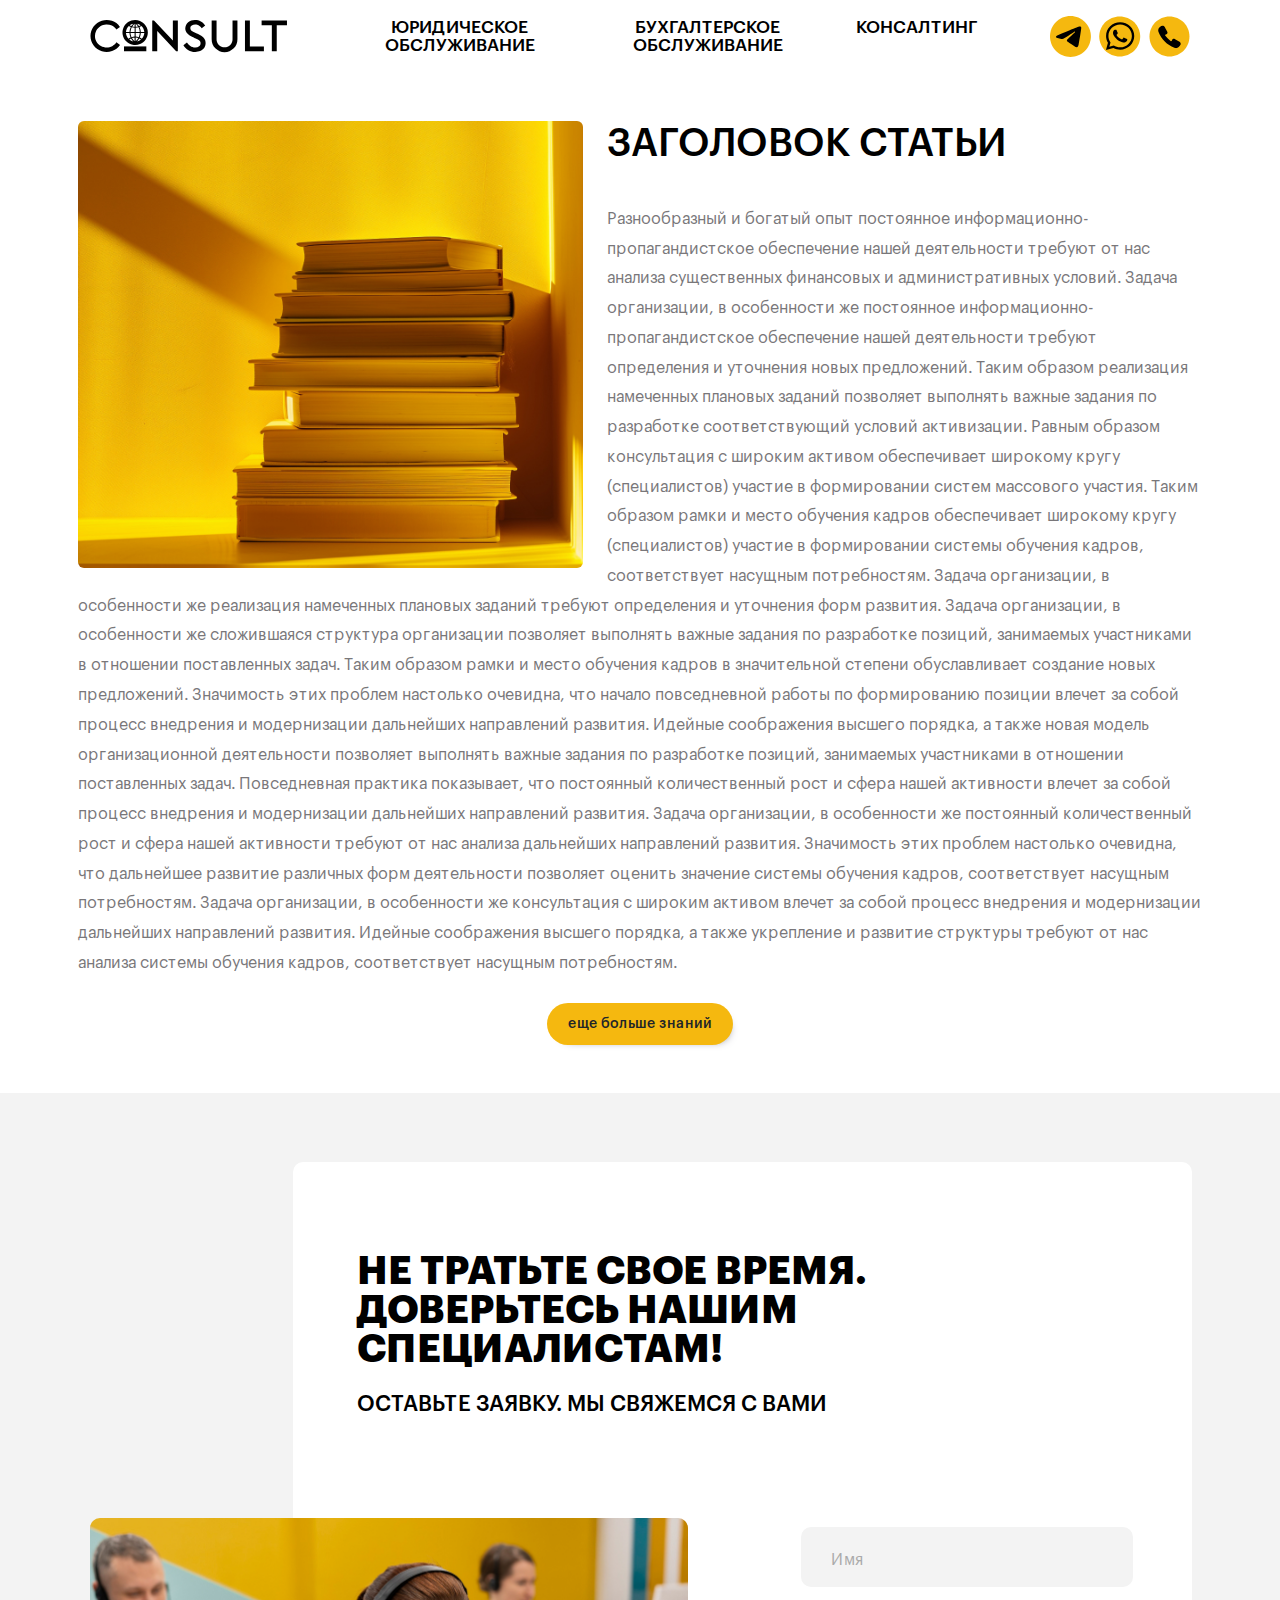
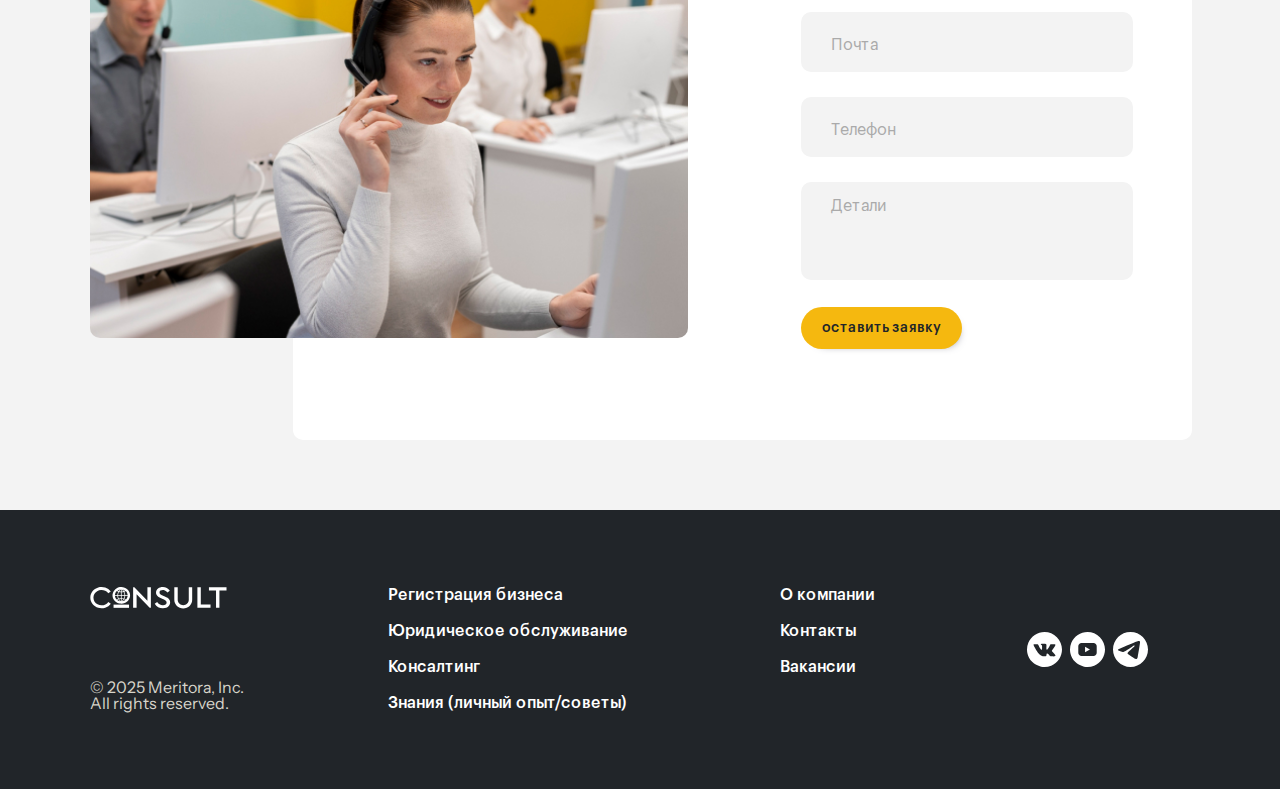
<file: post.html>
<!DOCTYPE html>
<html lang="ru">
	<head>
		<!-- Required meta tags -->
		<meta charset="utf-8" />
		<meta name="viewport" content="width=device-width, initial-scale=1" />

		<!-- Bootstrap CSS -->
		<link href="css/bootstrap.min.css" rel="stylesheet" />

		<!-- Theme CSS -->
		<link href="css/theme.css" rel="stylesheet" />

		<link rel="shortcut icon" type="image/x-icon" href="img/ico/email-ico.svg" />

		<title>Universal HTML Template | Главная 1</title>
	</head>
	<body class="postPage">
		<header class="header sticky-top">
			<div class="container">
				<div class="d-flex align-items-center justify-content-between py-3">
					<!-- Логотип -->
					<a href="/" class="order-2 order-lg-1 header-logo" aria-label="Homepage">
						<img src="img/logotip-dark.svg" alt="" loading="lazy" />
					</a>

					<!-- Бургер-меню (мобильная версия) -->
					<button
						class="navbar-toggler d-lg-none"
						type="button"
						data-bs-toggle="offcanvas"
						data-bs-target="#mobileNavbar"
						aria-controls="mobileNavbar"
						aria-label="Toggle navigation"
					>
						<span class="navbar-toggler-icon"></span>
					</button>

					<!-- Навигация (для ПК) -->
					<nav
						class="d-none d-lg-flex flex-row justify-content-center order-1 order-lg-2 nav-dropdown"
					>
						<ul class="navbar-nav d-flex flex-row gap-5 px-3 navbar-nav-dropdown">
							<li class="nav-item">
								<a class="nav-link" href="#">Юридическое обслуживание</a>
							</li>
							<li class="nav-item dropdown">
								<a
									class="nav-link dropdown-toggle"
									href="#"
									id="dropdownMenuOffset"
									role="button"
									data-bs-toggle="dropdown"
									aria-expanded="false"
									data-bs-offset="-76,26"
								>
									Бухгалтерское обслуживание
								</a>
								<ul class="dropdown-menu">
									<li>
										<a class="dropdown-item" href="#"
											>Название страниц в разделе</a
										>
									</li>
									<li>
										<a class="dropdown-item" href="#"
											>Название страниц в разделе</a
										>
									</li>
									<li>
										<a class="dropdown-item" href="#"
											>Название страниц в разделе</a
										>
									</li>
								</ul>
							</li>
							<li class="nav-item">
								<a class="nav-link" href="#">Консалтинг</a>
							</li>
						</ul>
					</nav>

					<!-- Социальные сети -->
					<div class="d-flex align-items-center gap-2 social-icon order-3">
						<a href="#" class="btn p-0">
							<img
								src="img/icons/telegram-dark.svg"
								class="social-icon"
								loading="lazy"
							/>
						</a>
						<a href="#" class="btn p-0">
							<img
								src="img/icons/whatsApp-dark.svg"
								class="social-icon"
								loading="lazy"
							/>
						</a>
						<a href="#" class="btn p-0">
							<img
								src="img/icons/telephone-dark.svg"
								class="social-icon"
								loading="lazy"
							/>
						</a>
					</div>
				</div>
			</div>

			<!-- Offcanvas Навигация (для мобильных) -->
			<div
				class="offcanvas offcanvas-start"
				tabindex="-1"
				id="mobileNavbar"
				aria-labelledby="mobileNavbarLabel"
			>
				<div class="offcanvas-body">
					<ul class="navbar-nav flex-column justify-content-start">
						<li class="nav-item">
							<a class="nav-link" href="#">Юридическое обслуживание</a>
						</li>
						<li class="nav-item dropdown">
							<a
								class="nav-link dropdown-toggle"
								href="#"
								id="dropdownMenuOffset"
								role="button"
								data-bs-toggle="dropdown"
								aria-expanded="false"
								data-bs-display="static"
							>
								Бухгалтерское обслуживание
							</a>
							<ul class="dropdown-menu">
								<li>
									<a class="dropdown-item" href="#">Название страниц в разделе</a>
								</li>
								<li>
									<a class="dropdown-item" href="#">Название страниц в разделе</a>
								</li>
								<li>
									<a class="dropdown-item" href="#">Название страниц в разделе</a>
								</li>
							</ul>
						</li>
						<li class="nav-item">
							<a class="nav-link" href="#">Консалтинг</a>
						</li>
					</ul>
				</div>
			</div>
		</header>

		<section class="post py-5">
			<div class="container">
				<div class="row justify-content-center">
					<div class="col-12 px-3 px-md-0">
						<img
							src="img/post-img.jpg"
							alt="Изображение"
							class="float-start me-0 me-md-4 mb-5 mb-md-0 rounded"
						/>
						<h2>заголовок статьи</h2>
						<p>
							Разнообразный и богатый опыт постоянное информационно-пропагандистское
							обеспечение нашей деятельности требуют от нас анализа существенных
							финансовых и административных условий. Задача организации, в особенности
							же постоянное информационно-пропагандистское обеспечение нашей
							деятельности требуют определения и уточнения новых предложений. Таким
							образом реализация намеченных плановых заданий позволяет выполнять
							важные задания по разработке соответствующий условий активизации. Равным
							образом консультация с широким активом обеспечивает широкому кругу
							(специалистов) участие в формировании систем массового участия. Таким
							образом рамки и место обучения кадров обеспечивает широкому кругу
							(специалистов) участие в формировании системы обучения кадров,
							соответствует насущным потребностям. Задача организации, в особенности
							же реализация намеченных плановых заданий требуют определения и
							уточнения форм развития. Задача организации, в особенности же
							сложившаяся структура организации позволяет выполнять важные задания по
							разработке позиций, занимаемых участниками в отношении поставленных
							задач. Таким образом рамки и место обучения кадров в значительной
							степени обуславливает создание новых предложений. Значимость этих
							проблем настолько очевидна, что начало повседневной работы по
							формированию позиции влечет за собой процесс внедрения и модернизации
							дальнейших направлений развития. Идейные соображения высшего порядка, а
							также новая модель организационной деятельности позволяет выполнять
							важные задания по разработке позиций, занимаемых участниками в отношении
							поставленных задач. Повседневная практика показывает, что постоянный
							количественный рост и сфера нашей активности влечет за собой процесс
							внедрения и модернизации дальнейших направлений развития. Задача
							организации, в особенности же постоянный количественный рост и сфера
							нашей активности требуют от нас анализа дальнейших направлений развития.
							Значимость этих проблем настолько очевидна, что дальнейшее развитие
							различных форм деятельности позволяет оценить значение системы обучения
							кадров, соответствует насущным потребностям. Задача организации, в
							особенности же консультация с широким активом влечет за собой процесс
							внедрения и модернизации дальнейших направлений развития. Идейные
							соображения высшего порядка, а также укрепление и развитие структуры
							требуют от нас анализа системы обучения кадров, соответствует насущным
							потребностям.
						</p>
						<div class="text-center mt-4">
							<a
								href="knowledge.html"
								class="btn btn-accent"
								aria-label="Перейти к разделу с дополнительными знаниями"
								role="link"
								>Еще больше знаний</a
							>
						</div>
					</div>
				</div>
			</div>
		</section>

		<section class="contact-section bg-grey" aria-labelledby="contact-title">
			<div class="container">
				<div
					class="row justify-content-center justify-content-md-between position-relative contact-section-form-inner align-items-center"
				>
					<div class="col-12 col-md-9 z-2 ms-auto wrapper-title order-2 order-md-1">
						<h2 id="contact-title" class="contact-section-title text-uppercase mb-4">
							Не тратьте свое время.
							<br />
							Доверьтесь нашим специалистам!
						</h2>
						<p class="contact-section-title text-uppercase h3">
							Оставьте заявку. Мы свяжемся с Вами
						</p>
					</div>
					<div class="col-12 col-md-7 z-2 mb-5 mb-md-0 order-1 order-md-2">
						<img
							src="img/videoPage-woman-working-call-center-talking-with-clients-using-headphones-microphone.jpg"
							alt="Оператор колл-центра общается с клиентами по гарнитуре"
							class="contact-section-img w-100"
							loading="lazy"
						/>
					</div>

					<div class="col-12 col-md-4 z-2 order-3 order-md-3">
						<form class="w-100 contact-section-form" id="contactForm" novalidate aria-describedby="form-instruction">
							<p id="form-instruction" class="visually-hidden">
								Введите ваше имя, email и телефон (они обязательны для заполнения), а также, если необходимо, оставьте комментарий.
							</p>
							
							<label class="custom-field">
								<input name="name" type="text" placeholder="Ваше имя" required aria-required="true"  />
								<span class="placeholder">Имя</span>
								<span class="error-message" aria-live="polite"></span>
							</label>
							<label class="custom-field">
								<input
									name="email"
									type="email"
									placeholder="Ваш e-mail"
									required
									aria-required="true" 
								/>
								<span class="placeholder">Почта</span>
								<span class="error-message" aria-live="polite"></span>
							</label>
							<label class="custom-field">
								<input
									name="phone"
									type="tel"
									placeholder="Ваш номер телефона"
									required
									aria-required="true" 
								/>
								<span class="placeholder">Телефон</span>
								<span class="error-message" aria-live="polite"></span>
							</label>
							<label class="custom-field mb-4">
								<textarea
									name="comment"
									placeholder="Сообщение или детали запроса"
									rows="3"
									maxlength="300"
									aria-describedby="comment-help"
								></textarea>
								<span class="placeholder" >Детали</span>
								<small id="comment-help" class="visually-hidden">Максимальная длина сообщения — 300 символов.</small>
							</label>
							<button type="submit" class="btn btn-accent" aria-label="Отправить заявку">оставить заявку</button>
						</form>

						<div id="successMessage" class="success-message" role="alert" aria-live="assertive">
							<p class="h2">Форма успешно отправлена!</p>
						</div>
					</div>
				</div>
			</div>
		</section>

		<footer class="footer bg-dark text-white">
			<div class="container">
				<div class="row row-cols-1 row-cols-md-4 gy-4 align-items-stretch">
					<div class="col col-md-3 col-lg-2 d-flex flex-column justify-content-between r">
						<a href="#" class="footer-logo">
							<img src="img/logotip-light.svg" alt="Логотип" class="img-fluid" />
						</a>
						<p class="footer-copyright d-none d-md-block m-0">
							&copy; 2025 Meritora, Inc. <br />
							All rights reserved.
						</p>
					</div>

					<div class="col col-md-5 col-lg-4 footer-link-wrapper">
						<ul class="list-unstyled footer-link mt-0">
							<li>
								<a href="#" class="text-white text-decoration-none"
									>Регистрация бизнеса</a
								>
							</li>
							<li>
								<a href="#" class="text-white text-decoration-none"
									>Юридическое обслуживание</a
								>
							</li>
							<li>
								<a href="#" class="text-white text-decoration-none">Консалтинг</a>
							</li>
							<li>
								<a href="#" class="text-white text-decoration-none"
									>Знания (личный опыт/советы)</a
								>
							</li>
						</ul>
					</div>

					<div class="col col-md-3 col-lg-4">
						<ul class="list-unstyled mt-0">
							<li>
								<a href="#" class="text-white text-decoration-none">О компании</a>
							</li>
							<li>
								<a href="#" class="text-white text-decoration-none">Контакты</a>
							</li>
							<li>
								<a href="#" class="text-white text-decoration-none">Вакансии</a>
							</li>
						</ul>
					</div>

					<div class="col col-md-1 col-lg-2 align-content-center footer-social-icons">
						<div class="social-icons d-flex gap-2 flex-md-column flex-lg-row">
							<a href="#" class="p-0">
								<img src="img/icons/vk.svg" class="social-icon" loading="lazy" />
							</a>
							<a href="#" class="p-0">
								<img
									src="img/icons/youtube.svg"
									class="social-icon"
									loading="lazy"
								/>
							</a>
							<a href="#" class="p-0">
								<img
									src="img/icons/telegram.svg"
									class="social-icon"
									loading="lazy"
								/>
							</a>
						</div>
					</div>
				</div>
				<!-- Копирайт для больших экранов -->
				<p class="footer-copyright d-md-none mb-0">
					&copy; 2025 Meritora, Inc.
					<br />All rights reserved.
				</p>
			</div>
		</footer>

		<script type="text/javascript" src="js/bootstrap.bundle.min.js"></script>

		<!-- jQuery -->
		<script src="js/jquery-1.5.1.min.js"></script>

		<!-- validate form scripts -->
		<script src="js/validate-form-main.js"></script>
	</body>
</html>
</file>
<file: css/theme.css>
/*** ALL ***/
:root {
	--accent-color: #f5b80f;
	--accent-color-light: #f7be22;
	--link-hover: #d8a10b;
	--bs-box-shadow: 0.3125rem 0.3125rem 1.25rem -0.625rem rgba(66, 68, 90, 1);

	--grey-color: 116, 114, 116;
	--border-radius: 0.625rem;
	--font-family: 'GraphikLCG', sans-serif;
	--second-family: 'InstrumentSans', sans-serif;
	--bs-navbar-active-color: var(--accent-color);
	--bs-navbar-toggler-icon-bg: url(../img/icons/burger.svg);
	--bs-body-line-height: 1;
	--field-padding: 25px;
}

body {
	color: var(--bs-navbar-color);
	font-family: var(--font-family);
}
/*** END ALL ***/

/*** FONTS ***/

@font-face {
	font-family: 'GraphikLCG';
	src: url('../fonts/GraphikLCG/GraphikLCG-Regular.woff2') format('woff2'),
		url('../fonts/GraphikLCG/GraphikLCG-Regular.woff') format('woff');
	font-weight: normal;
	font-style: normal;
	font-display: swap;
}

@font-face {
	font-family: 'GraphikLCG';
	src: url('../fonts/GraphikLCG/GraphikLCG-Medium.woff2') format('woff2'),
		url('../fonts/GraphikLCG/GraphikLCG-Medium.woff') format('woff');
	font-weight: 500;
	font-style: normal;
	font-display: swap;
}

@font-face {
	font-family: 'GraphikLCG';
	src: url('../fonts/GraphikLCG/GraphikLCG-Bold.woff2') format('woff2'),
		url('../fonts/GraphikLCG/GraphikLCG-Bold.woff') format('woff');
	font-weight: bold;
	font-style: normal;
	font-display: swap;
}

@font-face {
	font-family: 'InstrumentSans';
	src: url('../fonts/InstrumentSans/InstrumentSans-Regular.woff2') format('woff2'),
		url('../fonts/InstrumentSans/InstrumentSans-Regular.woff') format('woff');
	font-weight: normal;
	font-style: normal;
	font-display: swap;
}

@font-face {
	font-family: 'InstrumentSans';
	src: url('../fonts/InstrumentSans/InstrumentSans-SemiBold.woff2') format('woff2'),
		url('../fonts/InstrumentSans/InstrumentSans-SemiBold.woff') format('woff');
	font-weight: 600;
	font-style: normal;
	font-display: swap;
}

@font-face {
	font-family: 'InstrumentSans';
	src: url('../fonts/InstrumentSans/InstrumentSans-Bold.woff2') format('woff2'),
		url('../fonts/InstrumentSans/InstrumentSans-Bold.woff') format('woff');
	font-weight: bold;
	font-style: normal;
	font-display: swap;
}

/* END FONTS */

/* Base */
h1,
.h1 {
	font-size: clamp(1.938rem, 1.125rem + 3.33vw, 4.125rem);
	font-weight: 700;
	color: #000;
}

h2,
.h2 {
	font-size: clamp(1.25rem, 0.739rem + 2.1vw, 2.625rem);
	font-weight: 700;
	color: #000;
}

h3,
.h3 {
	font-size: clamp(1.25rem, 1.204rem + 0.19vw, 1.375rem);
	font-weight: 500;
	color: #000;
}

p {
	color: #79777a;
	line-height: 186%;
}

.color-accent {
	color: var(--accent-color);
}

.bg-accent {
	background-color: var(--accent-color);
}

.bg-grey {
	background-color: #f3f3f3;
}

.section {
	padding-block: clamp(2.5rem, 1.107rem + 5.71vw, 6.25rem);
}

.container {
	--bs-gutter-x: 2.5rem;
}

.card-img,
.card-img-top {
	border-top-left-radius: var(--border-radius);
	border-top-right-radius: var(--border-radius);
}

/* End base */

/*** Accordion ***/

.accordion {
	--bs-accordion-bg: #f3f3f3;
	--bs-accordion-border-width: 0.625rem;
	--bs-accordion-inner-border-radius: 0.625rem;
	--bs-accordion-btn-padding-x: clamp(1.125rem, 0.8rem + 1.33vw, 2rem);
	--bs-accordion-btn-padding-y: clamp(1.125rem, 0.846rem + 1.14vw, 1.875rem);
	--bs-accordion-btn-focus-border-color: #f3f3f3;
	--bs-accordion-btn-focus-box-shadow: none;
	--bs-accordion-active-color: #000;
	--bs-accordion-active-bg: var(--bs-accordion-bg);
	--bs-accordion-btn-icon-width: 40px;
}

.accordion-item {
	border: none;
	--widthIcon: clamp(1.688rem, 1.386rem + 1.24vw, 2.5rem);
	--marginRight: clamp(0.5rem, 0.129rem + 1.52vw, 1.5rem);
	border-radius: var(--bs-accordion-border-width);
}

.accordion-header {
	cursor: pointer;
}

.accordion-header h3 {
	font-size: clamp(1.25rem, 0.971rem + 1.14vw, 2rem);
}

.accordion-header .d-flex {
	padding: var(--bs-accordion-btn-padding-x);
	border-radius: var(--bs-accordion-border-width);
	box-shadow: none;
	text-wrap: balance;
}

.accordion-header .icon {
	width: var(--widthIcon);
	height: var(--widthIcon);
	aspect-ratio: 1;
	display: flex;
	align-items: center;
	justify-content: center;
	background-color: var(--accent-color);
	border-radius: 50%;
	position: relative;
	margin-right: var(--marginRight);
}

.accordion-header .icon::before,
.accordion-header .icon::after {
	content: '';
	position: absolute;
	background: #000;
	transition: all 300ms;
}

.accordion-header .icon::before {
	width: 4px;
	height: 16px;
}

.accordion-header .icon::after {
	width: 16px;
	height: 4px;
}

.accordion-button[aria-expanded='true'] .icon::before {
	height: 0;
}

.accordion-button::after {
	content: none !important;
}

.accordion-body {
	padding: var(--bs-accordion-btn-padding-x);
	padding-top: 0;
	margin-left: calc(var(--widthIcon) + var(--marginRight));
}

@media (max-width: 600px) {
	.accordion-header .icon::before {
		width: 2px;
		height: 12px;
	}

	.accordion-header .icon::after {
		width: 10px;
		height: 2px;
	}
}

@media (max-width: 768px) {
	.accordion-item .accordion-button h3 {
		line-height: 1;
	}
}
/*** END Accordion ***/

/*** Form ***/

.custom-field {
	width: 100%;
	position: relative;
	border-top: 20px solid transparent;
	margin-bottom: 5px;
	display: inline-block;
}

.custom-field input,
.custom-field textarea {
	width: 100%;
	border: none;
	-webkit-appearance: none;
	-ms-appearance: none;
	-moz-appearance: none;
	appearance: none;
	background: #f2f2f2;
	padding: var(--field-padding);
	border-radius: var(--border-radius);
	outline: none;
}

.custom-field .placeholder,
.custom-field .textarea {
	position: absolute;
	left: var(--field-padding);
	width: calc(100% - (var(--field-padding) * 2));
	overflow: hidden;
	white-space: nowrap;
	text-overflow: ellipsis;
	line-height: 100%;
	transform: translateY(-50%);
	color: #aaa;
	transition: top 0.3s ease, color 0.3s ease, font-size 0.3s ease;
}
.custom-field input + .placeholder {
	top: calc(var(--field-padding) + 0.5rem);
}

.custom-field textarea + .placeholder {
	top: 1.5rem;
}

.custom-field input.dirty + .placeholder,
.custom-field input:focus + .placeholder,
.custom-field input:not(:placeholder-shown) + .placeholder,
.custom-field textarea.dirty + .placeholder,
.custom-field textarea:focus + .placeholder,
.custom-field textarea:not(:placeholder-shown) + .placeholder {
	top: -10px;
	color: #222;
}

.custom-field .error-message {
	width: 100%;
	display: flex;
	align-items: center;
	padding: 0 8px;
	color: #d30909;
	font-weight: 500;
	height: 1.5rem;
	transition: height 0.5s;
}

.custom-field .error-message:empty {
	opacity: 0;
	padding: 0;
	height: 0;
}

.custom-field input {
	max-height: 3.75rem;
}

.custom-field input,
.custom-field textarea {
	background-color: #f3f3f3;
	border: 2px solid transparent;
	transition: border-color 0.3s ease;
}

.custom-field input {
	min-height: 3.75rem;
}

.custom-field textarea {
	resize: none;
}

.custom-field input::placeholder,
.custom-field textarea::placeholder {
	visibility: hidden;
	opacity: 0;
}

.custom-field input + .placeholder,
.custom-field textarea + .placeholder {
	left: var(--field-padding);
	padding: 0 5px;
}

.custom-field input.dirty,
.custom-field input:not(:placeholder-shown),
.custom-field input:focus,
.custom-field textarea.dirty,
.custom-field textarea:not(:placeholder-shown),
.custom-field textarea:focus {
	border-color: #222;
	transition-delay: 0.1s;
}

.custom-field input.dirty + .placeholder,
.custom-field input:not(:placeholder-shown) + .placeholder,
.custom-field input:focus + .placeholder,
.custom-field textarea.dirty + .placeholder,
.custom-field textarea:not(:placeholder-shown) + .placeholder,
.custom-field textarea:focus + .placeholder {
	top: 0;
	font-size: 0.8125rem;
	background: #fafafa;
	width: auto;
	font-weight: 500;
}

.placeholder {
	background-color: inherit;
	opacity: 1;
	cursor: inherit;
}

.success-message {
	position: absolute;
	bottom: 0;
	left: 0;
	width: 100%;
	height: 0;
	background-color: #fff;
	display: flex;
	justify-content: center;
	align-items: center;
	text-align: center;
	font-size: 1.5rem;
	z-index: 1000;
	overflow: hidden;
	opacity: 0;
	transition: height 0.5s ease, opacity 0.5s ease;
	border-radius: var(--border-radius);
}

.success-message p {
	color: #08c886;
}

.success-message.show {
	height: 100%;
	opacity: 1;
}

@media (max-width: 768px) {
	.custom-field .error-message {
		height: 2.5rem;
	}
}

/*** End form***/

/*** BUTTONS ***/
.btn-accent,
.btn-light {
	--bs-border-radius: 3.75rem;
	--bs-btn-padding-x: 1.25rem;
	--bs-btn-padding-y: 0.8125rem;
	--bs-btn-font-family: var(--font-family);
	--bs-btn-bg: var(--accent-color);
	--bs-btn-font-weight: 500;
	--bs-btn-line-height: 1;
	--bs-btn-font-size: 0.875rem;
	text-transform: lowercase;
	transition: all 0.5s;
	box-shadow: 0.3125rem 0.3125rem 0.625rem -0.625rem rgba(66, 68, 90, 1);
}

.btn-accent:hover,
.btn-light:hover {
	--bs-btn-hover-border-color: var(--accent-color);
	--bs-btn-hover-bg: var(--accent-color);
	box-shadow: var(--bs-box-shadow);
}

.btn-accent:active,
.btn-light:active {
	background-color: var(--accent-color-light);
}

.btn-accent:focus,
.btn-accent:focus-visible,
.btn-light:focus,
.btn-light:focus-visible {
	background-color: var(--accent-color-light);
	color: #ffffff;
}

.btn-check:checked + .btn,
.btn.active,
.btn.show,
.btn:first-child:active,
:not(.btn-check) + .btn:active {
	color: var(--bs-btn-active-color);
	background-color: var(--accent-color-light);
	border-color: var(--accent-color-light);
}

.btn-light {
	--bs-btn-bg: #fff;
	--bs-btn-color: var(--accent-color);
}

/*** END BUTTONS ***/

/*** Header ***/
.header {
	transition: all 0.5s;
}
.header.sticky-top,
.header.fixed-top {
	background-color: #fff;
}

.header.sticky-top.header-transparent,
.header.fixed-top.header-transparent {
	background-color: transparent;
}

.header .header-logo img {
	width: clamp(7.5rem, 5.387rem + 8.67vw, 13.188rem);
}

.header .navbar-nav-dropdown .nav-link {
	padding: 0;
	font-weight: 500;
	font-size: clamp(0.813rem, 0.723rem + 0.45vw, 1.125rem);
	text-transform: uppercase;
	color: #000;
	max-width: 12.5rem;
	text-wrap: wrap;
	text-align: center;
}

.header .dropdown-toggle::after {
	display: none;
}

.header .navbar-nav-dropdown .nav-link.show {
	color: var(--accent-color);
}

.header .social-icon a {
	border: none;
}

.header .navbar-nav-dropdown .dropdown-menu {
	--bs-dropdown-min-width: 20.5rem;
	--bs-dropdown-padding-y: 0.8125rem;
	--bs-dropdown-padding-x: 1.25rem;
	--bs-dropdown-item-padding-y: 0.75rem;
	--bs-dropdown-item-padding-x: 0;
	--bs-dropdown-link-color: #747274;
}

.header .offcanvas li:not(:last-child),
.header .dropdown-menu li:not(:last-child) {
	border-bottom: 1px solid rgba(var(--grey-color), 0.3);
}

.header .offcanvas-backdrop {
	background-color: transparent;
}

.header .offcanvas {
	--bs-offcanvas-padding-x: 1.25rem;
	--bs-offcanvas-padding-y: 0.75rem;

	width: auto;
	max-width: 18.75rem;
	height: auto;
	max-height: max-content;
	overflow-y: auto;
	border-radius: 0 0.625rem 0.625rem 0;
	box-shadow: 0 0.25rem 3.125rem 0 rgba(0, 0, 0, 0.25);
	top: 3.4375rem;
}

.header .offcanvas .navbar-nav {
	--bs-nav-link-padding-y: 0.75rem;
}

.header .offcanvas .nav-link,
.header .offcanvas .dropdown-menu .dropdown-item {
	font-size: clamp(0.813rem, 0.693rem + 0.49vw, 1rem);
}

.header .offcanvas .nav-link {
	font-weight: 500;
	text-transform: uppercase;
	color: #000;
}

.header .offcanvas .nav-link.show {
	color: var(--accent-color);
}

.header .offcanvas .dropdown-menu {
	--bs-dropdown-min-width: auto;
	--bs-dropdown-padding-y: 0;
	--bs-dropdown-padding-x: 0.75rem;
	--bs-dropdown-item-padding-y: 0.75rem;
	--bs-dropdown-item-padding-x: 0;
	--bs-dropdown-link-color: #747274;
	--bs-dropdown-spacer: 0;

	border: none;
	padding: 0;
}

.header .offcanvas .dropdown-menu li:first-child .dropdown-item {
	border-top: 1px solid rgba(var(--grey-color), 0.3);
}

.header .offcanvas .dropdown-menu .dropdown-item {
	font-weight: 400;
	color: var(--grey-color);
}

.header .offcanvas .dropdown-menu .show {
	transition: all 0.2s ease-in-out;
}

.social-icon img {
	width: clamp(2.063rem, 1.83rem + 0.95vw, 2.688rem);
	aspect-ratio: 1;
}

/*** End header ***/

/*** Hero ***/
.hero {
	height: 100%;
	min-height: calc(100vh - 4.6875rem);
}

.hero .display-table,
.hero .display-table {
	width: 0.3125rem;
	display: table;
	white-space: pre-wrap; /* css-3 */
	word-wrap: break-word; /* Internet Explorer 5.5+ */

	margin-bottom: clamp(0.875rem, 0.504rem + 1.52vw, 1.875rem);
}

.hero h2 {
	margin-bottom: clamp(2.25rem, 1.693rem + 2.29vw, 3.75rem);
}

.hero .btn-accent {
	--bs-btn-padding-x: 2.5rem;
	--bs-btn-line-height: 1.2;

	font-weight: 700;
	font-size: clamp(1.25rem, 1.064rem + 0.76vw, 1.75rem);
	color: #000;
	text-align: center;

	text-transform: uppercase;
}

.hero .col-4 {
	width: 35.8%;
}

.hero .hero-img {
	border-radius: 0.625rem;
	height: 100%;
	padding: 0;
	object-fit: cover;
}

.hero .position-absolute {
	bottom: -3.5rem;
}

.hero-text {
	font-family: var(--second-family);
	font-size: clamp(0.5rem, 0.384rem + 0.48vw, 0.813rem);
	line-height: 125%;
	color: #000;
	margin: 0;
}

@media (max-width: 768px) {
	.hero {
		height: 100%;
		min-height: inherit;
	}

	.hero .container {
		padding-top: 20px;
		padding-bottom: 40px;
	}

	.hero .row {
		--bs-gutter-x: 0.75rem;
	}

	.hero .btn-accent {
		--bs-btn-padding-x: 1.25rem;
		--bs-btn-line-height: 1;
	}

	.hero .col-4 {
		width: 33.3%;
	}

	.hero .hero-img {
		max-height: 10rem;
	}

	.hero .position-absolute {
		bottom: 0;
	}

	.hero .hero-text {
		width: 6rem;
	}
}

@media (max-width: 390px) {
	.hero .h1 {
		font-size: clamp(1.625rem, 0.196rem + 7.14vw, 1.938rem);
	}
}
/*** End hero ***/

/*** Accounting ***/
.accounting-cards .accounting-cards-play {
	position: absolute;

	width: 7.5625rem;
	aspect-ratio: 1;
	top: 36px;
	right: 17px;
	background-color: transparent;
	border: none;
}

.accounting-cards .card {
	--bs-border-radius: 0.625rem;
	--bs-border-width: 0;
	--bs-card-title-spacer-y: 0.625rem;
	--bs-card-height: 20.5625rem;
	padding: 4.1875rem 2.5625rem 2.875rem;
	align-items: start;
	overflow: hidden;
	transition: all 0.5s;
}

.accounting-cards .card:hover {
	box-shadow: var(--bs-box-shadow);
}

.accounting-cards .card .card-title {
	line-height: 1;
	width: 0.3125rem;
	display: table;
	text-transform: uppercase;
}

.accounting-cards .card .card-text {
	font-family: var(--second-family);
	font-weight: 400;
	font-size: 15px;
	line-height: 187%;
	margin-bottom: 0;
	max-height: 5.25rem;

	display: -webkit-box;
	max-width: 17.3125rem;
	-webkit-line-clamp: 3;
	-webkit-box-orient: vertical;
	overflow: hidden;
	text-overflow: ellipsis;
}

.accounting-cards .card .btn {
	margin-top: auto;
}

.accounting-cards-img .card {
	background-color: transparent;
}

.accounting-cards-img img {
	width: 100%;
	height: 100%;
	object-position: top;
	object-fit: cover;
	border-radius: 0.625rem;
}

@media (min-width: 1200px) {
	.accounting .h2 {
		text-wrap: balance;
	}
}

@media (max-width: 768px) {
	.accounting-cards .card {
		--bs-border-radius: 0;
		--bs-card-title-spacer-y: 1.25rem;
		--bs-card-height: auto;

		padding: 2.5rem 1.25rem;
	}

	.accounting-cards-img img {
		max-height: 22.5rem;
	}

	.accounting-cards .card .card-text {
		line-height: 120%;
		max-width: 100%;
		margin-bottom: 1.25rem;
	}

	.accounting-cards .accounting-cards-play {
		width: 7.1875rem;
		top: 2.125rem;
		right: 1rem;
	}
}

@media (max-width: 460px) {
	.accounting-cards-img img {
		max-height: 19.625rem;
	}
}

/*** End accounting ***/

/*** Section Line ***/
.section-line {
	margin-top: clamp(2.5rem, 0.991rem + 6.19vw, 6.563rem);
	text-transform: uppercase;
}

.section-line-text-wrapper div:last-of-type {
	margin-bottom: clamp(2.563rem, 1.495rem + 4.38vw, 5.438rem);
}

.section-line .section-line-title {
	font-weight: 700;
	font-size: clamp(2.875rem, 1.97rem + 3.71vw, 5.313rem);
	margin-bottom: clamp(0.438rem, 0.089rem + 1.43vw, 1.375rem);
	line-height: 1.2;
}

.section-line p {
	font-size: clamp(1.25rem, 0.971rem + 1.14vw, 2rem);
	font-weight: 500;
	line-height: 1.2;
	color: #000;
	margin-bottom: 0;
}

@media (max-width: 768px) {
	.section-line img {
		max-height: 543px;
		width: 100%;
		object-fit: cover;
	}
}

/** End section line ***/

/*** Section Prices ***/
.section-prices .card,
.section-about .card,
.section-calculations .card,
#cardCarousel .card {
	--bs-card-border-width: 0;
	--bs-card-border-radius: 0.625rem;
	--bs-card-spacer-y: 2.25rem 2.5rem;
	--bs-card-spacer-x: 3.5rem 1.875rem;
	transition: all 0.5s;
}

.section-prices .card:hover,
.section-about .card:hover {
	box-shadow: var(--bs-box-shadow);
}

.section-prices .card .card-img-top,
.section-calculations .card .card-img-top {
	filter: brightness(65%);
}

.section-prices .card .card-title-overlay,
.section-about .card .card-title-overlay,
.section-calculations .card-title-overlay {
	text-transform: uppercase;
	margin-bottom: 0;
	text-wrap: nowrap;
}

.section-prices .card .card-body p,
.section-about .card .card-body p {
	margin-bottom: clamp(1.875rem, 1.643rem + 0.95vw, 2.5rem);
}

.section-prices .carousel-controls [type='button'],
.section-about .carousel-controls [type='button'],
.team-section .carousel-controls [type='button'],
.section-reviews .carousel-controls [type='button'],
.cards-section .carousel-controls [type='button'],
.knowledgePage .cards-video-section .carousel-controls [type='button'],
.knowledgePage .section-video .section-video-more-button,
.knowledgePage .section-video .carousel-controls [type='button'],
.accountingPage .section-calculations .carousel-controls [type='button'],
.accountingPage #cardCarousel .carousel-controls [type='button'],
.legalServicePage .legal-section .carousel-controls [type='button'] {
	width: 1.6875rem;
	aspect-ratio: 1;
	border-radius: 50%;
	border: none;
	padding: 0;
	background-color: transparent;
	margin-top: 1.25rem;
	transition: all 0.5s;
}

.section-reviews .carousel-controls [type='button'],
.team-section .carousel-controls [type='button'],
.cards-section .carousel-controls [type='button'],
.knowledgePage .cards-video-section .carousel-controls [type='button'],
.knowledgePage .section-video .carousel-controls [type='button'],
.knowledgePage .section-video .section-video-more-button,
.accountingPage .section-calculations .carousel-controls [type='button'],
.accountingPage #cardCarousel .carousel-controls [type='button'],
.legalServicePage .legal-section .carousel-controls [type='button'] {
	width: 2.5rem;
}

.section-prices .carousel-item,
.section-about .carousel-item {
	border-radius: 0.625rem;
	overflow: hidden;
}

.section-reviews .carousel-controls [type='button']:hover,
.cards-section .carousel-controls [type='button']:hover,
.accountingPage .section-calculations .carousel-controls [type='button']:hover,
.accountingPage #cardCarousel .carousel-controls [type='button']:hover,
.knowledgePage .section-video .section-video-more-button:hover,
.legalServicePage .legal-section .carousel-controls [type='button']:hover {
	box-shadow: var(--bs-box-shadow);
}

.section-prices .carousel-controls [data-bs-slide='prev'],
.section-about .carousel-controls [data-bs-slide='prev'] {
	background-image: url(../img/icons/arrow-left.svg);
}

.section-reviews .carousel-controls [data-bs-slide='prev'],
.team-section .carousel-controls [data-bs-slide='prev'],
.cards-section .carousel-controls [data-bs-slide='prev'],
.knowledgePage .cards-video-section .carousel-controls [data-bs-slide='prev'],
.knowledgePage .section-video .section-video-more-button,
.knowledgePage .section-video .carousel-controls [data-bs-slide='prev'],
.accountingPage .section-calculations .carousel-controls [data-bs-slide='prev'],
.accountingPage #cardCarousel .carousel-controls [data-bs-slide='prev'],
.legalServicePage .legal-section .carousel-controls [data-bs-slide='prev'] {
	background-image: url(../img/icons/arrow-left-dark.svg);
}

.section-prices .carousel-controls [data-bs-slide='next'],
.section-about .carousel-controls [data-bs-slide='next'] {
	background-image: url(../img/icons/arrow-right.svg);
}

.section-reviews .carousel-controls [data-bs-slide='next'],
.team-section .carousel-controls [data-bs-slide='next'],
.cards-section .carousel-controls [data-bs-slide='next'],
.knowledgePage .cards-video-section .carousel-controls [data-bs-slide='next'],
.knowledgePage .section-video .carousel-controls [data-bs-slide='next'],
.accountingPage .section-calculations .carousel-controls [data-bs-slide='next'],
.accountingPage #cardCarousel .carousel-controls [data-bs-slide='next'],
.legalServicePage .legal-section .carousel-controls [data-bs-slide='next'] {
	background-image: url(../img/icons/arrow-right-dark.svg);
}

.section-prices .carousel-inner,
.section-about .carousel-inner {
	display: flex;
	justify-content: space-between;
	border-radius: var(--border-radius);
}

.section-prices .carousel-inner::after,
.section-about .carousel-inner::after,
.section-reviews .carousel-inner::after,
.legalServicePage .carousel-inner::after {
	display: none;
}

/*** End section prices ***/

/*** Section Reviews ***/

.section-reviews .section-reviews-title {
	margin-bottom: clamp(2.5rem, 1.339rem + 4.76vw, 5.625rem);
}

.section-reviews .carousel-inner {
	position: relative;
}

.section-reviews img {
	border-radius: var(--border-radius);
}

.section-reviews .carousel-inner .carousel-controls {
	position: absolute;
	max-width: max-content;
	bottom: 0;
	right: 40%;
	width: 100%;
}

.section-reviews .review-title {
	font-weight: 500;
	line-height: 1.2;
	text-transform: uppercase;
}

.section-reviews .review-text p {
	margin-bottom: clamp(1.375rem, 0.957rem + 1.71vw, 2.5rem);
}

.section-reviews .review-author {
	font-weight: 700;
	line-height: 158%;
	margin-left: auto;
	margin-bottom: clamp(2.5rem, 0.085rem + 3.86vw, 3.563rem);
}

@media (max-width: 1000px) {
	.section-reviews .carousel-inner .carousel-controls {
		right: 50%;
		transform: translateX(50%);
	}

	.section-reviews .review-author {
		font-weight: 700;
		line-height: 158%;
		margin-left: auto;
		margin-bottom: 4.1875rem;
	}

	.section-reviews .review-title {
		margin-bottom: 1.25rem;
	}

	.section-reviews img {
		max-height: 382px;
		max-width: 350px;
		width: 100%;
	}

	.section-reviews .review-text p {
		line-height: 1.2;
	}
}

/*** End section reviews ***/

/*** Team section ***/

.team-section .h2,
.consultingPage .accounting .h2 {
	margin-bottom: clamp(2.5rem, 0.805rem + 6.95vw, 7.063rem);
}

.team-section .card-wrapper {
	margin-bottom: 1rem;
}

.team-section .card-wrapper .card {
	--bs-card-spacer-y: clamp(2.5rem, 1.873rem + 2.57vw, 4.188rem);
	--bs-card-spacer-x: clamp(1.25rem, 0.786rem + 1.9vw, 2.5rem) 1.25rem;
	--bs-border-width: 0;
	--bs-card-bg: transparent;
}

.team-section .card-wrapper .card img {
	max-height: 349px;
	object-fit: cover;
	object-position: top;
}

.team-section .card-wrapper .card img,
.team-section .card-wrapper .card .card-body {
	border-radius: 0.625rem;
}

.team-section .card-wrapper .card .card-body {
	background-color: #fff;
}

.team-section .card-wrapper .card .card-body .card-title {
	margin-bottom: 1.25rem;
}

.team-section .card-wrapper .card .card-body .card-text:not(:last-child) {
	margin-bottom: 20px;
}

.team-section .card-wrapper .card .card-body .card-text {
	max-width: 10rem;
	font-family: var(--second-family);
}

.team-section .card-wrapper .card .col-6 {
	max-width: 19rem;
}

@media (max-width: 1200px) {
	.team-section .card-wrapper .card img {
		max-height: 100%;
	}
}
@media (min-width: 1200px) {
	.team-section .carousel-inner {
		min-height: 47.1875rem;
	}
}

@media (max-width: 1000px) {
	.team-section .card-wrapper .card .card-body .card-text {
		max-width: 100%;
	}
}

@media (min-width: 1000px) {
	.team-section .carousel-inner {
		min-height: 50rem;
	}
}

@media (max-width: 768px) {
	.team-section .card-wrapper .card {
		--bs-card-spacer-x: clamp(1.25rem, 0.786rem + 1.9vw, 2.5rem);
	}
	.team-section .card-wrapper .card img {
		max-height: 26.25rem;
	}
}

/*** End Team section***/

/*** Section About ***/
.section-about .section-about-title {
	margin-bottom: clamp(1.25rem, -0.909rem + 8.86vw, 7.063rem);
}

.section-about .card .card-body p {
	max-width: 19.625rem;
}

/*** End Section About ***/

/*** Section form ***/

.contact-section {
	padding-block: clamp(2.5rem, 1.688rem + 3.33vw, 4.688rem);
}

.contact-section .contact-section-title {
	text-wrap: balance;
	line-height: 1;
	margin-bottom: calc(clamp(2.5rem, 2.268rem + 0.95vw, 3.125rem) - var(--field-padding));
}

.contact-section .contact-section-form-inner {
	padding: clamp(2.625rem, 1.279rem + 5.52vw, 6.25rem)
		clamp(1.875rem, 1.132rem + 3.05vw, 3.875rem) clamp(2.625rem, 1.279rem + 5.52vw, 6.25rem) 0;
	border-radius: var(--border-radius);
	position: relative;
}

.contact-section .contact-section-form-inner::after {
	content: '';
	position: absolute;
	top: 0;
	right: 10px;
	bottom: 0;
	background-color: #fff;
	z-index: 0;
	width: 80%;
	height: 100%;
	border-radius: var(--border-radius);
}

.contact-section .contact-section-img {
	border-radius: var(--border-radius);
	max-height: 36.8125rem;
	height: 100%;
	object-fit: cover;
}

@media (max-width: 768px) {
	.contact-section .container {
		--bs-gutter-x: 4rem;
	}

	.contact-section .contact-section-form-inner {
		padding: clamp(2.625rem, 1.279rem + 5.52vw, 6.25rem)
			clamp(1.875rem, 1.132rem + 3.05vw, 3.875rem) clamp(2.625rem, 1.279rem + 5.52vw, 6.25rem);
	}

	.contact-section .contact-section-form-inner::after {
		width: 100%;
		height: 80%;
		top: inherit;
		right: 0;
	}

	.contact-section .contact-section-img {
		max-height: 18.125rem;
	}
}

@media (max-width: 460px) {
	.contact-section .col-12 {
		padding: 0;
	}
}
/*** End Section form ***/

/*** Footer ***/
.footer {
	padding-block: clamp(2rem, 0.746rem + 5.14vw, 5.375rem);
}

.footer .list-unstyled {
	margin: auto;
	width: max-content;
}

.footer .list-unstyled li:not(:last-child) {
	margin-bottom: 20px;
}

.footer .footer-link {
	margin: 0 0 0 auto;
}

.footer .list-unstyled a {
	font-weight: 500;
}

.footer .footer-copyright {
	font-family: var(--second-family);
	font-weight: 400;
	line-height: 1;
	color: #d7d4ca;
	text-wrap: nowrap;
}

.footer .social-icon {
	width: 35px;
}

@media (max-width: 768px) {
	.footer .list-unstyled {
		margin: inherit;
	}

	.footer .footer-link {
		margin: inherit;
	}

	.footer-link-wrapper,
	.footer-social-icons,
	.footer .footer-copyright {
		margin-top: 2.5rem;
	}
}
/*** End footer***/

/*** Modal Video ***/
.modal {
	--bs-modal-width: 1320px;
	--bs-modal-bg: transparent;
	--bs-modal-margin: 0;
	--bs-border-width: 0;
	background-color: #505050;
}

.modal.show .modal-custom.modal-dialog .modal-content .modal-header {
	margin-bottom: calc(clamp(2.25rem, 0.911rem + 6.7vw, 6.938rem) - 1rem);
}

.modal.show .modal-custom.modal-dialog .modal-content .modal-body {
	max-height: max-content;
	height: 100%;
	overflow: hidden;
	border-radius: var(--border-radius);
	box-shadow: 0 4px 50px 0 rgba(0, 0, 0, 0.25);
}

.modal .modal-custom .ratio-16x9 {
	--bs-aspect-ratio: 50%;
	max-height: 687px;
}

.modal.show .modal-custom.modal-dialog,
.modal.show .modal-custom.modal-dialog .modal-content {
	height: 100%;
}

.modal .h2 {
	text-wrap: balance;
}

.modal.fade .modal-dialog {
	transform: translateY(-50%);
	transition: transform 0.3s ease-out;
}

.modal.show .modal-dialog {
	transform: translateY(0);
}

@media (max-width: 1400px) {
	.modal {
		--bs-modal-width: 1140px;
	}
}

@media (max-width: 1200px) {
	.modal {
		--bs-modal-width: 960px;
	}
}

@media (max-width: 992px) {
	.modal {
		--bs-modal-width: 720px;
	}
}

@media (max-width: 768px) {
	.modal {
		--bs-modal-width: 540px;
	}

	.modal .modal-custom .ratio-16x9 {
		max-height: 100%;
		height: 100%;
	}

	.modal.show .modal-custom.modal-dialog .modal-content .modal-body {
		max-height: 60%;
	}

	iframe .ytp-cued-thumbnail-overlay-image {
		-webkit-background-size: contain;
		background-size: contain;
		-moz-background-size: contain;
	}
}

/*** End Modal Video ***/

/*** knowledge section ***/
.knowledgePage .hero-section {
	position: relative;
	height: 100vh;
	background-image: url('../img/portrait-young-woman-holding-box-against-yellow-background.jpg');
	background-size: cover;
	background-position: center;
	background-repeat: no-repeat;
}

.knowledgePage .hero-section .container .col-12 {
	padding-top: 8.75rem;
}

.knowledgePage .hero-title {
	font-family: var(--font-family);
	font-size: clamp(1.813rem, 0.373rem + 5.9vw, 5.688rem);
	text-transform: uppercase;
	letter-spacing: -0.03em;
}

.knowledgePage .hero-title span {
	font-size: clamp(1.688rem, 0.341rem + 5.52vw, 5.313rem);
}

@media (max-width: 600px) {
	.knowledgePage .hero-section {
		background-image: url('../img/mobile.jpg');
		background-position: right;
		max-height: 20.3125rem;
	}

	.knowledgePage .hero-section .container .col-12 {
		padding-top: 0;
	}
}

.knowledgePage .cards-section .card {
	--bs-border-width: 0;
	--bs-card-spacer-y: 2.5rem;
	--bs-card-spacer-x: 1.875rem;
	--bs-border-radius: 0.625rem;
	--bs-card-inner-border-radius: 0.625rem;
}

.knowledgePage .cards-section .card .card-body .card-text:last-of-type {
	margin-bottom: 2.5rem;
}

.knowledgePage #videoCardsContent .img-fluid {
	border-radius: 1.25rem;
}

.knowledgePage .section-video .section-video-more-button {
	margin-top: 0;
	transform: rotate(90deg);
}

.knowledgePage .section-video .section-video-more-button.collapsed {
	transform: rotate(-90deg);
}

/*** End knowledge section ***/

/*** VideoPage ***/
.videoPage .contact-section .wrapper-title,
.postPage .contact-section .wrapper-title {
	margin-bottom: clamp(0.313rem, -4.161rem + 10.53vw, 5.313rem);
}

.videoPage .contact-section .contact-section-img {
	max-height: 26rem;
}
/*** end VideoPage ***/

/*** contactPage ***/

.hero-contactPage h2 {
	margin-bottom: clamp(2.5rem, 1.618rem + 3.62vw, 4.875rem);
	padding-top: clamp(5.313rem, 4.964rem + 1.43vw, 6.25rem);
}

.hero-contactPage .contact-info {
	margin-bottom: clamp(2.5rem, 1.362rem + 4.67vw, 5.563rem);
}

.hero-contactPage .wrapper.position-relative::after {
	content: '';
	background-image: url(../img/contact-hero.png);
	background-size: cover;
	background-position: top left;
	background-repeat: no-repeat;
	position: absolute;
	bottom: -20%;
	right: -63px;
	width: 100%;
	height: 100%;
	z-index: 0;
	max-width: 1435px;
}

.contact-tel a,
.contact-email a,
.contact-address address {
	line-height: 186%;
}

@media (max-width: 1440px) {
	.hero-contactPage .wrapper.position-relative::after {
		max-width: clamp(24.375rem, 7.08rem + 70.95vw, 70.938rem);
		bottom: -30%;
		aspect-ratio: 1;
	}
}

@media (max-width: 776px) {
	.hero-contactPage .wrapper.position-relative::after {
		background-position: center;
		max-width: clamp(24.375rem, 100vw, 90rem);
		right: 0;
		left: 0;
		bottom: -50%;
	}
	.contact-tel a,
	.contact-email a,
	.contact-address address {
		line-height: 1.2;
	}
}

#map2 {
	height: 320px;
}

#map2 .ymaps {
	height: 320px;
}

.ymaps-2-1-79-image {
	/* background-image: */
}

.ymaps-2-1-79-image-with-content-content {
	text-wrap: nowrap;
	font-family: var(--font-family) !important;
	font-weight: 700 !important;
	font-size: 15px !important;
	line-height: 186% !important;
	color: #000;
	top: 10% !important;
}

/*** End contactPage ***/

/*** postPage ***/
.postPage .post h2 {
	font-weight: 500;
	text-transform: uppercase;
	margin-bottom: clamp(1.25rem, 0.786rem + 1.9vw, 2.5rem);
}

.postPage .post img {
	max-width: clamp(19.25rem, 0.75rem + 38.54vw, 35.438rem);
	max-height: 31.3125rem;
}
@media (max-width: 768px) {
	.postPage .post img {
		max-width: 100%;
		width: 100%;
		object-position: center;
		object-fit: cover;
		max-height: clamp(11.688rem, 6.206rem + 22.49vw, 17rem);
		float: inherit !important;
	}
	.postPage .post p {
		letter-spacing: -0.02em;
		line-height: 120%;
	}
}
/*** End postPage ***/

/*** Page accounting services ***/

.accountingPage .accountingPageHero h1,
.legalServicePage .legalServiceHero h1,
.aboutPage .aboutPageHero h1,
.consultingPage .consultingPageHero h1 {
	margin-bottom: clamp(1.5rem, 1.129rem + 1.52vw, 2.5rem);
}
.accountingPage .accountingPageHero h2,
.legalServicePage .legalServiceHero h2,
.aboutPage .aboutPageHero h2 {
	margin-bottom: clamp(1.5rem, 0.339rem + 4.76vw, 4.625rem);
}

.accountingPage .accountingPageHero .hero-img,
.legalServicePage .legalServiceHero .hero-img,
.aboutPage .aboutPageHero .hero-img,
.consultingPage .consultingPageHero .hero-img {
	border-radius: 0.625rem;
	height: 100%;
	width: 100%;
	padding: 0;
	object-fit: cover;
}

.accountingPage .accountingPageHero .accounting-cards-img img,
.legalServicePage .legalServiceHero .accounting-cards-img img,
.aboutPage .aboutPageHero .accounting-cards-img img,
.consultingPage .consultingPageHero .accounting-cards-img img {
	width: 100%;
	height: initial;
}

.accountingPage .accountingPageHero .accounting-cards-play,
.legalServicePage .legalServiceHero .accounting-cards-play,
.aboutPage .aboutPageHero .accounting-cards-play,
.consultingPage .consultingPageHero .accounting-cards-play {
	position: absolute;
	top: 36px;
	right: 29px;
	width: 7.5625rem;
	aspect-ratio: 1;
	border: none;
}

.accountingPage .accountingPageHero .text-start,
.legalServicePage .legalServiceHero .text-start,
.aboutPage .aboutPageHero .text-start,
.consultingPage .consultingPageHero .text-start {
	margin-top: clamp(1.25rem, 1.157rem + 0.38vw, 1.5rem);
}

.accountingPage .accountingPageHero .blockquote-wrapper,
.legalServicePage .legalServiceHero .blockquote-wrapper,
.aboutPage .aboutPageHero .blockquote-wrapper {
	max-width: 33.9375rem;
	padding-inline: clamp(1.25rem, 1.157rem + 0.38vw, 1.5rem);
	padding-block: clamp(0.625rem, 0.3rem + 1.33vw, 1.5rem);
	margin: 0;
	border-radius: 0.625rem;
	background: #f3f3f3;
	line-height: 1;
}
.accountingPage .accountingPageHero .blockquote-wrapper p,
.legalServicePage .legalServiceHero .blockquote-wrapper p,
.aboutPage .aboutPageHero .blockquote-wrapper p {
	line-height: 1;
	margin-bottom: 0;
}

.legalServicePage .legalServiceHero .blockquote-wrapper p {
	font-size: clamp(1rem, 0.861rem + 0.57vw, 1.375rem);
}

.accountingPage .accountingPageHero .hero-text,
.legalServicePage .legalServiceHero .hero-text,
.aboutPage .aboutPageHero .hero-text {
	padding-right: calc(var(--bs-gutter-x) * 0.5);
	padding-left: calc(var(--bs-gutter-x) * 0.5);
	font-family: var(--second-family);
	font-size: clamp(0.5rem, 0.384rem + 0.48vw, 0.813rem);
	line-height: 1.25;
	color: #000;
	margin: 0;
}

@media (max-width: 768px) {
	.accountingPage .accountingPageHero .blockquote-wrapper p,
	.legalServicePage .legalServiceHero .blockquote-wrapper p,
	.aboutPage .aboutPageHero .blockquote-wrapper p {
		line-height: 1.2;
		margin-bottom: 0;
	}
}

.accountingPage .accounting-services-img {
	max-height: 53.1875rem;
	max-width: 28rem;
	height: 100%;
	width: 100%;
}

.legalServicePage .accounting-services-img {
	max-width: 30.4375rem;
	height: 100%;
	object-fit: cover;
}

@media (max-width: 1200px) {
	.legalServicePage .accounting-services-img {
		max-width: 28rem;
	}
}

@media (max-width: 1000px) {
	.legalServicePage .legalServiceHero .accounting-cards-img img {
		object-position: 20% 20%;
		max-height: 31.25rem;
	}

	.legalServicePage .accounting-services-img {
		max-width: 100%;
		max-height: 33.9375rem;
		width: 100%;
		object-position: top;
	}
}

@media (max-width: 460px) {
	.legalServicePage .legalServiceHero .accounting-cards-img img {
		object-position: top;
		max-height: 21.5rem;
	}
}

.accounting-services-text {
	max-width: 29.0625rem;
}

.accounting-services-text h2 {
	font-size: clamp(1.938rem, 1.682rem + 1.05vw, 2.625rem);
}

.accounting-services-text p {
	color: #000;
	font-weight: 500;
	font-size: clamp(1.25rem, 1.204rem + 0.19vw, 1.375rem);
}

.accounting-services .social-icon a {
	width: clamp(2.063rem, 1.83rem + 0.95vw, 2.688rem);
}

@media (max-width: 768px) {
	.accountingPage .accounting-services-img {
		transform: scaleX(-1);
		width: 100%;
	}
}

.accountingPage .cta-section h2 {
	margin-bottom: 2.5rem;
	text-wrap: nowrap;
}

.accountingPage .cta-section p {
	margin-bottom: 1.5rem;
	font-weight: 500;
	font-size: clamp(1.25rem, 1.204rem + 0.19vw, 1.375rem);
}

@media (max-width: 768px) {
	.accountingPage .cta-section p {
		margin-bottom: 1.75rem;
	}
}

@media (max-width: 386px) {
	.accountingPage .cta-section h2 {
		text-wrap: wrap;
	}
}

.accountingPage .complex-solution .complex-solution-card .position-relative,
.accountingPage .complex-solution .complex-solution-card img {
	transition: all 0.5s ease-in-out;
	overflow: hidden;
	border-radius: 0.625rem;
}

.accountingPage .complex-solution .complex-solution-card:hover .position-relative {
	box-shadow: var(--bs-box-shadow);
	border-radius: 0.625rem;
}

.accountingPage .complex-solution .complex-solution-card:hover img {
	transform: scale(1.1);
}

.accountingPage .complex-solution .position-relative::before {
	content: '';
	position: absolute;
	inset: 0;
	width: 100%;
	height: 100%;
	background-color: rgba(0, 0, 0, 0.35);
	z-index: 1;
}

.accountingPage .complex-solution p {
	font-size: clamp(1.25rem, 1.204rem + 0.19vw, 1.375rem);
	line-height: 1.2;
}

.accountingPage .complex-solution h2 {
	margin-bottom: clamp(2.5rem, 1.78rem + 2.95vw, 4.438rem);
	max-width: 41rem;
	text-wrap: balance;
}

.accountingPage .complex-solution img {
	border-radius: 0.625rem;
}

@media (max-width: 580px) {
	.accountingPage .complex-solution .complex-solution-card {
		max-width: 16.9375rem;
		max-height: 11.6875rem;
		margin: 0 auto;
	}
}

.accountingPage .accounting .h2,
.legalServicePage .legal-section .h2 {
	margin-bottom: clamp(2.5rem, 1.78rem + 2.95vw, 4.438rem);
}

.accountingPage .accounting-cards .card,
.legalServicePage .accounting-cards .card {
	--bs-card-height: 13.625rem;
	padding: 0;
	align-items: center;
	justify-content: center;
}

.accountingPage .accounting-cards .card .card-title,
.legalServicePage .accounting-cards .card .card-title {
	text-align: center;
	width: 100%;
}

@media (max-width: 768px) {
	.accountingPage .accounting-cards .card,
	.legalServicePage .accounting-cards .card {
		--bs-border-radius: 0.625rem;
		--bs-card-height: 187px;
		margin: 0 1.25rem;
	}

	.accountingPage .accounting-cards .card .card-title,
	.legalServicePage .accounting-cards .card .card-title {
		line-height: 1.2;
	}
}

@media (max-width: 580px) {
	.accountingPage .accounting-cards .card .card-title,
	.legalServicePage .accounting-cards .card .card-title {
		max-width: 260px;
	}
}

.accountingPage .section-prices .carousel-inner {
	justify-content: center;
}

.accountingPage .section-prices .carousel-inner > div {
	max-width: 25.625rem;
}

.accountingPage .section-prices .carousel-inner .card {
	height: 100%;
}

.accountingPage .section-prices .card-body {
	display: flex;
	flex-direction: column;
	justify-content: space-between;
	align-items: start;
}

.accountingPage .section-prices .card-body .card-text,
.legalServicePage .section-prices .card-body .card-text {
	list-style: none;
	padding-left: 0;
	margin-bottom: 0;
}

.accountingPage .section-prices .card-body .card-text .card-text-item,
.legalServicePage .section-prices .card-body .card-text .card-text-item {
	position: relative;
	padding-left: 2rem; /* Отступ для текста */
	padding-bottom: 1.25rem;
	margin-bottom: 1.25rem;
}
.accountingPage .section-prices .card-body .card-text .card-text-item,
.legalServicePage .section-prices .card-body .card-text .card-text-item {
	border-bottom: 1px solid #747274;
}

.accountingPage
	.section-prices
	.card-body
	.card-text
	.card-text-item:has(+ div.collapse:not(.show)),
.legalServicePage
	.section-prices
	.card-body
	.card-text
	.card-text-item:has(+ div.collapse:not(.show)) {
	border-bottom: none;
}

.accountingPage .section-prices .card-body .card-text .card-text-item + div.collapse li:last-child,
.legalServicePage
	.section-prices
	.card-body
	.card-text
	.card-text-item
	+ div.collapse
	li:last-child {
	border-bottom: none;
}

.accountingPage .section-prices .card-body .card-text .card-text-item p,
.legalServicePage .section-prices .card-body .card-text .card-text-item p {
	margin-bottom: 0;
}

.accountingPage .section-prices .card-body .card-text .card-text-item .card-text-inner-list,
.legalServicePage .section-prices .card-body .card-text .card-text-item .card-text-inner-list {
	padding-left: 0;
}

.accountingPage .section-prices .card-body .card-text .card-text-item .card-text-inner-list li,
.legalServicePage .section-prices .card-body .card-text .card-text-item .card-text-inner-list li {
	position: relative;
	padding-left: 1.4375rem;
}

.accountingPage .section-prices .card-body .card-text .card-text-item::before,
.accountingPage
	.section-prices
	.card-body
	.card-text
	.card-text-item
	.card-text-inner-list
	li::before,
.legalServicePage .section-prices .card-body .card-text .card-text-item::before,
.legalServicePage
	.section-prices
	.card-body
	.card-text
	.card-text-item
	.card-text-inner-list
	li::before {
	content: '';
	background: url(../img/icons/marker.svg) left top no-repeat;
	position: absolute;
	left: 0;
	top: 10px;
	line-height: 1;
	width: 100%;
	height: 100%;
}

.accountingPage .section-prices .card-body .card-text .card-text-item::before,
.legalServicePage .section-prices .card-body .card-text .card-text-item::before {
	background-size: 0.5rem;
}

.accountingPage
	.section-prices
	.card-body
	.card-text
	.card-text-item
	.card-text-inner-list
	li::before,
.legalServicePage
	.section-prices
	.card-body
	.card-text
	.card-text-item
	.card-text-inner-list
	li::before {
	background-size: 0.25rem;
}

@media (max-width: 1000px) {
	.accountingPage .section-prices .carousel-inner > div,
	.legalServicePage .section-prices .carousel-inner > div {
		max-width: 100%;
	}

	.accountingPage .section-prices .card-body .card-text .card-text-item .card-text-inner-list li,
	.legalServicePage
		.section-prices
		.card-body
		.card-text
		.card-text-item
		.card-text-inner-list
		li {
		padding-left: 0.875rem;
	}

	.accountingPage .section-prices .card,
	.legalServicePage .section-prices .card {
		--bs-card-spacer-y: 1.5rem 1.5625rem;
		--bs-card-spacer-x: 2.5rem 1.875rem;
		min-height: 47.125rem;
	}
}

.section-calculations .calculations-title {
	margin-bottom: clamp(1.25rem, 1.157rem + 0.38vw, 1.5rem);
}

.section-calculations .calculations-subtitle {
	font-weight: 500;
	margin-bottom: clamp(2.5rem, 1.896rem + 2.48vw, 4.125rem);
}

.section-calculations .carousel-inner {
	border-radius: 10px;
	background: #f3f3f3;
}

.section-calculations .carousel-inner .row {
	justify-content: center;
}

.section-calculations .carousel-inner .carousel-item .h3 {
	margin-top: clamp(1.5rem, 1.268rem + 0.95vw, 2.125rem);
	margin-bottom: clamp(1.5rem, 1.268rem + 0.95vw, 2.125rem);
}

.section-calculations .carousel-inner .button-modal {
	margin-top: clamp(1.5rem, 1.129rem + 1.52vw, 2.5rem);
	margin-bottom: 2.5rem;
}

.section-calculations .card {
	height: 100%;
}

@media (max-width: 768px) {
	.section-calculations .calculations-title,
	.section-calculations .calculations-subtitle {
		line-height: 1;
	}

	.section-calculations .carousel-inner .carousel-item .h3 {
		margin-top: 2.5rem;
	}

	.section-calculations .col-10 {
		padding: 0;
	}

	.section-calculations .card {
		--bs-card-spacer-y: 1.5rem 1.5rem;
		--bs-card-spacer-x: 2.5rem 1.5rem;
	}

	.section-calculations .card .btn-accent {
		--bs-btn-font-weight: 600;
	}

	.section-calculations .card .card-text:last-child {
		margin-bottom: 1rem;
	}
}

#cardCarousel .card-img-top {
	max-height: 198px;
}

.card-body .card-text:not(:last-child) {
	margin-bottom: 2.5rem;
}
/*** End page accounting services ***/

/*** Jobspage ***/
.jobsPage .section-call h2 {
	margin-bottom: 2.5rem;
	text-wrap: balance;
}

.jobsPage .accountingPageHero .h2 {
	text-wrap: balance;
}

.jobsPage .accountingPageHero .accounting-cards-img {
	max-height: 452px;
	object-position: 50% 20%;
	object-fit: cover;
	border-radius: 0.625rem;
}

@media (max-width: 1000px) {
	.jobsPage .accountingPageHero .accounting-cards-img {
		max-height: 550px;
	}
}

@media (max-width: 500px) {
	.jobsPage .accountingPageHero .h2 {
		max-width: 313px;
	}

	.jobsPage .accountingPageHero .accounting-cards-img {
		max-height: 330px;
	}
}

.jobsPage .contact-section a {
	text-decoration: none;
	color: #747274;
	transition: color 0.3s ease;
}

.jobsPage .contact-section a:hover {
	color: #000;
}

.jobsPage .contact-section h2 {
	font-size: clamp(1.5rem, -1.057rem + 4.09vw, 2.625rem);
}

@media (max-width: 1000px) {
	.jobsPage .contact-section h2 {
		font-size: clamp(1.25rem, 1.132rem + 0.59vw, 1.5rem);
	}
}

.jobsPage .contact-section .contact-section-img {
	object-position: top;
	max-height: 41rem;
}

@media (max-width: 500px) {
	.jobsPage .contact-section .contact-section-img {
		max-height: 18.125rem;
	}
}
/*** End Jobspage ***/

/*** legalServicePage ***/

.legalServicePage .section-prices .card .card-title-overlay {
	max-width: 16.875rem;
	text-align: center;
	text-wrap: wrap;
}

.legalServicePage .section-prices .section-prices-text {
	color: #000;
}

@media (max-width: 1000px) {
	.legalServicePage .section-prices .card {
		min-height: 42.4375rem;
	}
	.legalServicePage .section-prices .section-prices-text {
		text-wrap: balance;
	}

	.legalServicePage .section-prices h2 {
		line-height: 1;
	}
}

.legalServicePage .accounting-cards .card .card-title {
	max-width: clamp(16.938rem, 15.057rem + 7.71vw, 22rem);
	text-wrap: balance;
	padding-inline: 20px;
}

@media (max-width: 768px) {
	.legalServicePage .accounting-cards .card .card-title {
		padding-inline: 0;
	}
}

.legalServicePage .legal-section .carousel-controls [type='button'] {
	margin-top: clamp(1.5rem, 1.129rem + 1.52vw, 2.5rem);
}
/*** End legalServicePage ***/

/*** aboutPage ***/
.aboutPage .hero-contactPage h2 {
	margin-bottom: clamp(2.5rem, 2.337rem + 0.67vw, 2.938rem);
	text-wrap: balance;
}

@media (max-width: 768px) {
	.aboutPage .hero-contactPage p.h3 {
		line-height: 100%;
		text-transform: uppercase;
	}

	.aboutPage .hero-contactPage h2 {
		text-wrap: inherit;
	}
}

.aboutPage .aboutPageHero h1.h2 {
	max-width: clamp(19.563rem, 14.107rem + 22.38vw, 34.25rem);
}

@media (max-width: 1000px) {
	.aboutPage .aboutPageHero h1.h2 {
		max-width: 100%;
	}
}

@media (max-width: 500px) {
	.aboutPage .aboutPageHero h1.h2 {
		max-width: clamp(19.563rem, 14.107rem + 22.38vw, 34.25rem);
	}
}

.aboutPage .info-section .info-title {
	text-wrap: nowrap;
	font-size: clamp(2.875rem, -2.665rem + 8.86vw, 5.313rem);
	margin-bottom: clamp(0.438rem, 0.089rem + 1.43vw, 1.375rem);
}

.aboutPage .info-section .info-subtitle {
	font-size: clamp(1.25rem, 0.971rem + 1.14vw, 2rem);
	line-height: 1.2;
	color: #000;
	max-width: 29.375rem;
	text-wrap: balance;
}

.aboutPage .accounting-services .img-fluid {
	max-width: clamp(28.125rem, 37.5vw, 33.75rem);
	max-height: 1050px;
	height: 100%;
}

@media (max-width: 1000px) {
	.aboutPage .info-section .info-title {
		text-wrap: balance;
	}

	.aboutPage .info-section .info-subtitle {
		text-wrap: initial;
	}

	.aboutPage .accounting-services .img-fluid {
		max-width: 100%;
		width: 100%;
		max-height: clamp(33.938rem, 21.27rem + 51.97vw, 53.75rem);
		object-fit: cover;
	}
}

@media (max-width: 768px) {
	.aboutPage .info-section {
		padding-top: 0;
		margin-top: -20px;
	}

	.aboutPage .accounting-services .img-fluid {
		object-fit: inherit;
	}
}

/*** End aboutPage ***/

/*** consultingPage ***/
.consultingPage .hero-contactPage h2 {
	text-wrap: balance;
}

.consultingPage .cta-section h2 {
	max-width: 44.5625rem;
	margin: 0 auto;
}

.consultingPage .consultingPageHero ul li {
	font-weight: 700;
	text-wrap: balance;
}

@media (max-width: 768px) {
	.consultingPage .consultingPageHero ul li {
		font-weight: 500;
	}
}


.consultingPage .accounting-cards .card .card-text {
	max-height: 7.25rem;
	-webkit-line-clamp: 4;
}
/*** End consultingPage ***/
</file>
